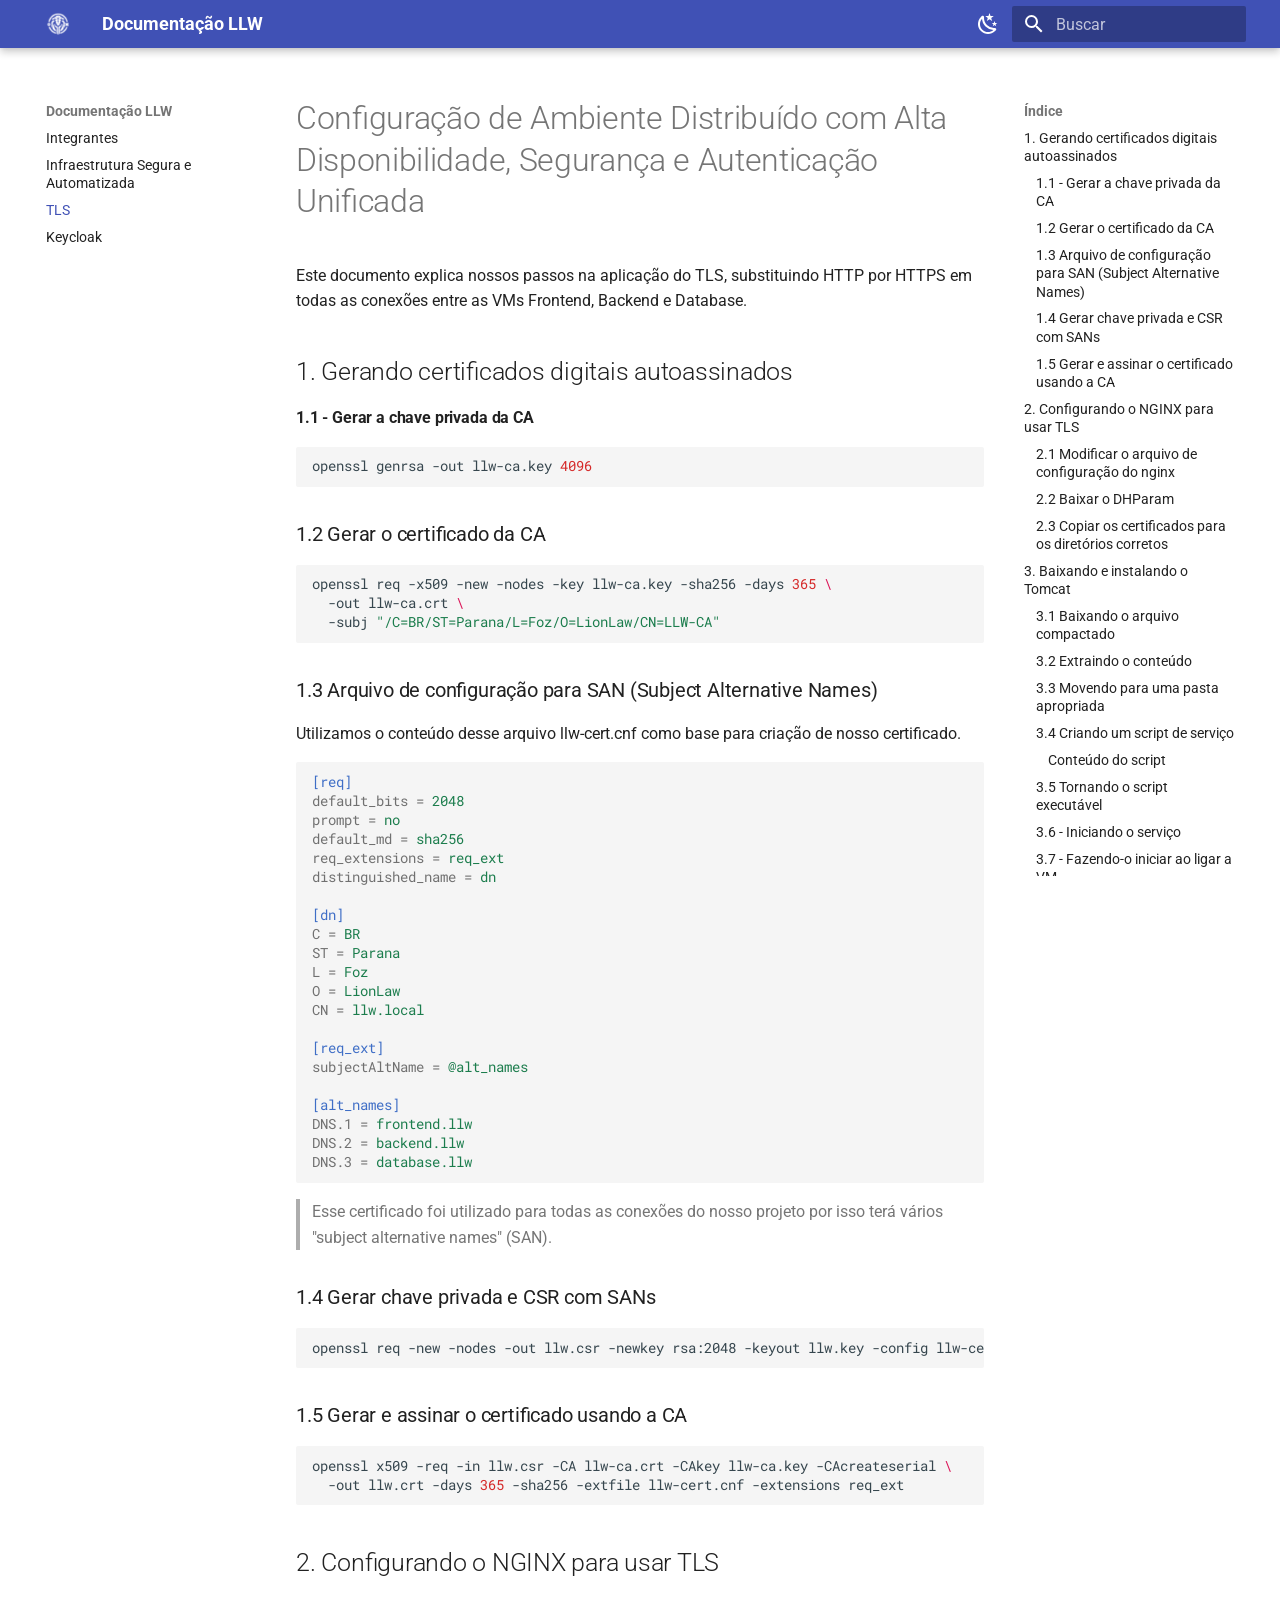
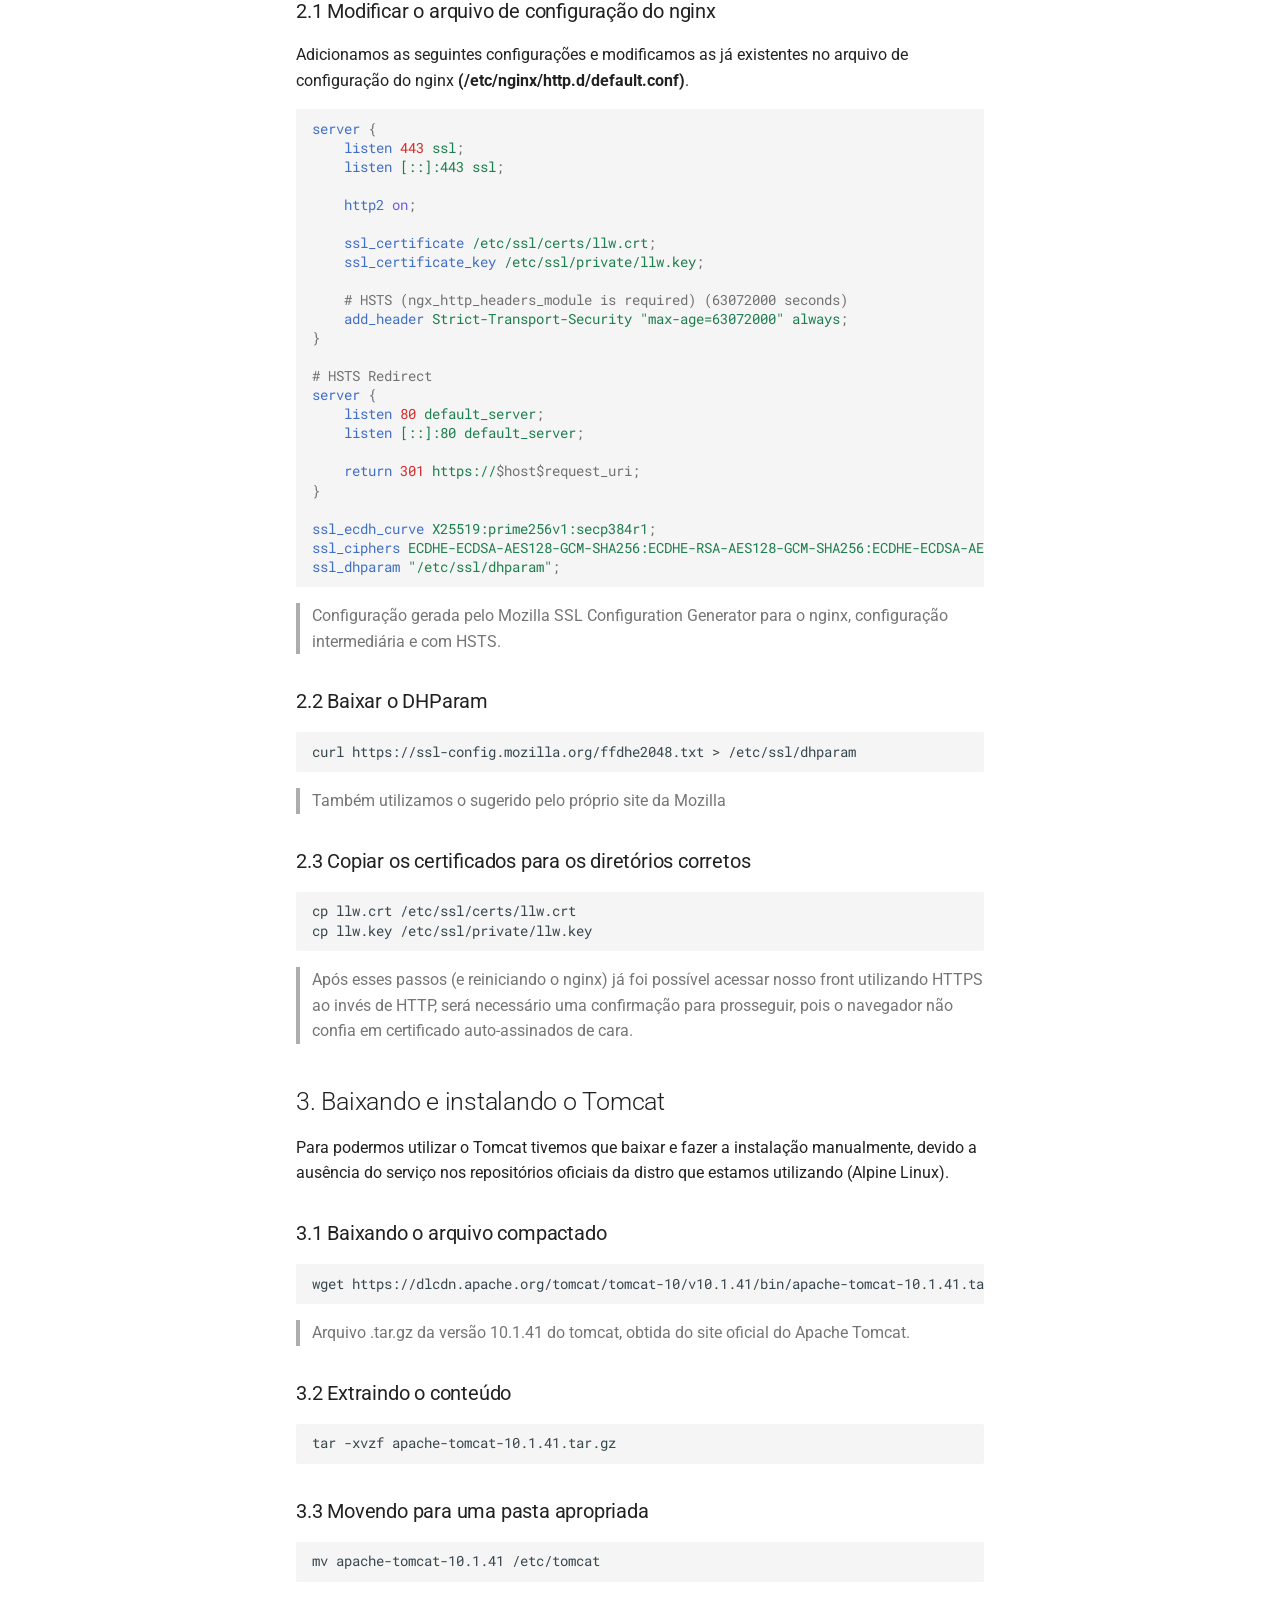
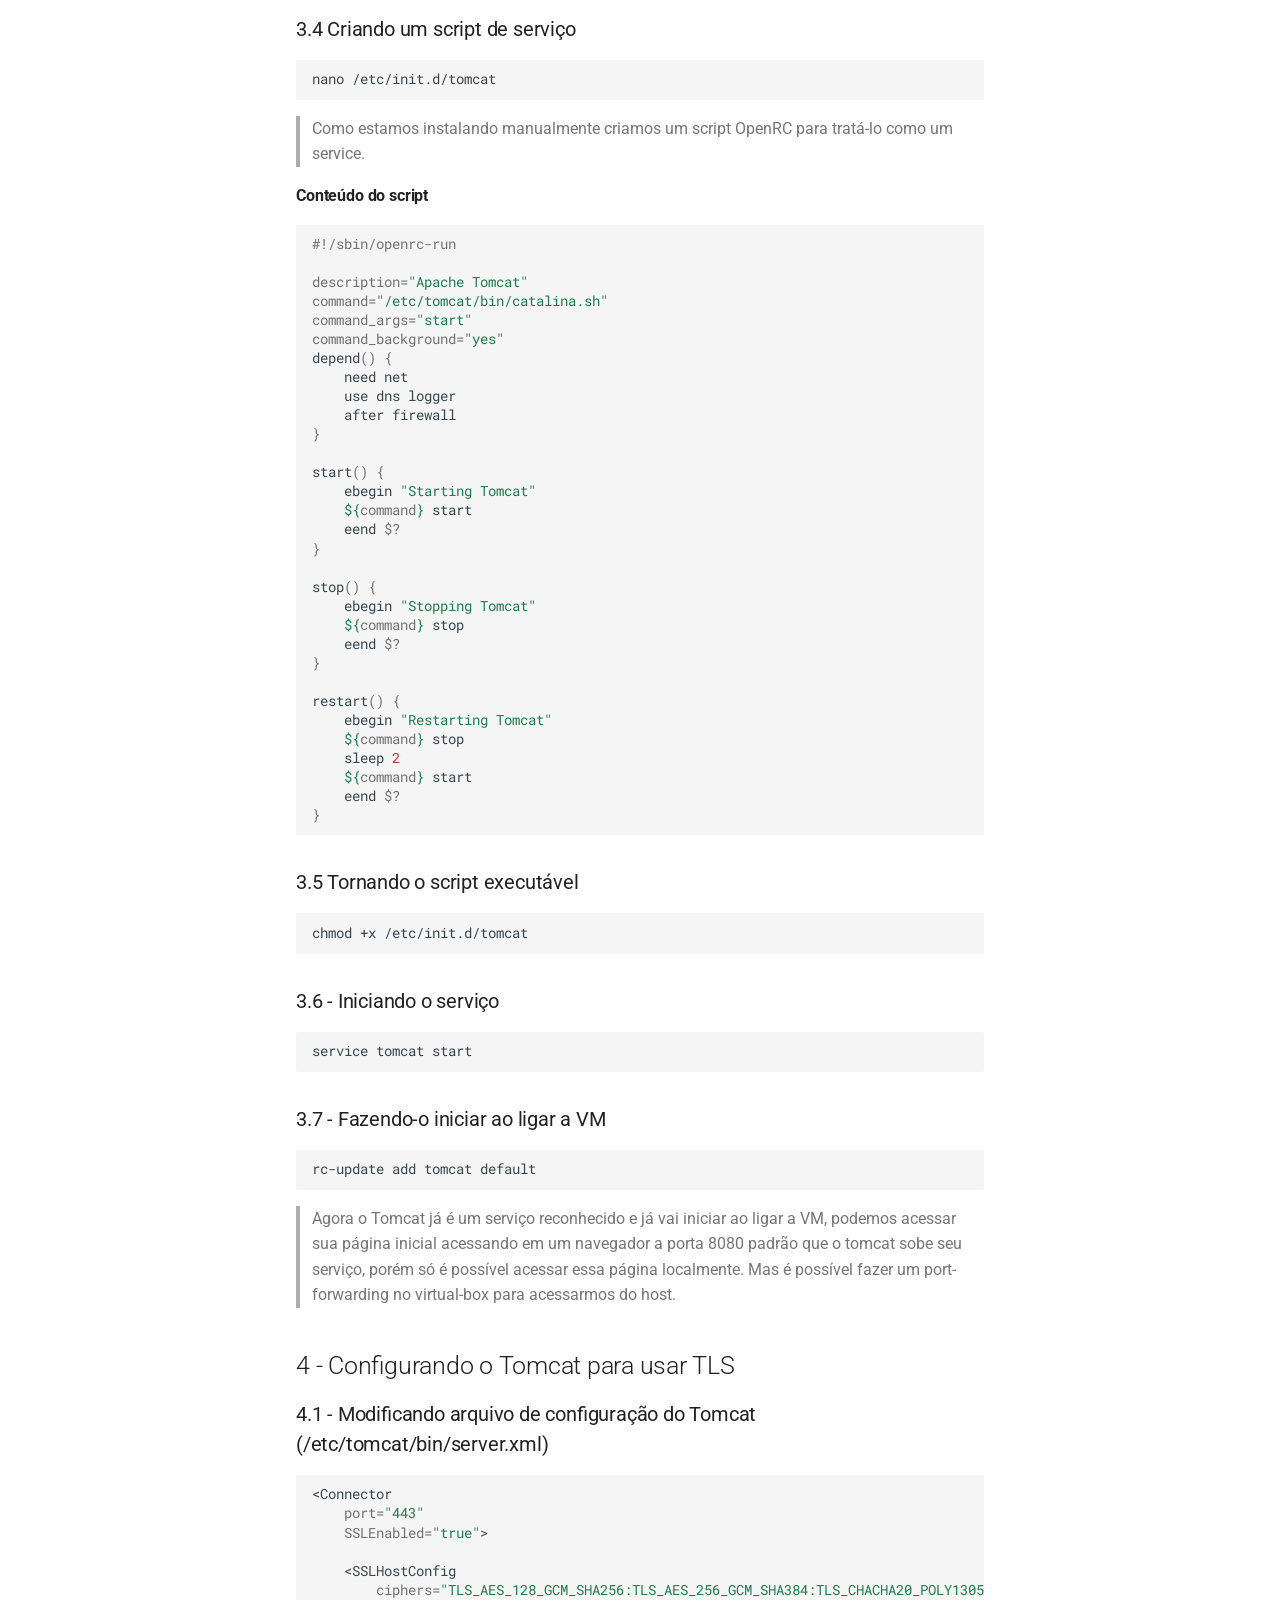
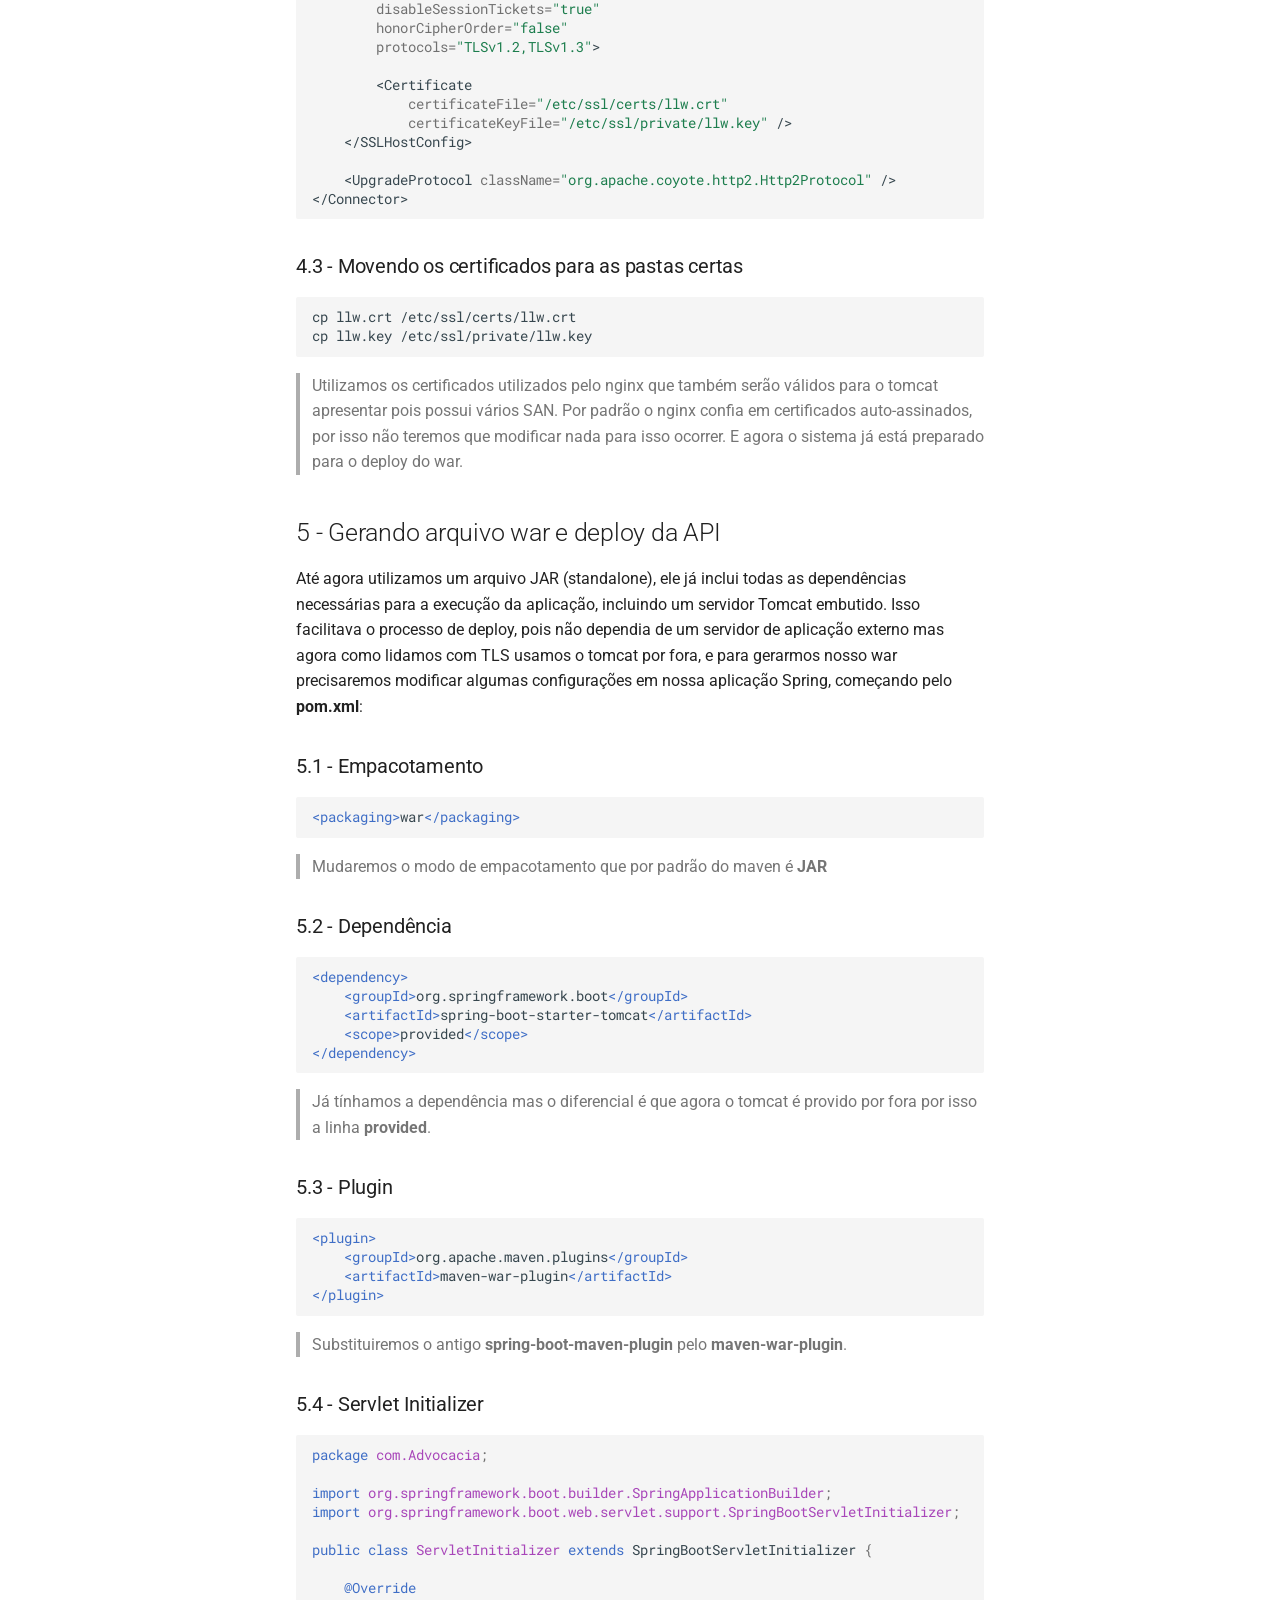
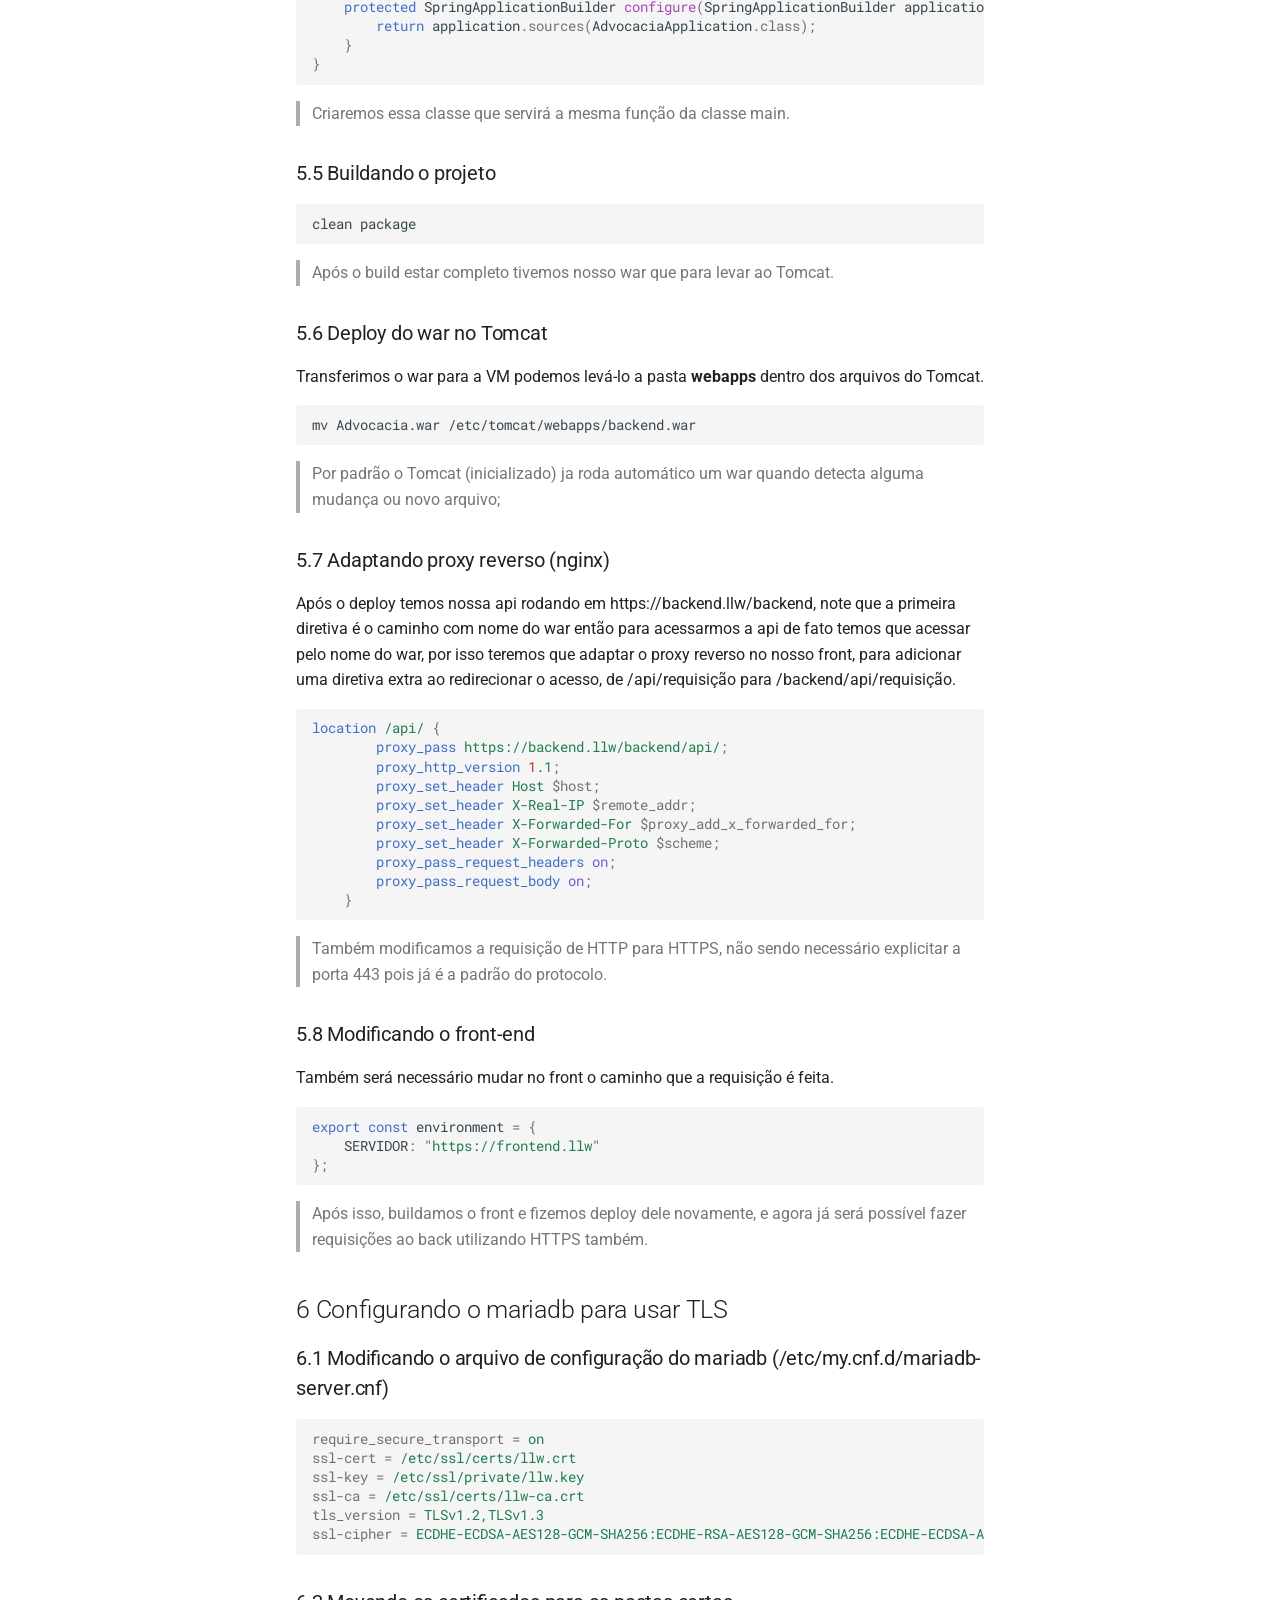
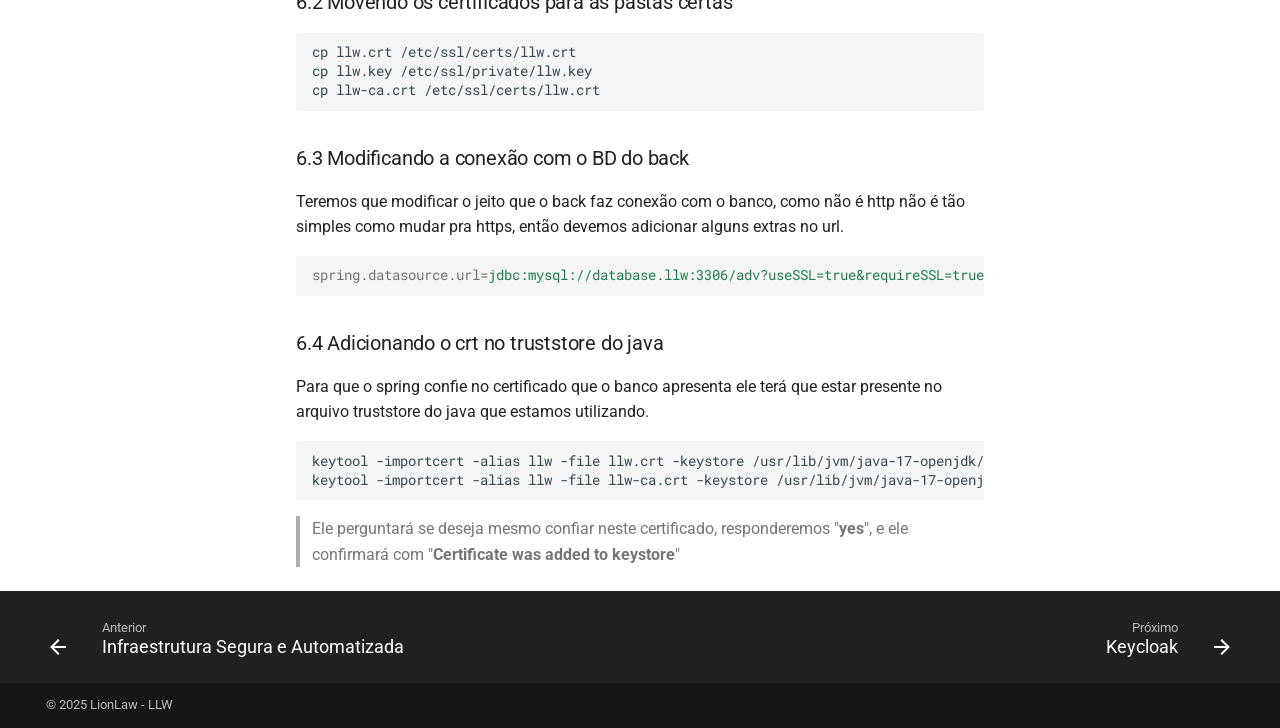
<file: index.html>
<!doctype html>
<html lang="pt" class="no-js">
  <head>
    
      <meta charset="utf-8">
      <meta name="viewport" content="width=device-width,initial-scale=1">
      
      
      
      
        <link rel="prev" href="mensal2/">
      
      
        <link rel="next" href="keycloak/">
      
      
      <link rel="icon" href="llw.ico">
      <meta name="generator" content="mkdocs-1.6.1, mkdocs-material-9.6.11">
    
    
      
        <title>Documentação LLW</title>
      
    
    
      <link rel="stylesheet" href="assets/stylesheets/main.4af4bdda.min.css">
      
        
        <link rel="stylesheet" href="assets/stylesheets/palette.06af60db.min.css">
      
      


    
    
      
    
    
      
        
        
        <link rel="preconnect" href="https://fonts.gstatic.com" crossorigin>
        <link rel="stylesheet" href="https://fonts.googleapis.com/css?family=Roboto:300,300i,400,400i,700,700i%7CRoboto+Mono:400,400i,700,700i&display=fallback">
        <style>:root{--md-text-font:"Roboto";--md-code-font:"Roboto Mono"}</style>
      
    
    
    <script>__md_scope=new URL(".",location),__md_hash=e=>[...e].reduce(((e,_)=>(e<<5)-e+_.charCodeAt(0)),0),__md_get=(e,_=localStorage,t=__md_scope)=>JSON.parse(_.getItem(t.pathname+"."+e)),__md_set=(e,_,t=localStorage,a=__md_scope)=>{try{t.setItem(a.pathname+"."+e,JSON.stringify(_))}catch(e){}}</script>
    
      

    
    
    
  </head>
  
  
    
    
      
    
    
    
    
    <body dir="ltr" data-md-color-scheme="slate" data-md-color-primary="indigo" data-md-color-accent="indigo">
  
    
    <input class="md-toggle" data-md-toggle="drawer" type="checkbox" id="__drawer" autocomplete="off">
    <input class="md-toggle" data-md-toggle="search" type="checkbox" id="__search" autocomplete="off">
    <label class="md-overlay" for="__drawer"></label>
    <div data-md-component="skip">
      
        
        <a href="#configuracao-de-ambiente-distribuido-com-alta-disponibilidade-seguranca-e-autenticacao-unificada" class="md-skip">
          Pular para conteúdo
        </a>
      
    </div>
    <div data-md-component="announce">
      
    </div>
    
    
      

  

<header class="md-header md-header--shadow" data-md-component="header">
  <nav class="md-header__inner md-grid" aria-label="Cabeçalho">
    <a href="." title="Documentação LLW" class="md-header__button md-logo" aria-label="Documentação LLW" data-md-component="logo">
      
  <img src="llw.ico" alt="logo">

    </a>
    <label class="md-header__button md-icon" for="__drawer">
      
      <svg xmlns="http://www.w3.org/2000/svg" viewBox="0 0 24 24"><path d="M3 6h18v2H3zm0 5h18v2H3zm0 5h18v2H3z"/></svg>
    </label>
    <div class="md-header__title" data-md-component="header-title">
      <div class="md-header__ellipsis">
        <div class="md-header__topic">
          <span class="md-ellipsis">
            Documentação LLW
          </span>
        </div>
        <div class="md-header__topic" data-md-component="header-topic">
          <span class="md-ellipsis">
            
              TLS
            
          </span>
        </div>
      </div>
    </div>
    
      
        <form class="md-header__option" data-md-component="palette">
  
    
    
    
    <input class="md-option" data-md-color-media="(prefers-color-scheme: dark)" data-md-color-scheme="slate" data-md-color-primary="indigo" data-md-color-accent="indigo"  aria-label="Modo claro"  type="radio" name="__palette" id="__palette_0">
    
      <label class="md-header__button md-icon" title="Modo claro" for="__palette_1" hidden>
        <svg xmlns="http://www.w3.org/2000/svg" viewBox="0 0 24 24"><path d="M12 7a5 5 0 0 1 5 5 5 5 0 0 1-5 5 5 5 0 0 1-5-5 5 5 0 0 1 5-5m0 2a3 3 0 0 0-3 3 3 3 0 0 0 3 3 3 3 0 0 0 3-3 3 3 0 0 0-3-3m0-7 2.39 3.42C13.65 5.15 12.84 5 12 5s-1.65.15-2.39.42zM3.34 7l4.16-.35A7.2 7.2 0 0 0 5.94 8.5c-.44.74-.69 1.5-.83 2.29zm.02 10 1.76-3.77a7.131 7.131 0 0 0 2.38 4.14zM20.65 7l-1.77 3.79a7.02 7.02 0 0 0-2.38-4.15zm-.01 10-4.14.36c.59-.51 1.12-1.14 1.54-1.86.42-.73.69-1.5.83-2.29zM12 22l-2.41-3.44c.74.27 1.55.44 2.41.44.82 0 1.63-.17 2.37-.44z"/></svg>
      </label>
    
  
    
    
    
    <input class="md-option" data-md-color-media="(prefers-color-scheme: light)" data-md-color-scheme="default" data-md-color-primary="indigo" data-md-color-accent="indigo"  aria-label="Modo escuro"  type="radio" name="__palette" id="__palette_1">
    
      <label class="md-header__button md-icon" title="Modo escuro" for="__palette_0" hidden>
        <svg xmlns="http://www.w3.org/2000/svg" viewBox="0 0 24 24"><path d="m17.75 4.09-2.53 1.94.91 3.06-2.63-1.81-2.63 1.81.91-3.06-2.53-1.94L12.44 4l1.06-3 1.06 3zm3.5 6.91-1.64 1.25.59 1.98-1.7-1.17-1.7 1.17.59-1.98L15.75 11l2.06-.05L18.5 9l.69 1.95zm-2.28 4.95c.83-.08 1.72 1.1 1.19 1.85-.32.45-.66.87-1.08 1.27C15.17 23 8.84 23 4.94 19.07c-3.91-3.9-3.91-10.24 0-14.14.4-.4.82-.76 1.27-1.08.75-.53 1.93.36 1.85 1.19-.27 2.86.69 5.83 2.89 8.02a9.96 9.96 0 0 0 8.02 2.89m-1.64 2.02a12.08 12.08 0 0 1-7.8-3.47c-2.17-2.19-3.33-5-3.49-7.82-2.81 3.14-2.7 7.96.31 10.98 3.02 3.01 7.84 3.12 10.98.31"/></svg>
      </label>
    
  
</form>
      
    
    
      <script>var palette=__md_get("__palette");if(palette&&palette.color){if("(prefers-color-scheme)"===palette.color.media){var media=matchMedia("(prefers-color-scheme: light)"),input=document.querySelector(media.matches?"[data-md-color-media='(prefers-color-scheme: light)']":"[data-md-color-media='(prefers-color-scheme: dark)']");palette.color.media=input.getAttribute("data-md-color-media"),palette.color.scheme=input.getAttribute("data-md-color-scheme"),palette.color.primary=input.getAttribute("data-md-color-primary"),palette.color.accent=input.getAttribute("data-md-color-accent")}for(var[key,value]of Object.entries(palette.color))document.body.setAttribute("data-md-color-"+key,value)}</script>
    
    
    
      
      
        <label class="md-header__button md-icon" for="__search">
          
          <svg xmlns="http://www.w3.org/2000/svg" viewBox="0 0 24 24"><path d="M9.5 3A6.5 6.5 0 0 1 16 9.5c0 1.61-.59 3.09-1.56 4.23l.27.27h.79l5 5-1.5 1.5-5-5v-.79l-.27-.27A6.52 6.52 0 0 1 9.5 16 6.5 6.5 0 0 1 3 9.5 6.5 6.5 0 0 1 9.5 3m0 2C7 5 5 7 5 9.5S7 14 9.5 14 14 12 14 9.5 12 5 9.5 5"/></svg>
        </label>
        <div class="md-search" data-md-component="search" role="dialog">
  <label class="md-search__overlay" for="__search"></label>
  <div class="md-search__inner" role="search">
    <form class="md-search__form" name="search">
      <input type="text" class="md-search__input" name="query" aria-label="Buscar" placeholder="Buscar" autocapitalize="off" autocorrect="off" autocomplete="off" spellcheck="false" data-md-component="search-query" required>
      <label class="md-search__icon md-icon" for="__search">
        
        <svg xmlns="http://www.w3.org/2000/svg" viewBox="0 0 24 24"><path d="M9.5 3A6.5 6.5 0 0 1 16 9.5c0 1.61-.59 3.09-1.56 4.23l.27.27h.79l5 5-1.5 1.5-5-5v-.79l-.27-.27A6.52 6.52 0 0 1 9.5 16 6.5 6.5 0 0 1 3 9.5 6.5 6.5 0 0 1 9.5 3m0 2C7 5 5 7 5 9.5S7 14 9.5 14 14 12 14 9.5 12 5 9.5 5"/></svg>
        
        <svg xmlns="http://www.w3.org/2000/svg" viewBox="0 0 24 24"><path d="M20 11v2H8l5.5 5.5-1.42 1.42L4.16 12l7.92-7.92L13.5 5.5 8 11z"/></svg>
      </label>
      <nav class="md-search__options" aria-label="Pesquisar">
        
          <a href="javascript:void(0)" class="md-search__icon md-icon" title="Compartilhar" aria-label="Compartilhar" data-clipboard data-clipboard-text="" data-md-component="search-share" tabindex="-1">
            
            <svg xmlns="http://www.w3.org/2000/svg" viewBox="0 0 24 24"><path d="M18 16.08c-.76 0-1.44.3-1.96.77L8.91 12.7c.05-.23.09-.46.09-.7s-.04-.47-.09-.7l7.05-4.11c.54.5 1.25.81 2.04.81a3 3 0 0 0 3-3 3 3 0 0 0-3-3 3 3 0 0 0-3 3c0 .24.04.47.09.7L8.04 9.81C7.5 9.31 6.79 9 6 9a3 3 0 0 0-3 3 3 3 0 0 0 3 3c.79 0 1.5-.31 2.04-.81l7.12 4.15c-.05.21-.08.43-.08.66 0 1.61 1.31 2.91 2.92 2.91s2.92-1.3 2.92-2.91A2.92 2.92 0 0 0 18 16.08"/></svg>
          </a>
        
        <button type="reset" class="md-search__icon md-icon" title="Limpar" aria-label="Limpar" tabindex="-1">
          
          <svg xmlns="http://www.w3.org/2000/svg" viewBox="0 0 24 24"><path d="M19 6.41 17.59 5 12 10.59 6.41 5 5 6.41 10.59 12 5 17.59 6.41 19 12 13.41 17.59 19 19 17.59 13.41 12z"/></svg>
        </button>
      </nav>
      
        <div class="md-search__suggest" data-md-component="search-suggest"></div>
      
    </form>
    <div class="md-search__output">
      <div class="md-search__scrollwrap" tabindex="0" data-md-scrollfix>
        <div class="md-search-result" data-md-component="search-result">
          <div class="md-search-result__meta">
            Inicializando busca
          </div>
          <ol class="md-search-result__list" role="presentation"></ol>
        </div>
      </div>
    </div>
  </div>
</div>
      
    
    
  </nav>
  
</header>
    
    <div class="md-container" data-md-component="container">
      
      
        
          
        
      
      <main class="md-main" data-md-component="main">
        <div class="md-main__inner md-grid">
          
            
              
              <div class="md-sidebar md-sidebar--primary" data-md-component="sidebar" data-md-type="navigation" >
                <div class="md-sidebar__scrollwrap">
                  <div class="md-sidebar__inner">
                    



<nav class="md-nav md-nav--primary" aria-label="Navegação" data-md-level="0">
  <label class="md-nav__title" for="__drawer">
    <a href="." title="Documentação LLW" class="md-nav__button md-logo" aria-label="Documentação LLW" data-md-component="logo">
      
  <img src="llw.ico" alt="logo">

    </a>
    Documentação LLW
  </label>
  
  <ul class="md-nav__list" data-md-scrollfix>
    
      
      
  
  
  
  
    <li class="md-nav__item">
      <a href="enunciado/" class="md-nav__link">
        
  
  
  <span class="md-ellipsis">
    Integrantes
    
  </span>
  

      </a>
    </li>
  

    
      
      
  
  
  
  
    <li class="md-nav__item">
      <a href="mensal2/" class="md-nav__link">
        
  
  
  <span class="md-ellipsis">
    Infraestrutura Segura e Automatizada
    
  </span>
  

      </a>
    </li>
  

    
      
      
  
  
    
  
  
  
    <li class="md-nav__item md-nav__item--active">
      
      <input class="md-nav__toggle md-toggle" type="checkbox" id="__toc">
      
      
        
      
      
        <label class="md-nav__link md-nav__link--active" for="__toc">
          
  
  
  <span class="md-ellipsis">
    TLS
    
  </span>
  

          <span class="md-nav__icon md-icon"></span>
        </label>
      
      <a href="." class="md-nav__link md-nav__link--active">
        
  
  
  <span class="md-ellipsis">
    TLS
    
  </span>
  

      </a>
      
        

<nav class="md-nav md-nav--secondary" aria-label="Índice">
  
  
  
    
  
  
    <label class="md-nav__title" for="__toc">
      <span class="md-nav__icon md-icon"></span>
      Índice
    </label>
    <ul class="md-nav__list" data-md-component="toc" data-md-scrollfix>
      
        <li class="md-nav__item">
  <a href="#1-gerando-certificados-digitais-autoassinados" class="md-nav__link">
    <span class="md-ellipsis">
      1. Gerando certificados digitais autoassinados
    </span>
  </a>
  
    <nav class="md-nav" aria-label="1. Gerando certificados digitais autoassinados">
      <ul class="md-nav__list">
        
          <li class="md-nav__item">
  <a href="#11-gerar-a-chave-privada-da-ca" class="md-nav__link">
    <span class="md-ellipsis">
      1.1 - Gerar a chave privada da CA
    </span>
  </a>
  
</li>
        
          <li class="md-nav__item">
  <a href="#12-gerar-o-certificado-da-ca" class="md-nav__link">
    <span class="md-ellipsis">
      1.2 Gerar o certificado da CA
    </span>
  </a>
  
</li>
        
          <li class="md-nav__item">
  <a href="#13-arquivo-de-configuracao-para-san-subject-alternative-names" class="md-nav__link">
    <span class="md-ellipsis">
      1.3 Arquivo de configuração para SAN (Subject Alternative Names)
    </span>
  </a>
  
</li>
        
          <li class="md-nav__item">
  <a href="#14-gerar-chave-privada-e-csr-com-sans" class="md-nav__link">
    <span class="md-ellipsis">
      1.4 Gerar chave privada e CSR com SANs
    </span>
  </a>
  
</li>
        
          <li class="md-nav__item">
  <a href="#15-gerar-e-assinar-o-certificado-usando-a-ca" class="md-nav__link">
    <span class="md-ellipsis">
      1.5 Gerar e assinar o certificado usando a CA
    </span>
  </a>
  
</li>
        
      </ul>
    </nav>
  
</li>
      
        <li class="md-nav__item">
  <a href="#2-configurando-o-nginx-para-usar-tls" class="md-nav__link">
    <span class="md-ellipsis">
      2. Configurando o NGINX para usar TLS
    </span>
  </a>
  
    <nav class="md-nav" aria-label="2. Configurando o NGINX para usar TLS">
      <ul class="md-nav__list">
        
          <li class="md-nav__item">
  <a href="#21-modificar-o-arquivo-de-configuracao-do-nginx" class="md-nav__link">
    <span class="md-ellipsis">
      2.1 Modificar o arquivo de configuração do nginx
    </span>
  </a>
  
</li>
        
          <li class="md-nav__item">
  <a href="#22-baixar-o-dhparam" class="md-nav__link">
    <span class="md-ellipsis">
      2.2 Baixar o DHParam
    </span>
  </a>
  
</li>
        
          <li class="md-nav__item">
  <a href="#23-copiar-os-certificados-para-os-diretorios-corretos" class="md-nav__link">
    <span class="md-ellipsis">
      2.3 Copiar os certificados para os diretórios corretos
    </span>
  </a>
  
</li>
        
      </ul>
    </nav>
  
</li>
      
        <li class="md-nav__item">
  <a href="#3-baixando-e-instalando-o-tomcat" class="md-nav__link">
    <span class="md-ellipsis">
      3. Baixando e instalando o Tomcat
    </span>
  </a>
  
    <nav class="md-nav" aria-label="3. Baixando e instalando o Tomcat">
      <ul class="md-nav__list">
        
          <li class="md-nav__item">
  <a href="#31-baixando-o-arquivo-compactado" class="md-nav__link">
    <span class="md-ellipsis">
      3.1 Baixando o arquivo compactado
    </span>
  </a>
  
</li>
        
          <li class="md-nav__item">
  <a href="#32-extraindo-o-conteudo" class="md-nav__link">
    <span class="md-ellipsis">
      3.2 Extraindo o conteúdo
    </span>
  </a>
  
</li>
        
          <li class="md-nav__item">
  <a href="#33-movendo-para-uma-pasta-apropriada" class="md-nav__link">
    <span class="md-ellipsis">
      3.3 Movendo para uma pasta apropriada
    </span>
  </a>
  
</li>
        
          <li class="md-nav__item">
  <a href="#34-criando-um-script-de-servico" class="md-nav__link">
    <span class="md-ellipsis">
      3.4 Criando um script de serviço
    </span>
  </a>
  
    <nav class="md-nav" aria-label="3.4 Criando um script de serviço">
      <ul class="md-nav__list">
        
          <li class="md-nav__item">
  <a href="#conteudo-do-script" class="md-nav__link">
    <span class="md-ellipsis">
      Conteúdo do script
    </span>
  </a>
  
</li>
        
      </ul>
    </nav>
  
</li>
        
          <li class="md-nav__item">
  <a href="#35-tornando-o-script-executavel" class="md-nav__link">
    <span class="md-ellipsis">
      3.5 Tornando o script executável
    </span>
  </a>
  
</li>
        
          <li class="md-nav__item">
  <a href="#36-iniciando-o-servico" class="md-nav__link">
    <span class="md-ellipsis">
      3.6 - Iniciando o serviço
    </span>
  </a>
  
</li>
        
          <li class="md-nav__item">
  <a href="#37-fazendo-o-iniciar-ao-ligar-a-vm" class="md-nav__link">
    <span class="md-ellipsis">
      3.7 - Fazendo-o iniciar ao ligar a VM
    </span>
  </a>
  
</li>
        
      </ul>
    </nav>
  
</li>
      
        <li class="md-nav__item">
  <a href="#4-configurando-o-tomcat-para-usar-tls" class="md-nav__link">
    <span class="md-ellipsis">
      4 - Configurando o Tomcat para usar TLS
    </span>
  </a>
  
    <nav class="md-nav" aria-label="4 - Configurando o Tomcat para usar TLS">
      <ul class="md-nav__list">
        
          <li class="md-nav__item">
  <a href="#41-modificando-arquivo-de-configuracao-do-tomcat-etctomcatbinserverxml" class="md-nav__link">
    <span class="md-ellipsis">
      4.1 - Modificando arquivo de configuração do Tomcat (/etc/tomcat/bin/server.xml)
    </span>
  </a>
  
</li>
        
          <li class="md-nav__item">
  <a href="#43-movendo-os-certificados-para-as-pastas-certas" class="md-nav__link">
    <span class="md-ellipsis">
      4.3 - Movendo os certificados para as pastas certas
    </span>
  </a>
  
</li>
        
      </ul>
    </nav>
  
</li>
      
        <li class="md-nav__item">
  <a href="#5-gerando-arquivo-war-e-deploy-da-api" class="md-nav__link">
    <span class="md-ellipsis">
      5 - Gerando arquivo war e deploy da API
    </span>
  </a>
  
    <nav class="md-nav" aria-label="5 - Gerando arquivo war e deploy da API">
      <ul class="md-nav__list">
        
          <li class="md-nav__item">
  <a href="#51-empacotamento" class="md-nav__link">
    <span class="md-ellipsis">
      5.1 - Empacotamento
    </span>
  </a>
  
</li>
        
          <li class="md-nav__item">
  <a href="#52-dependencia" class="md-nav__link">
    <span class="md-ellipsis">
      5.2 - Dependência
    </span>
  </a>
  
</li>
        
          <li class="md-nav__item">
  <a href="#53-plugin" class="md-nav__link">
    <span class="md-ellipsis">
      5.3 - Plugin
    </span>
  </a>
  
</li>
        
          <li class="md-nav__item">
  <a href="#54-servlet-initializer" class="md-nav__link">
    <span class="md-ellipsis">
      5.4 - Servlet Initializer
    </span>
  </a>
  
</li>
        
          <li class="md-nav__item">
  <a href="#55-buildando-o-projeto" class="md-nav__link">
    <span class="md-ellipsis">
      5.5 Buildando o projeto
    </span>
  </a>
  
</li>
        
          <li class="md-nav__item">
  <a href="#56-deploy-do-war-no-tomcat" class="md-nav__link">
    <span class="md-ellipsis">
      5.6 Deploy do war no Tomcat
    </span>
  </a>
  
</li>
        
          <li class="md-nav__item">
  <a href="#57-adaptando-proxy-reverso-nginx" class="md-nav__link">
    <span class="md-ellipsis">
      5.7 Adaptando proxy reverso (nginx)
    </span>
  </a>
  
</li>
        
          <li class="md-nav__item">
  <a href="#58-modificando-o-front-end" class="md-nav__link">
    <span class="md-ellipsis">
      5.8 Modificando o front-end
    </span>
  </a>
  
</li>
        
      </ul>
    </nav>
  
</li>
      
        <li class="md-nav__item">
  <a href="#6-configurando-o-mariadb-para-usar-tls" class="md-nav__link">
    <span class="md-ellipsis">
      6 Configurando o mariadb para usar TLS
    </span>
  </a>
  
    <nav class="md-nav" aria-label="6 Configurando o mariadb para usar TLS">
      <ul class="md-nav__list">
        
          <li class="md-nav__item">
  <a href="#61-modificando-o-arquivo-de-configuracao-do-mariadb-etcmycnfdmariadb-servercnf" class="md-nav__link">
    <span class="md-ellipsis">
      6.1 Modificando o arquivo de configuração do mariadb (/etc/my.cnf.d/mariadb-server.cnf)
    </span>
  </a>
  
</li>
        
          <li class="md-nav__item">
  <a href="#62-movendo-os-certificados-para-as-pastas-certas" class="md-nav__link">
    <span class="md-ellipsis">
      6.2 Movendo os certificados para as pastas certas
    </span>
  </a>
  
</li>
        
          <li class="md-nav__item">
  <a href="#63-modificando-a-conexao-com-o-bd-do-back" class="md-nav__link">
    <span class="md-ellipsis">
      6.3 Modificando a conexão com o BD do back
    </span>
  </a>
  
</li>
        
          <li class="md-nav__item">
  <a href="#64-adicionando-o-crt-no-truststore-do-java" class="md-nav__link">
    <span class="md-ellipsis">
      6.4 Adicionando o crt no truststore do java
    </span>
  </a>
  
</li>
        
      </ul>
    </nav>
  
</li>
      
    </ul>
  
</nav>
      
    </li>
  

    
      
      
  
  
  
  
    <li class="md-nav__item">
      <a href="keycloak/" class="md-nav__link">
        
  
  
  <span class="md-ellipsis">
    Keycloak
    
  </span>
  

      </a>
    </li>
  

    
  </ul>
</nav>
                  </div>
                </div>
              </div>
            
            
              
              <div class="md-sidebar md-sidebar--secondary" data-md-component="sidebar" data-md-type="toc" >
                <div class="md-sidebar__scrollwrap">
                  <div class="md-sidebar__inner">
                    

<nav class="md-nav md-nav--secondary" aria-label="Índice">
  
  
  
    
  
  
    <label class="md-nav__title" for="__toc">
      <span class="md-nav__icon md-icon"></span>
      Índice
    </label>
    <ul class="md-nav__list" data-md-component="toc" data-md-scrollfix>
      
        <li class="md-nav__item">
  <a href="#1-gerando-certificados-digitais-autoassinados" class="md-nav__link">
    <span class="md-ellipsis">
      1. Gerando certificados digitais autoassinados
    </span>
  </a>
  
    <nav class="md-nav" aria-label="1. Gerando certificados digitais autoassinados">
      <ul class="md-nav__list">
        
          <li class="md-nav__item">
  <a href="#11-gerar-a-chave-privada-da-ca" class="md-nav__link">
    <span class="md-ellipsis">
      1.1 - Gerar a chave privada da CA
    </span>
  </a>
  
</li>
        
          <li class="md-nav__item">
  <a href="#12-gerar-o-certificado-da-ca" class="md-nav__link">
    <span class="md-ellipsis">
      1.2 Gerar o certificado da CA
    </span>
  </a>
  
</li>
        
          <li class="md-nav__item">
  <a href="#13-arquivo-de-configuracao-para-san-subject-alternative-names" class="md-nav__link">
    <span class="md-ellipsis">
      1.3 Arquivo de configuração para SAN (Subject Alternative Names)
    </span>
  </a>
  
</li>
        
          <li class="md-nav__item">
  <a href="#14-gerar-chave-privada-e-csr-com-sans" class="md-nav__link">
    <span class="md-ellipsis">
      1.4 Gerar chave privada e CSR com SANs
    </span>
  </a>
  
</li>
        
          <li class="md-nav__item">
  <a href="#15-gerar-e-assinar-o-certificado-usando-a-ca" class="md-nav__link">
    <span class="md-ellipsis">
      1.5 Gerar e assinar o certificado usando a CA
    </span>
  </a>
  
</li>
        
      </ul>
    </nav>
  
</li>
      
        <li class="md-nav__item">
  <a href="#2-configurando-o-nginx-para-usar-tls" class="md-nav__link">
    <span class="md-ellipsis">
      2. Configurando o NGINX para usar TLS
    </span>
  </a>
  
    <nav class="md-nav" aria-label="2. Configurando o NGINX para usar TLS">
      <ul class="md-nav__list">
        
          <li class="md-nav__item">
  <a href="#21-modificar-o-arquivo-de-configuracao-do-nginx" class="md-nav__link">
    <span class="md-ellipsis">
      2.1 Modificar o arquivo de configuração do nginx
    </span>
  </a>
  
</li>
        
          <li class="md-nav__item">
  <a href="#22-baixar-o-dhparam" class="md-nav__link">
    <span class="md-ellipsis">
      2.2 Baixar o DHParam
    </span>
  </a>
  
</li>
        
          <li class="md-nav__item">
  <a href="#23-copiar-os-certificados-para-os-diretorios-corretos" class="md-nav__link">
    <span class="md-ellipsis">
      2.3 Copiar os certificados para os diretórios corretos
    </span>
  </a>
  
</li>
        
      </ul>
    </nav>
  
</li>
      
        <li class="md-nav__item">
  <a href="#3-baixando-e-instalando-o-tomcat" class="md-nav__link">
    <span class="md-ellipsis">
      3. Baixando e instalando o Tomcat
    </span>
  </a>
  
    <nav class="md-nav" aria-label="3. Baixando e instalando o Tomcat">
      <ul class="md-nav__list">
        
          <li class="md-nav__item">
  <a href="#31-baixando-o-arquivo-compactado" class="md-nav__link">
    <span class="md-ellipsis">
      3.1 Baixando o arquivo compactado
    </span>
  </a>
  
</li>
        
          <li class="md-nav__item">
  <a href="#32-extraindo-o-conteudo" class="md-nav__link">
    <span class="md-ellipsis">
      3.2 Extraindo o conteúdo
    </span>
  </a>
  
</li>
        
          <li class="md-nav__item">
  <a href="#33-movendo-para-uma-pasta-apropriada" class="md-nav__link">
    <span class="md-ellipsis">
      3.3 Movendo para uma pasta apropriada
    </span>
  </a>
  
</li>
        
          <li class="md-nav__item">
  <a href="#34-criando-um-script-de-servico" class="md-nav__link">
    <span class="md-ellipsis">
      3.4 Criando um script de serviço
    </span>
  </a>
  
    <nav class="md-nav" aria-label="3.4 Criando um script de serviço">
      <ul class="md-nav__list">
        
          <li class="md-nav__item">
  <a href="#conteudo-do-script" class="md-nav__link">
    <span class="md-ellipsis">
      Conteúdo do script
    </span>
  </a>
  
</li>
        
      </ul>
    </nav>
  
</li>
        
          <li class="md-nav__item">
  <a href="#35-tornando-o-script-executavel" class="md-nav__link">
    <span class="md-ellipsis">
      3.5 Tornando o script executável
    </span>
  </a>
  
</li>
        
          <li class="md-nav__item">
  <a href="#36-iniciando-o-servico" class="md-nav__link">
    <span class="md-ellipsis">
      3.6 - Iniciando o serviço
    </span>
  </a>
  
</li>
        
          <li class="md-nav__item">
  <a href="#37-fazendo-o-iniciar-ao-ligar-a-vm" class="md-nav__link">
    <span class="md-ellipsis">
      3.7 - Fazendo-o iniciar ao ligar a VM
    </span>
  </a>
  
</li>
        
      </ul>
    </nav>
  
</li>
      
        <li class="md-nav__item">
  <a href="#4-configurando-o-tomcat-para-usar-tls" class="md-nav__link">
    <span class="md-ellipsis">
      4 - Configurando o Tomcat para usar TLS
    </span>
  </a>
  
    <nav class="md-nav" aria-label="4 - Configurando o Tomcat para usar TLS">
      <ul class="md-nav__list">
        
          <li class="md-nav__item">
  <a href="#41-modificando-arquivo-de-configuracao-do-tomcat-etctomcatbinserverxml" class="md-nav__link">
    <span class="md-ellipsis">
      4.1 - Modificando arquivo de configuração do Tomcat (/etc/tomcat/bin/server.xml)
    </span>
  </a>
  
</li>
        
          <li class="md-nav__item">
  <a href="#43-movendo-os-certificados-para-as-pastas-certas" class="md-nav__link">
    <span class="md-ellipsis">
      4.3 - Movendo os certificados para as pastas certas
    </span>
  </a>
  
</li>
        
      </ul>
    </nav>
  
</li>
      
        <li class="md-nav__item">
  <a href="#5-gerando-arquivo-war-e-deploy-da-api" class="md-nav__link">
    <span class="md-ellipsis">
      5 - Gerando arquivo war e deploy da API
    </span>
  </a>
  
    <nav class="md-nav" aria-label="5 - Gerando arquivo war e deploy da API">
      <ul class="md-nav__list">
        
          <li class="md-nav__item">
  <a href="#51-empacotamento" class="md-nav__link">
    <span class="md-ellipsis">
      5.1 - Empacotamento
    </span>
  </a>
  
</li>
        
          <li class="md-nav__item">
  <a href="#52-dependencia" class="md-nav__link">
    <span class="md-ellipsis">
      5.2 - Dependência
    </span>
  </a>
  
</li>
        
          <li class="md-nav__item">
  <a href="#53-plugin" class="md-nav__link">
    <span class="md-ellipsis">
      5.3 - Plugin
    </span>
  </a>
  
</li>
        
          <li class="md-nav__item">
  <a href="#54-servlet-initializer" class="md-nav__link">
    <span class="md-ellipsis">
      5.4 - Servlet Initializer
    </span>
  </a>
  
</li>
        
          <li class="md-nav__item">
  <a href="#55-buildando-o-projeto" class="md-nav__link">
    <span class="md-ellipsis">
      5.5 Buildando o projeto
    </span>
  </a>
  
</li>
        
          <li class="md-nav__item">
  <a href="#56-deploy-do-war-no-tomcat" class="md-nav__link">
    <span class="md-ellipsis">
      5.6 Deploy do war no Tomcat
    </span>
  </a>
  
</li>
        
          <li class="md-nav__item">
  <a href="#57-adaptando-proxy-reverso-nginx" class="md-nav__link">
    <span class="md-ellipsis">
      5.7 Adaptando proxy reverso (nginx)
    </span>
  </a>
  
</li>
        
          <li class="md-nav__item">
  <a href="#58-modificando-o-front-end" class="md-nav__link">
    <span class="md-ellipsis">
      5.8 Modificando o front-end
    </span>
  </a>
  
</li>
        
      </ul>
    </nav>
  
</li>
      
        <li class="md-nav__item">
  <a href="#6-configurando-o-mariadb-para-usar-tls" class="md-nav__link">
    <span class="md-ellipsis">
      6 Configurando o mariadb para usar TLS
    </span>
  </a>
  
    <nav class="md-nav" aria-label="6 Configurando o mariadb para usar TLS">
      <ul class="md-nav__list">
        
          <li class="md-nav__item">
  <a href="#61-modificando-o-arquivo-de-configuracao-do-mariadb-etcmycnfdmariadb-servercnf" class="md-nav__link">
    <span class="md-ellipsis">
      6.1 Modificando o arquivo de configuração do mariadb (/etc/my.cnf.d/mariadb-server.cnf)
    </span>
  </a>
  
</li>
        
          <li class="md-nav__item">
  <a href="#62-movendo-os-certificados-para-as-pastas-certas" class="md-nav__link">
    <span class="md-ellipsis">
      6.2 Movendo os certificados para as pastas certas
    </span>
  </a>
  
</li>
        
          <li class="md-nav__item">
  <a href="#63-modificando-a-conexao-com-o-bd-do-back" class="md-nav__link">
    <span class="md-ellipsis">
      6.3 Modificando a conexão com o BD do back
    </span>
  </a>
  
</li>
        
          <li class="md-nav__item">
  <a href="#64-adicionando-o-crt-no-truststore-do-java" class="md-nav__link">
    <span class="md-ellipsis">
      6.4 Adicionando o crt no truststore do java
    </span>
  </a>
  
</li>
        
      </ul>
    </nav>
  
</li>
      
    </ul>
  
</nav>
                  </div>
                </div>
              </div>
            
          
          
            <div class="md-content" data-md-component="content">
              <article class="md-content__inner md-typeset">
                
                  



<h1 id="configuracao-de-ambiente-distribuido-com-alta-disponibilidade-seguranca-e-autenticacao-unificada">Configuração de Ambiente Distribuído com Alta Disponibilidade, Segurança e Autenticação Unificada<a class="headerlink" href="#configuracao-de-ambiente-distribuido-com-alta-disponibilidade-seguranca-e-autenticacao-unificada" title="Permanent link">&para;</a></h1>
<p>Este documento explica nossos passos na aplicação do TLS, substituindo HTTP por HTTPS em todas as conexões entre as VMs Frontend, Backend e Database.</p>
<h2 id="1-gerando-certificados-digitais-autoassinados">1. Gerando certificados digitais autoassinados<a class="headerlink" href="#1-gerando-certificados-digitais-autoassinados" title="Permanent link">&para;</a></h2>
<h4 id="11-gerar-a-chave-privada-da-ca">1.1 - Gerar a chave privada da CA<a class="headerlink" href="#11-gerar-a-chave-privada-da-ca" title="Permanent link">&para;</a></h4>
<div class="highlight"><pre><span></span><code>openssl<span class="w"> </span>genrsa<span class="w"> </span>-out<span class="w"> </span>llw-ca.key<span class="w"> </span><span class="m">4096</span>
</code></pre></div>
<h3 id="12-gerar-o-certificado-da-ca">1.2 Gerar o certificado da CA<a class="headerlink" href="#12-gerar-o-certificado-da-ca" title="Permanent link">&para;</a></h3>
<div class="highlight"><pre><span></span><code>openssl<span class="w"> </span>req<span class="w"> </span>-x509<span class="w"> </span>-new<span class="w"> </span>-nodes<span class="w"> </span>-key<span class="w"> </span>llw-ca.key<span class="w"> </span>-sha256<span class="w"> </span>-days<span class="w"> </span><span class="m">365</span><span class="w"> </span><span class="se">\</span>
<span class="w">  </span>-out<span class="w"> </span>llw-ca.crt<span class="w"> </span><span class="se">\</span>
<span class="w">  </span>-subj<span class="w"> </span><span class="s2">&quot;/C=BR/ST=Parana/L=Foz/O=LionLaw/CN=LLW-CA&quot;</span>
</code></pre></div>
<h3 id="13-arquivo-de-configuracao-para-san-subject-alternative-names">1.3 Arquivo de configuração para SAN (Subject Alternative Names)<a class="headerlink" href="#13-arquivo-de-configuracao-para-san-subject-alternative-names" title="Permanent link">&para;</a></h3>
<p>Utilizamos o conteúdo desse arquivo llw-cert.cnf como base para criação de nosso certificado.</p>
<div class="highlight"><pre><span></span><code><span class="k">[req]</span>
<span class="na">default_bits</span><span class="w"> </span><span class="o">=</span><span class="w"> </span><span class="s">2048</span>
<span class="na">prompt</span><span class="w"> </span><span class="o">=</span><span class="w"> </span><span class="s">no</span>
<span class="na">default_md</span><span class="w"> </span><span class="o">=</span><span class="w"> </span><span class="s">sha256</span>
<span class="na">req_extensions</span><span class="w"> </span><span class="o">=</span><span class="w"> </span><span class="s">req_ext</span>
<span class="na">distinguished_name</span><span class="w"> </span><span class="o">=</span><span class="w"> </span><span class="s">dn</span>

<span class="k">[dn]</span>
<span class="na">C</span><span class="w"> </span><span class="o">=</span><span class="w"> </span><span class="s">BR</span>
<span class="na">ST</span><span class="w"> </span><span class="o">=</span><span class="w"> </span><span class="s">Parana</span>
<span class="na">L</span><span class="w"> </span><span class="o">=</span><span class="w"> </span><span class="s">Foz</span>
<span class="na">O</span><span class="w"> </span><span class="o">=</span><span class="w"> </span><span class="s">LionLaw</span>
<span class="na">CN</span><span class="w"> </span><span class="o">=</span><span class="w"> </span><span class="s">llw.local</span>

<span class="k">[req_ext]</span>
<span class="na">subjectAltName</span><span class="w"> </span><span class="o">=</span><span class="w"> </span><span class="s">@alt_names</span>

<span class="k">[alt_names]</span>
<span class="na">DNS.1</span><span class="w"> </span><span class="o">=</span><span class="w"> </span><span class="s">frontend.llw</span>
<span class="na">DNS.2</span><span class="w"> </span><span class="o">=</span><span class="w"> </span><span class="s">backend.llw</span>
<span class="na">DNS.3</span><span class="w"> </span><span class="o">=</span><span class="w"> </span><span class="s">database.llw</span>
</code></pre></div>
<blockquote>
<p>Esse certificado foi utilizado para todas as conexões do nosso projeto por isso terá vários "subject alternative names" (SAN).</p>
</blockquote>
<h3 id="14-gerar-chave-privada-e-csr-com-sans">1.4 Gerar chave privada e CSR com SANs<a class="headerlink" href="#14-gerar-chave-privada-e-csr-com-sans" title="Permanent link">&para;</a></h3>
<div class="highlight"><pre><span></span><code>openssl<span class="w"> </span>req<span class="w"> </span>-new<span class="w"> </span>-nodes<span class="w"> </span>-out<span class="w"> </span>llw.csr<span class="w"> </span>-newkey<span class="w"> </span>rsa:2048<span class="w"> </span>-keyout<span class="w"> </span>llw.key<span class="w"> </span>-config<span class="w"> </span>llw-cert.cnf
</code></pre></div>
<h3 id="15-gerar-e-assinar-o-certificado-usando-a-ca">1.5 Gerar e assinar o certificado usando a CA<a class="headerlink" href="#15-gerar-e-assinar-o-certificado-usando-a-ca" title="Permanent link">&para;</a></h3>
<div class="highlight"><pre><span></span><code>openssl<span class="w"> </span>x509<span class="w"> </span>-req<span class="w"> </span>-in<span class="w"> </span>llw.csr<span class="w"> </span>-CA<span class="w"> </span>llw-ca.crt<span class="w"> </span>-CAkey<span class="w"> </span>llw-ca.key<span class="w"> </span>-CAcreateserial<span class="w"> </span><span class="se">\</span>
<span class="w">  </span>-out<span class="w"> </span>llw.crt<span class="w"> </span>-days<span class="w"> </span><span class="m">365</span><span class="w"> </span>-sha256<span class="w"> </span>-extfile<span class="w"> </span>llw-cert.cnf<span class="w"> </span>-extensions<span class="w"> </span>req_ext
</code></pre></div>
<h2 id="2-configurando-o-nginx-para-usar-tls">2. Configurando o NGINX para usar TLS<a class="headerlink" href="#2-configurando-o-nginx-para-usar-tls" title="Permanent link">&para;</a></h2>
<h3 id="21-modificar-o-arquivo-de-configuracao-do-nginx">2.1  Modificar o arquivo de configuração do nginx<a class="headerlink" href="#21-modificar-o-arquivo-de-configuracao-do-nginx" title="Permanent link">&para;</a></h3>
<p>Adicionamos as seguintes configurações e modificamos as já existentes no arquivo de configuração do nginx <strong>(/etc/nginx/http.d/default.conf)</strong>.</p>
<div class="highlight"><pre><span></span><code><span class="k">server</span><span class="w"> </span><span class="p">{</span>
<span class="w">    </span><span class="kn">listen</span><span class="w"> </span><span class="mi">443</span><span class="w"> </span><span class="s">ssl</span><span class="p">;</span>
<span class="w">    </span><span class="kn">listen</span><span class="w"> </span><span class="s">[::]:443</span><span class="w"> </span><span class="s">ssl</span><span class="p">;</span>

<span class="w">    </span><span class="kn">http2</span><span class="w"> </span><span class="no">on</span><span class="p">;</span>

<span class="w">    </span><span class="kn">ssl_certificate</span><span class="w"> </span><span class="s">/etc/ssl/certs/llw.crt</span><span class="p">;</span>
<span class="w">    </span><span class="kn">ssl_certificate_key</span><span class="w"> </span><span class="s">/etc/ssl/private/llw.key</span><span class="p">;</span>

<span class="w">    </span><span class="c1"># HSTS (ngx_http_headers_module is required) (63072000 seconds)</span>
<span class="w">    </span><span class="kn">add_header</span><span class="w"> </span><span class="s">Strict-Transport-Security</span><span class="w"> </span><span class="s">&quot;max-age=63072000&quot;</span><span class="w"> </span><span class="s">always</span><span class="p">;</span>
<span class="p">}</span>

<span class="c1"># HSTS Redirect</span>
<span class="k">server</span><span class="w"> </span><span class="p">{</span>
<span class="w">    </span><span class="kn">listen</span><span class="w"> </span><span class="mi">80</span><span class="w"> </span><span class="s">default_server</span><span class="p">;</span>
<span class="w">    </span><span class="kn">listen</span><span class="w"> </span><span class="s">[::]:80</span><span class="w"> </span><span class="s">default_server</span><span class="p">;</span>

<span class="w">    </span><span class="kn">return</span><span class="w"> </span><span class="mi">301</span><span class="w"> </span><span class="s">https://</span><span class="nv">$host$request_uri</span><span class="p">;</span>
<span class="p">}</span>

<span class="k">ssl_ecdh_curve</span><span class="w"> </span><span class="s">X25519:prime256v1:secp384r1</span><span class="p">;</span>
<span class="k">ssl_ciphers</span><span class="w"> </span><span class="s">ECDHE-ECDSA-AES128-GCM-SHA256:ECDHE-RSA-AES128-GCM-SHA256:ECDHE-ECDSA-AES256-GCM-SHA384:ECDHE-RSA-AES256-GCM-SHA384:ECDHE-ECDSA-CHACHA20-POLY1305:ECDHE-RSA-CHACHA20-POLY1305:DHE-RSA-AES128-GCM-SHA2ssl_session_cache</span><span class="w"> </span><span class="s">shared:MozSSL:10m</span><span class="p">;</span>
<span class="k">ssl_dhparam</span><span class="w"> </span><span class="s">&quot;/etc/ssl/dhparam&quot;</span><span class="p">;</span>
</code></pre></div>
<blockquote>
<p>Configuração gerada pelo Mozilla SSL Configuration Generator para o nginx, configuração intermediária e com HSTS.</p>
</blockquote>
<h3 id="22-baixar-o-dhparam">2.2 Baixar o DHParam<a class="headerlink" href="#22-baixar-o-dhparam" title="Permanent link">&para;</a></h3>
<div class="highlight"><pre><span></span><code>curl<span class="w"> </span>https://ssl-config.mozilla.org/ffdhe2048.txt<span class="w"> </span>&gt;<span class="w"> </span>/etc/ssl/dhparam
</code></pre></div>
<blockquote>
<p>Também utilizamos o sugerido pelo próprio site da Mozilla</p>
</blockquote>
<h3 id="23-copiar-os-certificados-para-os-diretorios-corretos">2.3 Copiar os certificados para os diretórios corretos<a class="headerlink" href="#23-copiar-os-certificados-para-os-diretorios-corretos" title="Permanent link">&para;</a></h3>
<div class="highlight"><pre><span></span><code>cp<span class="w"> </span>llw.crt<span class="w"> </span>/etc/ssl/certs/llw.crt
cp<span class="w"> </span>llw.key<span class="w"> </span>/etc/ssl/private/llw.key
</code></pre></div>
<blockquote>
<p>Após esses passos (e reiniciando o nginx) já foi possível acessar nosso front utilizando HTTPS ao invés de HTTP, será necessário uma confirmação para prosseguir, pois o navegador não confia em certificado auto-assinados de cara.</p>
</blockquote>
<h2 id="3-baixando-e-instalando-o-tomcat">3. Baixando e instalando o Tomcat<a class="headerlink" href="#3-baixando-e-instalando-o-tomcat" title="Permanent link">&para;</a></h2>
<p>Para podermos utilizar o Tomcat tivemos que baixar e fazer a instalação manualmente, devido a ausência do serviço nos repositórios oficiais da distro que estamos utilizando (Alpine Linux).</p>
<h3 id="31-baixando-o-arquivo-compactado">3.1 Baixando o arquivo compactado<a class="headerlink" href="#31-baixando-o-arquivo-compactado" title="Permanent link">&para;</a></h3>
<div class="highlight"><pre><span></span><code>wget<span class="w"> </span>https://dlcdn.apache.org/tomcat/tomcat-10/v10.1.41/bin/apache-tomcat-10.1.41.tar.gz
</code></pre></div>
<blockquote>
<p>Arquivo .tar.gz da versão 10.1.41 do tomcat, obtida do site oficial do Apache Tomcat.</p>
</blockquote>
<h3 id="32-extraindo-o-conteudo">3.2 Extraindo o conteúdo<a class="headerlink" href="#32-extraindo-o-conteudo" title="Permanent link">&para;</a></h3>
<div class="highlight"><pre><span></span><code>tar<span class="w"> </span>-xvzf<span class="w"> </span>apache-tomcat-10.1.41.tar.gz
</code></pre></div>
<h3 id="33-movendo-para-uma-pasta-apropriada">3.3 Movendo para uma pasta apropriada<a class="headerlink" href="#33-movendo-para-uma-pasta-apropriada" title="Permanent link">&para;</a></h3>
<div class="highlight"><pre><span></span><code>mv<span class="w"> </span>apache-tomcat-10.1.41<span class="w"> </span>/etc/tomcat
</code></pre></div>
<h3 id="34-criando-um-script-de-servico">3.4 Criando um script de serviço<a class="headerlink" href="#34-criando-um-script-de-servico" title="Permanent link">&para;</a></h3>
<div class="highlight"><pre><span></span><code>nano<span class="w"> </span>/etc/init.d/tomcat
</code></pre></div>
<blockquote>
<p>Como estamos instalando manualmente criamos um script OpenRC para tratá-lo como um service.</p>
</blockquote>
<h4 id="conteudo-do-script">Conteúdo do script<a class="headerlink" href="#conteudo-do-script" title="Permanent link">&para;</a></h4>
<div class="highlight"><pre><span></span><code><span class="ch">#!/sbin/openrc-run</span>

<span class="nv">description</span><span class="o">=</span><span class="s2">&quot;Apache Tomcat&quot;</span>
<span class="nv">command</span><span class="o">=</span><span class="s2">&quot;/etc/tomcat/bin/catalina.sh&quot;</span>
<span class="nv">command_args</span><span class="o">=</span><span class="s2">&quot;start&quot;</span>
<span class="nv">command_background</span><span class="o">=</span><span class="s2">&quot;yes&quot;</span>
depend<span class="o">()</span><span class="w"> </span><span class="o">{</span>
<span class="w">    </span>need<span class="w"> </span>net
<span class="w">    </span>use<span class="w"> </span>dns<span class="w"> </span>logger
<span class="w">    </span>after<span class="w"> </span>firewall
<span class="o">}</span>

start<span class="o">()</span><span class="w"> </span><span class="o">{</span>
<span class="w">    </span>ebegin<span class="w"> </span><span class="s2">&quot;Starting Tomcat&quot;</span>
<span class="w">    </span><span class="si">${</span><span class="nv">command</span><span class="si">}</span><span class="w"> </span>start
<span class="w">    </span>eend<span class="w"> </span><span class="nv">$?</span>
<span class="o">}</span>

stop<span class="o">()</span><span class="w"> </span><span class="o">{</span>
<span class="w">    </span>ebegin<span class="w"> </span><span class="s2">&quot;Stopping Tomcat&quot;</span>
<span class="w">    </span><span class="si">${</span><span class="nv">command</span><span class="si">}</span><span class="w"> </span>stop
<span class="w">    </span>eend<span class="w"> </span><span class="nv">$?</span>
<span class="o">}</span>

restart<span class="o">()</span><span class="w"> </span><span class="o">{</span>
<span class="w">    </span>ebegin<span class="w"> </span><span class="s2">&quot;Restarting Tomcat&quot;</span>
<span class="w">    </span><span class="si">${</span><span class="nv">command</span><span class="si">}</span><span class="w"> </span>stop
<span class="w">    </span>sleep<span class="w"> </span><span class="m">2</span>
<span class="w">    </span><span class="si">${</span><span class="nv">command</span><span class="si">}</span><span class="w"> </span>start
<span class="w">    </span>eend<span class="w"> </span><span class="nv">$?</span>
<span class="o">}</span>
</code></pre></div>
<h3 id="35-tornando-o-script-executavel">3.5 Tornando o script executável<a class="headerlink" href="#35-tornando-o-script-executavel" title="Permanent link">&para;</a></h3>
<div class="highlight"><pre><span></span><code>chmod<span class="w"> </span>+x<span class="w"> </span>/etc/init.d/tomcat
</code></pre></div>
<h3 id="36-iniciando-o-servico">3.6 - Iniciando o serviço<a class="headerlink" href="#36-iniciando-o-servico" title="Permanent link">&para;</a></h3>
<div class="highlight"><pre><span></span><code>service<span class="w"> </span>tomcat<span class="w"> </span>start
</code></pre></div>
<h3 id="37-fazendo-o-iniciar-ao-ligar-a-vm">3.7 - Fazendo-o iniciar ao ligar a VM<a class="headerlink" href="#37-fazendo-o-iniciar-ao-ligar-a-vm" title="Permanent link">&para;</a></h3>
<div class="highlight"><pre><span></span><code>rc-update<span class="w"> </span>add<span class="w"> </span>tomcat<span class="w"> </span>default
</code></pre></div>
<blockquote>
<p>Agora o Tomcat já é um serviço reconhecido e já vai iniciar ao ligar a VM, podemos acessar sua página inicial acessando em um navegador a porta 8080 padrão que o tomcat sobe seu serviço, porém só é possível acessar essa página localmente. Mas é possível fazer um port-forwarding no virtual-box para acessarmos do host.</p>
</blockquote>
<h2 id="4-configurando-o-tomcat-para-usar-tls">4 - Configurando o Tomcat para usar TLS<a class="headerlink" href="#4-configurando-o-tomcat-para-usar-tls" title="Permanent link">&para;</a></h2>
<h3 id="41-modificando-arquivo-de-configuracao-do-tomcat-etctomcatbinserverxml">4.1 - Modificando arquivo de configuração do Tomcat (/etc/tomcat/bin/server.xml)<a class="headerlink" href="#41-modificando-arquivo-de-configuracao-do-tomcat-etctomcatbinserverxml" title="Permanent link">&para;</a></h3>
<div class="highlight"><pre><span></span><code>&lt;Connector
<span class="w">    </span><span class="nv">port</span><span class="o">=</span><span class="s2">&quot;443&quot;</span>
<span class="w">    </span><span class="nv">SSLEnabled</span><span class="o">=</span><span class="s2">&quot;true&quot;</span>&gt;

<span class="w">    </span>&lt;SSLHostConfig
<span class="w">        </span><span class="nv">ciphers</span><span class="o">=</span><span class="s2">&quot;TLS_AES_128_GCM_SHA256:TLS_AES_256_GCM_SHA384:TLS_CHACHA20_POLY1305_SHA256:ECDHE-ECDSA-AES128-GCM-SHA256:ECDHE-RSA-AES128-GCM-SHA256:ECDHE-ECDSA-AES256-GCM-SHA384:ECDHE-RSA-AES256-GCM-SHA384:ECDHE-ECDSA-CHACHA20-POLY1305:ECDHE-RSA-CHACHA20-POLY1305:DHE-RSA-AES128-GCM-SHA256:DHE-RSA-AES256-GCM-SHA384:DHE-RSA-CHACHA20-POLY1305&quot;</span>
<span class="w">        </span><span class="nv">disableSessionTickets</span><span class="o">=</span><span class="s2">&quot;true&quot;</span>
<span class="w">        </span><span class="nv">honorCipherOrder</span><span class="o">=</span><span class="s2">&quot;false&quot;</span>
<span class="w">        </span><span class="nv">protocols</span><span class="o">=</span><span class="s2">&quot;TLSv1.2,TLSv1.3&quot;</span>&gt;

<span class="w">        </span>&lt;Certificate
<span class="w">            </span><span class="nv">certificateFile</span><span class="o">=</span><span class="s2">&quot;/etc/ssl/certs/llw.crt&quot;</span>
<span class="w">            </span><span class="nv">certificateKeyFile</span><span class="o">=</span><span class="s2">&quot;/etc/ssl/private/llw.key&quot;</span><span class="w"> </span>/&gt;
<span class="w">    </span>&lt;/SSLHostConfig&gt;

<span class="w">    </span>&lt;UpgradeProtocol<span class="w"> </span><span class="nv">className</span><span class="o">=</span><span class="s2">&quot;org.apache.coyote.http2.Http2Protocol&quot;</span><span class="w"> </span>/&gt;
&lt;/Connector&gt;
</code></pre></div>
<h3 id="43-movendo-os-certificados-para-as-pastas-certas">4.3 - Movendo os certificados para as pastas certas<a class="headerlink" href="#43-movendo-os-certificados-para-as-pastas-certas" title="Permanent link">&para;</a></h3>
<div class="highlight"><pre><span></span><code>cp<span class="w"> </span>llw.crt<span class="w"> </span>/etc/ssl/certs/llw.crt
cp<span class="w"> </span>llw.key<span class="w"> </span>/etc/ssl/private/llw.key
</code></pre></div>
<blockquote>
<p>Utilizamos os certificados utilizados pelo nginx que também serão válidos para o tomcat apresentar pois possui vários SAN. Por padrão o nginx confia em certificados auto-assinados, por isso não teremos que modificar nada para isso ocorrer. E agora o sistema já está preparado para o deploy do war.</p>
</blockquote>
<h2 id="5-gerando-arquivo-war-e-deploy-da-api">5 - Gerando arquivo war e deploy da API<a class="headerlink" href="#5-gerando-arquivo-war-e-deploy-da-api" title="Permanent link">&para;</a></h2>
<p>Até agora utilizamos um arquivo JAR (standalone), ele já inclui todas as dependências necessárias para a execução da aplicação, incluindo um servidor Tomcat embutido. Isso facilitava o processo de deploy, pois não dependia de um servidor de aplicação externo mas agora como lidamos com TLS usamos o tomcat por fora, e para gerarmos nosso war precisaremos modificar algumas configurações em nossa aplicação Spring, começando pelo <strong>pom.xml</strong>:</p>
<h3 id="51-empacotamento">5.1 - Empacotamento<a class="headerlink" href="#51-empacotamento" title="Permanent link">&para;</a></h3>
<div class="highlight"><pre><span></span><code><span class="nt">&lt;packaging&gt;</span>war<span class="nt">&lt;/packaging&gt;</span>
</code></pre></div>
<blockquote>
<p>Mudaremos o modo de empacotamento que por padrão do maven é <strong>JAR</strong></p>
</blockquote>
<h3 id="52-dependencia">5.2 - Dependência<a class="headerlink" href="#52-dependencia" title="Permanent link">&para;</a></h3>
<div class="highlight"><pre><span></span><code><span class="nt">&lt;dependency&gt;</span>
<span class="w">    </span><span class="nt">&lt;groupId&gt;</span>org.springframework.boot<span class="nt">&lt;/groupId&gt;</span>
<span class="w">    </span><span class="nt">&lt;artifactId&gt;</span>spring-boot-starter-tomcat<span class="nt">&lt;/artifactId&gt;</span>
<span class="w">    </span><span class="nt">&lt;scope&gt;</span>provided<span class="nt">&lt;/scope&gt;</span>
<span class="nt">&lt;/dependency&gt;</span>
</code></pre></div>
<blockquote>
<p>Já tínhamos a dependência mas o diferencial é que agora o tomcat é provido por fora por isso a linha <strong>provided</strong>.</p>
</blockquote>
<h3 id="53-plugin">5.3 - Plugin<a class="headerlink" href="#53-plugin" title="Permanent link">&para;</a></h3>
<div class="highlight"><pre><span></span><code><span class="nt">&lt;plugin&gt;</span>
<span class="w">    </span><span class="nt">&lt;groupId&gt;</span>org.apache.maven.plugins<span class="nt">&lt;/groupId&gt;</span>
<span class="w">    </span><span class="nt">&lt;artifactId&gt;</span>maven-war-plugin<span class="nt">&lt;/artifactId&gt;</span>
<span class="nt">&lt;/plugin&gt;</span>
</code></pre></div>
<blockquote>
<p>Substituiremos o antigo <strong>spring-boot-maven-plugin</strong> pelo <strong>maven-war-plugin</strong>.</p>
</blockquote>
<h3 id="54-servlet-initializer">5.4 - Servlet Initializer<a class="headerlink" href="#54-servlet-initializer" title="Permanent link">&para;</a></h3>
<div class="highlight"><pre><span></span><code><span class="kn">package</span><span class="w"> </span><span class="nn">com.Advocacia</span><span class="p">;</span>

<span class="kn">import</span><span class="w"> </span><span class="nn">org.springframework.boot.builder.SpringApplicationBuilder</span><span class="p">;</span>
<span class="kn">import</span><span class="w"> </span><span class="nn">org.springframework.boot.web.servlet.support.SpringBootServletInitializer</span><span class="p">;</span>

<span class="kd">public</span><span class="w"> </span><span class="kd">class</span> <span class="nc">ServletInitializer</span><span class="w"> </span><span class="kd">extends</span><span class="w"> </span><span class="n">SpringBootServletInitializer</span><span class="w"> </span><span class="p">{</span>

<span class="w">    </span><span class="nd">@Override</span>
<span class="w">    </span><span class="kd">protected</span><span class="w"> </span><span class="n">SpringApplicationBuilder</span><span class="w"> </span><span class="nf">configure</span><span class="p">(</span><span class="n">SpringApplicationBuilder</span><span class="w"> </span><span class="n">application</span><span class="p">)</span><span class="w"> </span><span class="p">{</span>
<span class="w">        </span><span class="k">return</span><span class="w"> </span><span class="n">application</span><span class="p">.</span><span class="na">sources</span><span class="p">(</span><span class="n">AdvocaciaApplication</span><span class="p">.</span><span class="na">class</span><span class="p">);</span>
<span class="w">    </span><span class="p">}</span>
<span class="p">}</span>
</code></pre></div>
<blockquote>
<p>Criaremos essa classe que servirá a mesma função da classe main.</p>
</blockquote>
<h3 id="55-buildando-o-projeto">5.5 Buildando o projeto<a class="headerlink" href="#55-buildando-o-projeto" title="Permanent link">&para;</a></h3>
<div class="highlight"><pre><span></span><code>clean<span class="w"> </span>package
</code></pre></div>
<blockquote>
<p>Após o build estar completo tivemos nosso war que para levar ao Tomcat.</p>
</blockquote>
<h3 id="56-deploy-do-war-no-tomcat">5.6 Deploy do war no Tomcat<a class="headerlink" href="#56-deploy-do-war-no-tomcat" title="Permanent link">&para;</a></h3>
<p>Transferimos o war para a VM podemos levá-lo a pasta <strong>webapps</strong> dentro dos arquivos do Tomcat.</p>
<div class="highlight"><pre><span></span><code>mv<span class="w"> </span>Advocacia.war<span class="w"> </span>/etc/tomcat/webapps/backend.war
</code></pre></div>
<blockquote>
<p>Por padrão o Tomcat (inicializado) ja roda automático um war quando detecta alguma mudança ou novo arquivo;</p>
</blockquote>
<h3 id="57-adaptando-proxy-reverso-nginx">5.7 Adaptando proxy reverso (nginx)<a class="headerlink" href="#57-adaptando-proxy-reverso-nginx" title="Permanent link">&para;</a></h3>
<p>Após o deploy temos nossa api rodando em https://backend.llw/backend, note que a primeira diretiva é o caminho com nome do war então para acessarmos a api de fato temos que acessar pelo nome do war, por isso teremos que adaptar o proxy reverso no nosso front, para adicionar uma diretiva extra ao redirecionar o acesso, de /api/requisição para /backend/api/requisição.</p>
<div class="highlight"><pre><span></span><code><span class="k">location</span><span class="w"> </span><span class="s">/api/</span><span class="w"> </span><span class="p">{</span>
<span class="w">        </span><span class="kn">proxy_pass</span><span class="w"> </span><span class="s">https://backend.llw/backend/api/</span><span class="p">;</span>
<span class="w">        </span><span class="kn">proxy_http_version</span><span class="w"> </span><span class="mi">1</span><span class="s">.1</span><span class="p">;</span>
<span class="w">        </span><span class="kn">proxy_set_header</span><span class="w"> </span><span class="s">Host</span><span class="w"> </span><span class="nv">$host</span><span class="p">;</span>
<span class="w">        </span><span class="kn">proxy_set_header</span><span class="w"> </span><span class="s">X-Real-IP</span><span class="w"> </span><span class="nv">$remote_addr</span><span class="p">;</span>
<span class="w">        </span><span class="kn">proxy_set_header</span><span class="w"> </span><span class="s">X-Forwarded-For</span><span class="w"> </span><span class="nv">$proxy_add_x_forwarded_for</span><span class="p">;</span>
<span class="w">        </span><span class="kn">proxy_set_header</span><span class="w"> </span><span class="s">X-Forwarded-Proto</span><span class="w"> </span><span class="nv">$scheme</span><span class="p">;</span>
<span class="w">        </span><span class="kn">proxy_pass_request_headers</span><span class="w"> </span><span class="no">on</span><span class="p">;</span>
<span class="w">        </span><span class="kn">proxy_pass_request_body</span><span class="w"> </span><span class="no">on</span><span class="p">;</span>
<span class="w">    </span><span class="p">}</span>
</code></pre></div>
<blockquote>
<p>Também modificamos a requisição de HTTP para HTTPS, não sendo necessário explicitar a porta 443 pois já é a padrão do protocolo.</p>
</blockquote>
<h3 id="58-modificando-o-front-end">5.8 Modificando o front-end<a class="headerlink" href="#58-modificando-o-front-end" title="Permanent link">&para;</a></h3>
<p>Também será necessário mudar no front o caminho que a requisição é feita.</p>
<div class="highlight"><pre><span></span><code><span class="k">export</span><span class="w"> </span><span class="kd">const</span><span class="w"> </span><span class="nx">environment</span><span class="w"> </span><span class="o">=</span><span class="w"> </span><span class="p">{</span>
<span class="w">    </span><span class="nx">SERVIDOR</span><span class="o">:</span><span class="w"> </span><span class="s2">&quot;https://frontend.llw&quot;</span>
<span class="p">};</span>
</code></pre></div>
<blockquote>
<p>Após isso, buildamos o front e fizemos deploy dele novamente, e agora já será possível fazer requisições ao back utilizando HTTPS também.</p>
</blockquote>
<h2 id="6-configurando-o-mariadb-para-usar-tls">6 Configurando o mariadb para usar TLS<a class="headerlink" href="#6-configurando-o-mariadb-para-usar-tls" title="Permanent link">&para;</a></h2>
<h3 id="61-modificando-o-arquivo-de-configuracao-do-mariadb-etcmycnfdmariadb-servercnf">6.1 Modificando o arquivo de configuração do mariadb (/etc/my.cnf.d/mariadb-server.cnf)<a class="headerlink" href="#61-modificando-o-arquivo-de-configuracao-do-mariadb-etcmycnfdmariadb-servercnf" title="Permanent link">&para;</a></h3>
<div class="highlight"><pre><span></span><code><span class="na">require_secure_transport</span><span class="w"> </span><span class="o">=</span><span class="w"> </span><span class="s">on</span>
<span class="na">ssl-cert</span><span class="w"> </span><span class="o">=</span><span class="w"> </span><span class="s">/etc/ssl/certs/llw.crt</span>
<span class="na">ssl-key</span><span class="w"> </span><span class="o">=</span><span class="w"> </span><span class="s">/etc/ssl/private/llw.key</span>
<span class="na">ssl-ca</span><span class="w"> </span><span class="o">=</span><span class="w"> </span><span class="s">/etc/ssl/certs/llw-ca.crt</span>
<span class="na">tls_version</span><span class="w"> </span><span class="o">=</span><span class="w"> </span><span class="s">TLSv1.2,TLSv1.3</span>
<span class="na">ssl-cipher</span><span class="w"> </span><span class="o">=</span><span class="w"> </span><span class="s">ECDHE-ECDSA-AES128-GCM-SHA256:ECDHE-RSA-AES128-GCM-SHA256:ECDHE-ECDSA-AES256-GCM-SHA384:ECDHE-RSA-AES256-GCM-SHA384:ECDHE-ECDSA-CHACHA20-POLY1305:ECDHE-RSA-CHACHA20-POLY1305:DHE-RSA-AES128-GCM-SHA256:DHE-RSA-AES256-GCM-SHA384:DHE-RSA-CHACHA20-POLY1305</span>
</code></pre></div>
<h3 id="62-movendo-os-certificados-para-as-pastas-certas">6.2 Movendo os certificados para as pastas certas<a class="headerlink" href="#62-movendo-os-certificados-para-as-pastas-certas" title="Permanent link">&para;</a></h3>
<div class="highlight"><pre><span></span><code>cp<span class="w"> </span>llw.crt<span class="w"> </span>/etc/ssl/certs/llw.crt
cp<span class="w"> </span>llw.key<span class="w"> </span>/etc/ssl/private/llw.key
cp<span class="w"> </span>llw-ca.crt<span class="w"> </span>/etc/ssl/certs/llw.crt
</code></pre></div>
<h3 id="63-modificando-a-conexao-com-o-bd-do-back">6.3 Modificando a conexão com o BD do back<a class="headerlink" href="#63-modificando-a-conexao-com-o-bd-do-back" title="Permanent link">&para;</a></h3>
<p>Teremos que modificar o jeito que o back faz conexão com o banco, como não é http não é tão simples como mudar pra https, então devemos adicionar alguns extras no url.</p>
<div class="highlight"><pre><span></span><code><span class="na">spring.datasource.url</span><span class="o">=</span><span class="s">jdbc:mysql://database.llw:3306/adv?useSSL=true&amp;requireSSL=true&amp;verifyServerCertificate=true</span>
</code></pre></div>
<h3 id="64-adicionando-o-crt-no-truststore-do-java">6.4 Adicionando o crt no truststore do java<a class="headerlink" href="#64-adicionando-o-crt-no-truststore-do-java" title="Permanent link">&para;</a></h3>
<p>Para que o spring confie no certificado que o banco apresenta ele terá que estar presente no arquivo truststore do java que estamos utilizando.</p>
<div class="highlight"><pre><span></span><code>keytool<span class="w"> </span>-importcert<span class="w"> </span>-alias<span class="w"> </span>llw<span class="w"> </span>-file<span class="w"> </span>llw.crt<span class="w"> </span>-keystore<span class="w"> </span>/usr/lib/jvm/java-17-openjdk/lib/security/cacerts<span class="w"> </span>-storepass<span class="w"> </span>changeit
keytool<span class="w"> </span>-importcert<span class="w"> </span>-alias<span class="w"> </span>llw<span class="w"> </span>-file<span class="w"> </span>llw-ca.crt<span class="w"> </span>-keystore<span class="w"> </span>/usr/lib/jvm/java-17-openjdk/lib/security/cacerts<span class="w"> </span>-storepass<span class="w"> </span>changeit
</code></pre></div>
<blockquote>
<p>Ele perguntará se deseja mesmo confiar neste certificado, responderemos "<strong>yes</strong>", e ele confirmará com "<strong>Certificate was added to keystore</strong>"</p>
</blockquote>












                
              </article>
            </div>
          
          
<script>var target=document.getElementById(location.hash.slice(1));target&&target.name&&(target.checked=target.name.startsWith("__tabbed_"))</script>
        </div>
        
      </main>
      
        <footer class="md-footer">
  
    
      
      <nav class="md-footer__inner md-grid" aria-label="Rodapé" >
        
          
          <a href="mensal2/" class="md-footer__link md-footer__link--prev" aria-label="Anterior: Infraestrutura Segura e Automatizada">
            <div class="md-footer__button md-icon">
              
              <svg xmlns="http://www.w3.org/2000/svg" viewBox="0 0 24 24"><path d="M20 11v2H8l5.5 5.5-1.42 1.42L4.16 12l7.92-7.92L13.5 5.5 8 11z"/></svg>
            </div>
            <div class="md-footer__title">
              <span class="md-footer__direction">
                Anterior
              </span>
              <div class="md-ellipsis">
                Infraestrutura Segura e Automatizada
              </div>
            </div>
          </a>
        
        
          
          <a href="keycloak/" class="md-footer__link md-footer__link--next" aria-label="Próximo: Keycloak">
            <div class="md-footer__title">
              <span class="md-footer__direction">
                Próximo
              </span>
              <div class="md-ellipsis">
                Keycloak
              </div>
            </div>
            <div class="md-footer__button md-icon">
              
              <svg xmlns="http://www.w3.org/2000/svg" viewBox="0 0 24 24"><path d="M4 11v2h12l-5.5 5.5 1.42 1.42L19.84 12l-7.92-7.92L10.5 5.5 16 11z"/></svg>
            </div>
          </a>
        
      </nav>
    
  
  <div class="md-footer-meta md-typeset">
    <div class="md-footer-meta__inner md-grid">
      <div class="md-copyright">
  
    <div class="md-copyright__highlight">
      © 2025 LionLaw - LLW
    </div>
  
  
</div>
      
    </div>
  </div>
</footer>
      
    </div>
    <div class="md-dialog" data-md-component="dialog">
      <div class="md-dialog__inner md-typeset"></div>
    </div>
    
    
    
      
      <script id="__config" type="application/json">{"base": ".", "features": ["search.suggest", "search.highlight", "search.share", "navigation.footer"], "search": "assets/javascripts/workers/search.f8cc74c7.min.js", "tags": null, "translations": {"clipboard.copied": "Copiado para \u00e1rea de transfer\u00eancia", "clipboard.copy": "Copiar para \u00e1rea de transfer\u00eancia", "search.result.more.one": "mais 1 nesta p\u00e1gina", "search.result.more.other": "# mais nesta p\u00e1gina", "search.result.none": "Nenhum documento encontrado", "search.result.one": "1 documento encontrado", "search.result.other": "# documentos encontrados", "search.result.placeholder": "Digite para iniciar a busca", "search.result.term.missing": "Ausente", "select.version": "Selecione a vers\u00e3o"}, "version": null}</script>
    
    
      <script src="assets/javascripts/bundle.c8b220af.min.js"></script>
      
    
  </body>
</html>
</file>
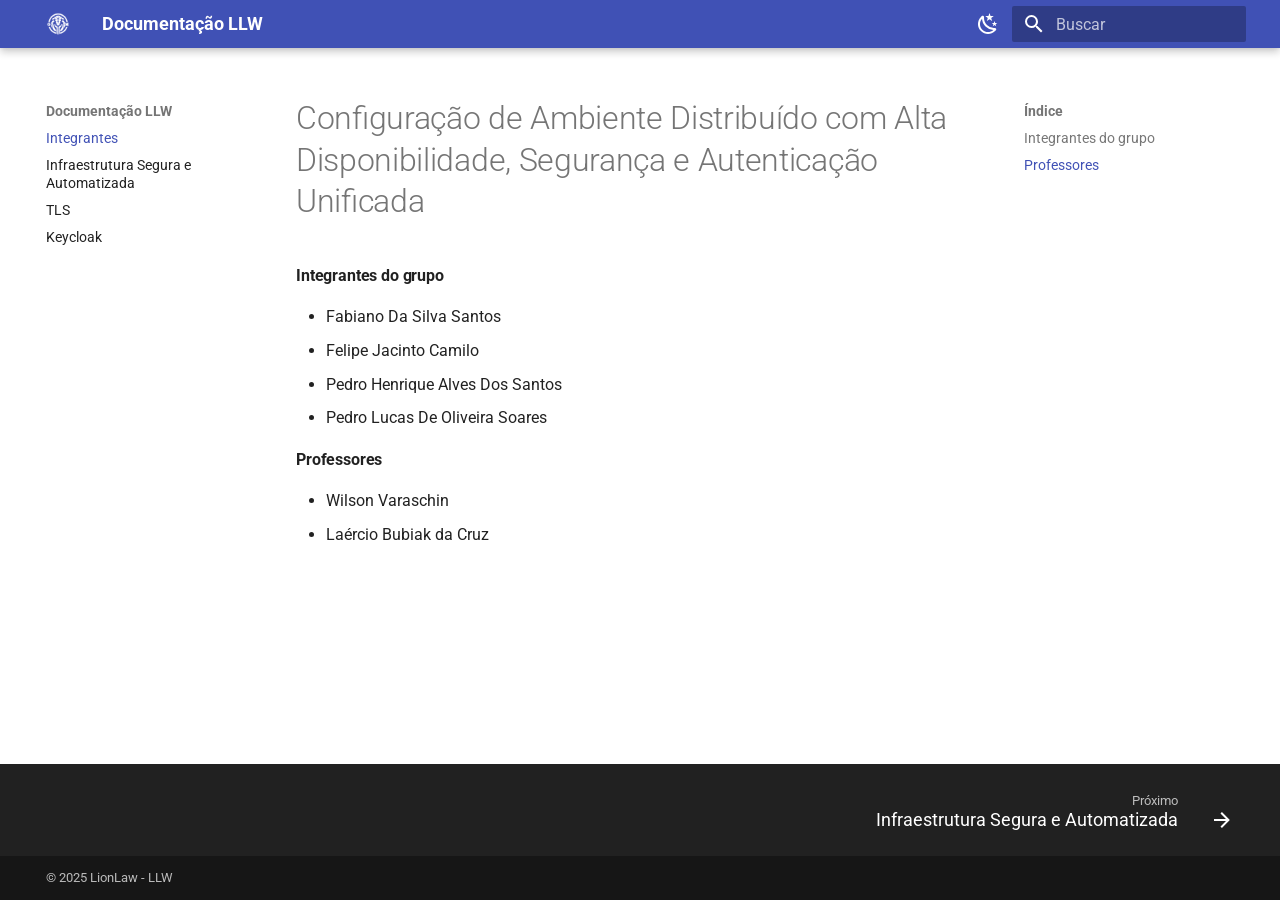
<file: enunciado/index.html>
<!doctype html>
<html lang="pt" class="no-js">
  <head>
    
      <meta charset="utf-8">
      <meta name="viewport" content="width=device-width,initial-scale=1">
      
      
      
      
      
        <link rel="next" href="../mensal2/">
      
      
      <link rel="icon" href="../llw.ico">
      <meta name="generator" content="mkdocs-1.6.1, mkdocs-material-9.6.11">
    
    
      
        <title>Integrantes - Documentação LLW</title>
      
    
    
      <link rel="stylesheet" href="../assets/stylesheets/main.4af4bdda.min.css">
      
        
        <link rel="stylesheet" href="../assets/stylesheets/palette.06af60db.min.css">
      
      


    
    
      
    
    
      
        
        
        <link rel="preconnect" href="https://fonts.gstatic.com" crossorigin>
        <link rel="stylesheet" href="https://fonts.googleapis.com/css?family=Roboto:300,300i,400,400i,700,700i%7CRoboto+Mono:400,400i,700,700i&display=fallback">
        <style>:root{--md-text-font:"Roboto";--md-code-font:"Roboto Mono"}</style>
      
    
    
    <script>__md_scope=new URL("..",location),__md_hash=e=>[...e].reduce(((e,_)=>(e<<5)-e+_.charCodeAt(0)),0),__md_get=(e,_=localStorage,t=__md_scope)=>JSON.parse(_.getItem(t.pathname+"."+e)),__md_set=(e,_,t=localStorage,a=__md_scope)=>{try{t.setItem(a.pathname+"."+e,JSON.stringify(_))}catch(e){}}</script>
    
      

    
    
    
  </head>
  
  
    
    
      
    
    
    
    
    <body dir="ltr" data-md-color-scheme="slate" data-md-color-primary="indigo" data-md-color-accent="indigo">
  
    
    <input class="md-toggle" data-md-toggle="drawer" type="checkbox" id="__drawer" autocomplete="off">
    <input class="md-toggle" data-md-toggle="search" type="checkbox" id="__search" autocomplete="off">
    <label class="md-overlay" for="__drawer"></label>
    <div data-md-component="skip">
      
        
        <a href="#configuracao-de-ambiente-distribuido-com-alta-disponibilidade-seguranca-e-autenticacao-unificada" class="md-skip">
          Pular para conteúdo
        </a>
      
    </div>
    <div data-md-component="announce">
      
    </div>
    
    
      

  

<header class="md-header md-header--shadow" data-md-component="header">
  <nav class="md-header__inner md-grid" aria-label="Cabeçalho">
    <a href=".." title="Documentação LLW" class="md-header__button md-logo" aria-label="Documentação LLW" data-md-component="logo">
      
  <img src="../llw.ico" alt="logo">

    </a>
    <label class="md-header__button md-icon" for="__drawer">
      
      <svg xmlns="http://www.w3.org/2000/svg" viewBox="0 0 24 24"><path d="M3 6h18v2H3zm0 5h18v2H3zm0 5h18v2H3z"/></svg>
    </label>
    <div class="md-header__title" data-md-component="header-title">
      <div class="md-header__ellipsis">
        <div class="md-header__topic">
          <span class="md-ellipsis">
            Documentação LLW
          </span>
        </div>
        <div class="md-header__topic" data-md-component="header-topic">
          <span class="md-ellipsis">
            
              Integrantes
            
          </span>
        </div>
      </div>
    </div>
    
      
        <form class="md-header__option" data-md-component="palette">
  
    
    
    
    <input class="md-option" data-md-color-media="(prefers-color-scheme: dark)" data-md-color-scheme="slate" data-md-color-primary="indigo" data-md-color-accent="indigo"  aria-label="Modo claro"  type="radio" name="__palette" id="__palette_0">
    
      <label class="md-header__button md-icon" title="Modo claro" for="__palette_1" hidden>
        <svg xmlns="http://www.w3.org/2000/svg" viewBox="0 0 24 24"><path d="M12 7a5 5 0 0 1 5 5 5 5 0 0 1-5 5 5 5 0 0 1-5-5 5 5 0 0 1 5-5m0 2a3 3 0 0 0-3 3 3 3 0 0 0 3 3 3 3 0 0 0 3-3 3 3 0 0 0-3-3m0-7 2.39 3.42C13.65 5.15 12.84 5 12 5s-1.65.15-2.39.42zM3.34 7l4.16-.35A7.2 7.2 0 0 0 5.94 8.5c-.44.74-.69 1.5-.83 2.29zm.02 10 1.76-3.77a7.131 7.131 0 0 0 2.38 4.14zM20.65 7l-1.77 3.79a7.02 7.02 0 0 0-2.38-4.15zm-.01 10-4.14.36c.59-.51 1.12-1.14 1.54-1.86.42-.73.69-1.5.83-2.29zM12 22l-2.41-3.44c.74.27 1.55.44 2.41.44.82 0 1.63-.17 2.37-.44z"/></svg>
      </label>
    
  
    
    
    
    <input class="md-option" data-md-color-media="(prefers-color-scheme: light)" data-md-color-scheme="default" data-md-color-primary="indigo" data-md-color-accent="indigo"  aria-label="Modo escuro"  type="radio" name="__palette" id="__palette_1">
    
      <label class="md-header__button md-icon" title="Modo escuro" for="__palette_0" hidden>
        <svg xmlns="http://www.w3.org/2000/svg" viewBox="0 0 24 24"><path d="m17.75 4.09-2.53 1.94.91 3.06-2.63-1.81-2.63 1.81.91-3.06-2.53-1.94L12.44 4l1.06-3 1.06 3zm3.5 6.91-1.64 1.25.59 1.98-1.7-1.17-1.7 1.17.59-1.98L15.75 11l2.06-.05L18.5 9l.69 1.95zm-2.28 4.95c.83-.08 1.72 1.1 1.19 1.85-.32.45-.66.87-1.08 1.27C15.17 23 8.84 23 4.94 19.07c-3.91-3.9-3.91-10.24 0-14.14.4-.4.82-.76 1.27-1.08.75-.53 1.93.36 1.85 1.19-.27 2.86.69 5.83 2.89 8.02a9.96 9.96 0 0 0 8.02 2.89m-1.64 2.02a12.08 12.08 0 0 1-7.8-3.47c-2.17-2.19-3.33-5-3.49-7.82-2.81 3.14-2.7 7.96.31 10.98 3.02 3.01 7.84 3.12 10.98.31"/></svg>
      </label>
    
  
</form>
      
    
    
      <script>var palette=__md_get("__palette");if(palette&&palette.color){if("(prefers-color-scheme)"===palette.color.media){var media=matchMedia("(prefers-color-scheme: light)"),input=document.querySelector(media.matches?"[data-md-color-media='(prefers-color-scheme: light)']":"[data-md-color-media='(prefers-color-scheme: dark)']");palette.color.media=input.getAttribute("data-md-color-media"),palette.color.scheme=input.getAttribute("data-md-color-scheme"),palette.color.primary=input.getAttribute("data-md-color-primary"),palette.color.accent=input.getAttribute("data-md-color-accent")}for(var[key,value]of Object.entries(palette.color))document.body.setAttribute("data-md-color-"+key,value)}</script>
    
    
    
      
      
        <label class="md-header__button md-icon" for="__search">
          
          <svg xmlns="http://www.w3.org/2000/svg" viewBox="0 0 24 24"><path d="M9.5 3A6.5 6.5 0 0 1 16 9.5c0 1.61-.59 3.09-1.56 4.23l.27.27h.79l5 5-1.5 1.5-5-5v-.79l-.27-.27A6.52 6.52 0 0 1 9.5 16 6.5 6.5 0 0 1 3 9.5 6.5 6.5 0 0 1 9.5 3m0 2C7 5 5 7 5 9.5S7 14 9.5 14 14 12 14 9.5 12 5 9.5 5"/></svg>
        </label>
        <div class="md-search" data-md-component="search" role="dialog">
  <label class="md-search__overlay" for="__search"></label>
  <div class="md-search__inner" role="search">
    <form class="md-search__form" name="search">
      <input type="text" class="md-search__input" name="query" aria-label="Buscar" placeholder="Buscar" autocapitalize="off" autocorrect="off" autocomplete="off" spellcheck="false" data-md-component="search-query" required>
      <label class="md-search__icon md-icon" for="__search">
        
        <svg xmlns="http://www.w3.org/2000/svg" viewBox="0 0 24 24"><path d="M9.5 3A6.5 6.5 0 0 1 16 9.5c0 1.61-.59 3.09-1.56 4.23l.27.27h.79l5 5-1.5 1.5-5-5v-.79l-.27-.27A6.52 6.52 0 0 1 9.5 16 6.5 6.5 0 0 1 3 9.5 6.5 6.5 0 0 1 9.5 3m0 2C7 5 5 7 5 9.5S7 14 9.5 14 14 12 14 9.5 12 5 9.5 5"/></svg>
        
        <svg xmlns="http://www.w3.org/2000/svg" viewBox="0 0 24 24"><path d="M20 11v2H8l5.5 5.5-1.42 1.42L4.16 12l7.92-7.92L13.5 5.5 8 11z"/></svg>
      </label>
      <nav class="md-search__options" aria-label="Pesquisar">
        
          <a href="javascript:void(0)" class="md-search__icon md-icon" title="Compartilhar" aria-label="Compartilhar" data-clipboard data-clipboard-text="" data-md-component="search-share" tabindex="-1">
            
            <svg xmlns="http://www.w3.org/2000/svg" viewBox="0 0 24 24"><path d="M18 16.08c-.76 0-1.44.3-1.96.77L8.91 12.7c.05-.23.09-.46.09-.7s-.04-.47-.09-.7l7.05-4.11c.54.5 1.25.81 2.04.81a3 3 0 0 0 3-3 3 3 0 0 0-3-3 3 3 0 0 0-3 3c0 .24.04.47.09.7L8.04 9.81C7.5 9.31 6.79 9 6 9a3 3 0 0 0-3 3 3 3 0 0 0 3 3c.79 0 1.5-.31 2.04-.81l7.12 4.15c-.05.21-.08.43-.08.66 0 1.61 1.31 2.91 2.92 2.91s2.92-1.3 2.92-2.91A2.92 2.92 0 0 0 18 16.08"/></svg>
          </a>
        
        <button type="reset" class="md-search__icon md-icon" title="Limpar" aria-label="Limpar" tabindex="-1">
          
          <svg xmlns="http://www.w3.org/2000/svg" viewBox="0 0 24 24"><path d="M19 6.41 17.59 5 12 10.59 6.41 5 5 6.41 10.59 12 5 17.59 6.41 19 12 13.41 17.59 19 19 17.59 13.41 12z"/></svg>
        </button>
      </nav>
      
        <div class="md-search__suggest" data-md-component="search-suggest"></div>
      
    </form>
    <div class="md-search__output">
      <div class="md-search__scrollwrap" tabindex="0" data-md-scrollfix>
        <div class="md-search-result" data-md-component="search-result">
          <div class="md-search-result__meta">
            Inicializando busca
          </div>
          <ol class="md-search-result__list" role="presentation"></ol>
        </div>
      </div>
    </div>
  </div>
</div>
      
    
    
  </nav>
  
</header>
    
    <div class="md-container" data-md-component="container">
      
      
        
          
        
      
      <main class="md-main" data-md-component="main">
        <div class="md-main__inner md-grid">
          
            
              
              <div class="md-sidebar md-sidebar--primary" data-md-component="sidebar" data-md-type="navigation" >
                <div class="md-sidebar__scrollwrap">
                  <div class="md-sidebar__inner">
                    



<nav class="md-nav md-nav--primary" aria-label="Navegação" data-md-level="0">
  <label class="md-nav__title" for="__drawer">
    <a href=".." title="Documentação LLW" class="md-nav__button md-logo" aria-label="Documentação LLW" data-md-component="logo">
      
  <img src="../llw.ico" alt="logo">

    </a>
    Documentação LLW
  </label>
  
  <ul class="md-nav__list" data-md-scrollfix>
    
      
      
  
  
    
  
  
  
    <li class="md-nav__item md-nav__item--active">
      
      <input class="md-nav__toggle md-toggle" type="checkbox" id="__toc">
      
      
        
      
      
        <label class="md-nav__link md-nav__link--active" for="__toc">
          
  
  
  <span class="md-ellipsis">
    Integrantes
    
  </span>
  

          <span class="md-nav__icon md-icon"></span>
        </label>
      
      <a href="./" class="md-nav__link md-nav__link--active">
        
  
  
  <span class="md-ellipsis">
    Integrantes
    
  </span>
  

      </a>
      
        

<nav class="md-nav md-nav--secondary" aria-label="Índice">
  
  
  
    
  
  
    <label class="md-nav__title" for="__toc">
      <span class="md-nav__icon md-icon"></span>
      Índice
    </label>
    <ul class="md-nav__list" data-md-component="toc" data-md-scrollfix>
      
        <li class="md-nav__item">
  <a href="#integrantes-do-grupo" class="md-nav__link">
    <span class="md-ellipsis">
      Integrantes do grupo
    </span>
  </a>
  
</li>
      
        <li class="md-nav__item">
  <a href="#professores" class="md-nav__link">
    <span class="md-ellipsis">
      Professores
    </span>
  </a>
  
</li>
      
    </ul>
  
</nav>
      
    </li>
  

    
      
      
  
  
  
  
    <li class="md-nav__item">
      <a href="../mensal2/" class="md-nav__link">
        
  
  
  <span class="md-ellipsis">
    Infraestrutura Segura e Automatizada
    
  </span>
  

      </a>
    </li>
  

    
      
      
  
  
  
  
    <li class="md-nav__item">
      <a href=".." class="md-nav__link">
        
  
  
  <span class="md-ellipsis">
    TLS
    
  </span>
  

      </a>
    </li>
  

    
      
      
  
  
  
  
    <li class="md-nav__item">
      <a href="../keycloak/" class="md-nav__link">
        
  
  
  <span class="md-ellipsis">
    Keycloak
    
  </span>
  

      </a>
    </li>
  

    
  </ul>
</nav>
                  </div>
                </div>
              </div>
            
            
              
              <div class="md-sidebar md-sidebar--secondary" data-md-component="sidebar" data-md-type="toc" >
                <div class="md-sidebar__scrollwrap">
                  <div class="md-sidebar__inner">
                    

<nav class="md-nav md-nav--secondary" aria-label="Índice">
  
  
  
    
  
  
    <label class="md-nav__title" for="__toc">
      <span class="md-nav__icon md-icon"></span>
      Índice
    </label>
    <ul class="md-nav__list" data-md-component="toc" data-md-scrollfix>
      
        <li class="md-nav__item">
  <a href="#integrantes-do-grupo" class="md-nav__link">
    <span class="md-ellipsis">
      Integrantes do grupo
    </span>
  </a>
  
</li>
      
        <li class="md-nav__item">
  <a href="#professores" class="md-nav__link">
    <span class="md-ellipsis">
      Professores
    </span>
  </a>
  
</li>
      
    </ul>
  
</nav>
                  </div>
                </div>
              </div>
            
          
          
            <div class="md-content" data-md-component="content">
              <article class="md-content__inner md-typeset">
                
                  



<h1 id="configuracao-de-ambiente-distribuido-com-alta-disponibilidade-seguranca-e-autenticacao-unificada">Configuração de Ambiente Distribuído com Alta Disponibilidade, Segurança e Autenticação Unificada<a class="headerlink" href="#configuracao-de-ambiente-distribuido-com-alta-disponibilidade-seguranca-e-autenticacao-unificada" title="Permanent link">&para;</a></h1>
<h4 id="integrantes-do-grupo">Integrantes do grupo<a class="headerlink" href="#integrantes-do-grupo" title="Permanent link">&para;</a></h4>
<ul>
<li>Fabiano Da Silva Santos  </li>
<li>Felipe Jacinto Camilo  </li>
<li>Pedro Henrique Alves Dos Santos  </li>
<li>Pedro Lucas De Oliveira Soares  </li>
</ul>
<h4 id="professores">Professores<a class="headerlink" href="#professores" title="Permanent link">&para;</a></h4>
<ul>
<li>Wilson Varaschin</li>
<li>Laércio Bubiak da Cruz</li>
</ul>












                
              </article>
            </div>
          
          
<script>var target=document.getElementById(location.hash.slice(1));target&&target.name&&(target.checked=target.name.startsWith("__tabbed_"))</script>
        </div>
        
      </main>
      
        <footer class="md-footer">
  
    
      
      <nav class="md-footer__inner md-grid" aria-label="Rodapé" >
        
        
          
          <a href="../mensal2/" class="md-footer__link md-footer__link--next" aria-label="Próximo: Infraestrutura Segura e Automatizada">
            <div class="md-footer__title">
              <span class="md-footer__direction">
                Próximo
              </span>
              <div class="md-ellipsis">
                Infraestrutura Segura e Automatizada
              </div>
            </div>
            <div class="md-footer__button md-icon">
              
              <svg xmlns="http://www.w3.org/2000/svg" viewBox="0 0 24 24"><path d="M4 11v2h12l-5.5 5.5 1.42 1.42L19.84 12l-7.92-7.92L10.5 5.5 16 11z"/></svg>
            </div>
          </a>
        
      </nav>
    
  
  <div class="md-footer-meta md-typeset">
    <div class="md-footer-meta__inner md-grid">
      <div class="md-copyright">
  
    <div class="md-copyright__highlight">
      © 2025 LionLaw - LLW
    </div>
  
  
</div>
      
    </div>
  </div>
</footer>
      
    </div>
    <div class="md-dialog" data-md-component="dialog">
      <div class="md-dialog__inner md-typeset"></div>
    </div>
    
    
    
      
      <script id="__config" type="application/json">{"base": "..", "features": ["search.suggest", "search.highlight", "search.share", "navigation.footer"], "search": "../assets/javascripts/workers/search.f8cc74c7.min.js", "tags": null, "translations": {"clipboard.copied": "Copiado para \u00e1rea de transfer\u00eancia", "clipboard.copy": "Copiar para \u00e1rea de transfer\u00eancia", "search.result.more.one": "mais 1 nesta p\u00e1gina", "search.result.more.other": "# mais nesta p\u00e1gina", "search.result.none": "Nenhum documento encontrado", "search.result.one": "1 documento encontrado", "search.result.other": "# documentos encontrados", "search.result.placeholder": "Digite para iniciar a busca", "search.result.term.missing": "Ausente", "select.version": "Selecione a vers\u00e3o"}, "version": null}</script>
    
    
      <script src="../assets/javascripts/bundle.c8b220af.min.js"></script>
      
    
  </body>
</html>
</file>
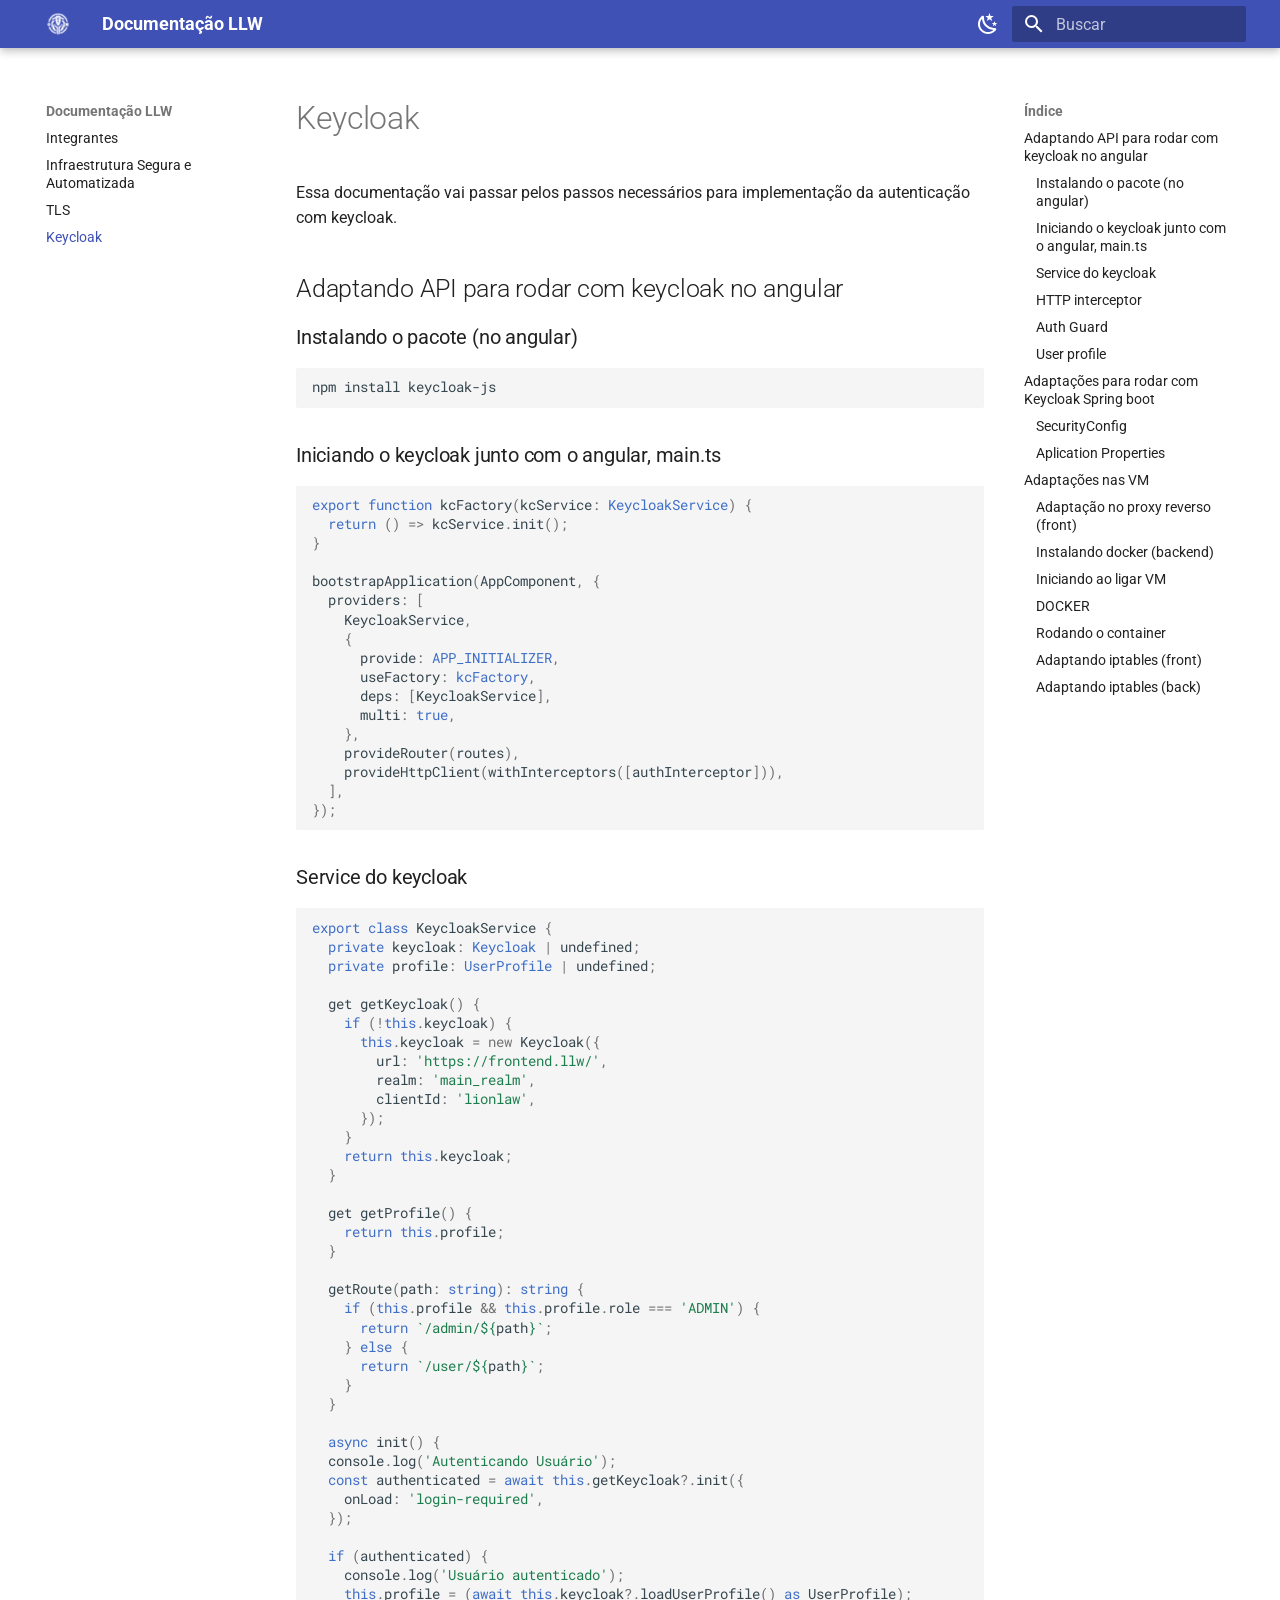
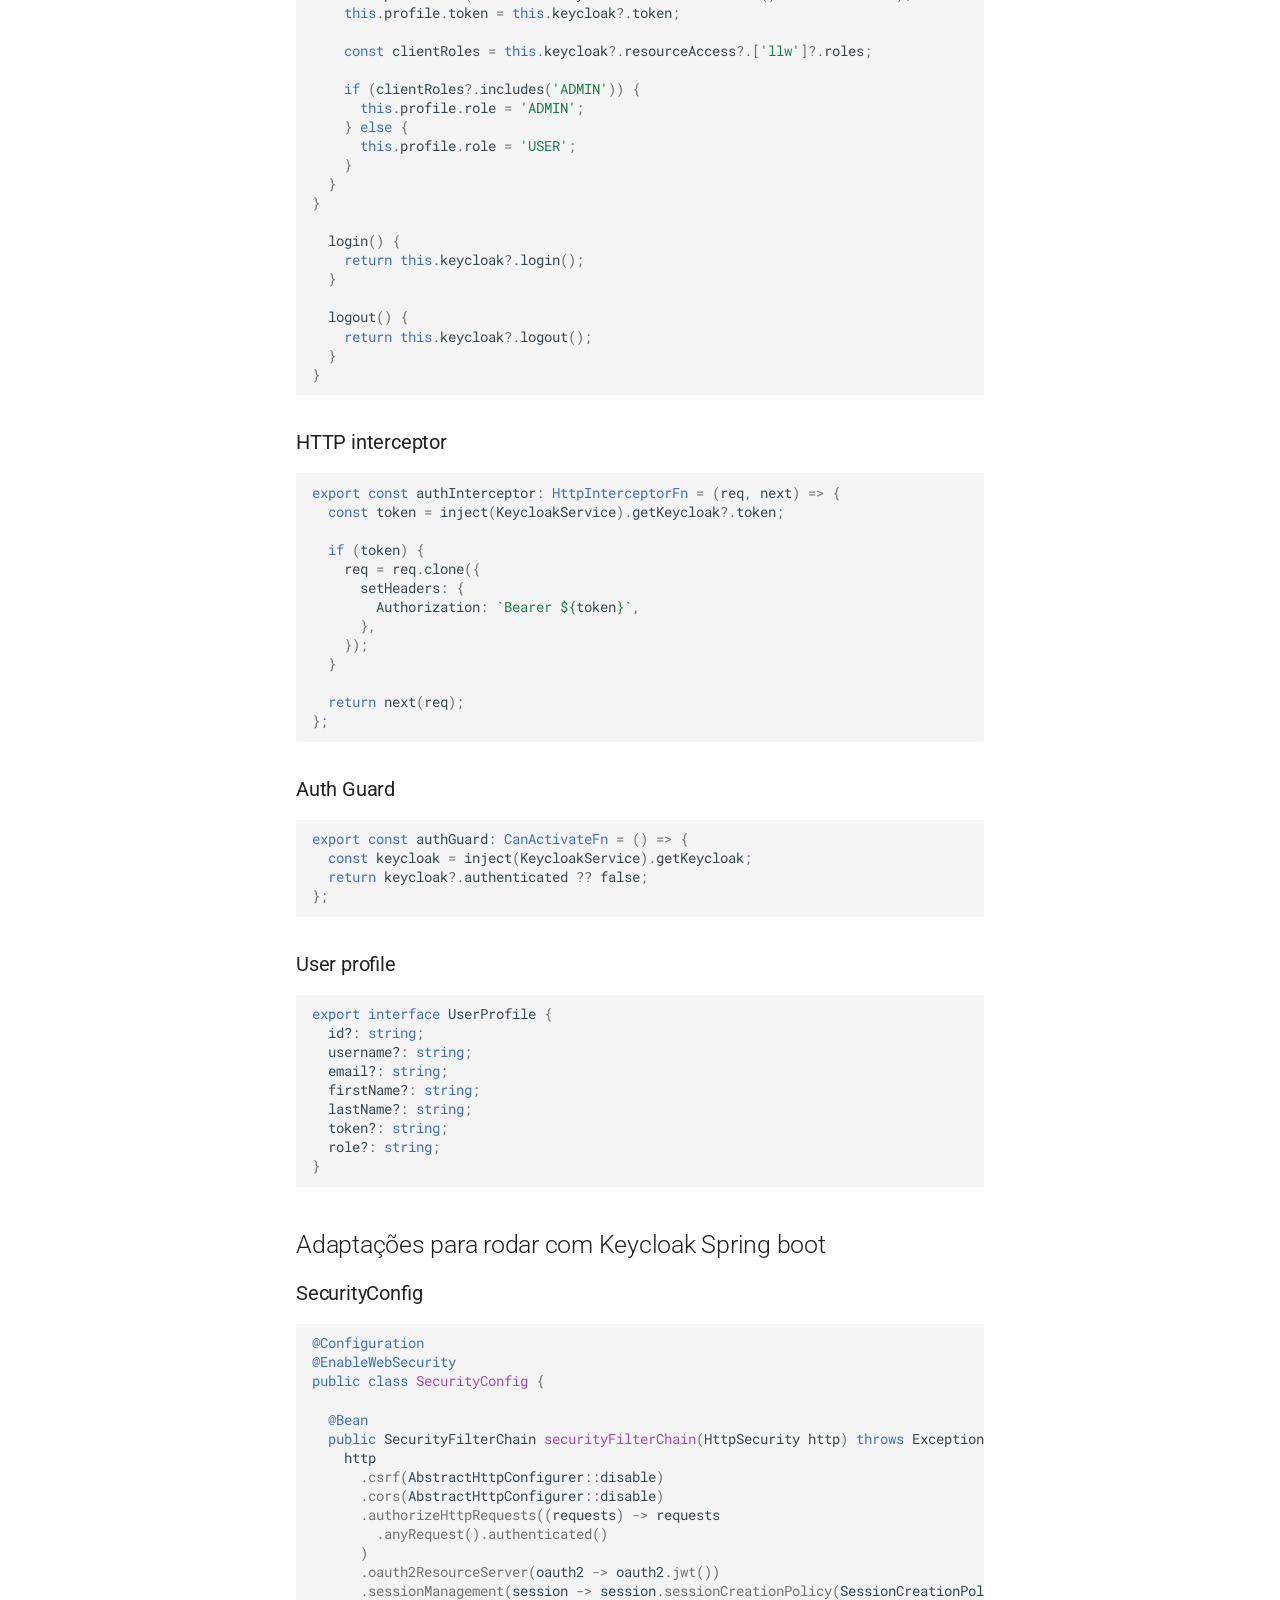
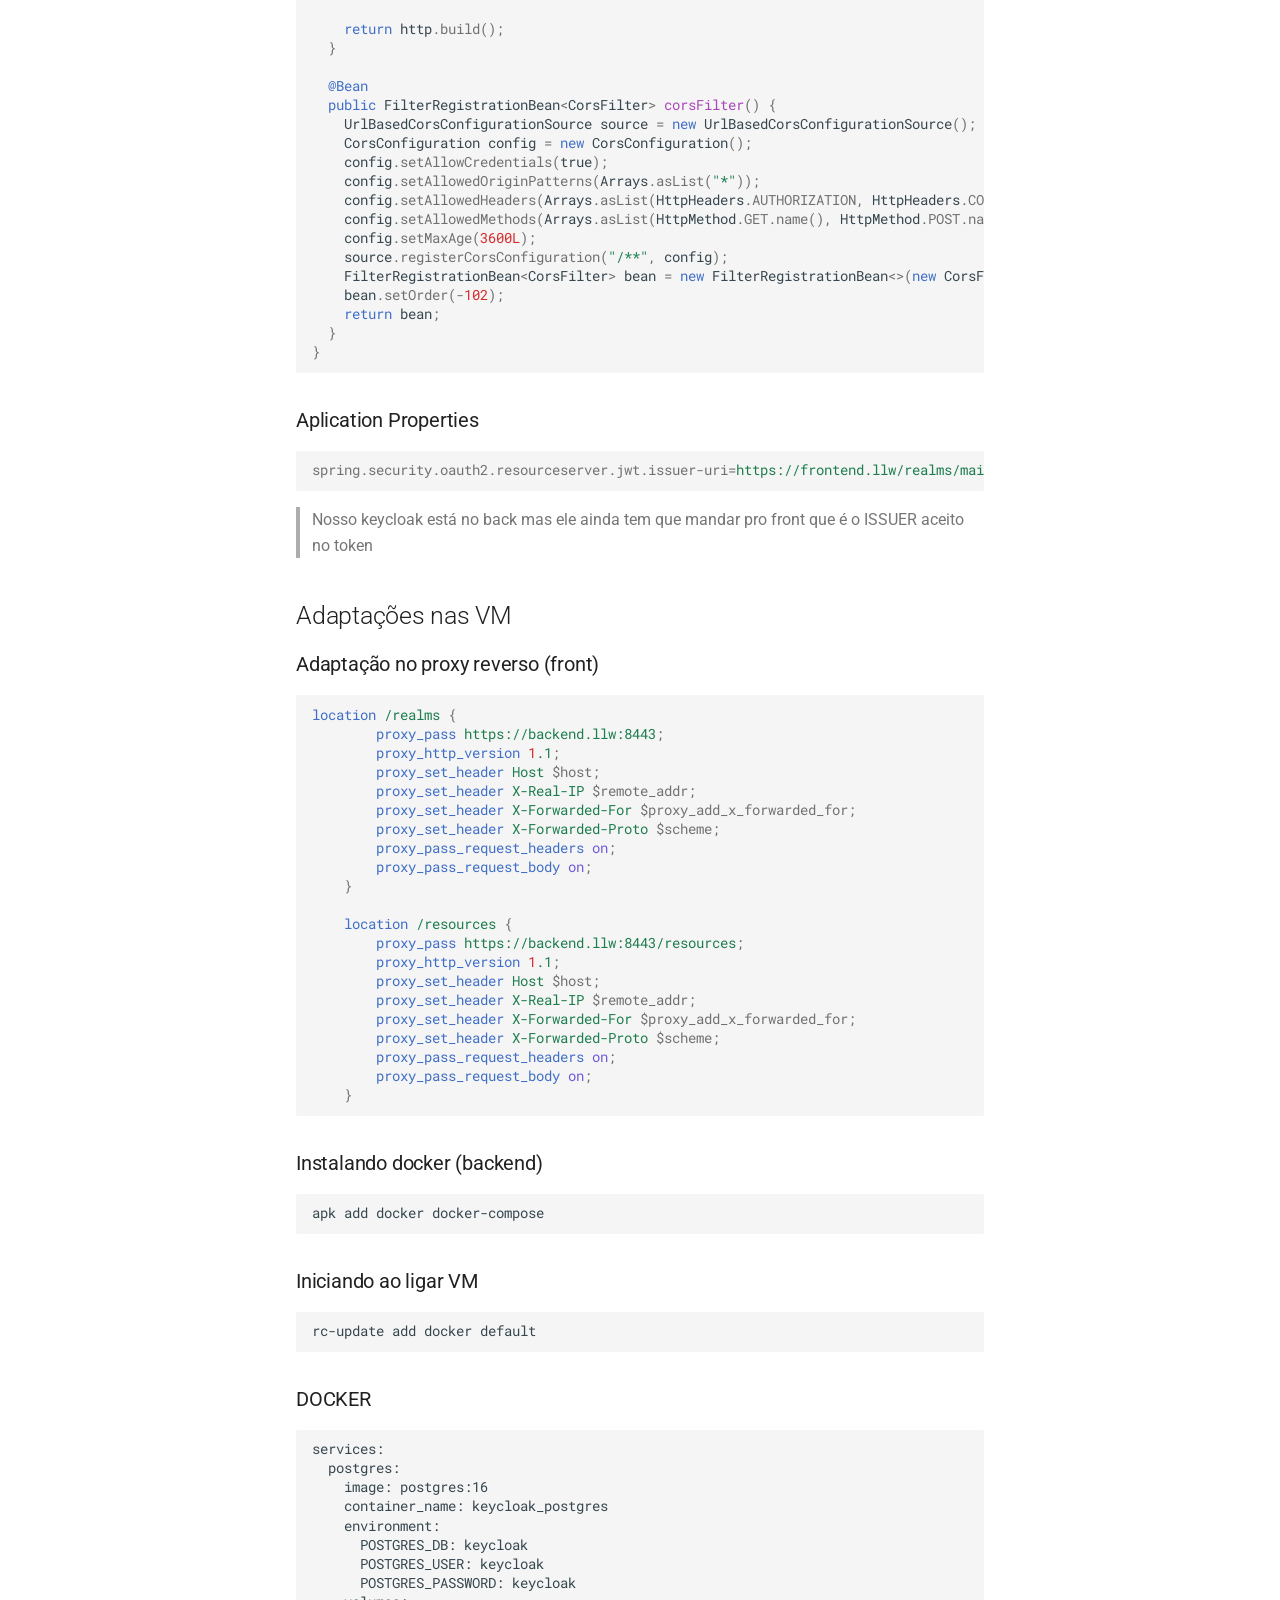
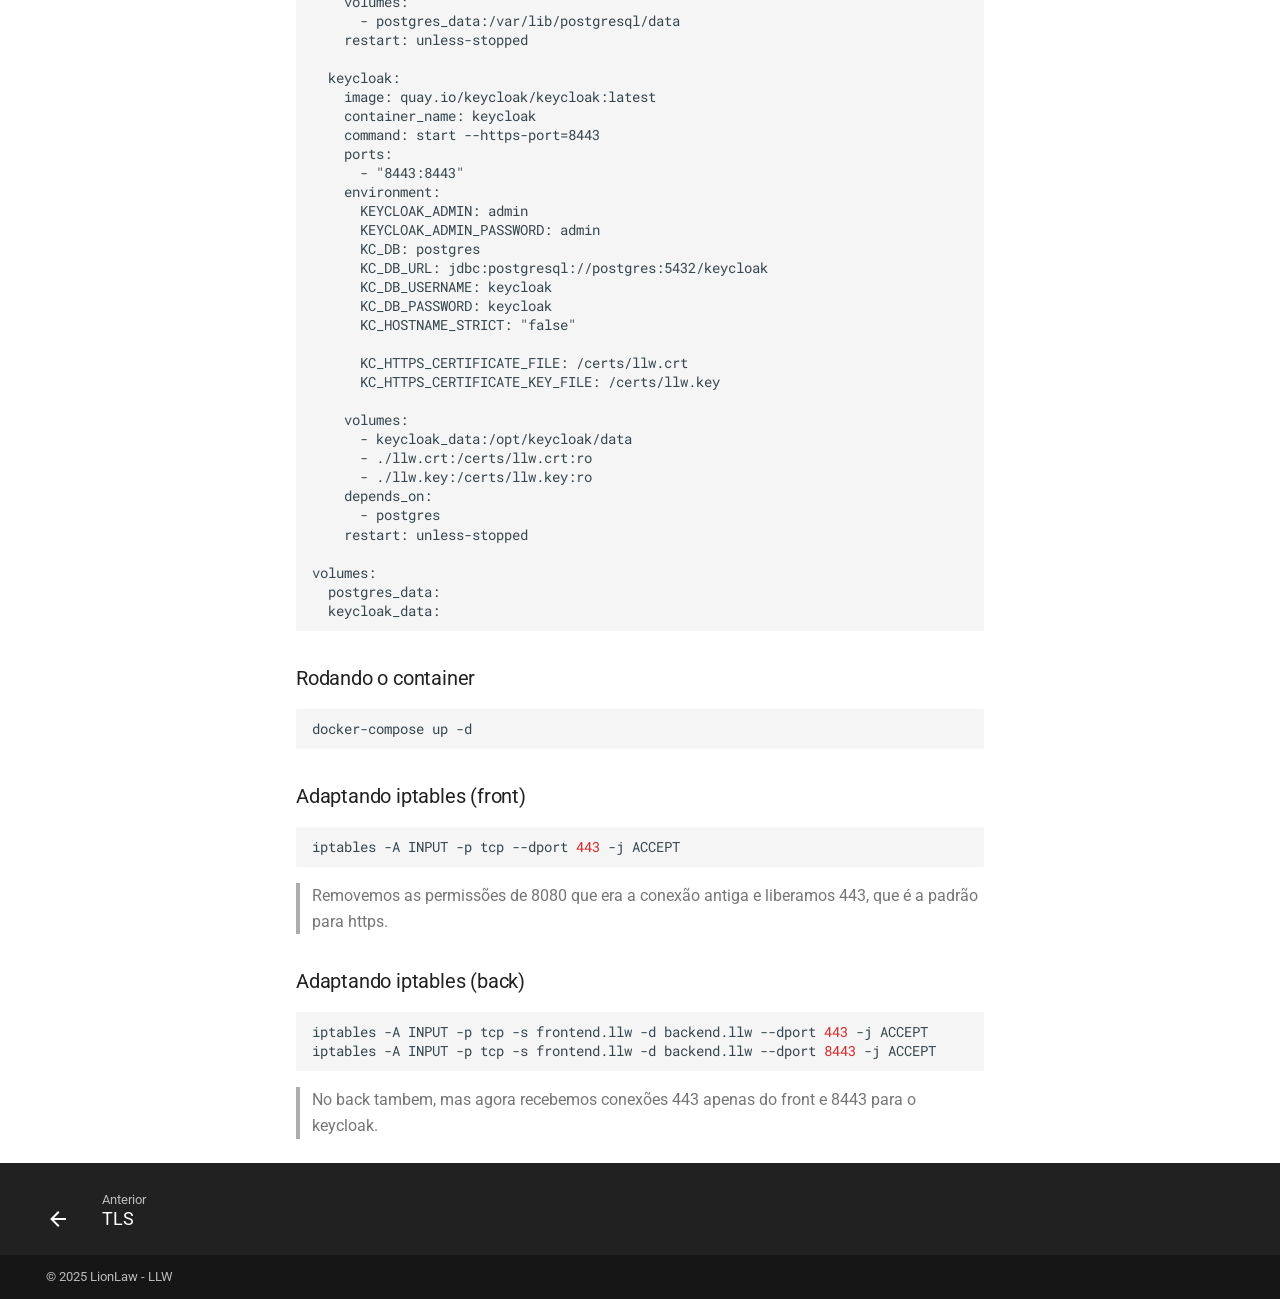
<file: keycloak/index.html>
<!doctype html>
<html lang="pt" class="no-js">
  <head>
    
      <meta charset="utf-8">
      <meta name="viewport" content="width=device-width,initial-scale=1">
      
      
      
      
        <link rel="prev" href="..">
      
      
      
      <link rel="icon" href="../llw.ico">
      <meta name="generator" content="mkdocs-1.6.1, mkdocs-material-9.6.11">
    
    
      
        <title>Keycloak - Documentação LLW</title>
      
    
    
      <link rel="stylesheet" href="../assets/stylesheets/main.4af4bdda.min.css">
      
        
        <link rel="stylesheet" href="../assets/stylesheets/palette.06af60db.min.css">
      
      


    
    
      
    
    
      
        
        
        <link rel="preconnect" href="https://fonts.gstatic.com" crossorigin>
        <link rel="stylesheet" href="https://fonts.googleapis.com/css?family=Roboto:300,300i,400,400i,700,700i%7CRoboto+Mono:400,400i,700,700i&display=fallback">
        <style>:root{--md-text-font:"Roboto";--md-code-font:"Roboto Mono"}</style>
      
    
    
    <script>__md_scope=new URL("..",location),__md_hash=e=>[...e].reduce(((e,_)=>(e<<5)-e+_.charCodeAt(0)),0),__md_get=(e,_=localStorage,t=__md_scope)=>JSON.parse(_.getItem(t.pathname+"."+e)),__md_set=(e,_,t=localStorage,a=__md_scope)=>{try{t.setItem(a.pathname+"."+e,JSON.stringify(_))}catch(e){}}</script>
    
      

    
    
    
  </head>
  
  
    
    
      
    
    
    
    
    <body dir="ltr" data-md-color-scheme="slate" data-md-color-primary="indigo" data-md-color-accent="indigo">
  
    
    <input class="md-toggle" data-md-toggle="drawer" type="checkbox" id="__drawer" autocomplete="off">
    <input class="md-toggle" data-md-toggle="search" type="checkbox" id="__search" autocomplete="off">
    <label class="md-overlay" for="__drawer"></label>
    <div data-md-component="skip">
      
        
        <a href="#adaptando-api-para-rodar-com-keycloak-no-angular" class="md-skip">
          Pular para conteúdo
        </a>
      
    </div>
    <div data-md-component="announce">
      
    </div>
    
    
      

  

<header class="md-header md-header--shadow" data-md-component="header">
  <nav class="md-header__inner md-grid" aria-label="Cabeçalho">
    <a href=".." title="Documentação LLW" class="md-header__button md-logo" aria-label="Documentação LLW" data-md-component="logo">
      
  <img src="../llw.ico" alt="logo">

    </a>
    <label class="md-header__button md-icon" for="__drawer">
      
      <svg xmlns="http://www.w3.org/2000/svg" viewBox="0 0 24 24"><path d="M3 6h18v2H3zm0 5h18v2H3zm0 5h18v2H3z"/></svg>
    </label>
    <div class="md-header__title" data-md-component="header-title">
      <div class="md-header__ellipsis">
        <div class="md-header__topic">
          <span class="md-ellipsis">
            Documentação LLW
          </span>
        </div>
        <div class="md-header__topic" data-md-component="header-topic">
          <span class="md-ellipsis">
            
              Keycloak
            
          </span>
        </div>
      </div>
    </div>
    
      
        <form class="md-header__option" data-md-component="palette">
  
    
    
    
    <input class="md-option" data-md-color-media="(prefers-color-scheme: dark)" data-md-color-scheme="slate" data-md-color-primary="indigo" data-md-color-accent="indigo"  aria-label="Modo claro"  type="radio" name="__palette" id="__palette_0">
    
      <label class="md-header__button md-icon" title="Modo claro" for="__palette_1" hidden>
        <svg xmlns="http://www.w3.org/2000/svg" viewBox="0 0 24 24"><path d="M12 7a5 5 0 0 1 5 5 5 5 0 0 1-5 5 5 5 0 0 1-5-5 5 5 0 0 1 5-5m0 2a3 3 0 0 0-3 3 3 3 0 0 0 3 3 3 3 0 0 0 3-3 3 3 0 0 0-3-3m0-7 2.39 3.42C13.65 5.15 12.84 5 12 5s-1.65.15-2.39.42zM3.34 7l4.16-.35A7.2 7.2 0 0 0 5.94 8.5c-.44.74-.69 1.5-.83 2.29zm.02 10 1.76-3.77a7.131 7.131 0 0 0 2.38 4.14zM20.65 7l-1.77 3.79a7.02 7.02 0 0 0-2.38-4.15zm-.01 10-4.14.36c.59-.51 1.12-1.14 1.54-1.86.42-.73.69-1.5.83-2.29zM12 22l-2.41-3.44c.74.27 1.55.44 2.41.44.82 0 1.63-.17 2.37-.44z"/></svg>
      </label>
    
  
    
    
    
    <input class="md-option" data-md-color-media="(prefers-color-scheme: light)" data-md-color-scheme="default" data-md-color-primary="indigo" data-md-color-accent="indigo"  aria-label="Modo escuro"  type="radio" name="__palette" id="__palette_1">
    
      <label class="md-header__button md-icon" title="Modo escuro" for="__palette_0" hidden>
        <svg xmlns="http://www.w3.org/2000/svg" viewBox="0 0 24 24"><path d="m17.75 4.09-2.53 1.94.91 3.06-2.63-1.81-2.63 1.81.91-3.06-2.53-1.94L12.44 4l1.06-3 1.06 3zm3.5 6.91-1.64 1.25.59 1.98-1.7-1.17-1.7 1.17.59-1.98L15.75 11l2.06-.05L18.5 9l.69 1.95zm-2.28 4.95c.83-.08 1.72 1.1 1.19 1.85-.32.45-.66.87-1.08 1.27C15.17 23 8.84 23 4.94 19.07c-3.91-3.9-3.91-10.24 0-14.14.4-.4.82-.76 1.27-1.08.75-.53 1.93.36 1.85 1.19-.27 2.86.69 5.83 2.89 8.02a9.96 9.96 0 0 0 8.02 2.89m-1.64 2.02a12.08 12.08 0 0 1-7.8-3.47c-2.17-2.19-3.33-5-3.49-7.82-2.81 3.14-2.7 7.96.31 10.98 3.02 3.01 7.84 3.12 10.98.31"/></svg>
      </label>
    
  
</form>
      
    
    
      <script>var palette=__md_get("__palette");if(palette&&palette.color){if("(prefers-color-scheme)"===palette.color.media){var media=matchMedia("(prefers-color-scheme: light)"),input=document.querySelector(media.matches?"[data-md-color-media='(prefers-color-scheme: light)']":"[data-md-color-media='(prefers-color-scheme: dark)']");palette.color.media=input.getAttribute("data-md-color-media"),palette.color.scheme=input.getAttribute("data-md-color-scheme"),palette.color.primary=input.getAttribute("data-md-color-primary"),palette.color.accent=input.getAttribute("data-md-color-accent")}for(var[key,value]of Object.entries(palette.color))document.body.setAttribute("data-md-color-"+key,value)}</script>
    
    
    
      
      
        <label class="md-header__button md-icon" for="__search">
          
          <svg xmlns="http://www.w3.org/2000/svg" viewBox="0 0 24 24"><path d="M9.5 3A6.5 6.5 0 0 1 16 9.5c0 1.61-.59 3.09-1.56 4.23l.27.27h.79l5 5-1.5 1.5-5-5v-.79l-.27-.27A6.52 6.52 0 0 1 9.5 16 6.5 6.5 0 0 1 3 9.5 6.5 6.5 0 0 1 9.5 3m0 2C7 5 5 7 5 9.5S7 14 9.5 14 14 12 14 9.5 12 5 9.5 5"/></svg>
        </label>
        <div class="md-search" data-md-component="search" role="dialog">
  <label class="md-search__overlay" for="__search"></label>
  <div class="md-search__inner" role="search">
    <form class="md-search__form" name="search">
      <input type="text" class="md-search__input" name="query" aria-label="Buscar" placeholder="Buscar" autocapitalize="off" autocorrect="off" autocomplete="off" spellcheck="false" data-md-component="search-query" required>
      <label class="md-search__icon md-icon" for="__search">
        
        <svg xmlns="http://www.w3.org/2000/svg" viewBox="0 0 24 24"><path d="M9.5 3A6.5 6.5 0 0 1 16 9.5c0 1.61-.59 3.09-1.56 4.23l.27.27h.79l5 5-1.5 1.5-5-5v-.79l-.27-.27A6.52 6.52 0 0 1 9.5 16 6.5 6.5 0 0 1 3 9.5 6.5 6.5 0 0 1 9.5 3m0 2C7 5 5 7 5 9.5S7 14 9.5 14 14 12 14 9.5 12 5 9.5 5"/></svg>
        
        <svg xmlns="http://www.w3.org/2000/svg" viewBox="0 0 24 24"><path d="M20 11v2H8l5.5 5.5-1.42 1.42L4.16 12l7.92-7.92L13.5 5.5 8 11z"/></svg>
      </label>
      <nav class="md-search__options" aria-label="Pesquisar">
        
          <a href="javascript:void(0)" class="md-search__icon md-icon" title="Compartilhar" aria-label="Compartilhar" data-clipboard data-clipboard-text="" data-md-component="search-share" tabindex="-1">
            
            <svg xmlns="http://www.w3.org/2000/svg" viewBox="0 0 24 24"><path d="M18 16.08c-.76 0-1.44.3-1.96.77L8.91 12.7c.05-.23.09-.46.09-.7s-.04-.47-.09-.7l7.05-4.11c.54.5 1.25.81 2.04.81a3 3 0 0 0 3-3 3 3 0 0 0-3-3 3 3 0 0 0-3 3c0 .24.04.47.09.7L8.04 9.81C7.5 9.31 6.79 9 6 9a3 3 0 0 0-3 3 3 3 0 0 0 3 3c.79 0 1.5-.31 2.04-.81l7.12 4.15c-.05.21-.08.43-.08.66 0 1.61 1.31 2.91 2.92 2.91s2.92-1.3 2.92-2.91A2.92 2.92 0 0 0 18 16.08"/></svg>
          </a>
        
        <button type="reset" class="md-search__icon md-icon" title="Limpar" aria-label="Limpar" tabindex="-1">
          
          <svg xmlns="http://www.w3.org/2000/svg" viewBox="0 0 24 24"><path d="M19 6.41 17.59 5 12 10.59 6.41 5 5 6.41 10.59 12 5 17.59 6.41 19 12 13.41 17.59 19 19 17.59 13.41 12z"/></svg>
        </button>
      </nav>
      
        <div class="md-search__suggest" data-md-component="search-suggest"></div>
      
    </form>
    <div class="md-search__output">
      <div class="md-search__scrollwrap" tabindex="0" data-md-scrollfix>
        <div class="md-search-result" data-md-component="search-result">
          <div class="md-search-result__meta">
            Inicializando busca
          </div>
          <ol class="md-search-result__list" role="presentation"></ol>
        </div>
      </div>
    </div>
  </div>
</div>
      
    
    
  </nav>
  
</header>
    
    <div class="md-container" data-md-component="container">
      
      
        
          
        
      
      <main class="md-main" data-md-component="main">
        <div class="md-main__inner md-grid">
          
            
              
              <div class="md-sidebar md-sidebar--primary" data-md-component="sidebar" data-md-type="navigation" >
                <div class="md-sidebar__scrollwrap">
                  <div class="md-sidebar__inner">
                    



<nav class="md-nav md-nav--primary" aria-label="Navegação" data-md-level="0">
  <label class="md-nav__title" for="__drawer">
    <a href=".." title="Documentação LLW" class="md-nav__button md-logo" aria-label="Documentação LLW" data-md-component="logo">
      
  <img src="../llw.ico" alt="logo">

    </a>
    Documentação LLW
  </label>
  
  <ul class="md-nav__list" data-md-scrollfix>
    
      
      
  
  
  
  
    <li class="md-nav__item">
      <a href="../enunciado/" class="md-nav__link">
        
  
  
  <span class="md-ellipsis">
    Integrantes
    
  </span>
  

      </a>
    </li>
  

    
      
      
  
  
  
  
    <li class="md-nav__item">
      <a href="../mensal2/" class="md-nav__link">
        
  
  
  <span class="md-ellipsis">
    Infraestrutura Segura e Automatizada
    
  </span>
  

      </a>
    </li>
  

    
      
      
  
  
  
  
    <li class="md-nav__item">
      <a href=".." class="md-nav__link">
        
  
  
  <span class="md-ellipsis">
    TLS
    
  </span>
  

      </a>
    </li>
  

    
      
      
  
  
    
  
  
  
    <li class="md-nav__item md-nav__item--active">
      
      <input class="md-nav__toggle md-toggle" type="checkbox" id="__toc">
      
      
      
        <label class="md-nav__link md-nav__link--active" for="__toc">
          
  
  
  <span class="md-ellipsis">
    Keycloak
    
  </span>
  

          <span class="md-nav__icon md-icon"></span>
        </label>
      
      <a href="./" class="md-nav__link md-nav__link--active">
        
  
  
  <span class="md-ellipsis">
    Keycloak
    
  </span>
  

      </a>
      
        

<nav class="md-nav md-nav--secondary" aria-label="Índice">
  
  
  
  
    <label class="md-nav__title" for="__toc">
      <span class="md-nav__icon md-icon"></span>
      Índice
    </label>
    <ul class="md-nav__list" data-md-component="toc" data-md-scrollfix>
      
        <li class="md-nav__item">
  <a href="#adaptando-api-para-rodar-com-keycloak-no-angular" class="md-nav__link">
    <span class="md-ellipsis">
      Adaptando API para rodar com keycloak no angular
    </span>
  </a>
  
    <nav class="md-nav" aria-label="Adaptando API para rodar com keycloak no angular">
      <ul class="md-nav__list">
        
          <li class="md-nav__item">
  <a href="#instalando-o-pacote-no-angular" class="md-nav__link">
    <span class="md-ellipsis">
      Instalando o pacote (no angular)
    </span>
  </a>
  
</li>
        
          <li class="md-nav__item">
  <a href="#iniciando-o-keycloak-junto-com-o-angular-maints" class="md-nav__link">
    <span class="md-ellipsis">
      Iniciando o keycloak junto com o angular, main.ts
    </span>
  </a>
  
</li>
        
          <li class="md-nav__item">
  <a href="#service-do-keycloak" class="md-nav__link">
    <span class="md-ellipsis">
      Service do keycloak
    </span>
  </a>
  
</li>
        
          <li class="md-nav__item">
  <a href="#http-interceptor" class="md-nav__link">
    <span class="md-ellipsis">
      HTTP interceptor
    </span>
  </a>
  
</li>
        
          <li class="md-nav__item">
  <a href="#auth-guard" class="md-nav__link">
    <span class="md-ellipsis">
      Auth Guard
    </span>
  </a>
  
</li>
        
          <li class="md-nav__item">
  <a href="#user-profile" class="md-nav__link">
    <span class="md-ellipsis">
      User profile
    </span>
  </a>
  
</li>
        
      </ul>
    </nav>
  
</li>
      
        <li class="md-nav__item">
  <a href="#adaptacoes-para-rodar-com-keycloak-spring-boot" class="md-nav__link">
    <span class="md-ellipsis">
      Adaptações para rodar com Keycloak Spring boot
    </span>
  </a>
  
    <nav class="md-nav" aria-label="Adaptações para rodar com Keycloak Spring boot">
      <ul class="md-nav__list">
        
          <li class="md-nav__item">
  <a href="#securityconfig" class="md-nav__link">
    <span class="md-ellipsis">
      SecurityConfig
    </span>
  </a>
  
</li>
        
          <li class="md-nav__item">
  <a href="#aplication-properties" class="md-nav__link">
    <span class="md-ellipsis">
      Aplication Properties
    </span>
  </a>
  
</li>
        
      </ul>
    </nav>
  
</li>
      
        <li class="md-nav__item">
  <a href="#adaptacoes-nas-vm" class="md-nav__link">
    <span class="md-ellipsis">
      Adaptações nas VM
    </span>
  </a>
  
    <nav class="md-nav" aria-label="Adaptações nas VM">
      <ul class="md-nav__list">
        
          <li class="md-nav__item">
  <a href="#adaptacao-no-proxy-reverso-front" class="md-nav__link">
    <span class="md-ellipsis">
      Adaptação no proxy reverso (front)
    </span>
  </a>
  
</li>
        
          <li class="md-nav__item">
  <a href="#instalando-docker-backend" class="md-nav__link">
    <span class="md-ellipsis">
      Instalando docker (backend)
    </span>
  </a>
  
</li>
        
          <li class="md-nav__item">
  <a href="#iniciando-ao-ligar-vm" class="md-nav__link">
    <span class="md-ellipsis">
      Iniciando ao ligar VM
    </span>
  </a>
  
</li>
        
          <li class="md-nav__item">
  <a href="#docker" class="md-nav__link">
    <span class="md-ellipsis">
      DOCKER
    </span>
  </a>
  
</li>
        
          <li class="md-nav__item">
  <a href="#rodando-o-container" class="md-nav__link">
    <span class="md-ellipsis">
      Rodando o container
    </span>
  </a>
  
</li>
        
          <li class="md-nav__item">
  <a href="#adaptando-iptables-front" class="md-nav__link">
    <span class="md-ellipsis">
      Adaptando iptables (front)
    </span>
  </a>
  
</li>
        
          <li class="md-nav__item">
  <a href="#adaptando-iptables-back" class="md-nav__link">
    <span class="md-ellipsis">
      Adaptando iptables (back)
    </span>
  </a>
  
</li>
        
      </ul>
    </nav>
  
</li>
      
    </ul>
  
</nav>
      
    </li>
  

    
  </ul>
</nav>
                  </div>
                </div>
              </div>
            
            
              
              <div class="md-sidebar md-sidebar--secondary" data-md-component="sidebar" data-md-type="toc" >
                <div class="md-sidebar__scrollwrap">
                  <div class="md-sidebar__inner">
                    

<nav class="md-nav md-nav--secondary" aria-label="Índice">
  
  
  
  
    <label class="md-nav__title" for="__toc">
      <span class="md-nav__icon md-icon"></span>
      Índice
    </label>
    <ul class="md-nav__list" data-md-component="toc" data-md-scrollfix>
      
        <li class="md-nav__item">
  <a href="#adaptando-api-para-rodar-com-keycloak-no-angular" class="md-nav__link">
    <span class="md-ellipsis">
      Adaptando API para rodar com keycloak no angular
    </span>
  </a>
  
    <nav class="md-nav" aria-label="Adaptando API para rodar com keycloak no angular">
      <ul class="md-nav__list">
        
          <li class="md-nav__item">
  <a href="#instalando-o-pacote-no-angular" class="md-nav__link">
    <span class="md-ellipsis">
      Instalando o pacote (no angular)
    </span>
  </a>
  
</li>
        
          <li class="md-nav__item">
  <a href="#iniciando-o-keycloak-junto-com-o-angular-maints" class="md-nav__link">
    <span class="md-ellipsis">
      Iniciando o keycloak junto com o angular, main.ts
    </span>
  </a>
  
</li>
        
          <li class="md-nav__item">
  <a href="#service-do-keycloak" class="md-nav__link">
    <span class="md-ellipsis">
      Service do keycloak
    </span>
  </a>
  
</li>
        
          <li class="md-nav__item">
  <a href="#http-interceptor" class="md-nav__link">
    <span class="md-ellipsis">
      HTTP interceptor
    </span>
  </a>
  
</li>
        
          <li class="md-nav__item">
  <a href="#auth-guard" class="md-nav__link">
    <span class="md-ellipsis">
      Auth Guard
    </span>
  </a>
  
</li>
        
          <li class="md-nav__item">
  <a href="#user-profile" class="md-nav__link">
    <span class="md-ellipsis">
      User profile
    </span>
  </a>
  
</li>
        
      </ul>
    </nav>
  
</li>
      
        <li class="md-nav__item">
  <a href="#adaptacoes-para-rodar-com-keycloak-spring-boot" class="md-nav__link">
    <span class="md-ellipsis">
      Adaptações para rodar com Keycloak Spring boot
    </span>
  </a>
  
    <nav class="md-nav" aria-label="Adaptações para rodar com Keycloak Spring boot">
      <ul class="md-nav__list">
        
          <li class="md-nav__item">
  <a href="#securityconfig" class="md-nav__link">
    <span class="md-ellipsis">
      SecurityConfig
    </span>
  </a>
  
</li>
        
          <li class="md-nav__item">
  <a href="#aplication-properties" class="md-nav__link">
    <span class="md-ellipsis">
      Aplication Properties
    </span>
  </a>
  
</li>
        
      </ul>
    </nav>
  
</li>
      
        <li class="md-nav__item">
  <a href="#adaptacoes-nas-vm" class="md-nav__link">
    <span class="md-ellipsis">
      Adaptações nas VM
    </span>
  </a>
  
    <nav class="md-nav" aria-label="Adaptações nas VM">
      <ul class="md-nav__list">
        
          <li class="md-nav__item">
  <a href="#adaptacao-no-proxy-reverso-front" class="md-nav__link">
    <span class="md-ellipsis">
      Adaptação no proxy reverso (front)
    </span>
  </a>
  
</li>
        
          <li class="md-nav__item">
  <a href="#instalando-docker-backend" class="md-nav__link">
    <span class="md-ellipsis">
      Instalando docker (backend)
    </span>
  </a>
  
</li>
        
          <li class="md-nav__item">
  <a href="#iniciando-ao-ligar-vm" class="md-nav__link">
    <span class="md-ellipsis">
      Iniciando ao ligar VM
    </span>
  </a>
  
</li>
        
          <li class="md-nav__item">
  <a href="#docker" class="md-nav__link">
    <span class="md-ellipsis">
      DOCKER
    </span>
  </a>
  
</li>
        
          <li class="md-nav__item">
  <a href="#rodando-o-container" class="md-nav__link">
    <span class="md-ellipsis">
      Rodando o container
    </span>
  </a>
  
</li>
        
          <li class="md-nav__item">
  <a href="#adaptando-iptables-front" class="md-nav__link">
    <span class="md-ellipsis">
      Adaptando iptables (front)
    </span>
  </a>
  
</li>
        
          <li class="md-nav__item">
  <a href="#adaptando-iptables-back" class="md-nav__link">
    <span class="md-ellipsis">
      Adaptando iptables (back)
    </span>
  </a>
  
</li>
        
      </ul>
    </nav>
  
</li>
      
    </ul>
  
</nav>
                  </div>
                </div>
              </div>
            
          
          
            <div class="md-content" data-md-component="content">
              <article class="md-content__inner md-typeset">
                
                  



  <h1>Keycloak</h1>

<p>Essa documentação vai passar pelos passos necessários para implementação da autenticação com keycloak.</p>
<h2 id="adaptando-api-para-rodar-com-keycloak-no-angular">Adaptando API para rodar com keycloak no angular<a class="headerlink" href="#adaptando-api-para-rodar-com-keycloak-no-angular" title="Permanent link">&para;</a></h2>
<h3 id="instalando-o-pacote-no-angular">Instalando o pacote (no angular)<a class="headerlink" href="#instalando-o-pacote-no-angular" title="Permanent link">&para;</a></h3>
<div class="highlight"><pre><span></span><code>npm<span class="w"> </span>install<span class="w"> </span>keycloak-js
</code></pre></div>
<h3 id="iniciando-o-keycloak-junto-com-o-angular-maints">Iniciando o keycloak junto com o angular, main.ts<a class="headerlink" href="#iniciando-o-keycloak-junto-com-o-angular-maints" title="Permanent link">&para;</a></h3>
<div class="highlight"><pre><span></span><code><span class="k">export</span><span class="w"> </span><span class="kd">function</span><span class="w"> </span><span class="nx">kcFactory</span><span class="p">(</span><span class="nx">kcService</span><span class="o">:</span><span class="w"> </span><span class="kt">KeycloakService</span><span class="p">)</span><span class="w"> </span><span class="p">{</span>
<span class="w">  </span><span class="k">return</span><span class="w"> </span><span class="p">()</span><span class="w"> </span><span class="p">=&gt;</span><span class="w"> </span><span class="nx">kcService</span><span class="p">.</span><span class="nx">init</span><span class="p">();</span>
<span class="p">}</span>

<span class="nx">bootstrapApplication</span><span class="p">(</span><span class="nx">AppComponent</span><span class="p">,</span><span class="w"> </span><span class="p">{</span>
<span class="w">  </span><span class="nx">providers</span><span class="o">:</span><span class="w"> </span><span class="p">[</span>
<span class="w">    </span><span class="nx">KeycloakService</span><span class="p">,</span>
<span class="w">    </span><span class="p">{</span>
<span class="w">      </span><span class="nx">provide</span><span class="o">:</span><span class="w"> </span><span class="kt">APP_INITIALIZER</span><span class="p">,</span>
<span class="w">      </span><span class="nx">useFactory</span><span class="o">:</span><span class="w"> </span><span class="kt">kcFactory</span><span class="p">,</span>
<span class="w">      </span><span class="nx">deps</span><span class="o">:</span><span class="w"> </span><span class="p">[</span><span class="nx">KeycloakService</span><span class="p">],</span>
<span class="w">      </span><span class="nx">multi</span><span class="o">:</span><span class="w"> </span><span class="kt">true</span><span class="p">,</span>
<span class="w">    </span><span class="p">},</span>
<span class="w">    </span><span class="nx">provideRouter</span><span class="p">(</span><span class="nx">routes</span><span class="p">),</span>
<span class="w">    </span><span class="nx">provideHttpClient</span><span class="p">(</span><span class="nx">withInterceptors</span><span class="p">([</span><span class="nx">authInterceptor</span><span class="p">])),</span>
<span class="w">  </span><span class="p">],</span>
<span class="p">});</span>
</code></pre></div>
<h3 id="service-do-keycloak">Service do keycloak<a class="headerlink" href="#service-do-keycloak" title="Permanent link">&para;</a></h3>
<div class="highlight"><pre><span></span><code><span class="k">export</span><span class="w"> </span><span class="kd">class</span><span class="w"> </span><span class="nx">KeycloakService</span><span class="w"> </span><span class="p">{</span>
<span class="w">  </span><span class="k">private</span><span class="w"> </span><span class="nx">keycloak</span><span class="o">:</span><span class="w"> </span><span class="kt">Keycloak</span><span class="w"> </span><span class="o">|</span><span class="w"> </span><span class="kc">undefined</span><span class="p">;</span>
<span class="w">  </span><span class="k">private</span><span class="w"> </span><span class="nx">profile</span><span class="o">:</span><span class="w"> </span><span class="kt">UserProfile</span><span class="w"> </span><span class="o">|</span><span class="w"> </span><span class="kc">undefined</span><span class="p">;</span>

<span class="w">  </span><span class="nx">get</span><span class="w"> </span><span class="nx">getKeycloak</span><span class="p">()</span><span class="w"> </span><span class="p">{</span>
<span class="w">    </span><span class="k">if</span><span class="w"> </span><span class="p">(</span><span class="o">!</span><span class="k">this</span><span class="p">.</span><span class="nx">keycloak</span><span class="p">)</span><span class="w"> </span><span class="p">{</span>
<span class="w">      </span><span class="k">this</span><span class="p">.</span><span class="nx">keycloak</span><span class="w"> </span><span class="o">=</span><span class="w"> </span><span class="ow">new</span><span class="w"> </span><span class="nx">Keycloak</span><span class="p">({</span>
<span class="w">        </span><span class="nx">url</span><span class="o">:</span><span class="w"> </span><span class="s1">&#39;https://frontend.llw/&#39;</span><span class="p">,</span>
<span class="w">        </span><span class="nx">realm</span><span class="o">:</span><span class="w"> </span><span class="s1">&#39;main_realm&#39;</span><span class="p">,</span>
<span class="w">        </span><span class="nx">clientId</span><span class="o">:</span><span class="w"> </span><span class="s1">&#39;lionlaw&#39;</span><span class="p">,</span>
<span class="w">      </span><span class="p">});</span>
<span class="w">    </span><span class="p">}</span>
<span class="w">    </span><span class="k">return</span><span class="w"> </span><span class="k">this</span><span class="p">.</span><span class="nx">keycloak</span><span class="p">;</span>
<span class="w">  </span><span class="p">}</span>

<span class="w">  </span><span class="nx">get</span><span class="w"> </span><span class="nx">getProfile</span><span class="p">()</span><span class="w"> </span><span class="p">{</span>
<span class="w">    </span><span class="k">return</span><span class="w"> </span><span class="k">this</span><span class="p">.</span><span class="nx">profile</span><span class="p">;</span>
<span class="w">  </span><span class="p">}</span>

<span class="w">  </span><span class="nx">getRoute</span><span class="p">(</span><span class="nx">path</span><span class="o">:</span><span class="w"> </span><span class="kt">string</span><span class="p">)</span><span class="o">:</span><span class="w"> </span><span class="kt">string</span><span class="w"> </span><span class="p">{</span>
<span class="w">    </span><span class="k">if</span><span class="w"> </span><span class="p">(</span><span class="k">this</span><span class="p">.</span><span class="nx">profile</span><span class="w"> </span><span class="o">&amp;&amp;</span><span class="w"> </span><span class="k">this</span><span class="p">.</span><span class="nx">profile</span><span class="p">.</span><span class="nx">role</span><span class="w"> </span><span class="o">===</span><span class="w"> </span><span class="s1">&#39;ADMIN&#39;</span><span class="p">)</span><span class="w"> </span><span class="p">{</span>
<span class="w">      </span><span class="k">return</span><span class="w"> </span><span class="sb">`/admin/</span><span class="si">${</span><span class="nx">path</span><span class="si">}</span><span class="sb">`</span><span class="p">;</span>
<span class="w">    </span><span class="p">}</span><span class="w"> </span><span class="k">else</span><span class="w"> </span><span class="p">{</span>
<span class="w">      </span><span class="k">return</span><span class="w"> </span><span class="sb">`/user/</span><span class="si">${</span><span class="nx">path</span><span class="si">}</span><span class="sb">`</span><span class="p">;</span>
<span class="w">    </span><span class="p">}</span>
<span class="w">  </span><span class="p">}</span>

<span class="w">  </span><span class="k">async</span><span class="w"> </span><span class="nx">init</span><span class="p">()</span><span class="w"> </span><span class="p">{</span>
<span class="w">  </span><span class="nx">console</span><span class="p">.</span><span class="nx">log</span><span class="p">(</span><span class="s1">&#39;Autenticando Usuário&#39;</span><span class="p">);</span>
<span class="w">  </span><span class="kd">const</span><span class="w"> </span><span class="nx">authenticated</span><span class="w"> </span><span class="o">=</span><span class="w"> </span><span class="k">await</span><span class="w"> </span><span class="k">this</span><span class="p">.</span><span class="nx">getKeycloak</span><span class="o">?</span><span class="p">.</span><span class="nx">init</span><span class="p">({</span>
<span class="w">    </span><span class="nx">onLoad</span><span class="o">:</span><span class="w"> </span><span class="s1">&#39;login-required&#39;</span><span class="p">,</span>
<span class="w">  </span><span class="p">});</span>

<span class="w">  </span><span class="k">if</span><span class="w"> </span><span class="p">(</span><span class="nx">authenticated</span><span class="p">)</span><span class="w"> </span><span class="p">{</span>
<span class="w">    </span><span class="nx">console</span><span class="p">.</span><span class="nx">log</span><span class="p">(</span><span class="s1">&#39;Usuário autenticado&#39;</span><span class="p">);</span>
<span class="w">    </span><span class="k">this</span><span class="p">.</span><span class="nx">profile</span><span class="w"> </span><span class="o">=</span><span class="w"> </span><span class="p">(</span><span class="k">await</span><span class="w"> </span><span class="k">this</span><span class="p">.</span><span class="nx">keycloak</span><span class="o">?</span><span class="p">.</span><span class="nx">loadUserProfile</span><span class="p">()</span><span class="w"> </span><span class="kr">as</span><span class="w"> </span><span class="nx">UserProfile</span><span class="p">);</span>
<span class="w">    </span><span class="k">this</span><span class="p">.</span><span class="nx">profile</span><span class="p">.</span><span class="nx">token</span><span class="w"> </span><span class="o">=</span><span class="w"> </span><span class="k">this</span><span class="p">.</span><span class="nx">keycloak</span><span class="o">?</span><span class="p">.</span><span class="nx">token</span><span class="p">;</span>

<span class="w">    </span><span class="kd">const</span><span class="w"> </span><span class="nx">clientRoles</span><span class="w"> </span><span class="o">=</span><span class="w"> </span><span class="k">this</span><span class="p">.</span><span class="nx">keycloak</span><span class="o">?</span><span class="p">.</span><span class="nx">resourceAccess</span><span class="o">?</span><span class="p">.[</span><span class="s1">&#39;llw&#39;</span><span class="p">]</span><span class="o">?</span><span class="p">.</span><span class="nx">roles</span><span class="p">;</span>

<span class="w">    </span><span class="k">if</span><span class="w"> </span><span class="p">(</span><span class="nx">clientRoles</span><span class="o">?</span><span class="p">.</span><span class="nx">includes</span><span class="p">(</span><span class="s1">&#39;ADMIN&#39;</span><span class="p">))</span><span class="w"> </span><span class="p">{</span>
<span class="w">      </span><span class="k">this</span><span class="p">.</span><span class="nx">profile</span><span class="p">.</span><span class="nx">role</span><span class="w"> </span><span class="o">=</span><span class="w"> </span><span class="s1">&#39;ADMIN&#39;</span><span class="p">;</span>
<span class="w">    </span><span class="p">}</span><span class="w"> </span><span class="k">else</span><span class="w"> </span><span class="p">{</span>
<span class="w">      </span><span class="k">this</span><span class="p">.</span><span class="nx">profile</span><span class="p">.</span><span class="nx">role</span><span class="w"> </span><span class="o">=</span><span class="w"> </span><span class="s1">&#39;USER&#39;</span><span class="p">;</span>
<span class="w">    </span><span class="p">}</span>
<span class="w">  </span><span class="p">}</span>
<span class="p">}</span>

<span class="w">  </span><span class="nx">login</span><span class="p">()</span><span class="w"> </span><span class="p">{</span>
<span class="w">    </span><span class="k">return</span><span class="w"> </span><span class="k">this</span><span class="p">.</span><span class="nx">keycloak</span><span class="o">?</span><span class="p">.</span><span class="nx">login</span><span class="p">();</span>
<span class="w">  </span><span class="p">}</span>

<span class="w">  </span><span class="nx">logout</span><span class="p">()</span><span class="w"> </span><span class="p">{</span>
<span class="w">    </span><span class="k">return</span><span class="w"> </span><span class="k">this</span><span class="p">.</span><span class="nx">keycloak</span><span class="o">?</span><span class="p">.</span><span class="nx">logout</span><span class="p">();</span>
<span class="w">  </span><span class="p">}</span>
<span class="p">}</span>
</code></pre></div>
<h3 id="http-interceptor">HTTP interceptor<a class="headerlink" href="#http-interceptor" title="Permanent link">&para;</a></h3>
<div class="highlight"><pre><span></span><code><span class="k">export</span><span class="w"> </span><span class="kd">const</span><span class="w"> </span><span class="nx">authInterceptor</span><span class="o">:</span><span class="w"> </span><span class="kt">HttpInterceptorFn</span><span class="w"> </span><span class="o">=</span><span class="w"> </span><span class="p">(</span><span class="nx">req</span><span class="p">,</span><span class="w"> </span><span class="nx">next</span><span class="p">)</span><span class="w"> </span><span class="p">=&gt;</span><span class="w"> </span><span class="p">{</span>
<span class="w">  </span><span class="kd">const</span><span class="w"> </span><span class="nx">token</span><span class="w"> </span><span class="o">=</span><span class="w"> </span><span class="nx">inject</span><span class="p">(</span><span class="nx">KeycloakService</span><span class="p">).</span><span class="nx">getKeycloak</span><span class="o">?</span><span class="p">.</span><span class="nx">token</span><span class="p">;</span>

<span class="w">  </span><span class="k">if</span><span class="w"> </span><span class="p">(</span><span class="nx">token</span><span class="p">)</span><span class="w"> </span><span class="p">{</span>
<span class="w">    </span><span class="nx">req</span><span class="w"> </span><span class="o">=</span><span class="w"> </span><span class="nx">req</span><span class="p">.</span><span class="nx">clone</span><span class="p">({</span>
<span class="w">      </span><span class="nx">setHeaders</span><span class="o">:</span><span class="w"> </span><span class="p">{</span>
<span class="w">        </span><span class="nx">Authorization</span><span class="o">:</span><span class="w"> </span><span class="sb">`Bearer </span><span class="si">${</span><span class="nx">token</span><span class="si">}</span><span class="sb">`</span><span class="p">,</span>
<span class="w">      </span><span class="p">},</span>
<span class="w">    </span><span class="p">});</span>
<span class="w">  </span><span class="p">}</span>

<span class="w">  </span><span class="k">return</span><span class="w"> </span><span class="nx">next</span><span class="p">(</span><span class="nx">req</span><span class="p">);</span>
<span class="p">};</span>
</code></pre></div>
<h3 id="auth-guard">Auth Guard<a class="headerlink" href="#auth-guard" title="Permanent link">&para;</a></h3>
<div class="highlight"><pre><span></span><code><span class="k">export</span><span class="w"> </span><span class="kd">const</span><span class="w"> </span><span class="nx">authGuard</span><span class="o">:</span><span class="w"> </span><span class="kt">CanActivateFn</span><span class="w"> </span><span class="o">=</span><span class="w"> </span><span class="p">()</span><span class="w"> </span><span class="p">=&gt;</span><span class="w"> </span><span class="p">{</span>
<span class="w">  </span><span class="kd">const</span><span class="w"> </span><span class="nx">keycloak</span><span class="w"> </span><span class="o">=</span><span class="w"> </span><span class="nx">inject</span><span class="p">(</span><span class="nx">KeycloakService</span><span class="p">).</span><span class="nx">getKeycloak</span><span class="p">;</span>
<span class="w">  </span><span class="k">return</span><span class="w"> </span><span class="nx">keycloak</span><span class="o">?</span><span class="p">.</span><span class="nx">authenticated</span><span class="w"> </span><span class="o">??</span><span class="w"> </span><span class="kc">false</span><span class="p">;</span>
<span class="p">};</span>
</code></pre></div>
<h3 id="user-profile">User profile<a class="headerlink" href="#user-profile" title="Permanent link">&para;</a></h3>
<div class="highlight"><pre><span></span><code><span class="k">export</span><span class="w"> </span><span class="kd">interface</span><span class="w"> </span><span class="nx">UserProfile</span><span class="w"> </span><span class="p">{</span>
<span class="w">  </span><span class="nx">id?</span><span class="o">:</span><span class="w"> </span><span class="kt">string</span><span class="p">;</span>
<span class="w">  </span><span class="nx">username?</span><span class="o">:</span><span class="w"> </span><span class="kt">string</span><span class="p">;</span>
<span class="w">  </span><span class="nx">email?</span><span class="o">:</span><span class="w"> </span><span class="kt">string</span><span class="p">;</span>
<span class="w">  </span><span class="nx">firstName?</span><span class="o">:</span><span class="w"> </span><span class="kt">string</span><span class="p">;</span>
<span class="w">  </span><span class="nx">lastName?</span><span class="o">:</span><span class="w"> </span><span class="kt">string</span><span class="p">;</span>
<span class="w">  </span><span class="nx">token?</span><span class="o">:</span><span class="w"> </span><span class="kt">string</span><span class="p">;</span>
<span class="w">  </span><span class="nx">role?</span><span class="o">:</span><span class="w"> </span><span class="kt">string</span><span class="p">;</span>
<span class="p">}</span>
</code></pre></div>
<h2 id="adaptacoes-para-rodar-com-keycloak-spring-boot">Adaptações para rodar com Keycloak Spring boot<a class="headerlink" href="#adaptacoes-para-rodar-com-keycloak-spring-boot" title="Permanent link">&para;</a></h2>
<h3 id="securityconfig">SecurityConfig<a class="headerlink" href="#securityconfig" title="Permanent link">&para;</a></h3>
<div class="highlight"><pre><span></span><code><span class="nd">@Configuration</span>
<span class="nd">@EnableWebSecurity</span>
<span class="kd">public</span><span class="w"> </span><span class="kd">class</span> <span class="nc">SecurityConfig</span><span class="w"> </span><span class="p">{</span>

<span class="w">  </span><span class="nd">@Bean</span>
<span class="w">  </span><span class="kd">public</span><span class="w"> </span><span class="n">SecurityFilterChain</span><span class="w"> </span><span class="nf">securityFilterChain</span><span class="p">(</span><span class="n">HttpSecurity</span><span class="w"> </span><span class="n">http</span><span class="p">)</span><span class="w"> </span><span class="kd">throws</span><span class="w"> </span><span class="n">Exception</span><span class="w"> </span><span class="p">{</span>
<span class="w">    </span><span class="n">http</span>
<span class="w">      </span><span class="p">.</span><span class="na">csrf</span><span class="p">(</span><span class="n">AbstractHttpConfigurer</span><span class="p">::</span><span class="n">disable</span><span class="p">)</span>
<span class="w">      </span><span class="p">.</span><span class="na">cors</span><span class="p">(</span><span class="n">AbstractHttpConfigurer</span><span class="p">::</span><span class="n">disable</span><span class="p">)</span>
<span class="w">      </span><span class="p">.</span><span class="na">authorizeHttpRequests</span><span class="p">((</span><span class="n">requests</span><span class="p">)</span><span class="w"> </span><span class="o">-&gt;</span><span class="w"> </span><span class="n">requests</span>
<span class="w">        </span><span class="p">.</span><span class="na">anyRequest</span><span class="p">().</span><span class="na">authenticated</span><span class="p">()</span>
<span class="w">      </span><span class="p">)</span>
<span class="w">      </span><span class="p">.</span><span class="na">oauth2ResourceServer</span><span class="p">(</span><span class="n">oauth2</span><span class="w"> </span><span class="o">-&gt;</span><span class="w"> </span><span class="n">oauth2</span><span class="p">.</span><span class="na">jwt</span><span class="p">())</span>
<span class="w">      </span><span class="p">.</span><span class="na">sessionManagement</span><span class="p">(</span><span class="n">session</span><span class="w"> </span><span class="o">-&gt;</span><span class="w"> </span><span class="n">session</span><span class="p">.</span><span class="na">sessionCreationPolicy</span><span class="p">(</span><span class="n">SessionCreationPolicy</span><span class="p">.</span><span class="na">STATELESS</span><span class="p">));</span>

<span class="w">    </span><span class="k">return</span><span class="w"> </span><span class="n">http</span><span class="p">.</span><span class="na">build</span><span class="p">();</span>
<span class="w">  </span><span class="p">}</span>

<span class="w">  </span><span class="nd">@Bean</span>
<span class="w">  </span><span class="kd">public</span><span class="w"> </span><span class="n">FilterRegistrationBean</span><span class="o">&lt;</span><span class="n">CorsFilter</span><span class="o">&gt;</span><span class="w"> </span><span class="nf">corsFilter</span><span class="p">()</span><span class="w"> </span><span class="p">{</span>
<span class="w">    </span><span class="n">UrlBasedCorsConfigurationSource</span><span class="w"> </span><span class="n">source</span><span class="w"> </span><span class="o">=</span><span class="w"> </span><span class="k">new</span><span class="w"> </span><span class="n">UrlBasedCorsConfigurationSource</span><span class="p">();</span>
<span class="w">    </span><span class="n">CorsConfiguration</span><span class="w"> </span><span class="n">config</span><span class="w"> </span><span class="o">=</span><span class="w"> </span><span class="k">new</span><span class="w"> </span><span class="n">CorsConfiguration</span><span class="p">();</span>
<span class="w">    </span><span class="n">config</span><span class="p">.</span><span class="na">setAllowCredentials</span><span class="p">(</span><span class="kc">true</span><span class="p">);</span>
<span class="w">    </span><span class="n">config</span><span class="p">.</span><span class="na">setAllowedOriginPatterns</span><span class="p">(</span><span class="n">Arrays</span><span class="p">.</span><span class="na">asList</span><span class="p">(</span><span class="s">&quot;*&quot;</span><span class="p">));</span>
<span class="w">    </span><span class="n">config</span><span class="p">.</span><span class="na">setAllowedHeaders</span><span class="p">(</span><span class="n">Arrays</span><span class="p">.</span><span class="na">asList</span><span class="p">(</span><span class="n">HttpHeaders</span><span class="p">.</span><span class="na">AUTHORIZATION</span><span class="p">,</span><span class="w"> </span><span class="n">HttpHeaders</span><span class="p">.</span><span class="na">CONTENT_TYPE</span><span class="p">,</span><span class="w"> </span><span class="n">HttpHeaders</span><span class="p">.</span><span class="na">ACCEPT</span><span class="p">));</span>
<span class="w">    </span><span class="n">config</span><span class="p">.</span><span class="na">setAllowedMethods</span><span class="p">(</span><span class="n">Arrays</span><span class="p">.</span><span class="na">asList</span><span class="p">(</span><span class="n">HttpMethod</span><span class="p">.</span><span class="na">GET</span><span class="p">.</span><span class="na">name</span><span class="p">(),</span><span class="w"> </span><span class="n">HttpMethod</span><span class="p">.</span><span class="na">POST</span><span class="p">.</span><span class="na">name</span><span class="p">(),</span><span class="w"> </span><span class="n">HttpMethod</span><span class="p">.</span><span class="na">PUT</span><span class="p">.</span><span class="na">name</span><span class="p">(),</span><span class="w"> </span><span class="n">HttpMethod</span><span class="p">.</span><span class="na">DELETE</span><span class="p">.</span><span class="na">name</span><span class="p">()));</span>
<span class="w">    </span><span class="n">config</span><span class="p">.</span><span class="na">setMaxAge</span><span class="p">(</span><span class="mi">3600L</span><span class="p">);</span>
<span class="w">    </span><span class="n">source</span><span class="p">.</span><span class="na">registerCorsConfiguration</span><span class="p">(</span><span class="s">&quot;/**&quot;</span><span class="p">,</span><span class="w"> </span><span class="n">config</span><span class="p">);</span>
<span class="w">    </span><span class="n">FilterRegistrationBean</span><span class="o">&lt;</span><span class="n">CorsFilter</span><span class="o">&gt;</span><span class="w"> </span><span class="n">bean</span><span class="w"> </span><span class="o">=</span><span class="w"> </span><span class="k">new</span><span class="w"> </span><span class="n">FilterRegistrationBean</span><span class="o">&lt;&gt;</span><span class="p">(</span><span class="k">new</span><span class="w"> </span><span class="n">CorsFilter</span><span class="p">(</span><span class="n">source</span><span class="p">));</span>
<span class="w">    </span><span class="n">bean</span><span class="p">.</span><span class="na">setOrder</span><span class="p">(</span><span class="o">-</span><span class="mi">102</span><span class="p">);</span>
<span class="w">    </span><span class="k">return</span><span class="w"> </span><span class="n">bean</span><span class="p">;</span>
<span class="w">  </span><span class="p">}</span>
<span class="p">}</span>
</code></pre></div>
<h3 id="aplication-properties">Aplication Properties<a class="headerlink" href="#aplication-properties" title="Permanent link">&para;</a></h3>
<div class="highlight"><pre><span></span><code><span class="na">spring.security.oauth2.resourceserver.jwt.issuer-uri</span><span class="o">=</span><span class="s">https://frontend.llw/realms/main_realm</span>
</code></pre></div>
<blockquote>
<p>Nosso keycloak está no back mas ele ainda tem que mandar pro front que é o ISSUER aceito no token</p>
</blockquote>
<h2 id="adaptacoes-nas-vm">Adaptações nas VM<a class="headerlink" href="#adaptacoes-nas-vm" title="Permanent link">&para;</a></h2>
<h3 id="adaptacao-no-proxy-reverso-front">Adaptação no proxy reverso (front)<a class="headerlink" href="#adaptacao-no-proxy-reverso-front" title="Permanent link">&para;</a></h3>
<div class="highlight"><pre><span></span><code><span class="k">location</span><span class="w"> </span><span class="s">/realms</span><span class="w"> </span><span class="p">{</span>
<span class="w">        </span><span class="kn">proxy_pass</span><span class="w"> </span><span class="s">https://backend.llw:8443</span><span class="p">;</span>
<span class="w">        </span><span class="kn">proxy_http_version</span><span class="w"> </span><span class="mi">1</span><span class="s">.1</span><span class="p">;</span>
<span class="w">        </span><span class="kn">proxy_set_header</span><span class="w"> </span><span class="s">Host</span><span class="w"> </span><span class="nv">$host</span><span class="p">;</span>
<span class="w">        </span><span class="kn">proxy_set_header</span><span class="w"> </span><span class="s">X-Real-IP</span><span class="w"> </span><span class="nv">$remote_addr</span><span class="p">;</span>
<span class="w">        </span><span class="kn">proxy_set_header</span><span class="w"> </span><span class="s">X-Forwarded-For</span><span class="w"> </span><span class="nv">$proxy_add_x_forwarded_for</span><span class="p">;</span>
<span class="w">        </span><span class="kn">proxy_set_header</span><span class="w"> </span><span class="s">X-Forwarded-Proto</span><span class="w"> </span><span class="nv">$scheme</span><span class="p">;</span>
<span class="w">        </span><span class="kn">proxy_pass_request_headers</span><span class="w"> </span><span class="no">on</span><span class="p">;</span>
<span class="w">        </span><span class="kn">proxy_pass_request_body</span><span class="w"> </span><span class="no">on</span><span class="p">;</span>
<span class="w">    </span><span class="p">}</span>

<span class="w">    </span><span class="k">location</span><span class="w"> </span><span class="s">/resources</span><span class="w"> </span><span class="p">{</span>
<span class="w">        </span><span class="kn">proxy_pass</span><span class="w"> </span><span class="s">https://backend.llw:8443/resources</span><span class="p">;</span>
<span class="w">        </span><span class="kn">proxy_http_version</span><span class="w"> </span><span class="mi">1</span><span class="s">.1</span><span class="p">;</span>
<span class="w">        </span><span class="kn">proxy_set_header</span><span class="w"> </span><span class="s">Host</span><span class="w"> </span><span class="nv">$host</span><span class="p">;</span>
<span class="w">        </span><span class="kn">proxy_set_header</span><span class="w"> </span><span class="s">X-Real-IP</span><span class="w"> </span><span class="nv">$remote_addr</span><span class="p">;</span>
<span class="w">        </span><span class="kn">proxy_set_header</span><span class="w"> </span><span class="s">X-Forwarded-For</span><span class="w"> </span><span class="nv">$proxy_add_x_forwarded_for</span><span class="p">;</span>
<span class="w">        </span><span class="kn">proxy_set_header</span><span class="w"> </span><span class="s">X-Forwarded-Proto</span><span class="w"> </span><span class="nv">$scheme</span><span class="p">;</span>
<span class="w">        </span><span class="kn">proxy_pass_request_headers</span><span class="w"> </span><span class="no">on</span><span class="p">;</span>
<span class="w">        </span><span class="kn">proxy_pass_request_body</span><span class="w"> </span><span class="no">on</span><span class="p">;</span>
<span class="w">    </span><span class="p">}</span>
</code></pre></div>
<h3 id="instalando-docker-backend">Instalando docker (backend)<a class="headerlink" href="#instalando-docker-backend" title="Permanent link">&para;</a></h3>
<div class="highlight"><pre><span></span><code>apk<span class="w"> </span>add<span class="w"> </span>docker<span class="w"> </span>docker-compose
</code></pre></div>
<h3 id="iniciando-ao-ligar-vm">Iniciando ao ligar VM<a class="headerlink" href="#iniciando-ao-ligar-vm" title="Permanent link">&para;</a></h3>
<div class="highlight"><pre><span></span><code>rc-update<span class="w"> </span>add<span class="w"> </span>docker<span class="w"> </span>default
</code></pre></div>
<h3 id="docker">DOCKER<a class="headerlink" href="#docker" title="Permanent link">&para;</a></h3>
<div class="highlight"><pre><span></span><code>services:
  postgres:
    image: postgres:16
    container_name: keycloak_postgres
    environment:
      POSTGRES_DB: keycloak
      POSTGRES_USER: keycloak
      POSTGRES_PASSWORD: keycloak
    volumes:
      - postgres_data:/var/lib/postgresql/data
    restart: unless-stopped

  keycloak:
    image: quay.io/keycloak/keycloak:latest
    container_name: keycloak
    command: start --https-port=8443
    ports:
      - &quot;8443:8443&quot;
    environment:
      KEYCLOAK_ADMIN: admin
      KEYCLOAK_ADMIN_PASSWORD: admin
      KC_DB: postgres
      KC_DB_URL: jdbc:postgresql://postgres:5432/keycloak
      KC_DB_USERNAME: keycloak
      KC_DB_PASSWORD: keycloak
      KC_HOSTNAME_STRICT: &quot;false&quot;

      KC_HTTPS_CERTIFICATE_FILE: /certs/llw.crt
      KC_HTTPS_CERTIFICATE_KEY_FILE: /certs/llw.key

    volumes:
      - keycloak_data:/opt/keycloak/data
      - ./llw.crt:/certs/llw.crt:ro
      - ./llw.key:/certs/llw.key:ro
    depends_on:
      - postgres
    restart: unless-stopped

volumes:
  postgres_data:
  keycloak_data:
</code></pre></div>
<h3 id="rodando-o-container">Rodando o container<a class="headerlink" href="#rodando-o-container" title="Permanent link">&para;</a></h3>
<div class="highlight"><pre><span></span><code>docker-compose<span class="w"> </span>up<span class="w"> </span>-d
</code></pre></div>
<h3 id="adaptando-iptables-front">Adaptando iptables (front)<a class="headerlink" href="#adaptando-iptables-front" title="Permanent link">&para;</a></h3>
<div class="highlight"><pre><span></span><code>iptables<span class="w"> </span>-A<span class="w"> </span>INPUT<span class="w"> </span>-p<span class="w"> </span>tcp<span class="w"> </span>--dport<span class="w"> </span><span class="m">443</span><span class="w"> </span>-j<span class="w"> </span>ACCEPT
</code></pre></div>
<blockquote>
<p>Removemos as permissões de 8080 que era a conexão antiga e liberamos 443, que é a padrão para https.</p>
</blockquote>
<h3 id="adaptando-iptables-back">Adaptando iptables (back)<a class="headerlink" href="#adaptando-iptables-back" title="Permanent link">&para;</a></h3>
<div class="highlight"><pre><span></span><code>iptables<span class="w"> </span>-A<span class="w"> </span>INPUT<span class="w"> </span>-p<span class="w"> </span>tcp<span class="w"> </span>-s<span class="w"> </span>frontend.llw<span class="w"> </span>-d<span class="w"> </span>backend.llw<span class="w"> </span>--dport<span class="w"> </span><span class="m">443</span><span class="w"> </span>-j<span class="w"> </span>ACCEPT
iptables<span class="w"> </span>-A<span class="w"> </span>INPUT<span class="w"> </span>-p<span class="w"> </span>tcp<span class="w"> </span>-s<span class="w"> </span>frontend.llw<span class="w"> </span>-d<span class="w"> </span>backend.llw<span class="w"> </span>--dport<span class="w"> </span><span class="m">8443</span><span class="w"> </span>-j<span class="w"> </span>ACCEPT
</code></pre></div>
<blockquote>
<p>No back tambem, mas agora recebemos conexões 443 apenas do front e 8443 para o keycloak.</p>
</blockquote>












                
              </article>
            </div>
          
          
<script>var target=document.getElementById(location.hash.slice(1));target&&target.name&&(target.checked=target.name.startsWith("__tabbed_"))</script>
        </div>
        
      </main>
      
        <footer class="md-footer">
  
    
      
      <nav class="md-footer__inner md-grid" aria-label="Rodapé" >
        
          
          <a href=".." class="md-footer__link md-footer__link--prev" aria-label="Anterior: TLS">
            <div class="md-footer__button md-icon">
              
              <svg xmlns="http://www.w3.org/2000/svg" viewBox="0 0 24 24"><path d="M20 11v2H8l5.5 5.5-1.42 1.42L4.16 12l7.92-7.92L13.5 5.5 8 11z"/></svg>
            </div>
            <div class="md-footer__title">
              <span class="md-footer__direction">
                Anterior
              </span>
              <div class="md-ellipsis">
                TLS
              </div>
            </div>
          </a>
        
        
      </nav>
    
  
  <div class="md-footer-meta md-typeset">
    <div class="md-footer-meta__inner md-grid">
      <div class="md-copyright">
  
    <div class="md-copyright__highlight">
      © 2025 LionLaw - LLW
    </div>
  
  
</div>
      
    </div>
  </div>
</footer>
      
    </div>
    <div class="md-dialog" data-md-component="dialog">
      <div class="md-dialog__inner md-typeset"></div>
    </div>
    
    
    
      
      <script id="__config" type="application/json">{"base": "..", "features": ["search.suggest", "search.highlight", "search.share", "navigation.footer"], "search": "../assets/javascripts/workers/search.f8cc74c7.min.js", "tags": null, "translations": {"clipboard.copied": "Copiado para \u00e1rea de transfer\u00eancia", "clipboard.copy": "Copiar para \u00e1rea de transfer\u00eancia", "search.result.more.one": "mais 1 nesta p\u00e1gina", "search.result.more.other": "# mais nesta p\u00e1gina", "search.result.none": "Nenhum documento encontrado", "search.result.one": "1 documento encontrado", "search.result.other": "# documentos encontrados", "search.result.placeholder": "Digite para iniciar a busca", "search.result.term.missing": "Ausente", "select.version": "Selecione a vers\u00e3o"}, "version": null}</script>
    
    
      <script src="../assets/javascripts/bundle.c8b220af.min.js"></script>
      
    
  </body>
</html>
</file>
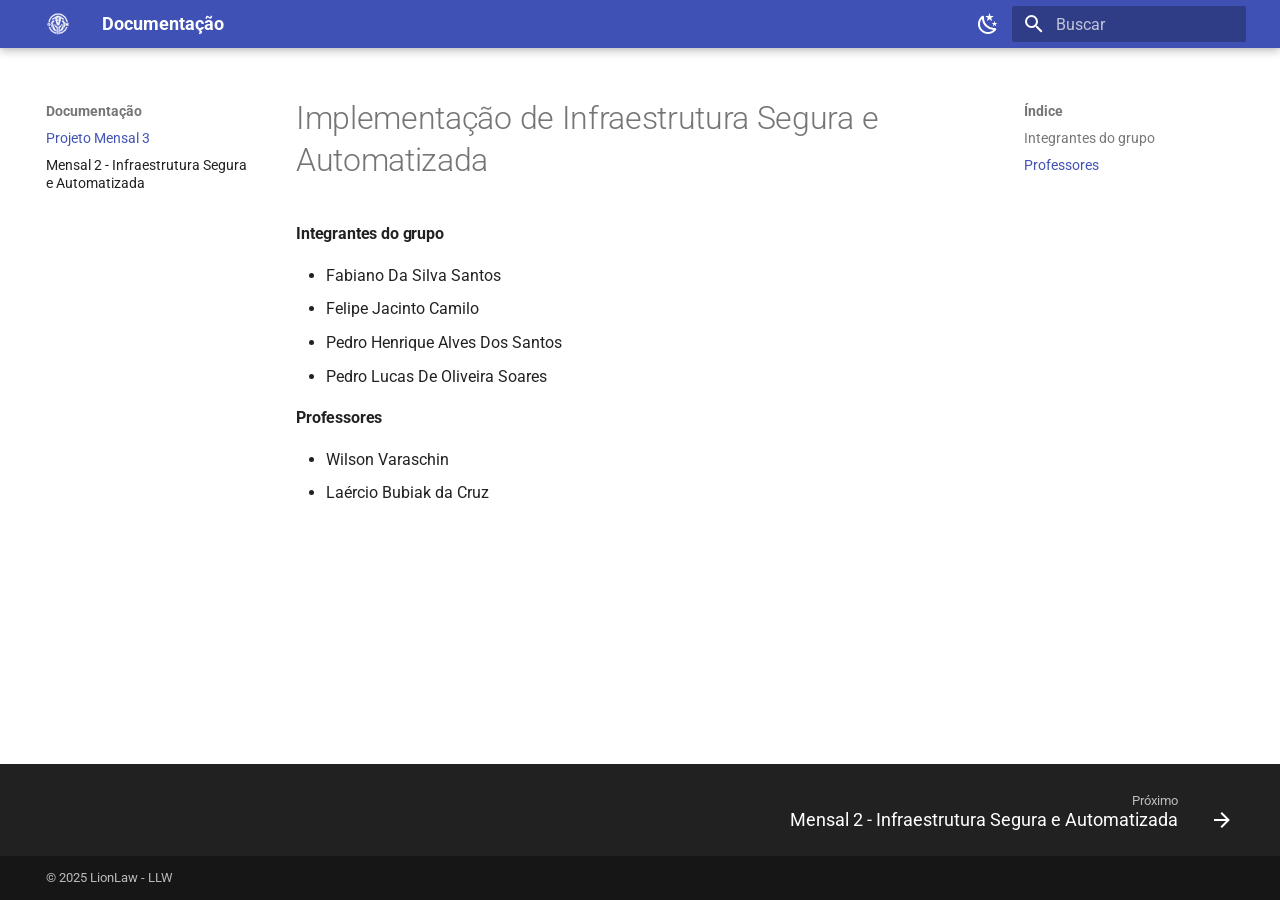
<file: mensal/index.html>
<!doctype html>
<html lang="pt" class="no-js">
  <head>
    
      <meta charset="utf-8">
      <meta name="viewport" content="width=device-width,initial-scale=1">
      
      
      
      
      
        <link rel="next" href="../mensal2/">
      
      
      <link rel="icon" href="../llw.ico">
      <meta name="generator" content="mkdocs-1.6.1, mkdocs-material-9.6.11">
    
    
      
        <title>Projeto Mensal 3 - Documentação</title>
      
    
    
      <link rel="stylesheet" href="../assets/stylesheets/main.4af4bdda.min.css">
      
        
        <link rel="stylesheet" href="../assets/stylesheets/palette.06af60db.min.css">
      
      


    
    
      
    
    
      
        
        
        <link rel="preconnect" href="https://fonts.gstatic.com" crossorigin>
        <link rel="stylesheet" href="https://fonts.googleapis.com/css?family=Roboto:300,300i,400,400i,700,700i%7CRoboto+Mono:400,400i,700,700i&display=fallback">
        <style>:root{--md-text-font:"Roboto";--md-code-font:"Roboto Mono"}</style>
      
    
    
    <script>__md_scope=new URL("..",location),__md_hash=e=>[...e].reduce(((e,_)=>(e<<5)-e+_.charCodeAt(0)),0),__md_get=(e,_=localStorage,t=__md_scope)=>JSON.parse(_.getItem(t.pathname+"."+e)),__md_set=(e,_,t=localStorage,a=__md_scope)=>{try{t.setItem(a.pathname+"."+e,JSON.stringify(_))}catch(e){}}</script>
    
      

    
    
    
  </head>
  
  
    
    
      
    
    
    
    
    <body dir="ltr" data-md-color-scheme="slate" data-md-color-primary="indigo" data-md-color-accent="indigo">
  
    
    <input class="md-toggle" data-md-toggle="drawer" type="checkbox" id="__drawer" autocomplete="off">
    <input class="md-toggle" data-md-toggle="search" type="checkbox" id="__search" autocomplete="off">
    <label class="md-overlay" for="__drawer"></label>
    <div data-md-component="skip">
      
        
        <a href="#implementacao-de-infraestrutura-segura-e-automatizada" class="md-skip">
          Pular para conteúdo
        </a>
      
    </div>
    <div data-md-component="announce">
      
    </div>
    
    
      

  

<header class="md-header md-header--shadow" data-md-component="header">
  <nav class="md-header__inner md-grid" aria-label="Cabeçalho">
    <a href=".." title="Documentação" class="md-header__button md-logo" aria-label="Documentação" data-md-component="logo">
      
  <img src="../llw.ico" alt="logo">

    </a>
    <label class="md-header__button md-icon" for="__drawer">
      
      <svg xmlns="http://www.w3.org/2000/svg" viewBox="0 0 24 24"><path d="M3 6h18v2H3zm0 5h18v2H3zm0 5h18v2H3z"/></svg>
    </label>
    <div class="md-header__title" data-md-component="header-title">
      <div class="md-header__ellipsis">
        <div class="md-header__topic">
          <span class="md-ellipsis">
            Documentação
          </span>
        </div>
        <div class="md-header__topic" data-md-component="header-topic">
          <span class="md-ellipsis">
            
              Projeto Mensal 3
            
          </span>
        </div>
      </div>
    </div>
    
      
        <form class="md-header__option" data-md-component="palette">
  
    
    
    
    <input class="md-option" data-md-color-media="(prefers-color-scheme: dark)" data-md-color-scheme="slate" data-md-color-primary="indigo" data-md-color-accent="indigo"  aria-label="Modo claro"  type="radio" name="__palette" id="__palette_0">
    
      <label class="md-header__button md-icon" title="Modo claro" for="__palette_1" hidden>
        <svg xmlns="http://www.w3.org/2000/svg" viewBox="0 0 24 24"><path d="M12 7a5 5 0 0 1 5 5 5 5 0 0 1-5 5 5 5 0 0 1-5-5 5 5 0 0 1 5-5m0 2a3 3 0 0 0-3 3 3 3 0 0 0 3 3 3 3 0 0 0 3-3 3 3 0 0 0-3-3m0-7 2.39 3.42C13.65 5.15 12.84 5 12 5s-1.65.15-2.39.42zM3.34 7l4.16-.35A7.2 7.2 0 0 0 5.94 8.5c-.44.74-.69 1.5-.83 2.29zm.02 10 1.76-3.77a7.131 7.131 0 0 0 2.38 4.14zM20.65 7l-1.77 3.79a7.02 7.02 0 0 0-2.38-4.15zm-.01 10-4.14.36c.59-.51 1.12-1.14 1.54-1.86.42-.73.69-1.5.83-2.29zM12 22l-2.41-3.44c.74.27 1.55.44 2.41.44.82 0 1.63-.17 2.37-.44z"/></svg>
      </label>
    
  
    
    
    
    <input class="md-option" data-md-color-media="(prefers-color-scheme: light)" data-md-color-scheme="default" data-md-color-primary="indigo" data-md-color-accent="indigo"  aria-label="Modo escuro"  type="radio" name="__palette" id="__palette_1">
    
      <label class="md-header__button md-icon" title="Modo escuro" for="__palette_0" hidden>
        <svg xmlns="http://www.w3.org/2000/svg" viewBox="0 0 24 24"><path d="m17.75 4.09-2.53 1.94.91 3.06-2.63-1.81-2.63 1.81.91-3.06-2.53-1.94L12.44 4l1.06-3 1.06 3zm3.5 6.91-1.64 1.25.59 1.98-1.7-1.17-1.7 1.17.59-1.98L15.75 11l2.06-.05L18.5 9l.69 1.95zm-2.28 4.95c.83-.08 1.72 1.1 1.19 1.85-.32.45-.66.87-1.08 1.27C15.17 23 8.84 23 4.94 19.07c-3.91-3.9-3.91-10.24 0-14.14.4-.4.82-.76 1.27-1.08.75-.53 1.93.36 1.85 1.19-.27 2.86.69 5.83 2.89 8.02a9.96 9.96 0 0 0 8.02 2.89m-1.64 2.02a12.08 12.08 0 0 1-7.8-3.47c-2.17-2.19-3.33-5-3.49-7.82-2.81 3.14-2.7 7.96.31 10.98 3.02 3.01 7.84 3.12 10.98.31"/></svg>
      </label>
    
  
</form>
      
    
    
      <script>var palette=__md_get("__palette");if(palette&&palette.color){if("(prefers-color-scheme)"===palette.color.media){var media=matchMedia("(prefers-color-scheme: light)"),input=document.querySelector(media.matches?"[data-md-color-media='(prefers-color-scheme: light)']":"[data-md-color-media='(prefers-color-scheme: dark)']");palette.color.media=input.getAttribute("data-md-color-media"),palette.color.scheme=input.getAttribute("data-md-color-scheme"),palette.color.primary=input.getAttribute("data-md-color-primary"),palette.color.accent=input.getAttribute("data-md-color-accent")}for(var[key,value]of Object.entries(palette.color))document.body.setAttribute("data-md-color-"+key,value)}</script>
    
    
    
      
      
        <label class="md-header__button md-icon" for="__search">
          
          <svg xmlns="http://www.w3.org/2000/svg" viewBox="0 0 24 24"><path d="M9.5 3A6.5 6.5 0 0 1 16 9.5c0 1.61-.59 3.09-1.56 4.23l.27.27h.79l5 5-1.5 1.5-5-5v-.79l-.27-.27A6.52 6.52 0 0 1 9.5 16 6.5 6.5 0 0 1 3 9.5 6.5 6.5 0 0 1 9.5 3m0 2C7 5 5 7 5 9.5S7 14 9.5 14 14 12 14 9.5 12 5 9.5 5"/></svg>
        </label>
        <div class="md-search" data-md-component="search" role="dialog">
  <label class="md-search__overlay" for="__search"></label>
  <div class="md-search__inner" role="search">
    <form class="md-search__form" name="search">
      <input type="text" class="md-search__input" name="query" aria-label="Buscar" placeholder="Buscar" autocapitalize="off" autocorrect="off" autocomplete="off" spellcheck="false" data-md-component="search-query" required>
      <label class="md-search__icon md-icon" for="__search">
        
        <svg xmlns="http://www.w3.org/2000/svg" viewBox="0 0 24 24"><path d="M9.5 3A6.5 6.5 0 0 1 16 9.5c0 1.61-.59 3.09-1.56 4.23l.27.27h.79l5 5-1.5 1.5-5-5v-.79l-.27-.27A6.52 6.52 0 0 1 9.5 16 6.5 6.5 0 0 1 3 9.5 6.5 6.5 0 0 1 9.5 3m0 2C7 5 5 7 5 9.5S7 14 9.5 14 14 12 14 9.5 12 5 9.5 5"/></svg>
        
        <svg xmlns="http://www.w3.org/2000/svg" viewBox="0 0 24 24"><path d="M20 11v2H8l5.5 5.5-1.42 1.42L4.16 12l7.92-7.92L13.5 5.5 8 11z"/></svg>
      </label>
      <nav class="md-search__options" aria-label="Pesquisar">
        
          <a href="javascript:void(0)" class="md-search__icon md-icon" title="Compartilhar" aria-label="Compartilhar" data-clipboard data-clipboard-text="" data-md-component="search-share" tabindex="-1">
            
            <svg xmlns="http://www.w3.org/2000/svg" viewBox="0 0 24 24"><path d="M18 16.08c-.76 0-1.44.3-1.96.77L8.91 12.7c.05-.23.09-.46.09-.7s-.04-.47-.09-.7l7.05-4.11c.54.5 1.25.81 2.04.81a3 3 0 0 0 3-3 3 3 0 0 0-3-3 3 3 0 0 0-3 3c0 .24.04.47.09.7L8.04 9.81C7.5 9.31 6.79 9 6 9a3 3 0 0 0-3 3 3 3 0 0 0 3 3c.79 0 1.5-.31 2.04-.81l7.12 4.15c-.05.21-.08.43-.08.66 0 1.61 1.31 2.91 2.92 2.91s2.92-1.3 2.92-2.91A2.92 2.92 0 0 0 18 16.08"/></svg>
          </a>
        
        <button type="reset" class="md-search__icon md-icon" title="Limpar" aria-label="Limpar" tabindex="-1">
          
          <svg xmlns="http://www.w3.org/2000/svg" viewBox="0 0 24 24"><path d="M19 6.41 17.59 5 12 10.59 6.41 5 5 6.41 10.59 12 5 17.59 6.41 19 12 13.41 17.59 19 19 17.59 13.41 12z"/></svg>
        </button>
      </nav>
      
        <div class="md-search__suggest" data-md-component="search-suggest"></div>
      
    </form>
    <div class="md-search__output">
      <div class="md-search__scrollwrap" tabindex="0" data-md-scrollfix>
        <div class="md-search-result" data-md-component="search-result">
          <div class="md-search-result__meta">
            Inicializando busca
          </div>
          <ol class="md-search-result__list" role="presentation"></ol>
        </div>
      </div>
    </div>
  </div>
</div>
      
    
    
  </nav>
  
</header>
    
    <div class="md-container" data-md-component="container">
      
      
        
          
        
      
      <main class="md-main" data-md-component="main">
        <div class="md-main__inner md-grid">
          
            
              
              <div class="md-sidebar md-sidebar--primary" data-md-component="sidebar" data-md-type="navigation" >
                <div class="md-sidebar__scrollwrap">
                  <div class="md-sidebar__inner">
                    



<nav class="md-nav md-nav--primary" aria-label="Navegação" data-md-level="0">
  <label class="md-nav__title" for="__drawer">
    <a href=".." title="Documentação" class="md-nav__button md-logo" aria-label="Documentação" data-md-component="logo">
      
  <img src="../llw.ico" alt="logo">

    </a>
    Documentação
  </label>
  
  <ul class="md-nav__list" data-md-scrollfix>
    
      
      
  
  
    
  
  
  
    <li class="md-nav__item md-nav__item--active">
      
      <input class="md-nav__toggle md-toggle" type="checkbox" id="__toc">
      
      
        
      
      
        <label class="md-nav__link md-nav__link--active" for="__toc">
          
  
  
  <span class="md-ellipsis">
    Projeto Mensal 3
    
  </span>
  

          <span class="md-nav__icon md-icon"></span>
        </label>
      
      <a href="./" class="md-nav__link md-nav__link--active">
        
  
  
  <span class="md-ellipsis">
    Projeto Mensal 3
    
  </span>
  

      </a>
      
        

<nav class="md-nav md-nav--secondary" aria-label="Índice">
  
  
  
    
  
  
    <label class="md-nav__title" for="__toc">
      <span class="md-nav__icon md-icon"></span>
      Índice
    </label>
    <ul class="md-nav__list" data-md-component="toc" data-md-scrollfix>
      
        <li class="md-nav__item">
  <a href="#integrantes-do-grupo" class="md-nav__link">
    <span class="md-ellipsis">
      Integrantes do grupo
    </span>
  </a>
  
</li>
      
        <li class="md-nav__item">
  <a href="#professores" class="md-nav__link">
    <span class="md-ellipsis">
      Professores
    </span>
  </a>
  
</li>
      
    </ul>
  
</nav>
      
    </li>
  

    
      
      
  
  
  
  
    <li class="md-nav__item">
      <a href="../mensal2/" class="md-nav__link">
        
  
  
  <span class="md-ellipsis">
    Mensal 2 - Infraestrutura Segura e Automatizada
    
  </span>
  

      </a>
    </li>
  

    
  </ul>
</nav>
                  </div>
                </div>
              </div>
            
            
              
              <div class="md-sidebar md-sidebar--secondary" data-md-component="sidebar" data-md-type="toc" >
                <div class="md-sidebar__scrollwrap">
                  <div class="md-sidebar__inner">
                    

<nav class="md-nav md-nav--secondary" aria-label="Índice">
  
  
  
    
  
  
    <label class="md-nav__title" for="__toc">
      <span class="md-nav__icon md-icon"></span>
      Índice
    </label>
    <ul class="md-nav__list" data-md-component="toc" data-md-scrollfix>
      
        <li class="md-nav__item">
  <a href="#integrantes-do-grupo" class="md-nav__link">
    <span class="md-ellipsis">
      Integrantes do grupo
    </span>
  </a>
  
</li>
      
        <li class="md-nav__item">
  <a href="#professores" class="md-nav__link">
    <span class="md-ellipsis">
      Professores
    </span>
  </a>
  
</li>
      
    </ul>
  
</nav>
                  </div>
                </div>
              </div>
            
          
          
            <div class="md-content" data-md-component="content">
              <article class="md-content__inner md-typeset">
                
                  



<h1 id="implementacao-de-infraestrutura-segura-e-automatizada">Implementação de Infraestrutura Segura e Automatizada<a class="headerlink" href="#implementacao-de-infraestrutura-segura-e-automatizada" title="Permanent link">&para;</a></h1>
<h4 id="integrantes-do-grupo">Integrantes do grupo<a class="headerlink" href="#integrantes-do-grupo" title="Permanent link">&para;</a></h4>
<ul>
<li>Fabiano Da Silva Santos  </li>
<li>Felipe Jacinto Camilo  </li>
<li>Pedro Henrique Alves Dos Santos  </li>
<li>Pedro Lucas De Oliveira Soares  </li>
</ul>
<h4 id="professores">Professores<a class="headerlink" href="#professores" title="Permanent link">&para;</a></h4>
<ul>
<li>Wilson Varaschin</li>
<li>Laércio Bubiak da Cruz</li>
</ul>












                
              </article>
            </div>
          
          
<script>var target=document.getElementById(location.hash.slice(1));target&&target.name&&(target.checked=target.name.startsWith("__tabbed_"))</script>
        </div>
        
      </main>
      
        <footer class="md-footer">
  
    
      
      <nav class="md-footer__inner md-grid" aria-label="Rodapé" >
        
        
          
          <a href="../mensal2/" class="md-footer__link md-footer__link--next" aria-label="Próximo: Mensal 2 - Infraestrutura Segura e Automatizada">
            <div class="md-footer__title">
              <span class="md-footer__direction">
                Próximo
              </span>
              <div class="md-ellipsis">
                Mensal 2 - Infraestrutura Segura e Automatizada
              </div>
            </div>
            <div class="md-footer__button md-icon">
              
              <svg xmlns="http://www.w3.org/2000/svg" viewBox="0 0 24 24"><path d="M4 11v2h12l-5.5 5.5 1.42 1.42L19.84 12l-7.92-7.92L10.5 5.5 16 11z"/></svg>
            </div>
          </a>
        
      </nav>
    
  
  <div class="md-footer-meta md-typeset">
    <div class="md-footer-meta__inner md-grid">
      <div class="md-copyright">
  
    <div class="md-copyright__highlight">
      © 2025 LionLaw - LLW
    </div>
  
  
</div>
      
    </div>
  </div>
</footer>
      
    </div>
    <div class="md-dialog" data-md-component="dialog">
      <div class="md-dialog__inner md-typeset"></div>
    </div>
    
    
    
      
      <script id="__config" type="application/json">{"base": "..", "features": ["search.suggest", "search.highlight", "search.share", "navigation.footer"], "search": "../assets/javascripts/workers/search.f8cc74c7.min.js", "tags": null, "translations": {"clipboard.copied": "Copiado para \u00e1rea de transfer\u00eancia", "clipboard.copy": "Copiar para \u00e1rea de transfer\u00eancia", "search.result.more.one": "mais 1 nesta p\u00e1gina", "search.result.more.other": "# mais nesta p\u00e1gina", "search.result.none": "Nenhum documento encontrado", "search.result.one": "1 documento encontrado", "search.result.other": "# documentos encontrados", "search.result.placeholder": "Digite para iniciar a busca", "search.result.term.missing": "Ausente", "select.version": "Selecione a vers\u00e3o"}, "version": null}</script>
    
    
      <script src="../assets/javascripts/bundle.c8b220af.min.js"></script>
      
    
  </body>
</html>
</file>
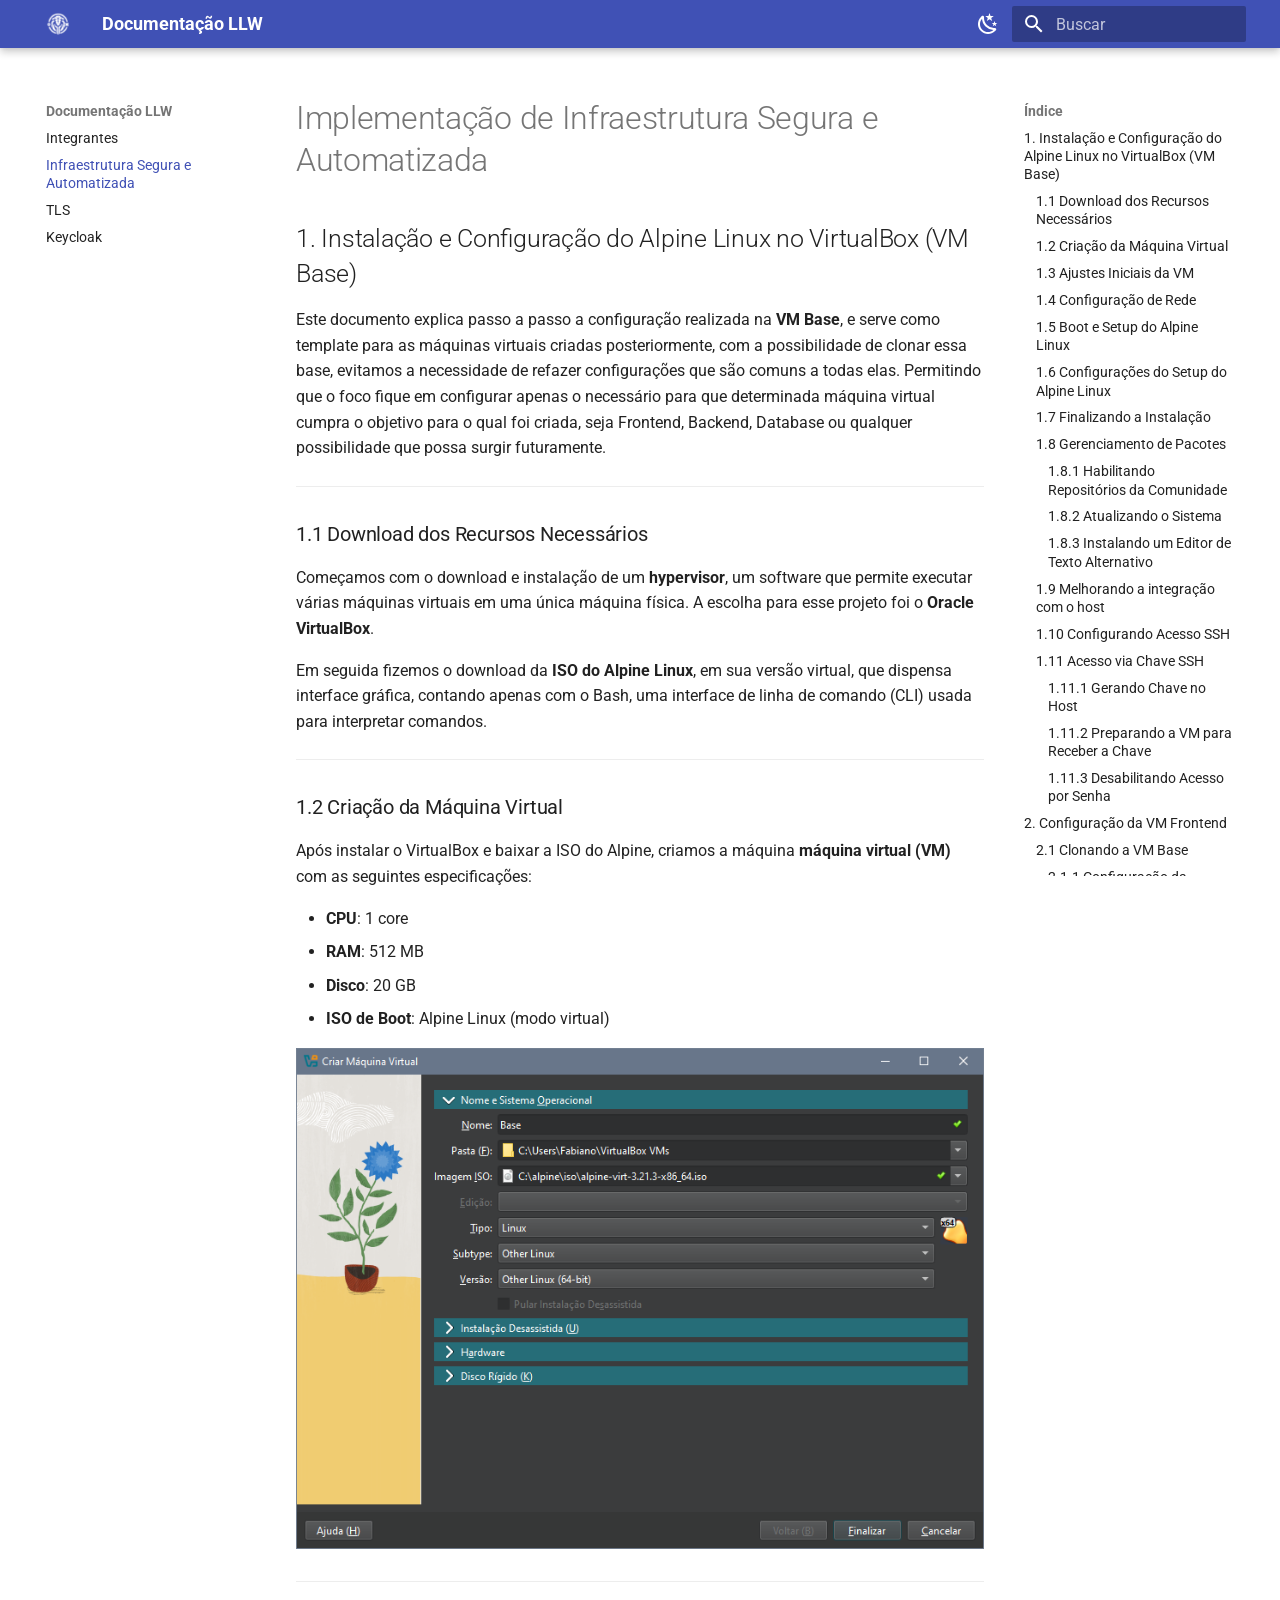
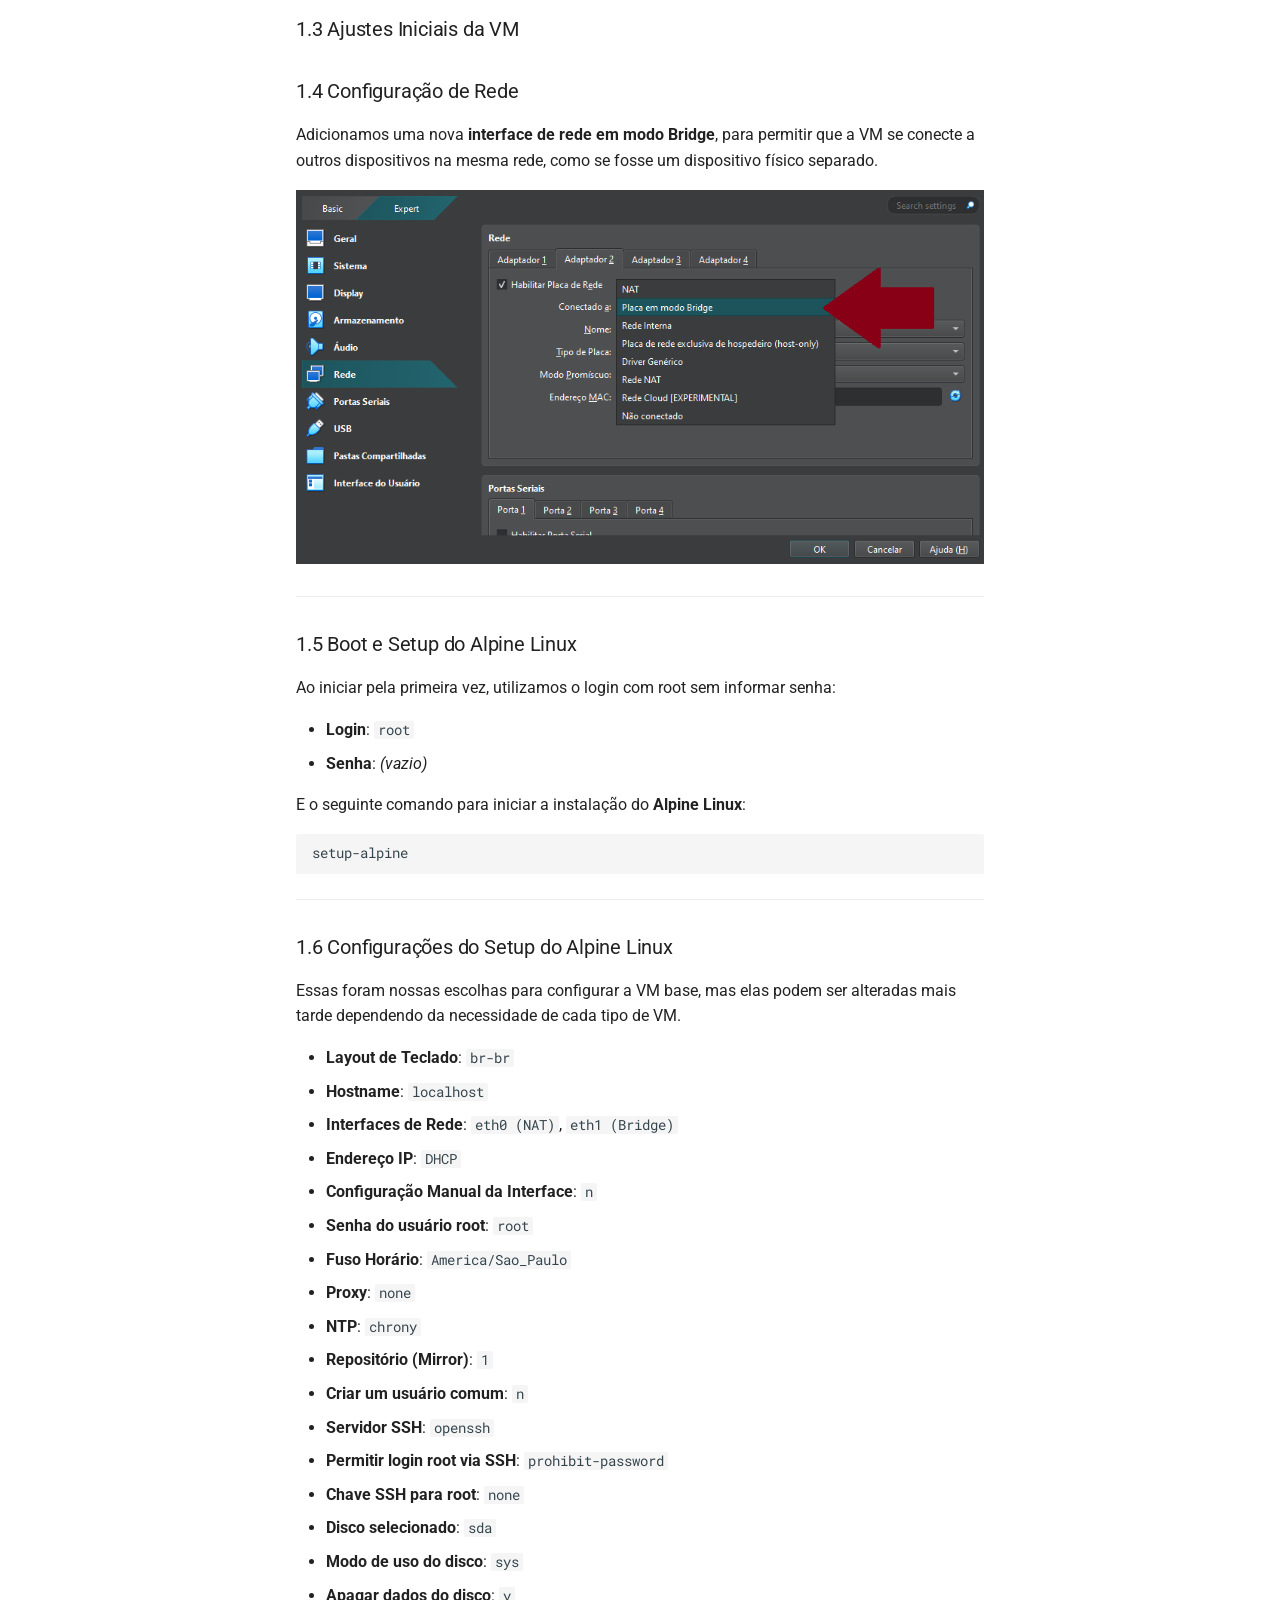
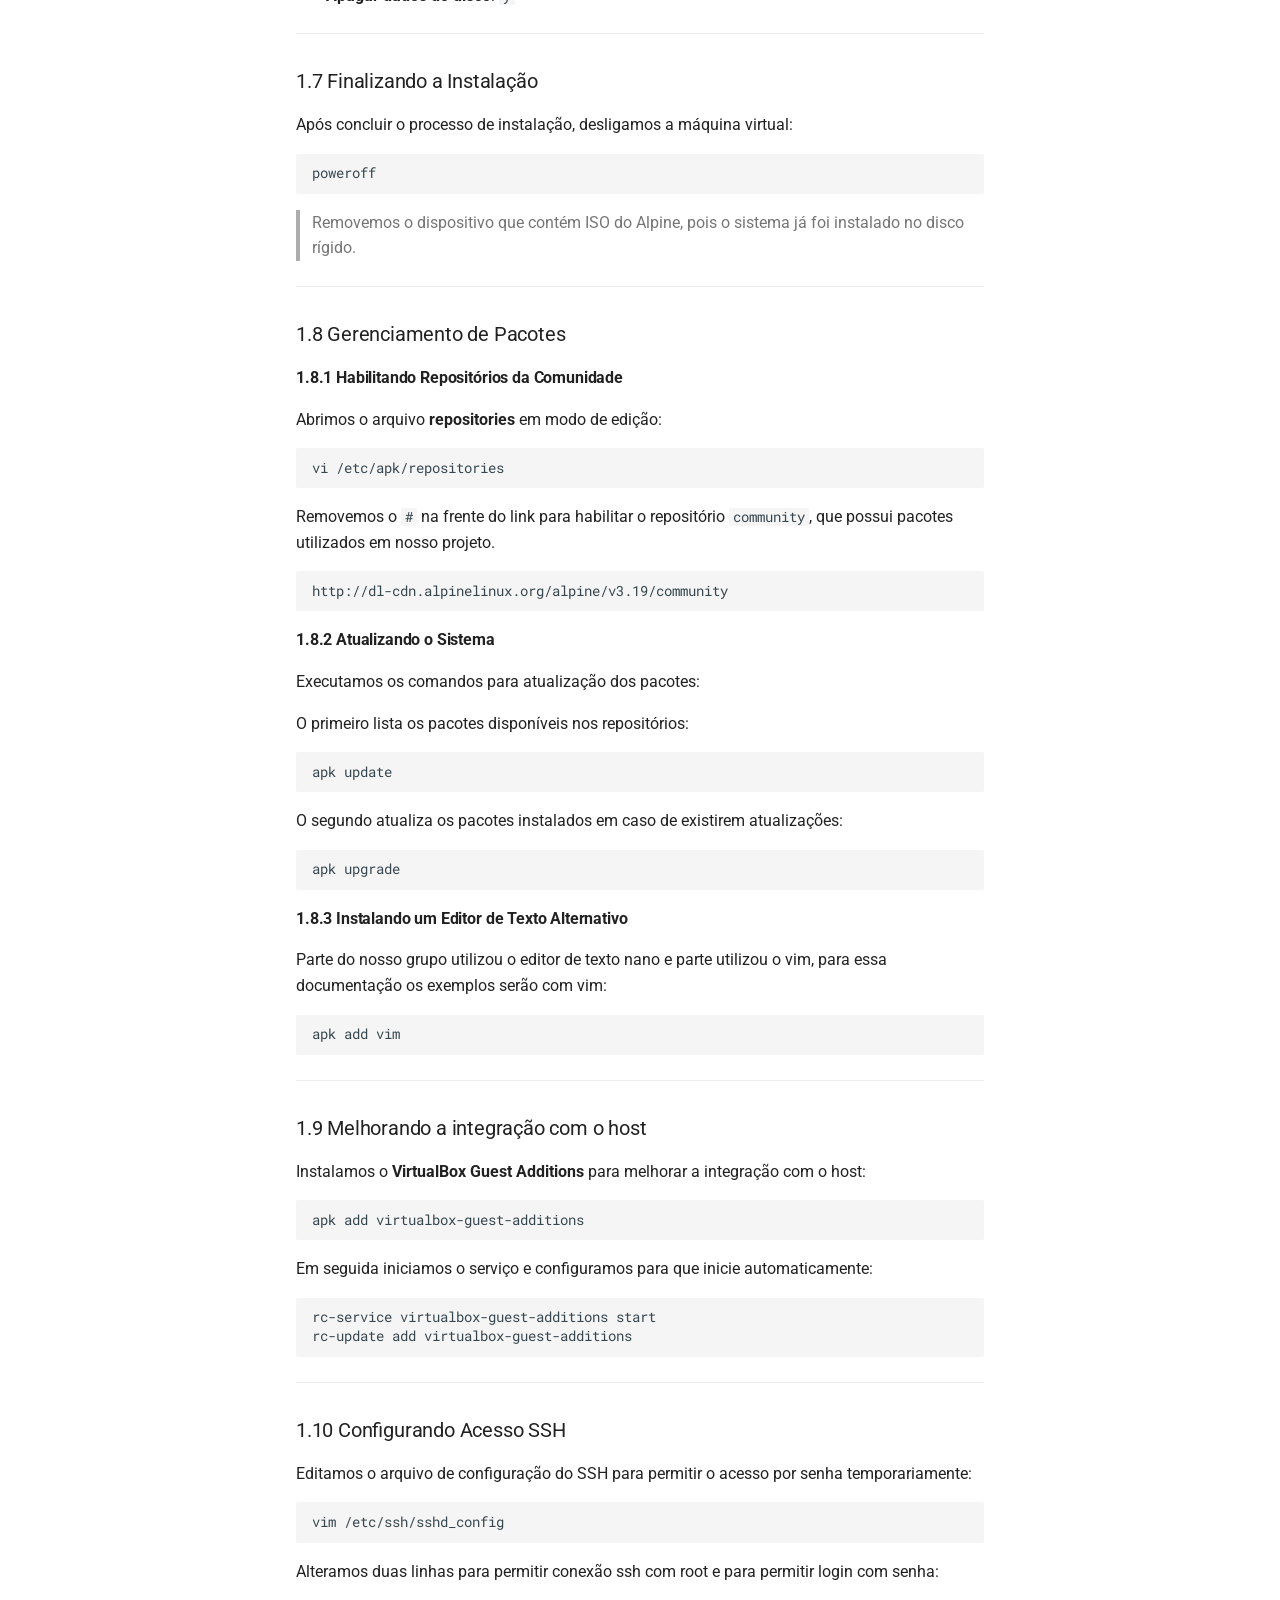
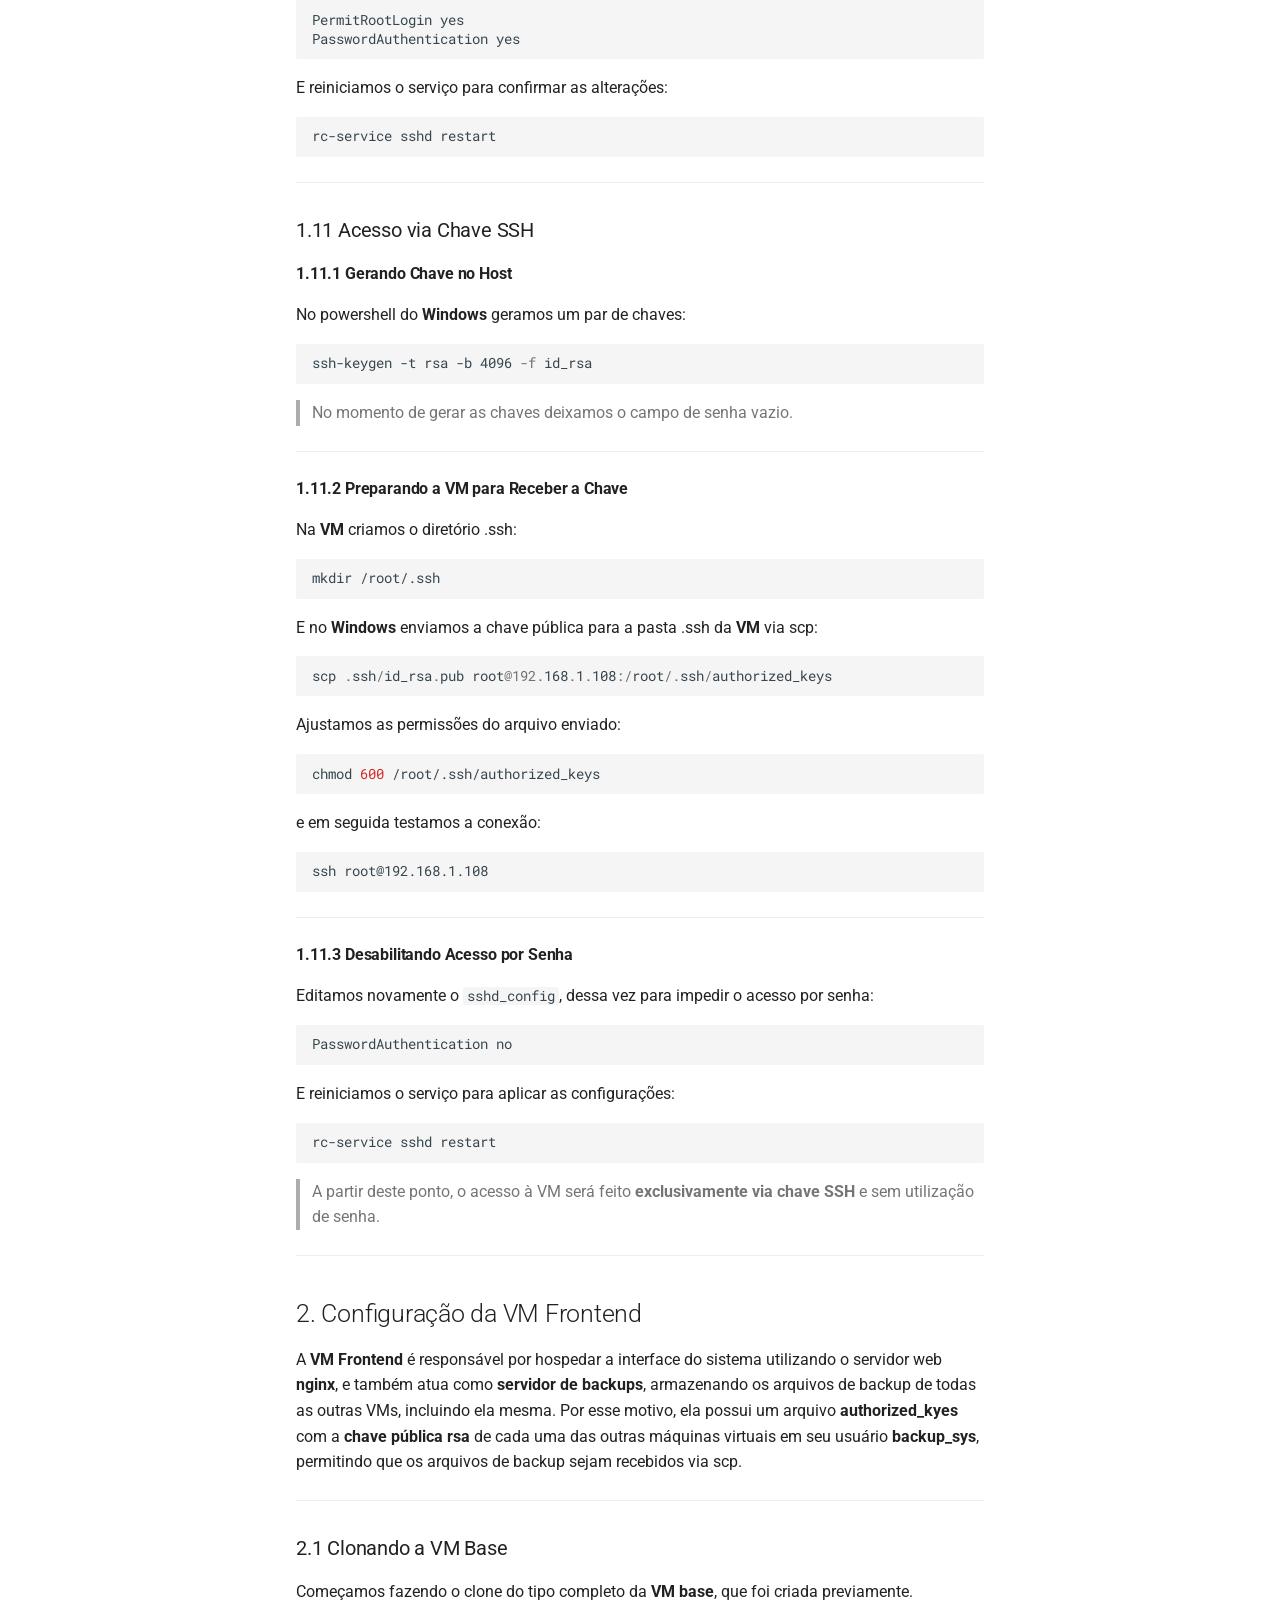
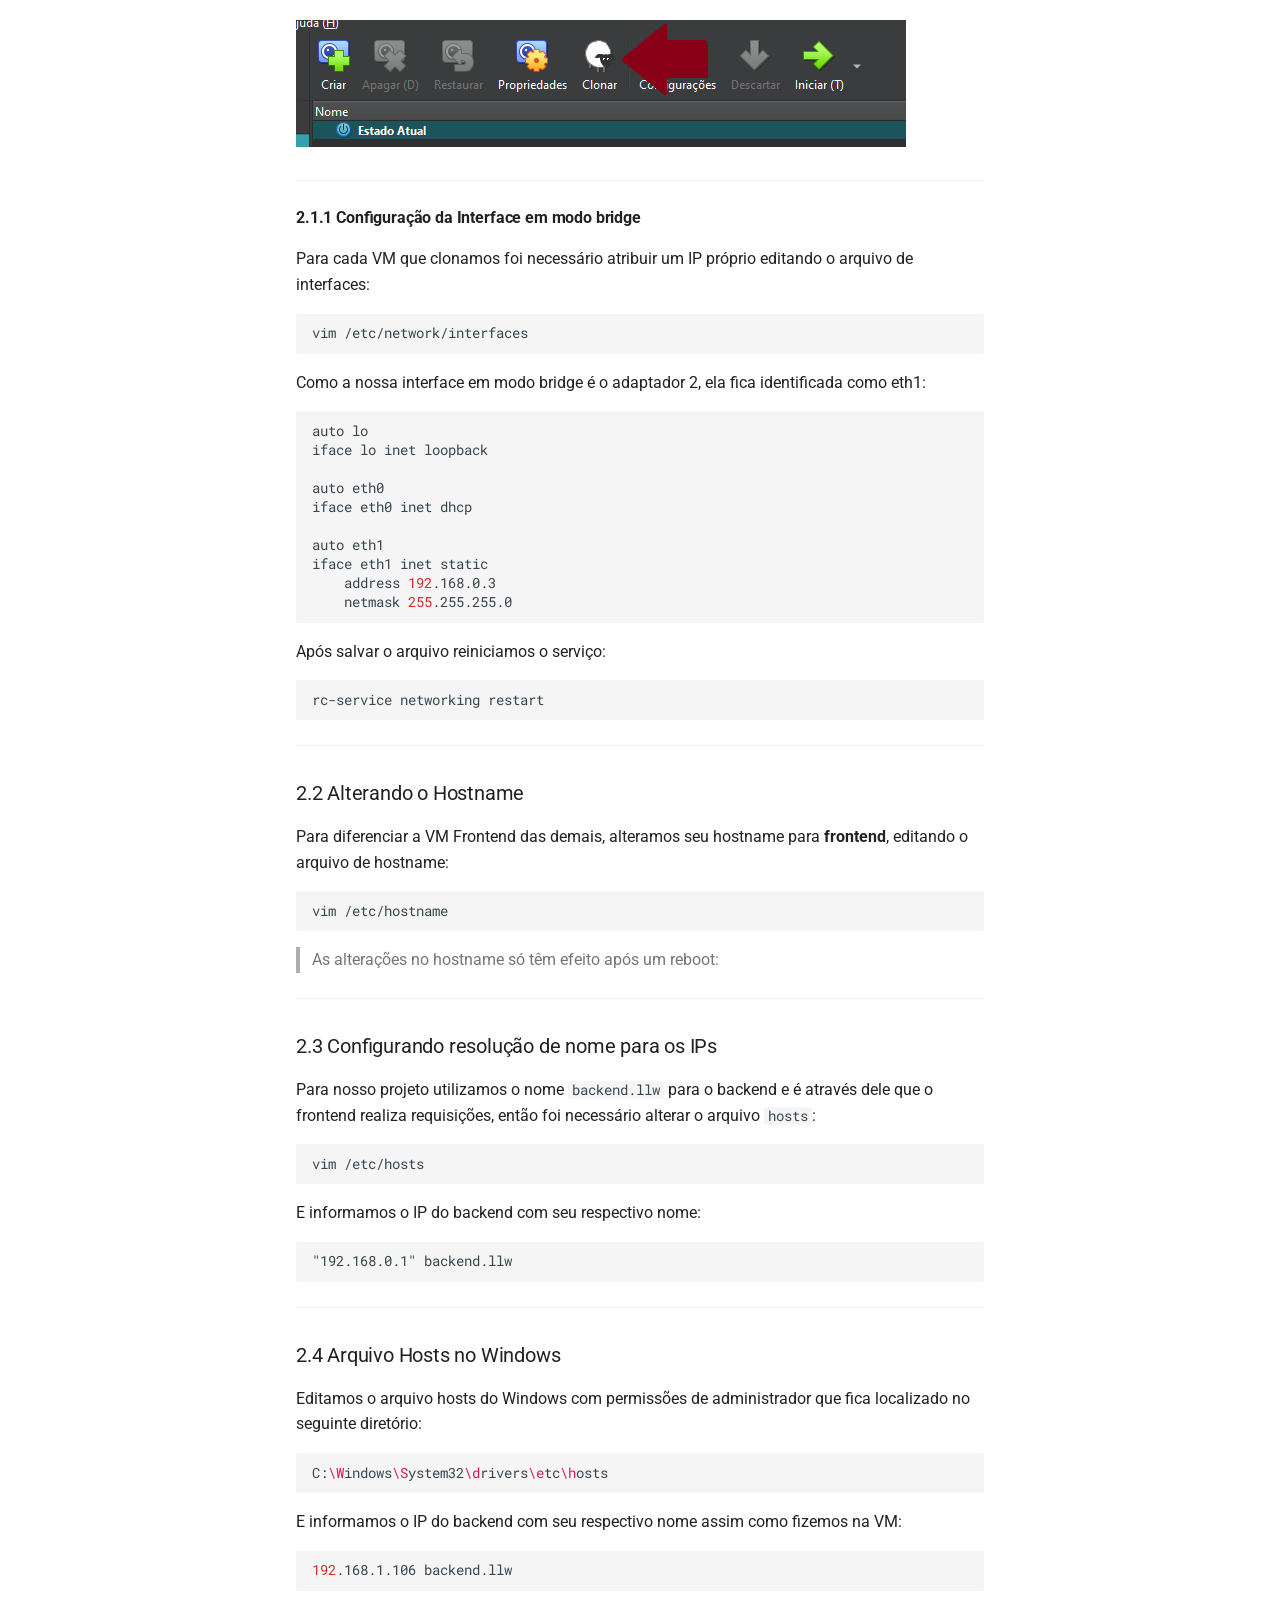
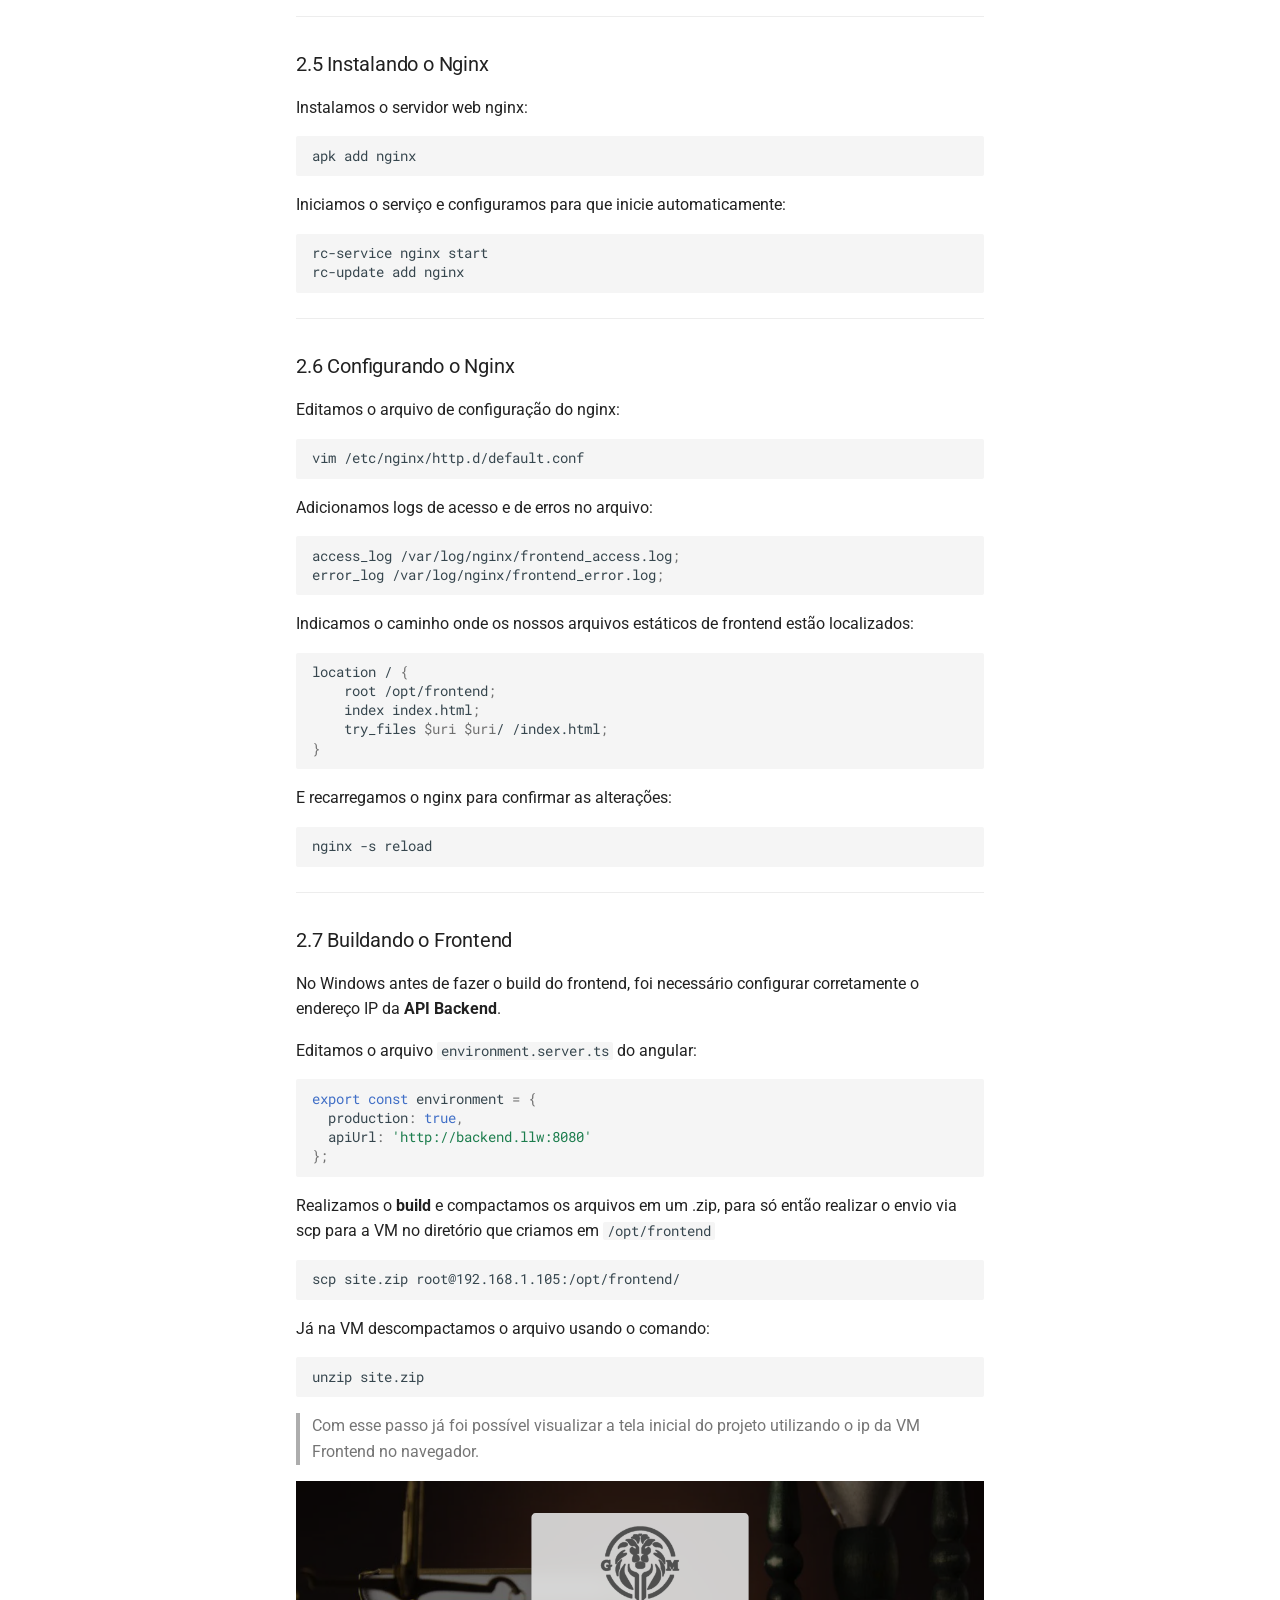
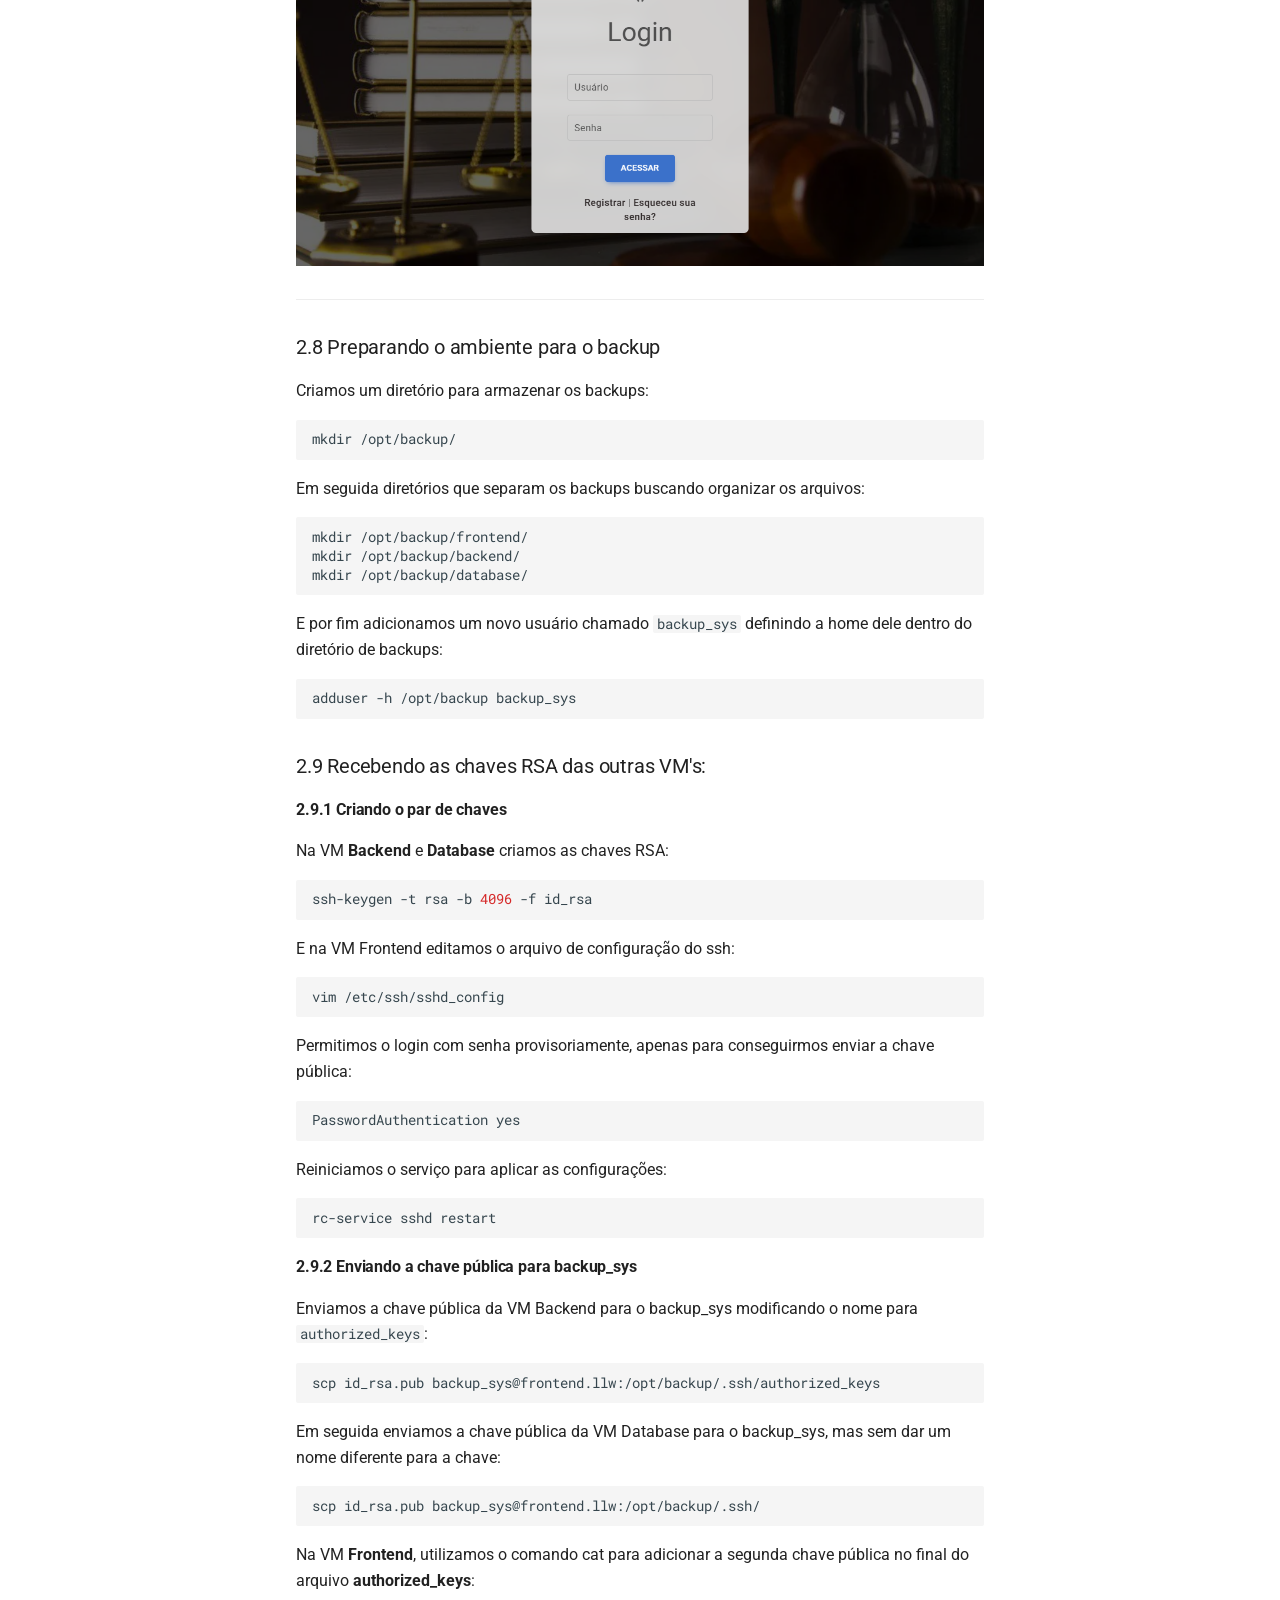
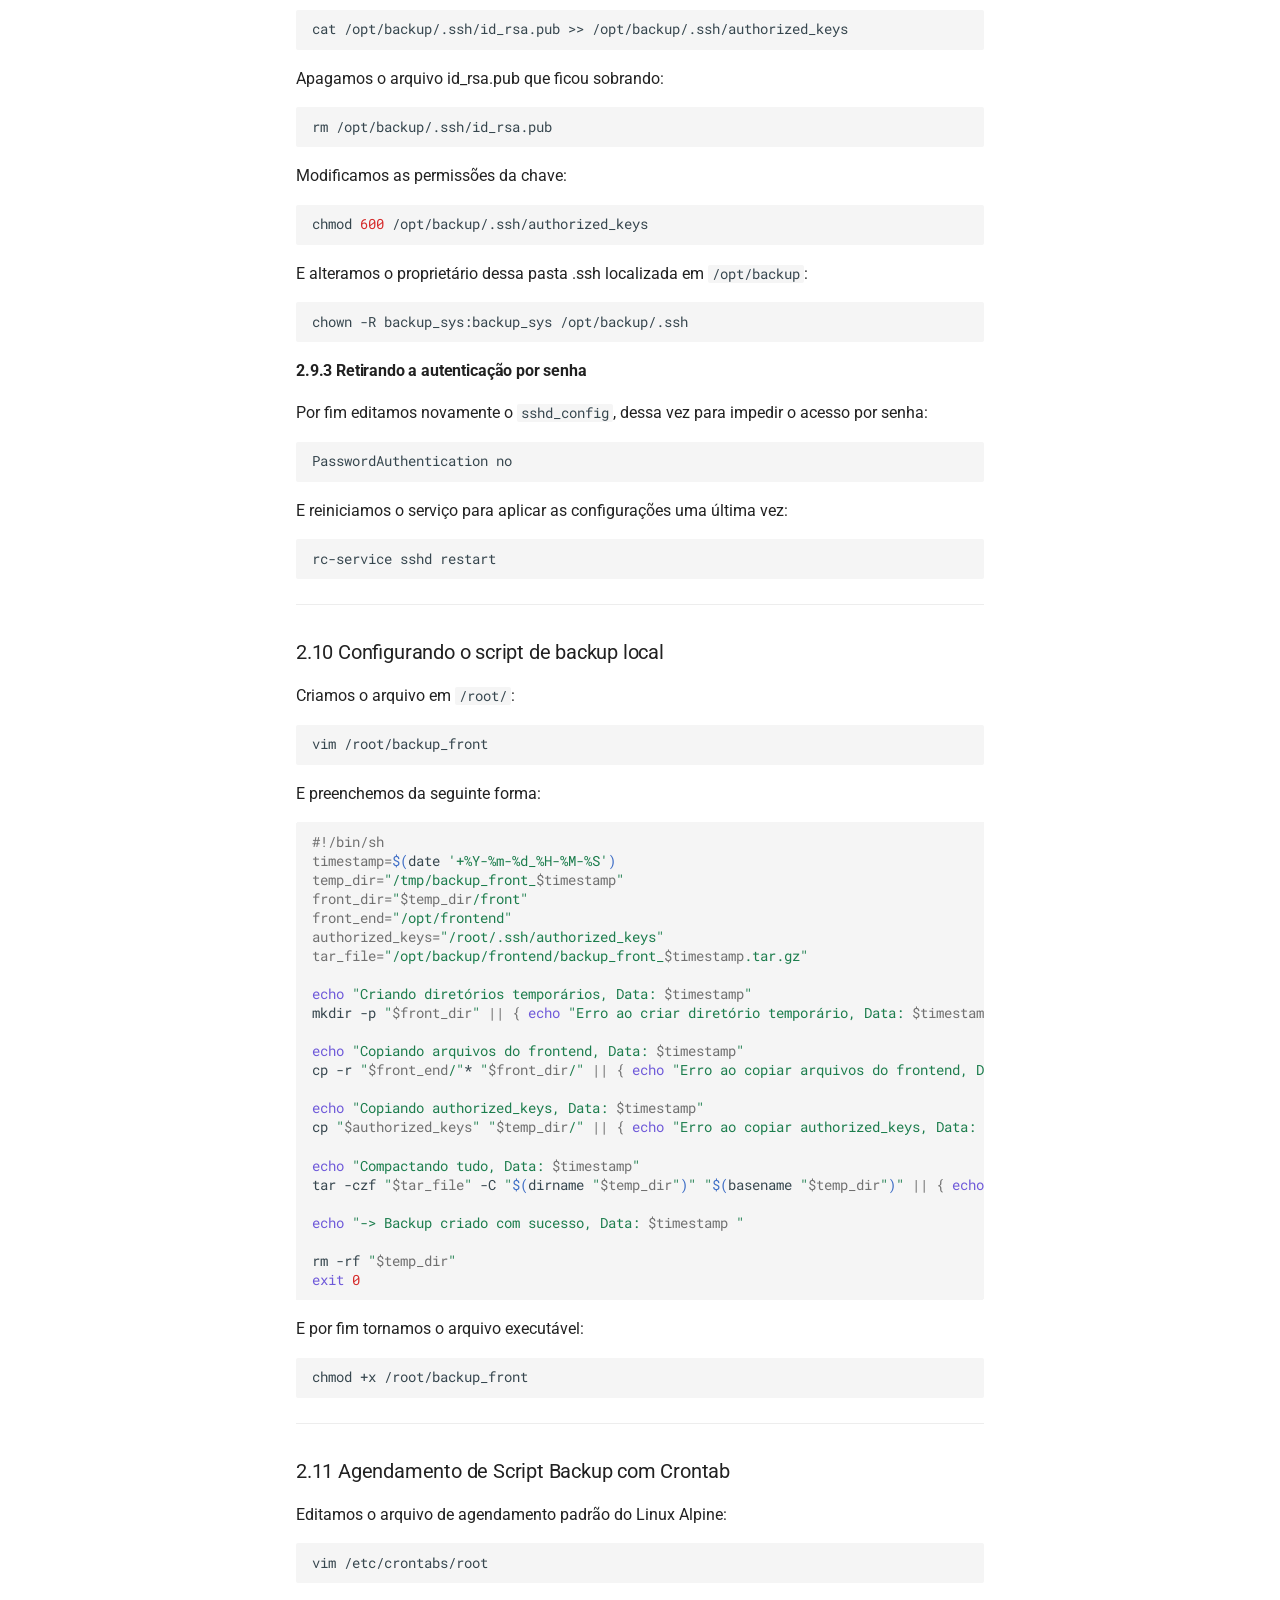
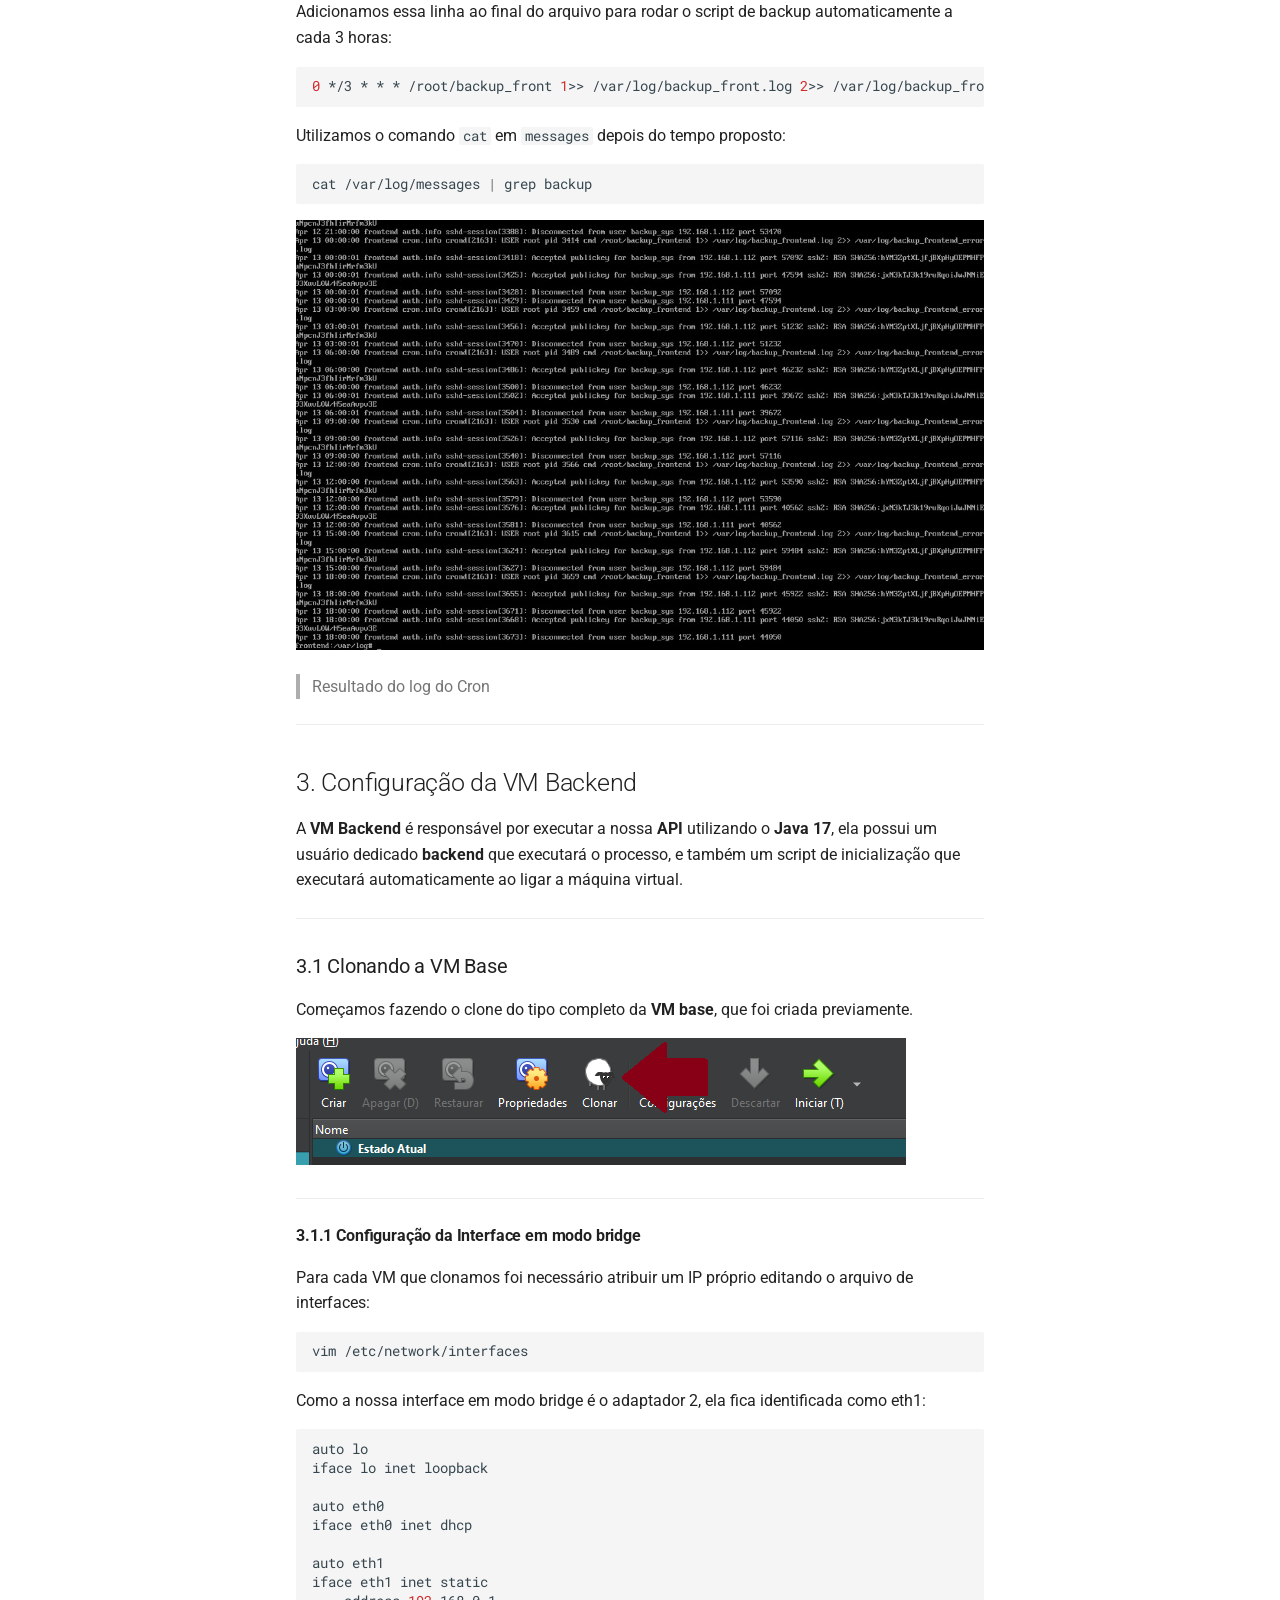
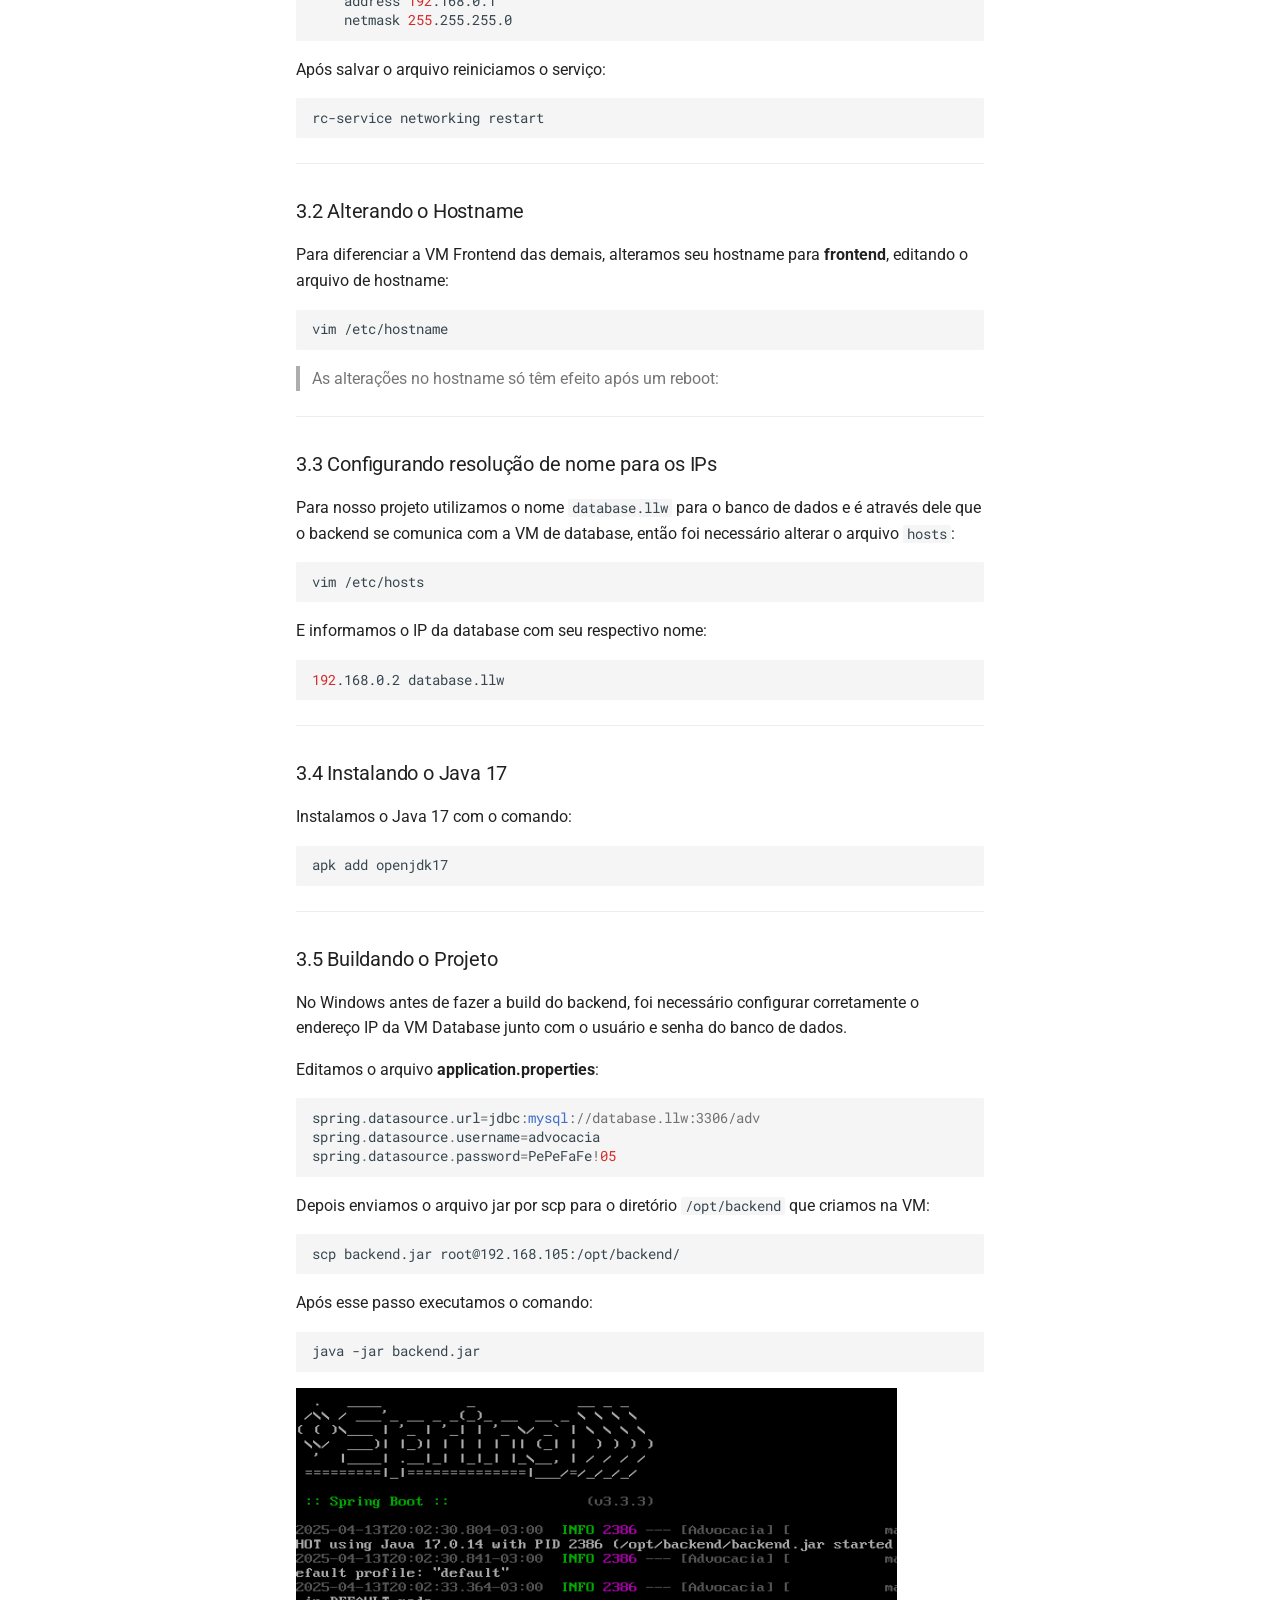
<file: mensal2/index.html>
<!doctype html>
<html lang="pt" class="no-js">
  <head>
    
      <meta charset="utf-8">
      <meta name="viewport" content="width=device-width,initial-scale=1">
      
      
      
      
        <link rel="prev" href="../enunciado/">
      
      
        <link rel="next" href="..">
      
      
      <link rel="icon" href="../llw.ico">
      <meta name="generator" content="mkdocs-1.6.1, mkdocs-material-9.6.11">
    
    
      
        <title>Infraestrutura Segura e Automatizada - Documentação LLW</title>
      
    
    
      <link rel="stylesheet" href="../assets/stylesheets/main.4af4bdda.min.css">
      
        
        <link rel="stylesheet" href="../assets/stylesheets/palette.06af60db.min.css">
      
      


    
    
      
    
    
      
        
        
        <link rel="preconnect" href="https://fonts.gstatic.com" crossorigin>
        <link rel="stylesheet" href="https://fonts.googleapis.com/css?family=Roboto:300,300i,400,400i,700,700i%7CRoboto+Mono:400,400i,700,700i&display=fallback">
        <style>:root{--md-text-font:"Roboto";--md-code-font:"Roboto Mono"}</style>
      
    
    
    <script>__md_scope=new URL("..",location),__md_hash=e=>[...e].reduce(((e,_)=>(e<<5)-e+_.charCodeAt(0)),0),__md_get=(e,_=localStorage,t=__md_scope)=>JSON.parse(_.getItem(t.pathname+"."+e)),__md_set=(e,_,t=localStorage,a=__md_scope)=>{try{t.setItem(a.pathname+"."+e,JSON.stringify(_))}catch(e){}}</script>
    
      

    
    
    
  </head>
  
  
    
    
      
    
    
    
    
    <body dir="ltr" data-md-color-scheme="slate" data-md-color-primary="indigo" data-md-color-accent="indigo">
  
    
    <input class="md-toggle" data-md-toggle="drawer" type="checkbox" id="__drawer" autocomplete="off">
    <input class="md-toggle" data-md-toggle="search" type="checkbox" id="__search" autocomplete="off">
    <label class="md-overlay" for="__drawer"></label>
    <div data-md-component="skip">
      
        
        <a href="#implementacao-de-infraestrutura-segura-e-automatizada" class="md-skip">
          Pular para conteúdo
        </a>
      
    </div>
    <div data-md-component="announce">
      
    </div>
    
    
      

  

<header class="md-header md-header--shadow" data-md-component="header">
  <nav class="md-header__inner md-grid" aria-label="Cabeçalho">
    <a href=".." title="Documentação LLW" class="md-header__button md-logo" aria-label="Documentação LLW" data-md-component="logo">
      
  <img src="../llw.ico" alt="logo">

    </a>
    <label class="md-header__button md-icon" for="__drawer">
      
      <svg xmlns="http://www.w3.org/2000/svg" viewBox="0 0 24 24"><path d="M3 6h18v2H3zm0 5h18v2H3zm0 5h18v2H3z"/></svg>
    </label>
    <div class="md-header__title" data-md-component="header-title">
      <div class="md-header__ellipsis">
        <div class="md-header__topic">
          <span class="md-ellipsis">
            Documentação LLW
          </span>
        </div>
        <div class="md-header__topic" data-md-component="header-topic">
          <span class="md-ellipsis">
            
              Infraestrutura Segura e Automatizada
            
          </span>
        </div>
      </div>
    </div>
    
      
        <form class="md-header__option" data-md-component="palette">
  
    
    
    
    <input class="md-option" data-md-color-media="(prefers-color-scheme: dark)" data-md-color-scheme="slate" data-md-color-primary="indigo" data-md-color-accent="indigo"  aria-label="Modo claro"  type="radio" name="__palette" id="__palette_0">
    
      <label class="md-header__button md-icon" title="Modo claro" for="__palette_1" hidden>
        <svg xmlns="http://www.w3.org/2000/svg" viewBox="0 0 24 24"><path d="M12 7a5 5 0 0 1 5 5 5 5 0 0 1-5 5 5 5 0 0 1-5-5 5 5 0 0 1 5-5m0 2a3 3 0 0 0-3 3 3 3 0 0 0 3 3 3 3 0 0 0 3-3 3 3 0 0 0-3-3m0-7 2.39 3.42C13.65 5.15 12.84 5 12 5s-1.65.15-2.39.42zM3.34 7l4.16-.35A7.2 7.2 0 0 0 5.94 8.5c-.44.74-.69 1.5-.83 2.29zm.02 10 1.76-3.77a7.131 7.131 0 0 0 2.38 4.14zM20.65 7l-1.77 3.79a7.02 7.02 0 0 0-2.38-4.15zm-.01 10-4.14.36c.59-.51 1.12-1.14 1.54-1.86.42-.73.69-1.5.83-2.29zM12 22l-2.41-3.44c.74.27 1.55.44 2.41.44.82 0 1.63-.17 2.37-.44z"/></svg>
      </label>
    
  
    
    
    
    <input class="md-option" data-md-color-media="(prefers-color-scheme: light)" data-md-color-scheme="default" data-md-color-primary="indigo" data-md-color-accent="indigo"  aria-label="Modo escuro"  type="radio" name="__palette" id="__palette_1">
    
      <label class="md-header__button md-icon" title="Modo escuro" for="__palette_0" hidden>
        <svg xmlns="http://www.w3.org/2000/svg" viewBox="0 0 24 24"><path d="m17.75 4.09-2.53 1.94.91 3.06-2.63-1.81-2.63 1.81.91-3.06-2.53-1.94L12.44 4l1.06-3 1.06 3zm3.5 6.91-1.64 1.25.59 1.98-1.7-1.17-1.7 1.17.59-1.98L15.75 11l2.06-.05L18.5 9l.69 1.95zm-2.28 4.95c.83-.08 1.72 1.1 1.19 1.85-.32.45-.66.87-1.08 1.27C15.17 23 8.84 23 4.94 19.07c-3.91-3.9-3.91-10.24 0-14.14.4-.4.82-.76 1.27-1.08.75-.53 1.93.36 1.85 1.19-.27 2.86.69 5.83 2.89 8.02a9.96 9.96 0 0 0 8.02 2.89m-1.64 2.02a12.08 12.08 0 0 1-7.8-3.47c-2.17-2.19-3.33-5-3.49-7.82-2.81 3.14-2.7 7.96.31 10.98 3.02 3.01 7.84 3.12 10.98.31"/></svg>
      </label>
    
  
</form>
      
    
    
      <script>var palette=__md_get("__palette");if(palette&&palette.color){if("(prefers-color-scheme)"===palette.color.media){var media=matchMedia("(prefers-color-scheme: light)"),input=document.querySelector(media.matches?"[data-md-color-media='(prefers-color-scheme: light)']":"[data-md-color-media='(prefers-color-scheme: dark)']");palette.color.media=input.getAttribute("data-md-color-media"),palette.color.scheme=input.getAttribute("data-md-color-scheme"),palette.color.primary=input.getAttribute("data-md-color-primary"),palette.color.accent=input.getAttribute("data-md-color-accent")}for(var[key,value]of Object.entries(palette.color))document.body.setAttribute("data-md-color-"+key,value)}</script>
    
    
    
      
      
        <label class="md-header__button md-icon" for="__search">
          
          <svg xmlns="http://www.w3.org/2000/svg" viewBox="0 0 24 24"><path d="M9.5 3A6.5 6.5 0 0 1 16 9.5c0 1.61-.59 3.09-1.56 4.23l.27.27h.79l5 5-1.5 1.5-5-5v-.79l-.27-.27A6.52 6.52 0 0 1 9.5 16 6.5 6.5 0 0 1 3 9.5 6.5 6.5 0 0 1 9.5 3m0 2C7 5 5 7 5 9.5S7 14 9.5 14 14 12 14 9.5 12 5 9.5 5"/></svg>
        </label>
        <div class="md-search" data-md-component="search" role="dialog">
  <label class="md-search__overlay" for="__search"></label>
  <div class="md-search__inner" role="search">
    <form class="md-search__form" name="search">
      <input type="text" class="md-search__input" name="query" aria-label="Buscar" placeholder="Buscar" autocapitalize="off" autocorrect="off" autocomplete="off" spellcheck="false" data-md-component="search-query" required>
      <label class="md-search__icon md-icon" for="__search">
        
        <svg xmlns="http://www.w3.org/2000/svg" viewBox="0 0 24 24"><path d="M9.5 3A6.5 6.5 0 0 1 16 9.5c0 1.61-.59 3.09-1.56 4.23l.27.27h.79l5 5-1.5 1.5-5-5v-.79l-.27-.27A6.52 6.52 0 0 1 9.5 16 6.5 6.5 0 0 1 3 9.5 6.5 6.5 0 0 1 9.5 3m0 2C7 5 5 7 5 9.5S7 14 9.5 14 14 12 14 9.5 12 5 9.5 5"/></svg>
        
        <svg xmlns="http://www.w3.org/2000/svg" viewBox="0 0 24 24"><path d="M20 11v2H8l5.5 5.5-1.42 1.42L4.16 12l7.92-7.92L13.5 5.5 8 11z"/></svg>
      </label>
      <nav class="md-search__options" aria-label="Pesquisar">
        
          <a href="javascript:void(0)" class="md-search__icon md-icon" title="Compartilhar" aria-label="Compartilhar" data-clipboard data-clipboard-text="" data-md-component="search-share" tabindex="-1">
            
            <svg xmlns="http://www.w3.org/2000/svg" viewBox="0 0 24 24"><path d="M18 16.08c-.76 0-1.44.3-1.96.77L8.91 12.7c.05-.23.09-.46.09-.7s-.04-.47-.09-.7l7.05-4.11c.54.5 1.25.81 2.04.81a3 3 0 0 0 3-3 3 3 0 0 0-3-3 3 3 0 0 0-3 3c0 .24.04.47.09.7L8.04 9.81C7.5 9.31 6.79 9 6 9a3 3 0 0 0-3 3 3 3 0 0 0 3 3c.79 0 1.5-.31 2.04-.81l7.12 4.15c-.05.21-.08.43-.08.66 0 1.61 1.31 2.91 2.92 2.91s2.92-1.3 2.92-2.91A2.92 2.92 0 0 0 18 16.08"/></svg>
          </a>
        
        <button type="reset" class="md-search__icon md-icon" title="Limpar" aria-label="Limpar" tabindex="-1">
          
          <svg xmlns="http://www.w3.org/2000/svg" viewBox="0 0 24 24"><path d="M19 6.41 17.59 5 12 10.59 6.41 5 5 6.41 10.59 12 5 17.59 6.41 19 12 13.41 17.59 19 19 17.59 13.41 12z"/></svg>
        </button>
      </nav>
      
        <div class="md-search__suggest" data-md-component="search-suggest"></div>
      
    </form>
    <div class="md-search__output">
      <div class="md-search__scrollwrap" tabindex="0" data-md-scrollfix>
        <div class="md-search-result" data-md-component="search-result">
          <div class="md-search-result__meta">
            Inicializando busca
          </div>
          <ol class="md-search-result__list" role="presentation"></ol>
        </div>
      </div>
    </div>
  </div>
</div>
      
    
    
  </nav>
  
</header>
    
    <div class="md-container" data-md-component="container">
      
      
        
          
        
      
      <main class="md-main" data-md-component="main">
        <div class="md-main__inner md-grid">
          
            
              
              <div class="md-sidebar md-sidebar--primary" data-md-component="sidebar" data-md-type="navigation" >
                <div class="md-sidebar__scrollwrap">
                  <div class="md-sidebar__inner">
                    



<nav class="md-nav md-nav--primary" aria-label="Navegação" data-md-level="0">
  <label class="md-nav__title" for="__drawer">
    <a href=".." title="Documentação LLW" class="md-nav__button md-logo" aria-label="Documentação LLW" data-md-component="logo">
      
  <img src="../llw.ico" alt="logo">

    </a>
    Documentação LLW
  </label>
  
  <ul class="md-nav__list" data-md-scrollfix>
    
      
      
  
  
  
  
    <li class="md-nav__item">
      <a href="../enunciado/" class="md-nav__link">
        
  
  
  <span class="md-ellipsis">
    Integrantes
    
  </span>
  

      </a>
    </li>
  

    
      
      
  
  
    
  
  
  
    <li class="md-nav__item md-nav__item--active">
      
      <input class="md-nav__toggle md-toggle" type="checkbox" id="__toc">
      
      
        
      
      
        <label class="md-nav__link md-nav__link--active" for="__toc">
          
  
  
  <span class="md-ellipsis">
    Infraestrutura Segura e Automatizada
    
  </span>
  

          <span class="md-nav__icon md-icon"></span>
        </label>
      
      <a href="./" class="md-nav__link md-nav__link--active">
        
  
  
  <span class="md-ellipsis">
    Infraestrutura Segura e Automatizada
    
  </span>
  

      </a>
      
        

<nav class="md-nav md-nav--secondary" aria-label="Índice">
  
  
  
    
  
  
    <label class="md-nav__title" for="__toc">
      <span class="md-nav__icon md-icon"></span>
      Índice
    </label>
    <ul class="md-nav__list" data-md-component="toc" data-md-scrollfix>
      
        <li class="md-nav__item">
  <a href="#1-instalacao-e-configuracao-do-alpine-linux-no-virtualbox-vm-base" class="md-nav__link">
    <span class="md-ellipsis">
      1. Instalação e Configuração do Alpine Linux no VirtualBox (VM Base)
    </span>
  </a>
  
    <nav class="md-nav" aria-label="1. Instalação e Configuração do Alpine Linux no VirtualBox (VM Base)">
      <ul class="md-nav__list">
        
          <li class="md-nav__item">
  <a href="#11-download-dos-recursos-necessarios" class="md-nav__link">
    <span class="md-ellipsis">
      1.1 Download dos Recursos Necessários
    </span>
  </a>
  
</li>
        
          <li class="md-nav__item">
  <a href="#12-criacao-da-maquina-virtual" class="md-nav__link">
    <span class="md-ellipsis">
      1.2 Criação da Máquina Virtual
    </span>
  </a>
  
</li>
        
          <li class="md-nav__item">
  <a href="#13-ajustes-iniciais-da-vm" class="md-nav__link">
    <span class="md-ellipsis">
      1.3 Ajustes Iniciais da VM
    </span>
  </a>
  
</li>
        
          <li class="md-nav__item">
  <a href="#14-configuracao-de-rede" class="md-nav__link">
    <span class="md-ellipsis">
      1.4 Configuração de Rede
    </span>
  </a>
  
</li>
        
          <li class="md-nav__item">
  <a href="#15-boot-e-setup-do-alpine-linux" class="md-nav__link">
    <span class="md-ellipsis">
      1.5 Boot e Setup do Alpine Linux
    </span>
  </a>
  
</li>
        
          <li class="md-nav__item">
  <a href="#16-configuracoes-do-setup-do-alpine-linux" class="md-nav__link">
    <span class="md-ellipsis">
      1.6 Configurações do Setup do Alpine Linux
    </span>
  </a>
  
</li>
        
          <li class="md-nav__item">
  <a href="#17-finalizando-a-instalacao" class="md-nav__link">
    <span class="md-ellipsis">
      1.7 Finalizando a Instalação
    </span>
  </a>
  
</li>
        
          <li class="md-nav__item">
  <a href="#18-gerenciamento-de-pacotes" class="md-nav__link">
    <span class="md-ellipsis">
      1.8 Gerenciamento de Pacotes
    </span>
  </a>
  
    <nav class="md-nav" aria-label="1.8 Gerenciamento de Pacotes">
      <ul class="md-nav__list">
        
          <li class="md-nav__item">
  <a href="#181-habilitando-repositorios-da-comunidade" class="md-nav__link">
    <span class="md-ellipsis">
      1.8.1 Habilitando Repositórios da Comunidade
    </span>
  </a>
  
</li>
        
          <li class="md-nav__item">
  <a href="#182-atualizando-o-sistema" class="md-nav__link">
    <span class="md-ellipsis">
      1.8.2 Atualizando o Sistema
    </span>
  </a>
  
</li>
        
          <li class="md-nav__item">
  <a href="#183-instalando-um-editor-de-texto-alternativo" class="md-nav__link">
    <span class="md-ellipsis">
      1.8.3 Instalando um Editor de Texto Alternativo
    </span>
  </a>
  
</li>
        
      </ul>
    </nav>
  
</li>
        
          <li class="md-nav__item">
  <a href="#19-melhorando-a-integracao-com-o-host" class="md-nav__link">
    <span class="md-ellipsis">
      1.9 Melhorando a integração com o host
    </span>
  </a>
  
</li>
        
          <li class="md-nav__item">
  <a href="#110-configurando-acesso-ssh" class="md-nav__link">
    <span class="md-ellipsis">
      1.10 Configurando Acesso SSH
    </span>
  </a>
  
</li>
        
          <li class="md-nav__item">
  <a href="#111-acesso-via-chave-ssh" class="md-nav__link">
    <span class="md-ellipsis">
      1.11 Acesso via Chave SSH
    </span>
  </a>
  
    <nav class="md-nav" aria-label="1.11 Acesso via Chave SSH">
      <ul class="md-nav__list">
        
          <li class="md-nav__item">
  <a href="#1111-gerando-chave-no-host" class="md-nav__link">
    <span class="md-ellipsis">
      1.11.1 Gerando Chave no Host
    </span>
  </a>
  
</li>
        
          <li class="md-nav__item">
  <a href="#1112-preparando-a-vm-para-receber-a-chave" class="md-nav__link">
    <span class="md-ellipsis">
      1.11.2 Preparando a VM para Receber a Chave
    </span>
  </a>
  
</li>
        
          <li class="md-nav__item">
  <a href="#1113-desabilitando-acesso-por-senha" class="md-nav__link">
    <span class="md-ellipsis">
      1.11.3 Desabilitando Acesso por Senha
    </span>
  </a>
  
</li>
        
      </ul>
    </nav>
  
</li>
        
      </ul>
    </nav>
  
</li>
      
        <li class="md-nav__item">
  <a href="#2-configuracao-da-vm-frontend" class="md-nav__link">
    <span class="md-ellipsis">
      2. Configuração da VM Frontend
    </span>
  </a>
  
    <nav class="md-nav" aria-label="2. Configuração da VM Frontend">
      <ul class="md-nav__list">
        
          <li class="md-nav__item">
  <a href="#21-clonando-a-vm-base" class="md-nav__link">
    <span class="md-ellipsis">
      2.1 Clonando a VM Base
    </span>
  </a>
  
    <nav class="md-nav" aria-label="2.1 Clonando a VM Base">
      <ul class="md-nav__list">
        
          <li class="md-nav__item">
  <a href="#211-configuracao-da-interface-em-modo-bridge" class="md-nav__link">
    <span class="md-ellipsis">
      2.1.1 Configuração da Interface em modo bridge
    </span>
  </a>
  
</li>
        
      </ul>
    </nav>
  
</li>
        
          <li class="md-nav__item">
  <a href="#22-alterando-o-hostname" class="md-nav__link">
    <span class="md-ellipsis">
      2.2 Alterando o Hostname
    </span>
  </a>
  
</li>
        
          <li class="md-nav__item">
  <a href="#23-configurando-resolucao-de-nome-para-os-ips" class="md-nav__link">
    <span class="md-ellipsis">
      2.3 Configurando resolução de nome para os IPs
    </span>
  </a>
  
</li>
        
          <li class="md-nav__item">
  <a href="#24-arquivo-hosts-no-windows" class="md-nav__link">
    <span class="md-ellipsis">
      2.4 Arquivo Hosts no Windows
    </span>
  </a>
  
</li>
        
          <li class="md-nav__item">
  <a href="#25-instalando-o-nginx" class="md-nav__link">
    <span class="md-ellipsis">
      2.5 Instalando o Nginx
    </span>
  </a>
  
</li>
        
          <li class="md-nav__item">
  <a href="#26-configurando-o-nginx" class="md-nav__link">
    <span class="md-ellipsis">
      2.6 Configurando o Nginx
    </span>
  </a>
  
</li>
        
          <li class="md-nav__item">
  <a href="#27-buildando-o-frontend" class="md-nav__link">
    <span class="md-ellipsis">
      2.7 Buildando o Frontend
    </span>
  </a>
  
</li>
        
          <li class="md-nav__item">
  <a href="#28-preparando-o-ambiente-para-o-backup" class="md-nav__link">
    <span class="md-ellipsis">
      2.8 Preparando o ambiente para o backup
    </span>
  </a>
  
</li>
        
          <li class="md-nav__item">
  <a href="#29-recebendo-as-chaves-rsa-das-outras-vms" class="md-nav__link">
    <span class="md-ellipsis">
      2.9 Recebendo as chaves RSA das outras VM's:
    </span>
  </a>
  
    <nav class="md-nav" aria-label="2.9 Recebendo as chaves RSA das outras VM&#39;s:">
      <ul class="md-nav__list">
        
          <li class="md-nav__item">
  <a href="#291-criando-o-par-de-chaves" class="md-nav__link">
    <span class="md-ellipsis">
      2.9.1 Criando o par de chaves
    </span>
  </a>
  
</li>
        
          <li class="md-nav__item">
  <a href="#292-enviando-a-chave-publica-para-backup_sys" class="md-nav__link">
    <span class="md-ellipsis">
      2.9.2 Enviando a chave pública para backup_sys
    </span>
  </a>
  
</li>
        
          <li class="md-nav__item">
  <a href="#293-retirando-a-autenticacao-por-senha" class="md-nav__link">
    <span class="md-ellipsis">
      2.9.3 Retirando a autenticação por senha
    </span>
  </a>
  
</li>
        
      </ul>
    </nav>
  
</li>
        
          <li class="md-nav__item">
  <a href="#210-configurando-o-script-de-backup-local" class="md-nav__link">
    <span class="md-ellipsis">
      2.10 Configurando o script de backup local
    </span>
  </a>
  
</li>
        
          <li class="md-nav__item">
  <a href="#211-agendamento-de-script-backup-com-crontab" class="md-nav__link">
    <span class="md-ellipsis">
      2.11 Agendamento de Script Backup com Crontab
    </span>
  </a>
  
</li>
        
      </ul>
    </nav>
  
</li>
      
        <li class="md-nav__item">
  <a href="#3-configuracao-da-vm-backend" class="md-nav__link">
    <span class="md-ellipsis">
      3. Configuração da VM Backend
    </span>
  </a>
  
    <nav class="md-nav" aria-label="3. Configuração da VM Backend">
      <ul class="md-nav__list">
        
          <li class="md-nav__item">
  <a href="#31-clonando-a-vm-base" class="md-nav__link">
    <span class="md-ellipsis">
      3.1 Clonando a VM Base
    </span>
  </a>
  
    <nav class="md-nav" aria-label="3.1 Clonando a VM Base">
      <ul class="md-nav__list">
        
          <li class="md-nav__item">
  <a href="#311-configuracao-da-interface-em-modo-bridge" class="md-nav__link">
    <span class="md-ellipsis">
      3.1.1 Configuração da Interface em modo bridge
    </span>
  </a>
  
</li>
        
      </ul>
    </nav>
  
</li>
        
          <li class="md-nav__item">
  <a href="#32-alterando-o-hostname" class="md-nav__link">
    <span class="md-ellipsis">
      3.2 Alterando o Hostname
    </span>
  </a>
  
</li>
        
          <li class="md-nav__item">
  <a href="#33-configurando-resolucao-de-nome-para-os-ips" class="md-nav__link">
    <span class="md-ellipsis">
      3.3 Configurando resolução de nome para os IPs
    </span>
  </a>
  
</li>
        
          <li class="md-nav__item">
  <a href="#34-instalando-o-java-17" class="md-nav__link">
    <span class="md-ellipsis">
      3.4 Instalando o Java 17
    </span>
  </a>
  
</li>
        
          <li class="md-nav__item">
  <a href="#35-buildando-o-projeto" class="md-nav__link">
    <span class="md-ellipsis">
      3.5 Buildando o Projeto
    </span>
  </a>
  
</li>
        
          <li class="md-nav__item">
  <a href="#36-criando-o-script-para-rodar-a-api-automaticamente" class="md-nav__link">
    <span class="md-ellipsis">
      3.6 Criando o script para rodar a API automaticamente
    </span>
  </a>
  
</li>
        
          <li class="md-nav__item">
  <a href="#37-configurando-o-script-de-backup" class="md-nav__link">
    <span class="md-ellipsis">
      3.7 Configurando o script de backup
    </span>
  </a>
  
    <nav class="md-nav" aria-label="3.7 Configurando o script de backup">
      <ul class="md-nav__list">
        
          <li class="md-nav__item">
  <a href="#371-resolvendo-o-nome-do-ip-de-backup" class="md-nav__link">
    <span class="md-ellipsis">
      3.7.1 Resolvendo o nome do IP de backup
    </span>
  </a>
  
</li>
        
      </ul>
    </nav>
  
</li>
        
          <li class="md-nav__item">
  <a href="#38-agendamento-de-script-backup-com-crontab" class="md-nav__link">
    <span class="md-ellipsis">
      3.8 Agendamento de Script Backup com Crontab
    </span>
  </a>
  
</li>
        
      </ul>
    </nav>
  
</li>
      
        <li class="md-nav__item">
  <a href="#4-configuracao-da-vm-database" class="md-nav__link">
    <span class="md-ellipsis">
      4. Configuração da VM Database
    </span>
  </a>
  
    <nav class="md-nav" aria-label="4. Configuração da VM Database">
      <ul class="md-nav__list">
        
          <li class="md-nav__item">
  <a href="#41-clonando-a-vm-base" class="md-nav__link">
    <span class="md-ellipsis">
      4.1 Clonando a VM Base
    </span>
  </a>
  
    <nav class="md-nav" aria-label="4.1 Clonando a VM Base">
      <ul class="md-nav__list">
        
          <li class="md-nav__item">
  <a href="#411-configuracao-da-interface-em-modo-bridge" class="md-nav__link">
    <span class="md-ellipsis">
      4.1.1 Configuração da Interface em modo bridge
    </span>
  </a>
  
</li>
        
      </ul>
    </nav>
  
</li>
        
          <li class="md-nav__item">
  <a href="#42-alterando-o-hostname" class="md-nav__link">
    <span class="md-ellipsis">
      4.2 Alterando o Hostname
    </span>
  </a>
  
</li>
        
          <li class="md-nav__item">
  <a href="#43-configurando-resolucao-de-nome-para-os-ips" class="md-nav__link">
    <span class="md-ellipsis">
      4.3 Configurando resolução de nome para os IPs
    </span>
  </a>
  
</li>
        
          <li class="md-nav__item">
  <a href="#44-instalando-mariadb" class="md-nav__link">
    <span class="md-ellipsis">
      4.4 Instalando MariaDB
    </span>
  </a>
  
</li>
        
          <li class="md-nav__item">
  <a href="#44-configurando-o-ambiente-do-banco-de-dados" class="md-nav__link">
    <span class="md-ellipsis">
      4.4 Configurando o ambiente do Banco de Dados
    </span>
  </a>
  
</li>
        
          <li class="md-nav__item">
  <a href="#45-configurando-o-script-de-backup" class="md-nav__link">
    <span class="md-ellipsis">
      4.5 Configurando o script de backup
    </span>
  </a>
  
    <nav class="md-nav" aria-label="4.5 Configurando o script de backup">
      <ul class="md-nav__list">
        
          <li class="md-nav__item">
  <a href="#46-resolvendo-o-nome-do-ip-de-backup" class="md-nav__link">
    <span class="md-ellipsis">
      4.6 Resolvendo o nome do IP de backup
    </span>
  </a>
  
</li>
        
      </ul>
    </nav>
  
</li>
        
          <li class="md-nav__item">
  <a href="#47-agendamento-de-script-backup-com-crontab" class="md-nav__link">
    <span class="md-ellipsis">
      4.7 Agendamento de Script Backup com Crontab
    </span>
  </a>
  
</li>
        
      </ul>
    </nav>
  
</li>
      
        <li class="md-nav__item">
  <a href="#5-seguranca-extra" class="md-nav__link">
    <span class="md-ellipsis">
      5. Segurança Extra
    </span>
  </a>
  
    <nav class="md-nav" aria-label="5. Segurança Extra">
      <ul class="md-nav__list">
        
          <li class="md-nav__item">
  <a href="#51-rede-interna" class="md-nav__link">
    <span class="md-ellipsis">
      5.1 Rede Interna
    </span>
  </a>
  
    <nav class="md-nav" aria-label="5.1 Rede Interna">
      <ul class="md-nav__list">
        
          <li class="md-nav__item">
  <a href="#511-configuracao-de-rede-nas-vms" class="md-nav__link">
    <span class="md-ellipsis">
      5.1.1 Configuração de Rede nas VMs
    </span>
  </a>
  
</li>
        
          <li class="md-nav__item">
  <a href="#512-configuracao-dos-ips" class="md-nav__link">
    <span class="md-ellipsis">
      5.1.2 Configuração dos IPs
    </span>
  </a>
  
</li>
        
          <li class="md-nav__item">
  <a href="#523-configuracao-do-nginx" class="md-nav__link">
    <span class="md-ellipsis">
      5.2.3 Configuração do nginx
    </span>
  </a>
  
</li>
        
      </ul>
    </nav>
  
</li>
        
          <li class="md-nav__item">
  <a href="#52-firewall" class="md-nav__link">
    <span class="md-ellipsis">
      5.2 Firewall
    </span>
  </a>
  
    <nav class="md-nav" aria-label="5.2 Firewall">
      <ul class="md-nav__list">
        
          <li class="md-nav__item">
  <a href="#521-excessoes-vm-database" class="md-nav__link">
    <span class="md-ellipsis">
      5.2.1 Excessões VM Database
    </span>
  </a>
  
</li>
        
          <li class="md-nav__item">
  <a href="#522-excessoes-vm-backend" class="md-nav__link">
    <span class="md-ellipsis">
      5.2.2 Excessões VM Backend
    </span>
  </a>
  
</li>
        
          <li class="md-nav__item">
  <a href="#523-excessoes-vm-frontend" class="md-nav__link">
    <span class="md-ellipsis">
      5.2.3 Excessões VM Frontend
    </span>
  </a>
  
</li>
        
      </ul>
    </nav>
  
</li>
        
          <li class="md-nav__item">
  <a href="#53-permissoes-do-mariadb" class="md-nav__link">
    <span class="md-ellipsis">
      5.3 Permissões do MariaDB
    </span>
  </a>
  
</li>
        
      </ul>
    </nav>
  
</li>
      
    </ul>
  
</nav>
      
    </li>
  

    
      
      
  
  
  
  
    <li class="md-nav__item">
      <a href=".." class="md-nav__link">
        
  
  
  <span class="md-ellipsis">
    TLS
    
  </span>
  

      </a>
    </li>
  

    
      
      
  
  
  
  
    <li class="md-nav__item">
      <a href="../keycloak/" class="md-nav__link">
        
  
  
  <span class="md-ellipsis">
    Keycloak
    
  </span>
  

      </a>
    </li>
  

    
  </ul>
</nav>
                  </div>
                </div>
              </div>
            
            
              
              <div class="md-sidebar md-sidebar--secondary" data-md-component="sidebar" data-md-type="toc" >
                <div class="md-sidebar__scrollwrap">
                  <div class="md-sidebar__inner">
                    

<nav class="md-nav md-nav--secondary" aria-label="Índice">
  
  
  
    
  
  
    <label class="md-nav__title" for="__toc">
      <span class="md-nav__icon md-icon"></span>
      Índice
    </label>
    <ul class="md-nav__list" data-md-component="toc" data-md-scrollfix>
      
        <li class="md-nav__item">
  <a href="#1-instalacao-e-configuracao-do-alpine-linux-no-virtualbox-vm-base" class="md-nav__link">
    <span class="md-ellipsis">
      1. Instalação e Configuração do Alpine Linux no VirtualBox (VM Base)
    </span>
  </a>
  
    <nav class="md-nav" aria-label="1. Instalação e Configuração do Alpine Linux no VirtualBox (VM Base)">
      <ul class="md-nav__list">
        
          <li class="md-nav__item">
  <a href="#11-download-dos-recursos-necessarios" class="md-nav__link">
    <span class="md-ellipsis">
      1.1 Download dos Recursos Necessários
    </span>
  </a>
  
</li>
        
          <li class="md-nav__item">
  <a href="#12-criacao-da-maquina-virtual" class="md-nav__link">
    <span class="md-ellipsis">
      1.2 Criação da Máquina Virtual
    </span>
  </a>
  
</li>
        
          <li class="md-nav__item">
  <a href="#13-ajustes-iniciais-da-vm" class="md-nav__link">
    <span class="md-ellipsis">
      1.3 Ajustes Iniciais da VM
    </span>
  </a>
  
</li>
        
          <li class="md-nav__item">
  <a href="#14-configuracao-de-rede" class="md-nav__link">
    <span class="md-ellipsis">
      1.4 Configuração de Rede
    </span>
  </a>
  
</li>
        
          <li class="md-nav__item">
  <a href="#15-boot-e-setup-do-alpine-linux" class="md-nav__link">
    <span class="md-ellipsis">
      1.5 Boot e Setup do Alpine Linux
    </span>
  </a>
  
</li>
        
          <li class="md-nav__item">
  <a href="#16-configuracoes-do-setup-do-alpine-linux" class="md-nav__link">
    <span class="md-ellipsis">
      1.6 Configurações do Setup do Alpine Linux
    </span>
  </a>
  
</li>
        
          <li class="md-nav__item">
  <a href="#17-finalizando-a-instalacao" class="md-nav__link">
    <span class="md-ellipsis">
      1.7 Finalizando a Instalação
    </span>
  </a>
  
</li>
        
          <li class="md-nav__item">
  <a href="#18-gerenciamento-de-pacotes" class="md-nav__link">
    <span class="md-ellipsis">
      1.8 Gerenciamento de Pacotes
    </span>
  </a>
  
    <nav class="md-nav" aria-label="1.8 Gerenciamento de Pacotes">
      <ul class="md-nav__list">
        
          <li class="md-nav__item">
  <a href="#181-habilitando-repositorios-da-comunidade" class="md-nav__link">
    <span class="md-ellipsis">
      1.8.1 Habilitando Repositórios da Comunidade
    </span>
  </a>
  
</li>
        
          <li class="md-nav__item">
  <a href="#182-atualizando-o-sistema" class="md-nav__link">
    <span class="md-ellipsis">
      1.8.2 Atualizando o Sistema
    </span>
  </a>
  
</li>
        
          <li class="md-nav__item">
  <a href="#183-instalando-um-editor-de-texto-alternativo" class="md-nav__link">
    <span class="md-ellipsis">
      1.8.3 Instalando um Editor de Texto Alternativo
    </span>
  </a>
  
</li>
        
      </ul>
    </nav>
  
</li>
        
          <li class="md-nav__item">
  <a href="#19-melhorando-a-integracao-com-o-host" class="md-nav__link">
    <span class="md-ellipsis">
      1.9 Melhorando a integração com o host
    </span>
  </a>
  
</li>
        
          <li class="md-nav__item">
  <a href="#110-configurando-acesso-ssh" class="md-nav__link">
    <span class="md-ellipsis">
      1.10 Configurando Acesso SSH
    </span>
  </a>
  
</li>
        
          <li class="md-nav__item">
  <a href="#111-acesso-via-chave-ssh" class="md-nav__link">
    <span class="md-ellipsis">
      1.11 Acesso via Chave SSH
    </span>
  </a>
  
    <nav class="md-nav" aria-label="1.11 Acesso via Chave SSH">
      <ul class="md-nav__list">
        
          <li class="md-nav__item">
  <a href="#1111-gerando-chave-no-host" class="md-nav__link">
    <span class="md-ellipsis">
      1.11.1 Gerando Chave no Host
    </span>
  </a>
  
</li>
        
          <li class="md-nav__item">
  <a href="#1112-preparando-a-vm-para-receber-a-chave" class="md-nav__link">
    <span class="md-ellipsis">
      1.11.2 Preparando a VM para Receber a Chave
    </span>
  </a>
  
</li>
        
          <li class="md-nav__item">
  <a href="#1113-desabilitando-acesso-por-senha" class="md-nav__link">
    <span class="md-ellipsis">
      1.11.3 Desabilitando Acesso por Senha
    </span>
  </a>
  
</li>
        
      </ul>
    </nav>
  
</li>
        
      </ul>
    </nav>
  
</li>
      
        <li class="md-nav__item">
  <a href="#2-configuracao-da-vm-frontend" class="md-nav__link">
    <span class="md-ellipsis">
      2. Configuração da VM Frontend
    </span>
  </a>
  
    <nav class="md-nav" aria-label="2. Configuração da VM Frontend">
      <ul class="md-nav__list">
        
          <li class="md-nav__item">
  <a href="#21-clonando-a-vm-base" class="md-nav__link">
    <span class="md-ellipsis">
      2.1 Clonando a VM Base
    </span>
  </a>
  
    <nav class="md-nav" aria-label="2.1 Clonando a VM Base">
      <ul class="md-nav__list">
        
          <li class="md-nav__item">
  <a href="#211-configuracao-da-interface-em-modo-bridge" class="md-nav__link">
    <span class="md-ellipsis">
      2.1.1 Configuração da Interface em modo bridge
    </span>
  </a>
  
</li>
        
      </ul>
    </nav>
  
</li>
        
          <li class="md-nav__item">
  <a href="#22-alterando-o-hostname" class="md-nav__link">
    <span class="md-ellipsis">
      2.2 Alterando o Hostname
    </span>
  </a>
  
</li>
        
          <li class="md-nav__item">
  <a href="#23-configurando-resolucao-de-nome-para-os-ips" class="md-nav__link">
    <span class="md-ellipsis">
      2.3 Configurando resolução de nome para os IPs
    </span>
  </a>
  
</li>
        
          <li class="md-nav__item">
  <a href="#24-arquivo-hosts-no-windows" class="md-nav__link">
    <span class="md-ellipsis">
      2.4 Arquivo Hosts no Windows
    </span>
  </a>
  
</li>
        
          <li class="md-nav__item">
  <a href="#25-instalando-o-nginx" class="md-nav__link">
    <span class="md-ellipsis">
      2.5 Instalando o Nginx
    </span>
  </a>
  
</li>
        
          <li class="md-nav__item">
  <a href="#26-configurando-o-nginx" class="md-nav__link">
    <span class="md-ellipsis">
      2.6 Configurando o Nginx
    </span>
  </a>
  
</li>
        
          <li class="md-nav__item">
  <a href="#27-buildando-o-frontend" class="md-nav__link">
    <span class="md-ellipsis">
      2.7 Buildando o Frontend
    </span>
  </a>
  
</li>
        
          <li class="md-nav__item">
  <a href="#28-preparando-o-ambiente-para-o-backup" class="md-nav__link">
    <span class="md-ellipsis">
      2.8 Preparando o ambiente para o backup
    </span>
  </a>
  
</li>
        
          <li class="md-nav__item">
  <a href="#29-recebendo-as-chaves-rsa-das-outras-vms" class="md-nav__link">
    <span class="md-ellipsis">
      2.9 Recebendo as chaves RSA das outras VM's:
    </span>
  </a>
  
    <nav class="md-nav" aria-label="2.9 Recebendo as chaves RSA das outras VM&#39;s:">
      <ul class="md-nav__list">
        
          <li class="md-nav__item">
  <a href="#291-criando-o-par-de-chaves" class="md-nav__link">
    <span class="md-ellipsis">
      2.9.1 Criando o par de chaves
    </span>
  </a>
  
</li>
        
          <li class="md-nav__item">
  <a href="#292-enviando-a-chave-publica-para-backup_sys" class="md-nav__link">
    <span class="md-ellipsis">
      2.9.2 Enviando a chave pública para backup_sys
    </span>
  </a>
  
</li>
        
          <li class="md-nav__item">
  <a href="#293-retirando-a-autenticacao-por-senha" class="md-nav__link">
    <span class="md-ellipsis">
      2.9.3 Retirando a autenticação por senha
    </span>
  </a>
  
</li>
        
      </ul>
    </nav>
  
</li>
        
          <li class="md-nav__item">
  <a href="#210-configurando-o-script-de-backup-local" class="md-nav__link">
    <span class="md-ellipsis">
      2.10 Configurando o script de backup local
    </span>
  </a>
  
</li>
        
          <li class="md-nav__item">
  <a href="#211-agendamento-de-script-backup-com-crontab" class="md-nav__link">
    <span class="md-ellipsis">
      2.11 Agendamento de Script Backup com Crontab
    </span>
  </a>
  
</li>
        
      </ul>
    </nav>
  
</li>
      
        <li class="md-nav__item">
  <a href="#3-configuracao-da-vm-backend" class="md-nav__link">
    <span class="md-ellipsis">
      3. Configuração da VM Backend
    </span>
  </a>
  
    <nav class="md-nav" aria-label="3. Configuração da VM Backend">
      <ul class="md-nav__list">
        
          <li class="md-nav__item">
  <a href="#31-clonando-a-vm-base" class="md-nav__link">
    <span class="md-ellipsis">
      3.1 Clonando a VM Base
    </span>
  </a>
  
    <nav class="md-nav" aria-label="3.1 Clonando a VM Base">
      <ul class="md-nav__list">
        
          <li class="md-nav__item">
  <a href="#311-configuracao-da-interface-em-modo-bridge" class="md-nav__link">
    <span class="md-ellipsis">
      3.1.1 Configuração da Interface em modo bridge
    </span>
  </a>
  
</li>
        
      </ul>
    </nav>
  
</li>
        
          <li class="md-nav__item">
  <a href="#32-alterando-o-hostname" class="md-nav__link">
    <span class="md-ellipsis">
      3.2 Alterando o Hostname
    </span>
  </a>
  
</li>
        
          <li class="md-nav__item">
  <a href="#33-configurando-resolucao-de-nome-para-os-ips" class="md-nav__link">
    <span class="md-ellipsis">
      3.3 Configurando resolução de nome para os IPs
    </span>
  </a>
  
</li>
        
          <li class="md-nav__item">
  <a href="#34-instalando-o-java-17" class="md-nav__link">
    <span class="md-ellipsis">
      3.4 Instalando o Java 17
    </span>
  </a>
  
</li>
        
          <li class="md-nav__item">
  <a href="#35-buildando-o-projeto" class="md-nav__link">
    <span class="md-ellipsis">
      3.5 Buildando o Projeto
    </span>
  </a>
  
</li>
        
          <li class="md-nav__item">
  <a href="#36-criando-o-script-para-rodar-a-api-automaticamente" class="md-nav__link">
    <span class="md-ellipsis">
      3.6 Criando o script para rodar a API automaticamente
    </span>
  </a>
  
</li>
        
          <li class="md-nav__item">
  <a href="#37-configurando-o-script-de-backup" class="md-nav__link">
    <span class="md-ellipsis">
      3.7 Configurando o script de backup
    </span>
  </a>
  
    <nav class="md-nav" aria-label="3.7 Configurando o script de backup">
      <ul class="md-nav__list">
        
          <li class="md-nav__item">
  <a href="#371-resolvendo-o-nome-do-ip-de-backup" class="md-nav__link">
    <span class="md-ellipsis">
      3.7.1 Resolvendo o nome do IP de backup
    </span>
  </a>
  
</li>
        
      </ul>
    </nav>
  
</li>
        
          <li class="md-nav__item">
  <a href="#38-agendamento-de-script-backup-com-crontab" class="md-nav__link">
    <span class="md-ellipsis">
      3.8 Agendamento de Script Backup com Crontab
    </span>
  </a>
  
</li>
        
      </ul>
    </nav>
  
</li>
      
        <li class="md-nav__item">
  <a href="#4-configuracao-da-vm-database" class="md-nav__link">
    <span class="md-ellipsis">
      4. Configuração da VM Database
    </span>
  </a>
  
    <nav class="md-nav" aria-label="4. Configuração da VM Database">
      <ul class="md-nav__list">
        
          <li class="md-nav__item">
  <a href="#41-clonando-a-vm-base" class="md-nav__link">
    <span class="md-ellipsis">
      4.1 Clonando a VM Base
    </span>
  </a>
  
    <nav class="md-nav" aria-label="4.1 Clonando a VM Base">
      <ul class="md-nav__list">
        
          <li class="md-nav__item">
  <a href="#411-configuracao-da-interface-em-modo-bridge" class="md-nav__link">
    <span class="md-ellipsis">
      4.1.1 Configuração da Interface em modo bridge
    </span>
  </a>
  
</li>
        
      </ul>
    </nav>
  
</li>
        
          <li class="md-nav__item">
  <a href="#42-alterando-o-hostname" class="md-nav__link">
    <span class="md-ellipsis">
      4.2 Alterando o Hostname
    </span>
  </a>
  
</li>
        
          <li class="md-nav__item">
  <a href="#43-configurando-resolucao-de-nome-para-os-ips" class="md-nav__link">
    <span class="md-ellipsis">
      4.3 Configurando resolução de nome para os IPs
    </span>
  </a>
  
</li>
        
          <li class="md-nav__item">
  <a href="#44-instalando-mariadb" class="md-nav__link">
    <span class="md-ellipsis">
      4.4 Instalando MariaDB
    </span>
  </a>
  
</li>
        
          <li class="md-nav__item">
  <a href="#44-configurando-o-ambiente-do-banco-de-dados" class="md-nav__link">
    <span class="md-ellipsis">
      4.4 Configurando o ambiente do Banco de Dados
    </span>
  </a>
  
</li>
        
          <li class="md-nav__item">
  <a href="#45-configurando-o-script-de-backup" class="md-nav__link">
    <span class="md-ellipsis">
      4.5 Configurando o script de backup
    </span>
  </a>
  
    <nav class="md-nav" aria-label="4.5 Configurando o script de backup">
      <ul class="md-nav__list">
        
          <li class="md-nav__item">
  <a href="#46-resolvendo-o-nome-do-ip-de-backup" class="md-nav__link">
    <span class="md-ellipsis">
      4.6 Resolvendo o nome do IP de backup
    </span>
  </a>
  
</li>
        
      </ul>
    </nav>
  
</li>
        
          <li class="md-nav__item">
  <a href="#47-agendamento-de-script-backup-com-crontab" class="md-nav__link">
    <span class="md-ellipsis">
      4.7 Agendamento de Script Backup com Crontab
    </span>
  </a>
  
</li>
        
      </ul>
    </nav>
  
</li>
      
        <li class="md-nav__item">
  <a href="#5-seguranca-extra" class="md-nav__link">
    <span class="md-ellipsis">
      5. Segurança Extra
    </span>
  </a>
  
    <nav class="md-nav" aria-label="5. Segurança Extra">
      <ul class="md-nav__list">
        
          <li class="md-nav__item">
  <a href="#51-rede-interna" class="md-nav__link">
    <span class="md-ellipsis">
      5.1 Rede Interna
    </span>
  </a>
  
    <nav class="md-nav" aria-label="5.1 Rede Interna">
      <ul class="md-nav__list">
        
          <li class="md-nav__item">
  <a href="#511-configuracao-de-rede-nas-vms" class="md-nav__link">
    <span class="md-ellipsis">
      5.1.1 Configuração de Rede nas VMs
    </span>
  </a>
  
</li>
        
          <li class="md-nav__item">
  <a href="#512-configuracao-dos-ips" class="md-nav__link">
    <span class="md-ellipsis">
      5.1.2 Configuração dos IPs
    </span>
  </a>
  
</li>
        
          <li class="md-nav__item">
  <a href="#523-configuracao-do-nginx" class="md-nav__link">
    <span class="md-ellipsis">
      5.2.3 Configuração do nginx
    </span>
  </a>
  
</li>
        
      </ul>
    </nav>
  
</li>
        
          <li class="md-nav__item">
  <a href="#52-firewall" class="md-nav__link">
    <span class="md-ellipsis">
      5.2 Firewall
    </span>
  </a>
  
    <nav class="md-nav" aria-label="5.2 Firewall">
      <ul class="md-nav__list">
        
          <li class="md-nav__item">
  <a href="#521-excessoes-vm-database" class="md-nav__link">
    <span class="md-ellipsis">
      5.2.1 Excessões VM Database
    </span>
  </a>
  
</li>
        
          <li class="md-nav__item">
  <a href="#522-excessoes-vm-backend" class="md-nav__link">
    <span class="md-ellipsis">
      5.2.2 Excessões VM Backend
    </span>
  </a>
  
</li>
        
          <li class="md-nav__item">
  <a href="#523-excessoes-vm-frontend" class="md-nav__link">
    <span class="md-ellipsis">
      5.2.3 Excessões VM Frontend
    </span>
  </a>
  
</li>
        
      </ul>
    </nav>
  
</li>
        
          <li class="md-nav__item">
  <a href="#53-permissoes-do-mariadb" class="md-nav__link">
    <span class="md-ellipsis">
      5.3 Permissões do MariaDB
    </span>
  </a>
  
</li>
        
      </ul>
    </nav>
  
</li>
      
    </ul>
  
</nav>
                  </div>
                </div>
              </div>
            
          
          
            <div class="md-content" data-md-component="content">
              <article class="md-content__inner md-typeset">
                
                  



<h1 id="implementacao-de-infraestrutura-segura-e-automatizada">Implementação de Infraestrutura Segura e Automatizada<a class="headerlink" href="#implementacao-de-infraestrutura-segura-e-automatizada" title="Permanent link">&para;</a></h1>
<h2 id="1-instalacao-e-configuracao-do-alpine-linux-no-virtualbox-vm-base">1. Instalação e Configuração do Alpine Linux no VirtualBox (VM Base)<a class="headerlink" href="#1-instalacao-e-configuracao-do-alpine-linux-no-virtualbox-vm-base" title="Permanent link">&para;</a></h2>
<p>Este documento explica passo a passo a configuração realizada na <strong>VM Base</strong>, e serve como template para as máquinas virtuais criadas posteriormente, com a possibilidade de clonar essa base, evitamos a necessidade de refazer configurações que são comuns a todas elas. Permitindo que o foco fique em configurar apenas o necessário para que determinada máquina virtual cumpra o objetivo para o qual foi criada, seja Frontend, Backend, Database ou qualquer possibilidade que possa surgir futuramente. </p>
<hr />
<h3 id="11-download-dos-recursos-necessarios">1.1 Download dos Recursos Necessários<a class="headerlink" href="#11-download-dos-recursos-necessarios" title="Permanent link">&para;</a></h3>
<p>Começamos com o download e instalação de um <strong>hypervisor</strong>, um software que permite executar várias máquinas virtuais em uma única máquina física. A escolha para esse projeto foi o <strong>Oracle VirtualBox</strong>.</p>
<p>Em seguida  fizemos o download da  <strong>ISO do Alpine Linux</strong>, em sua versão virtual, que dispensa interface gráfica, contando apenas com o Bash, uma interface de linha de comando (CLI) usada para interpretar comandos.</p>
<hr />
<h3 id="12-criacao-da-maquina-virtual">1.2 Criação da Máquina Virtual<a class="headerlink" href="#12-criacao-da-maquina-virtual" title="Permanent link">&para;</a></h3>
<p>Após instalar o VirtualBox e baixar a ISO do Alpine, criamos a máquina <strong>máquina virtual (VM)</strong> com as seguintes especificações:</p>
<ul>
<li><strong>CPU</strong>: 1 core  </li>
<li><strong>RAM</strong>: 512 MB  </li>
<li><strong>Disco</strong>: 20 GB  </li>
<li><strong>ISO de Boot</strong>: Alpine Linux (modo virtual)</li>
</ul>
<p><img alt="criar" src="../images/criar.png" /></p>
<hr />
<h3 id="13-ajustes-iniciais-da-vm">1.3 Ajustes Iniciais da VM<a class="headerlink" href="#13-ajustes-iniciais-da-vm" title="Permanent link">&para;</a></h3>
<h3 id="14-configuracao-de-rede">1.4 Configuração de Rede<a class="headerlink" href="#14-configuracao-de-rede" title="Permanent link">&para;</a></h3>
<p>Adicionamos uma nova <strong>interface de rede em modo Bridge</strong>, para permitir que a VM se conecte a outros dispositivos na mesma rede, como se fosse um dispositivo físico separado.</p>
<p><img alt="eth1" src="../images/eth1.png" /></p>
<hr />
<h3 id="15-boot-e-setup-do-alpine-linux">1.5 Boot e Setup do Alpine Linux<a class="headerlink" href="#15-boot-e-setup-do-alpine-linux" title="Permanent link">&para;</a></h3>
<p>Ao iniciar pela primeira vez, utilizamos o login com root sem informar senha:</p>
<ul>
<li><strong>Login</strong>: <code>root</code>  </li>
<li><strong>Senha</strong>: <em>(vazio)</em></li>
</ul>
<p>E o seguinte comando para iniciar a instalação do <strong>Alpine Linux</strong>:</p>
<div class="highlight"><pre><span></span><code>setup-alpine
</code></pre></div>
<hr />
<h3 id="16-configuracoes-do-setup-do-alpine-linux">1.6 Configurações do Setup do Alpine Linux<a class="headerlink" href="#16-configuracoes-do-setup-do-alpine-linux" title="Permanent link">&para;</a></h3>
<p>Essas foram nossas escolhas para configurar a VM base, mas elas podem ser alteradas mais tarde dependendo da necessidade de cada tipo de VM.</p>
<ul>
<li><strong>Layout de Teclado</strong>: <code>br-br</code>  </li>
<li><strong>Hostname</strong>: <code>localhost</code>  </li>
<li><strong>Interfaces de Rede</strong>: <code>eth0 (NAT)</code>, <code>eth1 (Bridge)</code>  </li>
<li><strong>Endereço IP</strong>: <code>DHCP</code>  </li>
<li><strong>Configuração Manual da Interface</strong>: <code>n</code>  </li>
<li><strong>Senha do usuário root</strong>: <code>root</code>  </li>
<li><strong>Fuso Horário</strong>: <code>America/Sao_Paulo</code>  </li>
<li><strong>Proxy</strong>: <code>none</code>  </li>
<li><strong>NTP</strong>: <code>chrony</code>  </li>
<li><strong>Repositório (Mirror)</strong>: <code>1</code>  </li>
<li><strong>Criar um usuário comum</strong>: <code>n</code>  </li>
<li><strong>Servidor SSH</strong>: <code>openssh</code>  </li>
<li><strong>Permitir login root via SSH</strong>: <code>prohibit-password</code>  </li>
<li><strong>Chave SSH para root</strong>: <code>none</code>  </li>
<li><strong>Disco selecionado</strong>: <code>sda</code>  </li>
<li><strong>Modo de uso do disco</strong>: <code>sys</code>  </li>
<li><strong>Apagar dados do disco</strong>: <code>y</code></li>
</ul>
<hr />
<h3 id="17-finalizando-a-instalacao">1.7 Finalizando a Instalação<a class="headerlink" href="#17-finalizando-a-instalacao" title="Permanent link">&para;</a></h3>
<p>Após concluir o processo de instalação, desligamos a máquina virtual:</p>
<div class="highlight"><pre><span></span><code>poweroff
</code></pre></div>
<blockquote>
<p>Removemos o dispositivo que contém ISO do Alpine, pois o sistema já foi instalado no disco rígido.</p>
</blockquote>
<hr />
<h3 id="18-gerenciamento-de-pacotes">1.8 Gerenciamento de Pacotes<a class="headerlink" href="#18-gerenciamento-de-pacotes" title="Permanent link">&para;</a></h3>
<h4 id="181-habilitando-repositorios-da-comunidade">1.8.1 Habilitando Repositórios da Comunidade<a class="headerlink" href="#181-habilitando-repositorios-da-comunidade" title="Permanent link">&para;</a></h4>
<p>Abrimos o arquivo <strong>repositories</strong> em modo de edição:</p>
<div class="highlight"><pre><span></span><code>vi<span class="w"> </span>/etc/apk/repositories
</code></pre></div>
<p>Removemos o <code>#</code> na frente do link para habilitar o repositório <code>community</code>, que possui pacotes utilizados em nosso projeto.</p>
<div class="highlight"><pre><span></span><code>http://dl-cdn.alpinelinux.org/alpine/v3.19/community
</code></pre></div>
<h4 id="182-atualizando-o-sistema">1.8.2 Atualizando o Sistema<a class="headerlink" href="#182-atualizando-o-sistema" title="Permanent link">&para;</a></h4>
<p>Executamos os comandos para atualização dos pacotes: </p>
<p>O primeiro lista os pacotes disponíveis nos repositórios:</p>
<div class="highlight"><pre><span></span><code>apk<span class="w"> </span>update
</code></pre></div>
<p>O segundo atualiza os pacotes instalados em caso de existirem atualizações:</p>
<div class="highlight"><pre><span></span><code>apk<span class="w"> </span>upgrade
</code></pre></div>
<h4 id="183-instalando-um-editor-de-texto-alternativo">1.8.3 Instalando um Editor de Texto Alternativo<a class="headerlink" href="#183-instalando-um-editor-de-texto-alternativo" title="Permanent link">&para;</a></h4>
<p>Parte do nosso grupo utilizou o editor de texto nano e parte utilizou o vim, para essa documentação os exemplos serão com vim: </p>
<div class="highlight"><pre><span></span><code>apk<span class="w"> </span>add<span class="w"> </span>vim
</code></pre></div>
<hr />
<h3 id="19-melhorando-a-integracao-com-o-host">1.9 Melhorando a integração com o host<a class="headerlink" href="#19-melhorando-a-integracao-com-o-host" title="Permanent link">&para;</a></h3>
<p>Instalamos o  <strong>VirtualBox Guest Additions</strong> para melhorar a integração com o host:</p>
<div class="highlight"><pre><span></span><code>apk<span class="w"> </span>add<span class="w"> </span>virtualbox-guest-additions
</code></pre></div>
<p>Em seguida iniciamos o serviço e configuramos para que inicie automaticamente:</p>
<div class="highlight"><pre><span></span><code>rc-service<span class="w"> </span>virtualbox-guest-additions<span class="w"> </span>start
rc-update<span class="w"> </span>add<span class="w"> </span>virtualbox-guest-additions
</code></pre></div>
<hr />
<h3 id="110-configurando-acesso-ssh">1.10 Configurando Acesso SSH<a class="headerlink" href="#110-configurando-acesso-ssh" title="Permanent link">&para;</a></h3>
<p>Editamos o arquivo de configuração do SSH para permitir o acesso por senha temporariamente:</p>
<div class="highlight"><pre><span></span><code>vim<span class="w"> </span>/etc/ssh/sshd_config
</code></pre></div>
<p>Alteramos duas linhas para permitir conexão ssh com root e para permitir login com senha:</p>
<div class="highlight"><pre><span></span><code>PermitRootLogin<span class="w"> </span>yes
PasswordAuthentication<span class="w"> </span>yes
</code></pre></div>
<p>E reiniciamos o serviço para confirmar as alterações:</p>
<div class="highlight"><pre><span></span><code>rc-service<span class="w"> </span>sshd<span class="w"> </span>restart
</code></pre></div>
<hr />
<h3 id="111-acesso-via-chave-ssh">1.11 Acesso via Chave SSH<a class="headerlink" href="#111-acesso-via-chave-ssh" title="Permanent link">&para;</a></h3>
<h4 id="1111-gerando-chave-no-host">1.11.1 Gerando Chave no Host<a class="headerlink" href="#1111-gerando-chave-no-host" title="Permanent link">&para;</a></h4>
<p>No powershell do <strong>Windows</strong> geramos um par de chaves:</p>
<div class="highlight"><pre><span></span><code><span class="n">ssh-keygen</span> <span class="n">-t</span> <span class="n">rsa</span> <span class="n">-b</span> <span class="n">4096</span> <span class="o">-f</span> <span class="n">id_rsa</span>
</code></pre></div>
<blockquote>
<p>No momento de gerar as chaves deixamos o campo de senha vazio.</p>
</blockquote>
<hr />
<h4 id="1112-preparando-a-vm-para-receber-a-chave">1.11.2 Preparando a VM para Receber a Chave<a class="headerlink" href="#1112-preparando-a-vm-para-receber-a-chave" title="Permanent link">&para;</a></h4>
<p>Na <strong>VM</strong> criamos o diretório .ssh:</p>
<div class="highlight"><pre><span></span><code>mkdir<span class="w"> </span>/root/.ssh
</code></pre></div>
<p>E no <strong>Windows</strong> enviamos a chave pública para a pasta .ssh da <strong>VM</strong> via scp:</p>
<div class="highlight"><pre><span></span><code><span class="n">scp</span> <span class="p">.</span><span class="n">ssh</span><span class="p">/</span><span class="n">id_rsa</span><span class="p">.</span><span class="n">pub</span> <span class="n">root</span><span class="nv">@192</span><span class="p">.</span><span class="n">168</span><span class="p">.</span><span class="n">1</span><span class="p">.</span><span class="n">108</span><span class="p">:/</span><span class="n">root</span><span class="p">/.</span><span class="n">ssh</span><span class="p">/</span><span class="n">authorized_keys</span>
</code></pre></div>
<p>Ajustamos as permissões do arquivo enviado:</p>
<div class="highlight"><pre><span></span><code>chmod<span class="w"> </span><span class="m">600</span><span class="w"> </span>/root/.ssh/authorized_keys
</code></pre></div>
<p>e em seguida testamos a conexão:</p>
<div class="highlight"><pre><span></span><code>ssh<span class="w"> </span>root@192.168.1.108
</code></pre></div>
<hr />
<h4 id="1113-desabilitando-acesso-por-senha">1.11.3 Desabilitando Acesso por Senha<a class="headerlink" href="#1113-desabilitando-acesso-por-senha" title="Permanent link">&para;</a></h4>
<p>Editamos novamente o <code>sshd_config</code>, dessa vez para impedir o acesso por senha:</p>
<div class="highlight"><pre><span></span><code>PasswordAuthentication<span class="w"> </span>no
</code></pre></div>
<p>E reiniciamos o serviço para aplicar as configurações:</p>
<div class="highlight"><pre><span></span><code>rc-service<span class="w"> </span>sshd<span class="w"> </span>restart
</code></pre></div>
<blockquote>
<p>A partir deste ponto, o acesso à VM será feito <strong>exclusivamente via chave SSH</strong> e sem utilização de senha.</p>
</blockquote>
<hr />
<h2 id="2-configuracao-da-vm-frontend">2. Configuração da VM Frontend<a class="headerlink" href="#2-configuracao-da-vm-frontend" title="Permanent link">&para;</a></h2>
<p>A <strong>VM Frontend</strong> é responsável por hospedar a interface do sistema utilizando o servidor web <strong>nginx</strong>, e também atua como <strong>servidor de backups</strong>, armazenando os arquivos de backup de todas as outras VMs, incluindo ela mesma. Por esse motivo, ela possui um arquivo <strong>authorized_kyes</strong> com a <strong>chave pública rsa</strong> de cada uma das outras máquinas virtuais em seu usuário <strong>backup_sys</strong>, permitindo que os arquivos de backup sejam recebidos via scp.</p>
<hr />
<h3 id="21-clonando-a-vm-base">2.1 Clonando a VM Base<a class="headerlink" href="#21-clonando-a-vm-base" title="Permanent link">&para;</a></h3>
<p>Começamos fazendo o clone do tipo completo da <strong>VM base</strong>, que foi criada previamente.  </p>
<p><img alt="Clonar VM" src="../images/clonar.png" /></p>
<hr />
<h4 id="211-configuracao-da-interface-em-modo-bridge">2.1.1 Configuração da Interface em modo bridge<a class="headerlink" href="#211-configuracao-da-interface-em-modo-bridge" title="Permanent link">&para;</a></h4>
<p>Para cada VM que clonamos foi necessário atribuir um IP próprio editando o arquivo de interfaces:</p>
<div class="highlight"><pre><span></span><code>vim<span class="w"> </span>/etc/network/interfaces
</code></pre></div>
<p>Como a nossa interface em modo bridge é o adaptador 2, ela fica identificada como eth1:</p>
<div class="highlight"><pre><span></span><code>auto<span class="w"> </span>lo
iface<span class="w"> </span>lo<span class="w"> </span>inet<span class="w"> </span>loopback

auto<span class="w"> </span>eth0
iface<span class="w"> </span>eth0<span class="w"> </span>inet<span class="w"> </span>dhcp

auto<span class="w"> </span>eth1
iface<span class="w"> </span>eth1<span class="w"> </span>inet<span class="w"> </span>static
<span class="w">    </span>address<span class="w"> </span><span class="m">192</span>.168.0.3
<span class="w">    </span>netmask<span class="w"> </span><span class="m">255</span>.255.255.0
</code></pre></div>
<p>Após salvar o arquivo reiniciamos o serviço:</p>
<div class="highlight"><pre><span></span><code>rc-service<span class="w"> </span>networking<span class="w"> </span>restart
</code></pre></div>
<hr />
<h3 id="22-alterando-o-hostname">2.2 Alterando o Hostname<a class="headerlink" href="#22-alterando-o-hostname" title="Permanent link">&para;</a></h3>
<p>Para diferenciar a VM Frontend das demais, alteramos seu hostname para <strong>frontend</strong>, editando o arquivo de hostname:</p>
<div class="highlight"><pre><span></span><code>vim<span class="w"> </span>/etc/hostname
</code></pre></div>
<blockquote>
<p>As alterações no hostname só têm efeito após um reboot:</p>
</blockquote>
<hr />
<h3 id="23-configurando-resolucao-de-nome-para-os-ips">2.3 Configurando resolução de nome para  os IPs<a class="headerlink" href="#23-configurando-resolucao-de-nome-para-os-ips" title="Permanent link">&para;</a></h3>
<p>Para nosso projeto utilizamos o nome <code>backend.llw</code> para o backend e é através dele que o frontend realiza requisições, então foi necessário alterar o arquivo <code>hosts</code>:</p>
<div class="highlight"><pre><span></span><code>vim<span class="w"> </span>/etc/hosts
</code></pre></div>
<p>E informamos o IP do backend com seu respectivo nome:</p>
<div class="highlight"><pre><span></span><code>&quot;192.168.0.1&quot; backend.llw
</code></pre></div>
<hr />
<h3 id="24-arquivo-hosts-no-windows">2.4 Arquivo Hosts no Windows<a class="headerlink" href="#24-arquivo-hosts-no-windows" title="Permanent link">&para;</a></h3>
<p>Editamos o arquivo hosts do Windows com permissões de administrador que fica localizado no seguinte diretório:</p>
<div class="highlight"><pre><span></span><code>C:<span class="se">\W</span>indows<span class="se">\S</span>ystem32<span class="se">\d</span>rivers<span class="se">\e</span>tc<span class="se">\h</span>osts
</code></pre></div>
<p>E informamos o IP do backend com seu respectivo nome assim como fizemos na VM:</p>
<div class="highlight"><pre><span></span><code><span class="m">192</span>.168.1.106<span class="w"> </span>backend.llw
</code></pre></div>
<hr />
<h3 id="25-instalando-o-nginx">2.5 Instalando o Nginx<a class="headerlink" href="#25-instalando-o-nginx" title="Permanent link">&para;</a></h3>
<p>Instalamos o servidor web nginx:</p>
<div class="highlight"><pre><span></span><code>apk<span class="w"> </span>add<span class="w"> </span>nginx
</code></pre></div>
<p>Iniciamos o serviço e configuramos para que inicie automaticamente:</p>
<div class="highlight"><pre><span></span><code>rc-service<span class="w"> </span>nginx<span class="w"> </span>start
rc-update<span class="w"> </span>add<span class="w"> </span>nginx
</code></pre></div>
<hr />
<h3 id="26-configurando-o-nginx">2.6 Configurando o Nginx<a class="headerlink" href="#26-configurando-o-nginx" title="Permanent link">&para;</a></h3>
<p>Editamos o arquivo de configuração do nginx:</p>
<div class="highlight"><pre><span></span><code>vim<span class="w"> </span>/etc/nginx/http.d/default.conf
</code></pre></div>
<p>Adicionamos logs de acesso e de erros no arquivo:</p>
<div class="highlight"><pre><span></span><code>access_log<span class="w"> </span>/var/log/nginx/frontend_access.log<span class="p">;</span>
error_log<span class="w"> </span>/var/log/nginx/frontend_error.log<span class="p">;</span>
</code></pre></div>
<p>Indicamos o caminho onde os nossos arquivos estáticos de frontend estão localizados:</p>
<div class="highlight"><pre><span></span><code>location<span class="w"> </span>/<span class="w"> </span><span class="o">{</span>
<span class="w">    </span>root<span class="w"> </span>/opt/frontend<span class="p">;</span>
<span class="w">    </span>index<span class="w"> </span>index.html<span class="p">;</span>
<span class="w">    </span>try_files<span class="w"> </span><span class="nv">$uri</span><span class="w"> </span><span class="nv">$uri</span>/<span class="w"> </span>/index.html<span class="p">;</span>
<span class="o">}</span>
</code></pre></div>
<p>E recarregamos o nginx para confirmar as alterações:</p>
<div class="highlight"><pre><span></span><code>nginx<span class="w"> </span>-s<span class="w"> </span>reload
</code></pre></div>
<hr />
<h3 id="27-buildando-o-frontend">2.7 Buildando o Frontend<a class="headerlink" href="#27-buildando-o-frontend" title="Permanent link">&para;</a></h3>
<p>No Windows antes de fazer o build do frontend, foi necessário configurar corretamente o endereço IP da <strong>API Backend</strong>. </p>
<p>Editamos o arquivo <code>environment.server.ts</code> do angular:</p>
<div class="highlight"><pre><span></span><code><span class="k">export</span><span class="w"> </span><span class="kd">const</span><span class="w"> </span><span class="nx">environment</span><span class="w"> </span><span class="o">=</span><span class="w"> </span><span class="p">{</span>
<span class="w">  </span><span class="nx">production</span><span class="o">:</span><span class="w"> </span><span class="kt">true</span><span class="p">,</span>
<span class="w">  </span><span class="nx">apiUrl</span><span class="o">:</span><span class="w"> </span><span class="s1">&#39;http://backend.llw:8080&#39;</span>
<span class="p">};</span>
</code></pre></div>
<p>Realizamos o <strong>build</strong> e compactamos os arquivos em um .zip, para só então realizar o envio via scp para a VM no diretório que criamos em <code>/opt/frontend</code></p>
<div class="highlight"><pre><span></span><code>scp<span class="w"> </span>site.zip<span class="w"> </span>root@192.168.1.105:/opt/frontend/
</code></pre></div>
<p>Já na VM descompactamos o arquivo usando o comando:</p>
<div class="highlight"><pre><span></span><code>unzip<span class="w"> </span>site.zip
</code></pre></div>
<blockquote>
<p>Com esse passo já foi possível visualizar a tela inicial do projeto utilizando o ip da VM Frontend no navegador.</p>
</blockquote>
<p><img alt="LLW" src="../images/paginainicial.png" /></p>
<hr />
<h3 id="28-preparando-o-ambiente-para-o-backup">2.8 Preparando o ambiente para o backup<a class="headerlink" href="#28-preparando-o-ambiente-para-o-backup" title="Permanent link">&para;</a></h3>
<p>Criamos um diretório para armazenar os backups:</p>
<div class="highlight"><pre><span></span><code>mkdir<span class="w"> </span>/opt/backup/
</code></pre></div>
<p>Em seguida diretórios que separam os backups buscando organizar os arquivos:</p>
<div class="highlight"><pre><span></span><code>mkdir<span class="w"> </span>/opt/backup/frontend/
mkdir<span class="w"> </span>/opt/backup/backend/
mkdir<span class="w"> </span>/opt/backup/database/
</code></pre></div>
<p>E por fim adicionamos um novo usuário chamado <code>backup_sys</code> definindo a home dele dentro do diretório de backups:</p>
<div class="highlight"><pre><span></span><code>adduser<span class="w"> </span>-h<span class="w"> </span>/opt/backup<span class="w"> </span>backup_sys
</code></pre></div>
<h3 id="29-recebendo-as-chaves-rsa-das-outras-vms">2.9 Recebendo as chaves RSA das outras VM's:<a class="headerlink" href="#29-recebendo-as-chaves-rsa-das-outras-vms" title="Permanent link">&para;</a></h3>
<h4 id="291-criando-o-par-de-chaves">2.9.1 Criando o par de chaves<a class="headerlink" href="#291-criando-o-par-de-chaves" title="Permanent link">&para;</a></h4>
<p>Na VM <strong>Backend</strong> e <strong>Database</strong> criamos as chaves RSA:</p>
<div class="highlight"><pre><span></span><code>ssh-keygen<span class="w"> </span>-t<span class="w"> </span>rsa<span class="w"> </span>-b<span class="w"> </span><span class="m">4096</span><span class="w"> </span>-f<span class="w"> </span>id_rsa
</code></pre></div>
<p>E na VM Frontend editamos o arquivo de configuração do ssh: </p>
<div class="highlight"><pre><span></span><code>vim<span class="w"> </span>/etc/ssh/sshd_config
</code></pre></div>
<p>Permitimos o login com senha provisoriamente, apenas para conseguirmos enviar a chave pública:</p>
<div class="highlight"><pre><span></span><code>PasswordAuthentication<span class="w"> </span>yes
</code></pre></div>
<p>Reiniciamos o serviço para aplicar as configurações:</p>
<div class="highlight"><pre><span></span><code>rc-service<span class="w"> </span>sshd<span class="w"> </span>restart
</code></pre></div>
<h4 id="292-enviando-a-chave-publica-para-backup_sys">2.9.2 Enviando a chave pública para backup_sys<a class="headerlink" href="#292-enviando-a-chave-publica-para-backup_sys" title="Permanent link">&para;</a></h4>
<p>Enviamos a chave pública da VM Backend para o backup_sys modificando o nome para <code>authorized_keys</code>:</p>
<div class="highlight"><pre><span></span><code>scp<span class="w"> </span>id_rsa.pub<span class="w"> </span>backup_sys@frontend.llw:/opt/backup/.ssh/authorized_keys
</code></pre></div>
<p>Em seguida enviamos a chave pública da VM Database para o backup_sys, mas sem dar um nome diferente para a chave:</p>
<div class="highlight"><pre><span></span><code>scp<span class="w"> </span>id_rsa.pub<span class="w"> </span>backup_sys@frontend.llw:/opt/backup/.ssh/
</code></pre></div>
<p>Na VM <strong>Frontend</strong>, utilizamos o comando cat para adicionar a segunda chave pública no final do arquivo <strong>authorized_keys</strong>:</p>
<div class="highlight"><pre><span></span><code>cat<span class="w"> </span>/opt/backup/.ssh/id_rsa.pub<span class="w"> </span>&gt;&gt;<span class="w"> </span>/opt/backup/.ssh/authorized_keys
</code></pre></div>
<p>Apagamos o arquivo id_rsa.pub que ficou sobrando:</p>
<div class="highlight"><pre><span></span><code>rm<span class="w"> </span>/opt/backup/.ssh/id_rsa.pub
</code></pre></div>
<p>Modificamos as permissões da chave:</p>
<div class="highlight"><pre><span></span><code>chmod<span class="w"> </span><span class="m">600</span><span class="w"> </span>/opt/backup/.ssh/authorized_keys
</code></pre></div>
<p>E alteramos o proprietário dessa pasta .ssh localizada em <code>/opt/backup</code>:</p>
<div class="highlight"><pre><span></span><code>chown<span class="w"> </span>-R<span class="w"> </span>backup_sys:backup_sys<span class="w"> </span>/opt/backup/.ssh
</code></pre></div>
<h4 id="293-retirando-a-autenticacao-por-senha">2.9.3 Retirando a autenticação por senha<a class="headerlink" href="#293-retirando-a-autenticacao-por-senha" title="Permanent link">&para;</a></h4>
<p>Por fim editamos novamente o <code>sshd_config</code>, dessa vez para impedir o acesso por senha:</p>
<div class="highlight"><pre><span></span><code>PasswordAuthentication<span class="w"> </span>no
</code></pre></div>
<p>E reiniciamos o serviço para aplicar as configurações uma última vez:</p>
<div class="highlight"><pre><span></span><code>rc-service<span class="w"> </span>sshd<span class="w"> </span>restart
</code></pre></div>
<hr />
<h3 id="210-configurando-o-script-de-backup-local">2.10 Configurando o script de backup local<a class="headerlink" href="#210-configurando-o-script-de-backup-local" title="Permanent link">&para;</a></h3>
<p>Criamos o arquivo em <code>/root/</code>:</p>
<div class="highlight"><pre><span></span><code>vim<span class="w"> </span>/root/backup_front
</code></pre></div>
<p>E preenchemos da seguinte forma: </p>
<div class="highlight"><pre><span></span><code><span class="ch">#!/bin/sh</span>
<span class="nv">timestamp</span><span class="o">=</span><span class="k">$(</span>date<span class="w"> </span><span class="s1">&#39;+%Y-%m-%d_%H-%M-%S&#39;</span><span class="k">)</span>
<span class="nv">temp_dir</span><span class="o">=</span><span class="s2">&quot;/tmp/backup_front_</span><span class="nv">$timestamp</span><span class="s2">&quot;</span>
<span class="nv">front_dir</span><span class="o">=</span><span class="s2">&quot;</span><span class="nv">$temp_dir</span><span class="s2">/front&quot;</span>
<span class="nv">front_end</span><span class="o">=</span><span class="s2">&quot;/opt/frontend&quot;</span>
<span class="nv">authorized_keys</span><span class="o">=</span><span class="s2">&quot;/root/.ssh/authorized_keys&quot;</span>
<span class="nv">tar_file</span><span class="o">=</span><span class="s2">&quot;/opt/backup/frontend/backup_front_</span><span class="nv">$timestamp</span><span class="s2">.tar.gz&quot;</span>

<span class="nb">echo</span><span class="w"> </span><span class="s2">&quot;Criando diretórios temporários, Data: </span><span class="nv">$timestamp</span><span class="s2">&quot;</span>
mkdir<span class="w"> </span>-p<span class="w"> </span><span class="s2">&quot;</span><span class="nv">$front_dir</span><span class="s2">&quot;</span><span class="w"> </span><span class="o">||</span><span class="w"> </span><span class="o">{</span><span class="w"> </span><span class="nb">echo</span><span class="w"> </span><span class="s2">&quot;Erro ao criar diretório temporário, Data: </span><span class="nv">$timestamp</span><span class="s2">&quot;</span><span class="p">;</span><span class="w"> </span><span class="nb">exit</span><span class="w"> </span><span class="m">1</span><span class="p">;</span><span class="w"> </span><span class="o">}</span>

<span class="nb">echo</span><span class="w"> </span><span class="s2">&quot;Copiando arquivos do frontend, Data: </span><span class="nv">$timestamp</span><span class="s2">&quot;</span>
cp<span class="w"> </span>-r<span class="w"> </span><span class="s2">&quot;</span><span class="nv">$front_end</span><span class="s2">/&quot;</span>*<span class="w"> </span><span class="s2">&quot;</span><span class="nv">$front_dir</span><span class="s2">/&quot;</span><span class="w"> </span><span class="o">||</span><span class="w"> </span><span class="o">{</span><span class="w"> </span><span class="nb">echo</span><span class="w"> </span><span class="s2">&quot;Erro ao copiar arquivos do frontend, Data: </span><span class="nv">$timestamp</span><span class="s2">&quot;</span><span class="p">;</span><span class="w"> </span>rm<span class="w"> </span>-rf<span class="w"> </span><span class="s2">&quot;</span><span class="nv">$temp_dir</span><span class="s2">&quot;</span><span class="p">;</span><span class="w"> </span><span class="nb">exit</span><span class="w"> </span><span class="m">1</span><span class="p">;</span><span class="w"> </span><span class="o">}</span>

<span class="nb">echo</span><span class="w"> </span><span class="s2">&quot;Copiando authorized_keys, Data: </span><span class="nv">$timestamp</span><span class="s2">&quot;</span>
cp<span class="w"> </span><span class="s2">&quot;</span><span class="nv">$authorized_keys</span><span class="s2">&quot;</span><span class="w"> </span><span class="s2">&quot;</span><span class="nv">$temp_dir</span><span class="s2">/&quot;</span><span class="w"> </span><span class="o">||</span><span class="w"> </span><span class="o">{</span><span class="w"> </span><span class="nb">echo</span><span class="w"> </span><span class="s2">&quot;Erro ao copiar authorized_keys, Data: </span><span class="nv">$timestamp</span><span class="s2">&quot;</span><span class="p">;</span><span class="w"> </span>rm<span class="w"> </span>-rf<span class="w"> </span><span class="s2">&quot;</span><span class="nv">$temp_dir</span><span class="s2">&quot;</span><span class="p">;</span><span class="w"> </span><span class="nb">exit</span><span class="w"> </span><span class="m">1</span><span class="p">;</span><span class="w"> </span><span class="o">}</span>

<span class="nb">echo</span><span class="w"> </span><span class="s2">&quot;Compactando tudo, Data: </span><span class="nv">$timestamp</span><span class="s2">&quot;</span>
tar<span class="w"> </span>-czf<span class="w"> </span><span class="s2">&quot;</span><span class="nv">$tar_file</span><span class="s2">&quot;</span><span class="w"> </span>-C<span class="w"> </span><span class="s2">&quot;</span><span class="k">$(</span>dirname<span class="w"> </span><span class="s2">&quot;</span><span class="nv">$temp_dir</span><span class="s2">&quot;</span><span class="k">)</span><span class="s2">&quot;</span><span class="w"> </span><span class="s2">&quot;</span><span class="k">$(</span>basename<span class="w"> </span><span class="s2">&quot;</span><span class="nv">$temp_dir</span><span class="s2">&quot;</span><span class="k">)</span><span class="s2">&quot;</span><span class="w"> </span><span class="o">||</span><span class="w"> </span><span class="o">{</span><span class="w"> </span><span class="nb">echo</span><span class="w"> </span><span class="s2">&quot;Erro ao compactar, Data: </span><span class="nv">$timestamp</span><span class="s2">&quot;</span><span class="p">;</span><span class="w"> </span>rm<span class="w"> </span>-rf<span class="w"> </span><span class="s2">&quot;</span><span class="nv">$temp_dir</span><span class="s2">&quot;</span><span class="p">;</span><span class="w"> </span><span class="nb">exit</span><span class="w"> </span><span class="m">1</span><span class="p">;</span><span class="w"> </span><span class="o">}</span>

<span class="nb">echo</span><span class="w"> </span><span class="s2">&quot;-&gt; Backup criado com sucesso, Data: </span><span class="nv">$timestamp</span><span class="s2"> &quot;</span>

rm<span class="w"> </span>-rf<span class="w"> </span><span class="s2">&quot;</span><span class="nv">$temp_dir</span><span class="s2">&quot;</span>
<span class="nb">exit</span><span class="w"> </span><span class="m">0</span>
</code></pre></div>
<p>E por fim tornamos o arquivo executável:</p>
<div class="highlight"><pre><span></span><code>chmod<span class="w"> </span>+x<span class="w"> </span>/root/backup_front
</code></pre></div>
<hr />
<h3 id="211-agendamento-de-script-backup-com-crontab">2.11 Agendamento de Script Backup com Crontab<a class="headerlink" href="#211-agendamento-de-script-backup-com-crontab" title="Permanent link">&para;</a></h3>
<p>Editamos o arquivo de agendamento padrão do Linux Alpine:</p>
<div class="highlight"><pre><span></span><code>vim<span class="w"> </span>/etc/crontabs/root
</code></pre></div>
<p>Adicionamos essa linha ao final do arquivo para rodar o script de backup automaticamente a cada 3 horas:</p>
<div class="highlight"><pre><span></span><code><span class="m">0</span><span class="w"> </span>*/3<span class="w"> </span>*<span class="w"> </span>*<span class="w"> </span>*<span class="w"> </span>/root/backup_front<span class="w"> </span><span class="m">1</span>&gt;&gt;<span class="w"> </span>/var/log/backup_front.log<span class="w"> </span><span class="m">2</span>&gt;&gt;<span class="w"> </span>/var/log/backup_front_error.log
</code></pre></div>
<p>Utilizamos o comando <code>cat</code> em <code>messages</code> depois do tempo proposto: </p>
<div class="highlight"><pre><span></span><code>cat<span class="w"> </span>/var/log/messages<span class="w"> </span><span class="p">|</span><span class="w"> </span>grep<span class="w"> </span>backup<span class="w"> </span>
</code></pre></div>
<p><img alt="backupfrontend" src="../images/backupfrontend.png" /></p>
<blockquote>
<p>Resultado do log do Cron</p>
</blockquote>
<hr />
<h2 id="3-configuracao-da-vm-backend">3. Configuração da VM Backend<a class="headerlink" href="#3-configuracao-da-vm-backend" title="Permanent link">&para;</a></h2>
<p>A <strong>VM Backend</strong> é responsável por executar a nossa <strong>API</strong> utilizando o <strong>Java 17</strong>, ela possui um usuário dedicado <strong>backend</strong> que executará o processo, e também um script de inicialização que executará automaticamente ao ligar a máquina virtual.</p>
<hr />
<h3 id="31-clonando-a-vm-base">3.1 Clonando a VM Base<a class="headerlink" href="#31-clonando-a-vm-base" title="Permanent link">&para;</a></h3>
<p>Começamos fazendo o clone do tipo completo da <strong>VM base</strong>, que foi criada previamente.  </p>
<p><img alt="Clonar VM" src="../images/clonar.png" /></p>
<hr />
<h4 id="311-configuracao-da-interface-em-modo-bridge">3.1.1 Configuração da Interface em modo bridge<a class="headerlink" href="#311-configuracao-da-interface-em-modo-bridge" title="Permanent link">&para;</a></h4>
<p>Para cada VM que clonamos foi necessário atribuir um IP próprio editando o arquivo de interfaces:</p>
<div class="highlight"><pre><span></span><code>vim<span class="w"> </span>/etc/network/interfaces
</code></pre></div>
<p>Como a nossa interface em modo bridge é o adaptador 2, ela fica identificada como eth1:</p>
<div class="highlight"><pre><span></span><code>auto<span class="w"> </span>lo
iface<span class="w"> </span>lo<span class="w"> </span>inet<span class="w"> </span>loopback

auto<span class="w"> </span>eth0
iface<span class="w"> </span>eth0<span class="w"> </span>inet<span class="w"> </span>dhcp

auto<span class="w"> </span>eth1
iface<span class="w"> </span>eth1<span class="w"> </span>inet<span class="w"> </span>static
<span class="w">    </span>address<span class="w"> </span><span class="m">192</span>.168.0.1
<span class="w">    </span>netmask<span class="w"> </span><span class="m">255</span>.255.255.0
</code></pre></div>
<p>Após salvar o arquivo reiniciamos o serviço:</p>
<div class="highlight"><pre><span></span><code>rc-service<span class="w"> </span>networking<span class="w"> </span>restart
</code></pre></div>
<hr />
<h3 id="32-alterando-o-hostname">3.2 Alterando o Hostname<a class="headerlink" href="#32-alterando-o-hostname" title="Permanent link">&para;</a></h3>
<p>Para diferenciar a VM Frontend das demais, alteramos seu hostname para <strong>frontend</strong>, editando o arquivo de hostname:</p>
<div class="highlight"><pre><span></span><code>vim<span class="w"> </span>/etc/hostname
</code></pre></div>
<blockquote>
<p>As alterações no hostname só têm efeito após um reboot:</p>
</blockquote>
<hr />
<h3 id="33-configurando-resolucao-de-nome-para-os-ips">3.3 Configurando resolução de nome para  os IPs<a class="headerlink" href="#33-configurando-resolucao-de-nome-para-os-ips" title="Permanent link">&para;</a></h3>
<p>Para nosso projeto utilizamos o nome <code>database.llw</code> para o banco de dados e é através dele que o backend se comunica com a VM de database, então foi necessário alterar o arquivo <code>hosts</code>:</p>
<div class="highlight"><pre><span></span><code>vim<span class="w"> </span>/etc/hosts
</code></pre></div>
<p>E informamos o IP da database com seu respectivo nome:</p>
<div class="highlight"><pre><span></span><code><span class="m">192</span>.168.0.2<span class="w"> </span>database.llw
</code></pre></div>
<hr />
<h3 id="34-instalando-o-java-17">3.4 Instalando o Java 17<a class="headerlink" href="#34-instalando-o-java-17" title="Permanent link">&para;</a></h3>
<p>Instalamos o Java 17 com o comando:</p>
<div class="highlight"><pre><span></span><code>apk<span class="w"> </span>add<span class="w"> </span>openjdk17
</code></pre></div>
<hr />
<h3 id="35-buildando-o-projeto">3.5 Buildando o Projeto<a class="headerlink" href="#35-buildando-o-projeto" title="Permanent link">&para;</a></h3>
<p>No Windows antes de fazer a build do backend, foi necessário configurar corretamente o endereço IP da VM Database junto com o usuário e senha do banco de dados.</p>
<p>Editamos o arquivo <strong>application.properties</strong>:</p>
<div class="highlight"><pre><span></span><code><span class="nx">spring</span><span class="p">.</span><span class="nx">datasource</span><span class="p">.</span><span class="nx">url</span><span class="o">=</span><span class="nx">jdbc</span><span class="o">:</span><span class="kt">mysql</span><span class="o">:</span><span class="c1">//database.llw:3306/adv</span>
<span class="nx">spring</span><span class="p">.</span><span class="nx">datasource</span><span class="p">.</span><span class="nx">username</span><span class="o">=</span><span class="nx">advocacia</span>
<span class="nx">spring</span><span class="p">.</span><span class="nx">datasource</span><span class="p">.</span><span class="nx">password</span><span class="o">=</span><span class="nx">PePeFaFe</span><span class="o">!</span><span class="mo">05</span>
</code></pre></div>
<p>Depois enviamos o arquivo jar por scp para o diretório <code>/opt/backend</code> que criamos na VM:</p>
<div class="highlight"><pre><span></span><code>scp<span class="w"> </span>backend.jar<span class="w"> </span>root@192.168.105:/opt/backend/
</code></pre></div>
<p>Após esse passo executamos o comando:</p>
<div class="highlight"><pre><span></span><code>java<span class="w"> </span>-jar<span class="w"> </span>backend.jar
</code></pre></div>
<p><img alt="spring" src="../images/spring.png" /></p>
<p><img alt="backend" src="../images/backend.png" /></p>
<blockquote>
<p>Como tudo foi configurado corretamente, a aplicação iniciou.</p>
</blockquote>
<hr />
<h3 id="36-criando-o-script-para-rodar-a-api-automaticamente">3.6 Criando o script para rodar a API automaticamente<a class="headerlink" href="#36-criando-o-script-para-rodar-a-api-automaticamente" title="Permanent link">&para;</a></h3>
<p>Adicionamos um novo usuário chamado <code>backend</code> que é o responsável por rodar a aplicação e definimos a home dele em <code>/opt/backend</code>:</p>
<div class="highlight"><pre><span></span><code>adduser<span class="w"> </span>-h<span class="w"> </span>/opt/backend<span class="w"> </span>backend
</code></pre></div>
<p>Em seguida dentro do diretório <code>/etc/init.d /</code> abrimos um novo arquivo em branco chamado backend:</p>
<div class="highlight"><pre><span></span><code>vim<span class="w">  </span>/etc/init.d/backend
</code></pre></div>
<p>Preenchemos ele com o seguinte script:</p>
<div class="highlight"><pre><span></span><code><span class="ch">#!/sbin/openrc-run</span>
<span class="nv">description</span><span class="o">=</span><span class="s2">&quot;Lionlaw&quot;</span>
<span class="nv">java</span><span class="o">=</span><span class="s2">&quot;/usr/bin/java&quot;</span>
<span class="nv">arquivo</span><span class="o">=</span><span class="s2">&quot;/opt/backend/backend.jar&quot;</span>
<span class="nv">pidfile</span><span class="o">=</span><span class="s2">&quot;/opt/backend/lionlaw.pid&quot;</span>
<span class="nv">output_log</span><span class="o">=</span><span class="s2">&quot;/opt/backend/backend.out&quot;</span>
<span class="nv">usuario</span><span class="o">=</span><span class="s2">&quot;backend&quot;</span>

depend<span class="o">()</span><span class="w"> </span><span class="o">{</span>
<span class="w">    </span>need<span class="w"> </span>net
<span class="w">    </span>after<span class="w"> </span><span class="nb">local</span>
<span class="o">}</span>
start_pre<span class="o">()</span><span class="w"> </span><span class="o">{</span>
<span class="w">    </span><span class="nb">echo</span><span class="w"> </span><span class="s2">&quot;Iniciando Spring...&quot;</span>
<span class="o">}</span>
start<span class="o">()</span><span class="w"> </span><span class="o">{</span>
<span class="w">    </span><span class="nb">cd</span><span class="w"> </span>/opt/backend<span class="w"> </span><span class="o">||</span><span class="w"> </span><span class="nb">exit</span><span class="w"> </span><span class="m">1</span>
<span class="w">    </span>su<span class="w"> </span>-s<span class="w"> </span>/bin/sh<span class="w"> </span>-c<span class="w"> </span><span class="s2">&quot;nohup </span><span class="nv">$java</span><span class="s2"> -jar </span><span class="nv">$arquivo</span><span class="s2"> &gt; </span><span class="nv">$output_log</span><span class="s2"> 2&gt;&amp;1 &amp; echo \$! &gt; </span><span class="nv">$pidfile</span><span class="s2">&quot;</span><span class="w"> </span><span class="nv">$usuario</span>
<span class="w">    </span><span class="nb">echo</span><span class="w"> </span><span class="s2">&quot;Aguardando LionLaw Iniciar...&quot;</span>
<span class="w">    </span><span class="k">for</span><span class="w"> </span>i<span class="w"> </span><span class="k">in</span><span class="w"> </span><span class="k">$(</span>seq<span class="w"> </span><span class="m">1</span><span class="w"> </span><span class="m">60</span><span class="k">)</span><span class="p">;</span><span class="w"> </span><span class="k">do</span>
<span class="w">        </span><span class="k">if</span><span class="w"> </span>netstat<span class="w"> </span>-tlnp<span class="w"> </span><span class="m">2</span>&gt;/dev/null<span class="w"> </span><span class="p">|</span><span class="w"> </span>grep<span class="w"> </span>-q<span class="w"> </span><span class="s2">&quot;:8080 &quot;</span><span class="p">;</span><span class="w"> </span><span class="k">then</span>
<span class="w">            </span><span class="nb">echo</span><span class="w"> </span><span class="s2">&quot;Backend LionLaw iniciado!&quot;</span>
<span class="w">            </span><span class="k">return</span><span class="w"> </span><span class="m">0</span>
<span class="w">        </span><span class="k">fi</span>
<span class="w">        </span>sleep<span class="w"> </span><span class="m">1</span>
<span class="w">    </span><span class="k">done</span>
<span class="w">    </span><span class="nb">echo</span><span class="w"> </span><span class="s2">&quot;Falha ao iniciar LionLaw.&quot;</span>
<span class="w">    </span><span class="k">return</span><span class="w"> </span><span class="m">1</span>
<span class="o">}</span>
stop<span class="o">()</span><span class="w"> </span><span class="o">{</span>
<span class="w">    </span><span class="nb">echo</span><span class="w"> </span><span class="s2">&quot;Parando serviço...&quot;</span>
<span class="w">    </span><span class="k">if</span><span class="w"> </span><span class="o">[</span><span class="w"> </span>-f<span class="w"> </span><span class="s2">&quot;</span><span class="nv">$pidfile</span><span class="s2">&quot;</span><span class="w"> </span><span class="o">]</span><span class="p">;</span><span class="w"> </span><span class="k">then</span>
<span class="w">        </span><span class="nb">kill</span><span class="w"> </span>-9<span class="w"> </span><span class="s2">&quot;</span><span class="k">$(</span>cat<span class="w"> </span><span class="nv">$pidfile</span><span class="k">)</span><span class="s2">&quot;</span><span class="w"> </span><span class="o">&amp;&amp;</span><span class="w"> </span>rm<span class="w"> </span>-f<span class="w"> </span><span class="s2">&quot;</span><span class="nv">$pidfile</span><span class="s2">&quot;</span>
<span class="w">        </span><span class="nb">echo</span><span class="w"> </span><span class="s2">&quot;LionLaw parado.&quot;</span>
<span class="w">    </span><span class="k">else</span>
<span class="w">        </span><span class="nb">echo</span><span class="w"> </span><span class="s2">&quot;Nenhum serviço rodando na porta 8080.&quot;</span>
<span class="w">    </span><span class="k">fi</span>
<span class="o">}</span>
</code></pre></div>
<p>Tornamos o arquivo executável:</p>
<div class="highlight"><pre><span></span><code>chmod<span class="w"> </span>+x<span class="w"> </span>/etc/init.d/backend
</code></pre></div>
<p>Iniciamos a aplicação e configuramos para que inicie automaticamente:</p>
<div class="highlight"><pre><span></span><code>service<span class="w"> </span>backend<span class="w"> </span>start
rc-update<span class="w"> </span>add<span class="w"> </span>backend<span class="w"> </span>
</code></pre></div>
<p>Com essa configuração a aplicação executa automaticamente ao ligar a máquina virtual
<img alt="backendscript" src="../images/backendscript.png" /></p>
<hr />
<h3 id="37-configurando-o-script-de-backup">3.7 Configurando o script de backup<a class="headerlink" href="#37-configurando-o-script-de-backup" title="Permanent link">&para;</a></h3>
<p>Criamos o arquivo em <code>/root/</code>:</p>
<div class="highlight"><pre><span></span><code>vim<span class="w"> </span>/root/backup_backend
</code></pre></div>
<p>E preenchemos da seguinte forma: </p>
<div class="highlight"><pre><span></span><code><span class="ch">#!/bin/ash</span>
<span class="nv">timestamp</span><span class="o">=</span><span class="k">$(</span>date<span class="w"> </span><span class="s1">&#39;+%Y-%m-%d_%H-%M-%S&#39;</span><span class="k">)</span>
<span class="nv">temp_dir</span><span class="o">=</span><span class="s2">&quot;/tmp/backup_backend_</span><span class="nv">$timestamp</span><span class="s2">&quot;</span>
<span class="nv">init_script</span><span class="o">=</span><span class="s2">&quot;/etc/init.d/backend&quot;</span>
<span class="nv">authorized_keys</span><span class="o">=</span><span class="s2">&quot;/root/.ssh/authorized_keys&quot;</span>
<span class="nv">tar_file</span><span class="o">=</span><span class="s2">&quot;/tmp/backup_backend_</span><span class="nv">$timestamp</span><span class="s2">.tar.gz&quot;</span>

<span class="nv">remote_user</span><span class="o">=</span><span class="s2">&quot;backup_sys&quot;</span>
<span class="nv">remote_host</span><span class="o">=</span><span class="s2">&quot;frontend.llw&quot;</span>
<span class="nv">remote_path</span><span class="o">=</span><span class="s2">&quot;/opt/backup/backend&quot;</span>

<span class="nb">echo</span><span class="w"> </span><span class="s2">&quot;Criando diretórios temporários, Data: </span><span class="nv">$timestamp</span><span class="s2">&quot;</span>
mkdir<span class="w"> </span>-p<span class="w"> </span><span class="s2">&quot;</span><span class="nv">$temp_dir</span><span class="s2">&quot;</span><span class="w"> </span><span class="o">||</span><span class="w"> </span><span class="o">{</span><span class="w"> </span><span class="nb">echo</span><span class="w"> </span><span class="s2">&quot;Erro ao criar diretório temporário, Data: </span><span class="nv">$timestamp</span><span class="s2">&quot;</span><span class="p">;</span><span class="w"> </span><span class="nb">exit</span><span class="w"> </span><span class="m">1</span><span class="p">;</span><span class="w"> </span><span class="o">}</span>

<span class="nb">echo</span><span class="w"> </span><span class="s2">&quot;Copiando script de inicialização, Data: </span><span class="nv">$timestamp</span><span class="s2">&quot;</span>
cp<span class="w"> </span><span class="s2">&quot;</span><span class="nv">$init_script</span><span class="s2">&quot;</span><span class="w"> </span><span class="s2">&quot;</span><span class="nv">$temp_dir</span><span class="s2">/&quot;</span><span class="w"> </span><span class="o">||</span><span class="w"> </span><span class="o">{</span><span class="w"> </span><span class="nb">echo</span><span class="w"> </span><span class="s2">&quot;Erro ao copiar o script backend, Data: </span><span class="nv">$timestamp</span><span class="s2">&quot;</span><span class="p">;</span><span class="w"> </span>rm<span class="w"> </span>-rf<span class="w"> </span><span class="s2">&quot;</span><span class="nv">$temp_dir</span><span class="s2">&quot;</span><span class="p">;</span><span class="w"> </span><span class="nb">exit</span><span class="w"> </span><span class="m">1</span><span class="p">;</span><span class="w"> </span><span class="o">}</span>

<span class="nb">echo</span><span class="w"> </span><span class="s2">&quot;Copiando authorized_keys, Data: </span><span class="nv">$timestamp</span><span class="s2">&quot;</span>
cp<span class="w"> </span><span class="s2">&quot;</span><span class="nv">$authorized_keys</span><span class="s2">&quot;</span><span class="w"> </span><span class="s2">&quot;</span><span class="nv">$temp_dir</span><span class="s2">/&quot;</span><span class="w"> </span><span class="o">||</span><span class="w"> </span><span class="o">{</span><span class="w"> </span><span class="nb">echo</span><span class="w"> </span><span class="s2">&quot;Erro ao copiar authorized_keys, Data: </span><span class="nv">$timestamp</span><span class="s2">&quot;</span><span class="p">;</span><span class="w"> </span>rm<span class="w"> </span>-rf<span class="w"> </span><span class="s2">&quot;</span><span class="nv">$temp_dir</span><span class="s2">&quot;</span><span class="p">;</span><span class="w"> </span><span class="nb">exit</span><span class="w"> </span><span class="m">1</span><span class="p">;</span><span class="w"> </span><span class="o">}</span>

<span class="nb">echo</span><span class="w"> </span><span class="s2">&quot;Compactando arquivos, Data: </span><span class="nv">$timestamp</span><span class="s2">&quot;</span>
tar<span class="w"> </span>-czf<span class="w"> </span><span class="s2">&quot;</span><span class="nv">$tar_file</span><span class="s2">&quot;</span><span class="w"> </span>-C<span class="w"> </span><span class="s2">&quot;</span><span class="k">$(</span>dirname<span class="w"> </span><span class="s2">&quot;</span><span class="nv">$temp_dir</span><span class="s2">&quot;</span><span class="k">)</span><span class="s2">&quot;</span><span class="w"> </span><span class="s2">&quot;</span><span class="k">$(</span>basename<span class="w"> </span><span class="s2">&quot;</span><span class="nv">$temp_dir</span><span class="s2">&quot;</span><span class="k">)</span><span class="s2">&quot;</span><span class="w"> </span><span class="o">||</span><span class="w"> </span><span class="o">{</span><span class="w"> </span><span class="nb">echo</span><span class="w"> </span><span class="s2">&quot;Erro ao compactar, Data: </span><span class="nv">$timestamp</span><span class="s2">&quot;</span><span class="p">;</span><span class="w"> </span>rm<span class="w"> </span>-rf<span class="w"> </span><span class="s2">&quot;</span><span class="nv">$temp_dir</span><span class="s2">&quot;</span><span class="p">;</span><span class="w"> </span><span class="nb">exit</span><span class="w"> </span><span class="m">1</span><span class="p">;</span><span class="w"> </span><span class="o">}</span>

<span class="nb">echo</span><span class="w"> </span><span class="s2">&quot;Enviando backup para </span><span class="nv">$remote_host</span><span class="s2">:</span><span class="nv">$remote_path</span><span class="s2">, Data: </span><span class="nv">$timestamp</span><span class="s2">&quot;</span>
scp<span class="w"> </span><span class="s2">&quot;</span><span class="nv">$tar_file</span><span class="s2">&quot;</span><span class="w"> </span><span class="s2">&quot;</span><span class="nv">$remote_user</span><span class="s2">@</span><span class="nv">$remote_host</span><span class="s2">:</span><span class="nv">$remote_path</span><span class="s2">/&quot;</span><span class="w"> </span><span class="o">||</span><span class="w"> </span><span class="o">{</span><span class="w"> </span><span class="nb">echo</span><span class="w"> </span><span class="s2">&quot;Erro ao enviar o backup via SCP, Data: </span><span class="nv">$timestamp</span><span class="s2">&quot;</span><span class="p">;</span><span class="w"> </span>rm<span class="w"> </span>-rf<span class="w"> </span><span class="s2">&quot;</span><span class="nv">$temp_dir</span><span class="s2">&quot;</span><span class="w"> </span><span class="s2">&quot;</span><span class="nv">$tar_file</span><span class="s2">&quot;</span><span class="p">;</span><span class="w"> </span><span class="nb">exit</span><span class="w"> </span><span class="m">1</span><span class="p">;</span><span class="w"> </span><span class="o">}</span>

<span class="nb">echo</span><span class="w"> </span><span class="s2">&quot;-&gt; Backup enviado com sucesso, Data: </span><span class="nv">$timestamp</span><span class="s2">&quot;</span>

rm<span class="w"> </span>-rf<span class="w"> </span><span class="s2">&quot;</span><span class="nv">$temp_dir</span><span class="s2">&quot;</span><span class="w"> </span><span class="s2">&quot;</span><span class="nv">$tar_file</span><span class="s2">&quot;</span>
<span class="nb">exit</span><span class="w"> </span><span class="m">0</span>
</code></pre></div>
<h4 id="371-resolvendo-o-nome-do-ip-de-backup">3.7.1 Resolvendo o nome do IP de backup<a class="headerlink" href="#371-resolvendo-o-nome-do-ip-de-backup" title="Permanent link">&para;</a></h4>
<p>Escolhemos o nome <code>frontend.llw</code>para a <strong>VM Frontend</strong> e para o script funcionar corretamente foi necessário resolver o nome do IP de destino editamos o arquivo <code>hosts</code>:</p>
<div class="highlight"><pre><span></span><code>vim<span class="w"> </span>/etc/hosts
</code></pre></div>
<p>E informamos o IP do frontend com seu respectivo nome:</p>
<div class="highlight"><pre><span></span><code><span class="s2">&quot;192.168.0.3&quot;</span><span class="w"> </span>frontend.llw
</code></pre></div>
<hr />
<h3 id="38-agendamento-de-script-backup-com-crontab">3.8 Agendamento de Script Backup com Crontab<a class="headerlink" href="#38-agendamento-de-script-backup-com-crontab" title="Permanent link">&para;</a></h3>
<p>Editamos o arquivo de agendamento padrão do Linux Alpine:</p>
<div class="highlight"><pre><span></span><code>vim<span class="w"> </span>/etc/crontabs/root
</code></pre></div>
<p>Adicionamos essa linha ao final do arquivo para rodar o script de backup automaticamente a cada 3 horas:</p>
<div class="highlight"><pre><span></span><code><span class="m">0</span><span class="w"> </span>*/3<span class="w"> </span>*<span class="w"> </span>*<span class="w"> </span>*<span class="w"> </span>/root/backup_backend<span class="w"> </span><span class="m">1</span>&gt;&gt;<span class="w"> </span>/var/log/backup_backend.log<span class="w"> </span><span class="m">2</span>&gt;&gt;<span class="w"> </span>/var/log/backup_backend_error.log
</code></pre></div>
<p>Utilizamos o comando <code>cat</code> em <code>messages</code> depois do tempo proposto: </p>
<div class="highlight"><pre><span></span><code>cat<span class="w"> </span>/var/log/messages<span class="w"> </span><span class="p">|</span><span class="w"> </span>grep<span class="w"> </span>backup<span class="w"> </span>
</code></pre></div>
<p><img alt="backupbackend" src="../images/backupbackend.png" /></p>
<blockquote>
<p>Resultado do log do Cron</p>
</blockquote>
<hr />
<h2 id="4-configuracao-da-vm-database">4. Configuração da VM Database<a class="headerlink" href="#4-configuracao-da-vm-database" title="Permanent link">&para;</a></h2>
<p>A  <strong>VM Database</strong> é responsável por armazenar o banco de dados que será utilizado pela API e o SGBD escolhido para o projeto é o <strong>MariaDB</strong> em conjunto com o <strong>mysql-client</strong>.</p>
<hr />
<h3 id="41-clonando-a-vm-base">4.1 Clonando a VM Base<a class="headerlink" href="#41-clonando-a-vm-base" title="Permanent link">&para;</a></h3>
<p>Começamos fazendo o clone do tipo completo da <strong>VM base</strong>, que foi criada previamente.  </p>
<p><img alt="Clonar VM" src="../images/clonar.png" /></p>
<hr />
<h4 id="411-configuracao-da-interface-em-modo-bridge">4.1.1 Configuração da Interface em modo bridge<a class="headerlink" href="#411-configuracao-da-interface-em-modo-bridge" title="Permanent link">&para;</a></h4>
<p>Para cada VM que clonamos foi necessário atribuir um IP próprio editando o arquivo de interfaces:</p>
<div class="highlight"><pre><span></span><code>vim<span class="w"> </span>/etc/network/interfaces
</code></pre></div>
<p>Como a nossa interface em modo bridge é o adaptador 2, ela fica identificada como eth1:</p>
<div class="highlight"><pre><span></span><code>auto<span class="w"> </span>lo
iface<span class="w"> </span>lo<span class="w"> </span>inet<span class="w"> </span>loopback

auto<span class="w"> </span>eth0
iface<span class="w"> </span>eth0<span class="w"> </span>inet<span class="w"> </span>dhcp

auto<span class="w"> </span>eth1
iface<span class="w"> </span>eth1<span class="w"> </span>inet<span class="w"> </span>static
<span class="w">    </span>address<span class="w"> </span><span class="m">192</span>.168.0.2
<span class="w">    </span>netmask<span class="w"> </span><span class="m">255</span>.255.255.0
</code></pre></div>
<p>Após salvar o arquivo reiniciamos o serviço:</p>
<div class="highlight"><pre><span></span><code>rc-service<span class="w"> </span>networking<span class="w"> </span>restart
</code></pre></div>
<hr />
<h3 id="42-alterando-o-hostname">4.2 Alterando o Hostname<a class="headerlink" href="#42-alterando-o-hostname" title="Permanent link">&para;</a></h3>
<p>Para diferenciar a VM Database das demais, alteramos seu hostname para <strong>database</strong>, editando o arquivo de hostname:</p>
<div class="highlight"><pre><span></span><code>vim<span class="w"> </span>/etc/hostname
</code></pre></div>
<blockquote>
<p>As alterações no hostname só têm efeito após um reboot:</p>
</blockquote>
<hr />
<h3 id="43-configurando-resolucao-de-nome-para-os-ips">4.3 Configurando resolução de nome para  os IPs<a class="headerlink" href="#43-configurando-resolucao-de-nome-para-os-ips" title="Permanent link">&para;</a></h3>
<p>Para nosso projeto utilizamos o nome <code>backend.llw</code> para o backend e é através dele que a VM Database vai saber quem está conectado a ela, por isso editamos o arquivo <code>hosts</code>:</p>
<div class="highlight"><pre><span></span><code>vim<span class="w"> </span>/etc/hosts
</code></pre></div>
<p>E informamos o IP do backend com seu respectivo nome:</p>
<div class="highlight"><pre><span></span><code><span class="m">192</span>.168.0.1<span class="w"> </span>backend.llw
</code></pre></div>
<hr />
<h3 id="44-instalando-mariadb">4.4 Instalando MariaDB<a class="headerlink" href="#44-instalando-mariadb" title="Permanent link">&para;</a></h3>
<p>Instalamos o <strong>MariaDB</strong> em conjunto com o <strong>mysql-client</strong>:</p>
<div class="highlight"><pre><span></span><code>apk<span class="w"> </span>add<span class="w"> </span>mariadb<span class="w"> </span>mysql-client
</code></pre></div>
<blockquote>
<p>MariaDB é nosso <strong>SGBD</strong>, mas utilizamos o mysql-client para acessar a base de dados para manutenção e configuração de usuários e permissões.</p>
</blockquote>
<p>Rodamos o script de setup do MariaDB:</p>
<div class="highlight"><pre><span></span><code>/etc/init.d/mariadb<span class="w"> </span>setup
</code></pre></div>
<p>E editamos o arquivo de configuração:</p>
<div class="highlight"><pre><span></span><code>vim<span class="w"> </span>/etc/my.cnf.d/mariadb-server.cnf
</code></pre></div>
<p>Modificamos o arquivo de configurações do mysql:</p>
<div class="highlight"><pre><span></span><code><span class="o">[</span>mysqld<span class="o">]</span>
<span class="c1">#skip-networking</span>

bind-address<span class="o">=</span>database.llw
<span class="nv">port</span><span class="o">=</span><span class="m">3306</span>
</code></pre></div>
<p>Iniciamos o serviço e configuramos para que inicie automaticamente:</p>
<div class="highlight"><pre><span></span><code>rc-service<span class="w"> </span>mariadb<span class="w"> </span>start
rc-update<span class="w"> </span>add<span class="w"> </span>mariadb
</code></pre></div>
<blockquote>
<p>Com esse passo o MariaDB vai rodar sempre que ligarmos VM, e vai receber conexões de todas as interfaces de rede pela porta 3306 que tiverem permissão.</p>
</blockquote>
<hr />
<h3 id="44-configurando-o-ambiente-do-banco-de-dados">4.4 Configurando o ambiente do Banco de Dados<a class="headerlink" href="#44-configurando-o-ambiente-do-banco-de-dados" title="Permanent link">&para;</a></h3>
<p>Entramos no mysql-client utilizando o usuário root, sem senha no primeiro acesso:</p>
<div class="highlight"><pre><span></span><code>mysql<span class="w"> </span>-u<span class="w"> </span>root
</code></pre></div>
<p>Escolhemos uma senha forte para o root:</p>
<div class="highlight"><pre><span></span><code><span class="k">ALTER</span><span class="w"> </span><span class="k">USER</span><span class="w"> </span><span class="s1">&#39;root&#39;</span><span class="o">@</span><span class="s1">&#39;localhost&#39;</span><span class="w"> </span><span class="n">IDENTIFIED</span><span class="w"> </span><span class="k">BY</span><span class="w"> </span><span class="s1">&#39;SenhaForte&#39;</span><span class="p">;</span>
</code></pre></div>
<blockquote>
<p>Nossa senha do root não será informada na documentação.</p>
</blockquote>
<p>Criamos a base de dados utilizada por nossa API:</p>
<div class="highlight"><pre><span></span><code><span class="k">create</span><span class="w"> </span><span class="k">database</span><span class="w"> </span><span class="n">adv</span><span class="p">;</span>
</code></pre></div>
<p>Em seguida criamos o user mysql que será utilizado pela API para acessar a database:</p>
<div class="highlight"><pre><span></span><code><span class="k">CREATE</span><span class="w"> </span><span class="k">USER</span><span class="w"> </span><span class="s1">&#39;llw&#39;</span><span class="o">@</span><span class="s1">&#39;backend.llw&#39;</span><span class="w"> </span><span class="n">IDENTIFIED</span><span class="w"> </span><span class="k">BY</span><span class="w"> </span><span class="s1">&#39;PePeFaFe!05&#39;</span><span class="p">;</span>
<span class="k">GRANT</span><span class="w"> </span><span class="k">SELECT</span><span class="p">,</span><span class="k">INSERT</span><span class="p">,</span><span class="k">UPDATE</span><span class="p">,</span><span class="k">DELETE</span><span class="w"> </span><span class="k">ON</span><span class="w"> </span><span class="n">adv</span><span class="p">.</span><span class="o">*</span><span class="w"> </span><span class="k">TO</span><span class="w"> </span><span class="s1">&#39;llw&#39;</span><span class="o">@</span><span class="s1">&#39;backend.llw&#39;</span><span class="p">;</span>
</code></pre></div>
<blockquote>
<p>Na primeira execução foi dada a permissão de CREATE, porém após a criação das tabelas removemos a permissão com REVOKE. </p>
</blockquote>
<hr />
<h3 id="45-configurando-o-script-de-backup">4.5 Configurando o script de backup<a class="headerlink" href="#45-configurando-o-script-de-backup" title="Permanent link">&para;</a></h3>
<p>Criamos o arquivo em <code>/root/</code>:</p>
<div class="highlight"><pre><span></span><code>vim<span class="w"> </span>/root/backup_database
</code></pre></div>
<p>E preenchemos da seguinte forma: </p>
<div class="highlight"><pre><span></span><code><span class="ch">#!/bin/ash</span>
<span class="nv">timestamp</span><span class="o">=</span><span class="k">$(</span>date<span class="w"> </span><span class="s1">&#39;+%Y-%m-%d_%H-%M-%S&#39;</span><span class="k">)</span>
<span class="nv">temp_dir</span><span class="o">=</span><span class="s2">&quot;/tmp/backup_database_</span><span class="nv">$timestamp</span><span class="s2">&quot;</span>
<span class="nv">dump_file</span><span class="o">=</span><span class="s2">&quot;/tmp/lionlaw_</span><span class="nv">$timestamp</span><span class="s2">.sql&quot;</span>
<span class="nv">ssh_key</span><span class="o">=</span><span class="s2">&quot;/root/.ssh/authorized_keys&quot;</span>
<span class="nv">tar_file</span><span class="o">=</span><span class="s2">&quot;/tmp/backup_database_</span><span class="nv">$timestamp</span><span class="s2">.tar.gz&quot;</span>
<span class="nv">remote_user</span><span class="o">=</span><span class="s2">&quot;backup_sys&quot;</span>
<span class="nv">remote_host</span><span class="o">=</span><span class="s2">&quot;frontend.llw&quot;</span>
<span class="nv">remote_path</span><span class="o">=</span><span class="s2">&quot;/opt/backup/database&quot;</span>
<span class="nv">db_user</span><span class="o">=</span><span class="s2">&quot;USER&quot;</span>
<span class="nv">db_pass</span><span class="o">=</span><span class="s2">&quot;SENHA&quot;</span>
<span class="nv">db_name</span><span class="o">=</span><span class="s2">&quot;adv&quot;</span>

<span class="nb">echo</span><span class="w"> </span><span class="s2">&quot;Criando diretório temporário, Data: </span><span class="nv">$timestamp</span><span class="s2">&quot;</span>
mkdir<span class="w"> </span>-p<span class="w"> </span><span class="s2">&quot;</span><span class="nv">$temp_dir</span><span class="s2">&quot;</span><span class="w"> </span><span class="o">||</span><span class="w"> </span><span class="o">{</span><span class="w"> </span><span class="nb">echo</span><span class="w"> </span><span class="s2">&quot;Erro ao criar diretório temporário, Data: </span><span class="nv">$timestamp</span><span class="s2">&quot;</span><span class="p">;</span><span class="w"> </span><span class="nb">exit</span><span class="w"> </span><span class="m">1</span><span class="p">;</span><span class="w"> </span><span class="o">}</span>

<span class="nb">echo</span><span class="w"> </span><span class="s2">&quot;Realizando dump do banco de dados, , Data: </span><span class="nv">$timestamp</span><span class="s2">&quot;</span>
mariadb-dump<span class="w"> </span>-u<span class="s2">&quot;</span><span class="nv">$db_user</span><span class="s2">&quot;</span><span class="w"> </span>-p<span class="s2">&quot;</span><span class="nv">$db_pass</span><span class="s2">&quot;</span><span class="w"> </span><span class="s2">&quot;</span><span class="nv">$db_name</span><span class="s2">&quot;</span><span class="w"> </span>&gt;<span class="w"> </span><span class="s2">&quot;</span><span class="nv">$dump_file</span><span class="s2">&quot;</span><span class="w"> </span><span class="o">||</span><span class="w"> </span><span class="o">{</span><span class="w"> </span><span class="nb">echo</span><span class="w"> </span><span class="s2">&quot;Erro ao gerar o dump, Data: </span><span class="nv">$timestamp</span><span class="s2">&quot;</span><span class="p">;</span><span class="w"> </span>rm<span class="w"> </span>-rf<span class="w"> </span><span class="s2">&quot;</span><span class="nv">$temp_dir</span><span class="s2">&quot;</span><span class="w"> </span><span class="s2">&quot;</span><span class="nv">$dump_file</span><span class="s2">&quot;</span><span class="p">;</span><span class="w"> </span><span class="nb">exit</span><span class="w"> </span><span class="m">1</span><span class="p">;</span><span class="w"> </span><span class="o">}</span>

<span class="nb">echo</span><span class="w"> </span><span class="s2">&quot;Copiando dump do banco de dados, Data: </span><span class="nv">$timestamp</span><span class="s2">&quot;</span>
cp<span class="w"> </span><span class="s2">&quot;</span><span class="nv">$dump_file</span><span class="s2">&quot;</span><span class="w"> </span><span class="s2">&quot;</span><span class="nv">$temp_dir</span><span class="s2">/&quot;</span><span class="w"> </span><span class="o">||</span><span class="w"> </span><span class="o">{</span><span class="w"> </span><span class="nb">echo</span><span class="w"> </span><span class="s2">&quot;Erro ao dump do banco de dados, Data: </span><span class="nv">$timestamp</span><span class="s2">&quot;</span><span class="p">;</span><span class="w"> </span>rm<span class="w"> </span>-rf<span class="w"> </span><span class="s2">&quot;</span><span class="nv">$temp_dir</span><span class="s2">&quot;</span><span class="w"> </span><span class="s2">&quot;</span><span class="nv">$dump_file</span><span class="s2">&quot;</span><span class="p">;</span><span class="w"> </span><span class="nb">exit</span><span class="w"> </span><span class="m">1</span><span class="p">;</span><span class="w"> </span><span class="o">}</span>


cp<span class="w"> </span><span class="s2">&quot;</span><span class="nv">$ssh_key</span><span class="s2">&quot;</span><span class="w"> </span><span class="s2">&quot;</span><span class="nv">$temp_dir</span><span class="s2">/&quot;</span><span class="w"> </span><span class="o">||</span><span class="w"> </span><span class="o">{</span><span class="w"> </span><span class="nb">echo</span><span class="w"> </span><span class="s2">&quot;Erro ao copiar authorized_keys, Data: </span><span class="nv">$timestamp</span><span class="s2">&quot;</span><span class="p">;</span><span class="w"> </span>rm<span class="w"> </span>-rf<span class="w"> </span><span class="s2">&quot;</span><span class="nv">$temp_dir</span><span class="s2">&quot;</span><span class="w"> </span><span class="s2">&quot;</span><span class="nv">$dump_file</span><span class="s2">&quot;</span><span class="p">;</span><span class="w"> </span><span class="nb">exit</span><span class="w"> </span><span class="m">1</span><span class="p">;</span><span class="w"> </span><span class="o">}</span>

<span class="nb">echo</span><span class="w"> </span><span class="s2">&quot;Compactando tudo, Data: </span><span class="nv">$timestamp</span><span class="s2">&quot;</span>
tar<span class="w"> </span>-czf<span class="w"> </span><span class="s2">&quot;</span><span class="nv">$tar_file</span><span class="s2">&quot;</span><span class="w"> </span>-C<span class="w"> </span><span class="s2">&quot;</span><span class="k">$(</span>dirname<span class="w"> </span><span class="s2">&quot;</span><span class="nv">$temp_dir</span><span class="s2">&quot;</span><span class="k">)</span><span class="s2">&quot;</span><span class="w"> </span><span class="s2">&quot;</span><span class="k">$(</span>basename<span class="w"> </span><span class="s2">&quot;</span><span class="nv">$temp_dir</span><span class="s2">&quot;</span><span class="k">)</span><span class="s2">&quot;</span><span class="w"> </span><span class="o">||</span><span class="w"> </span><span class="o">{</span><span class="w"> </span><span class="nb">echo</span><span class="w"> </span><span class="s2">&quot;Erro ao compactar arquivos, Data: </span><span class="nv">$timestamp</span><span class="s2">&quot;</span><span class="p">;</span><span class="w"> </span>rm<span class="w"> </span>-rf<span class="w"> </span><span class="s2">&quot;</span><span class="nv">$temp_dir</span><span class="s2">&quot;</span><span class="w"> </span><span class="s2">&quot;</span><span class="nv">$dump_file</span><span class="s2">&quot;</span><span class="p">;</span><span class="w"> </span><span class="nb">exit</span><span class="w"> </span><span class="m">1</span><span class="p">;</span><span class="w"> </span><span class="o">}</span>

<span class="nb">echo</span><span class="w"> </span><span class="s2">&quot;Enviando para </span><span class="nv">$remote_user</span><span class="s2">@</span><span class="nv">$remote_host</span><span class="s2">:</span><span class="nv">$remote_path</span><span class="s2">, Data </span><span class="nv">$timestamp</span><span class="s2">&quot;</span>
scp<span class="w"> </span><span class="s2">&quot;</span><span class="nv">$tar_file</span><span class="s2">&quot;</span><span class="w"> </span><span class="s2">&quot;</span><span class="nv">$remote_user</span><span class="s2">@</span><span class="nv">$remote_host</span><span class="s2">:</span><span class="nv">$remote_path</span><span class="s2">/&quot;</span><span class="w"> </span><span class="o">||</span><span class="w"> </span><span class="o">{</span><span class="w"> </span><span class="nb">echo</span><span class="w"> </span><span class="s2">&quot;Erro ao enviar o backup via SCP, Data: </span><span class="nv">$timestamp</span><span class="s2">&quot;</span><span class="p">;</span><span class="w"> </span>rm<span class="w"> </span>-rf<span class="w"> </span><span class="s2">&quot;</span><span class="nv">$temp_dir</span><span class="s2">&quot;</span><span class="w"> </span><span class="s2">&quot;</span><span class="nv">$dump_file</span><span class="s2">&quot;</span><span class="w"> </span><span class="s2">&quot;</span><span class="nv">$tar_file</span><span class="s2">&quot;</span><span class="p">;</span><span class="w"> </span><span class="nb">exit</span><span class="w"> </span><span class="m">1</span><span class="p">;</span><span class="w"> </span><span class="o">}</span>

<span class="nb">echo</span><span class="w"> </span><span class="s2">&quot;-&gt; Backup enviado com sucesso, Data: </span><span class="nv">$timestamp</span><span class="s2">&quot;</span>

rm<span class="w"> </span>-rf<span class="w"> </span><span class="s2">&quot;</span><span class="nv">$temp_dir</span><span class="s2">&quot;</span><span class="w"> </span><span class="s2">&quot;</span><span class="nv">$dump_file</span><span class="s2">&quot;</span><span class="w"> </span><span class="s2">&quot;</span><span class="nv">$tar_file</span><span class="s2">&quot;</span>
<span class="nb">exit</span><span class="w"> </span><span class="m">0</span>
</code></pre></div>
<p>E por fim tornamos o arquivo executável:</p>
<div class="highlight"><pre><span></span><code>chmod<span class="w"> </span>+x<span class="w"> </span>/root/backup_database
</code></pre></div>
<h4 id="46-resolvendo-o-nome-do-ip-de-backup">4.6 Resolvendo o nome do IP de backup<a class="headerlink" href="#46-resolvendo-o-nome-do-ip-de-backup" title="Permanent link">&para;</a></h4>
<p>Escolhemos o nome <code>frontend.llw</code>para a <strong>VM Frontend</strong> e para o script funcionar corretamente foi necessário resolver o nome do IP de destino:</p>
<p>editamos o arquivo <code>hosts</code>:</p>
<div class="highlight"><pre><span></span><code>vim<span class="w"> </span>/etc/hosts
</code></pre></div>
<p>E informamos o IP do frontend com seu respectivo nome:</p>
<div class="highlight"><pre><span></span><code><span class="s2">&quot;192.168.0.3&quot;</span><span class="w"> </span>frontend.llw
</code></pre></div>
<hr />
<h3 id="47-agendamento-de-script-backup-com-crontab">4.7 Agendamento de Script Backup com Crontab<a class="headerlink" href="#47-agendamento-de-script-backup-com-crontab" title="Permanent link">&para;</a></h3>
<p>Editamos o arquivo de agendamento padrão do Linux Alpine:</p>
<div class="highlight"><pre><span></span><code>vim<span class="w"> </span>/etc/crontabs/root
</code></pre></div>
<p>Adicionamos essa linha ao final do arquivo para rodar o script de backup automaticamente a cada 6 horas:</p>
<div class="highlight"><pre><span></span><code><span class="m">0</span><span class="w"> </span>*/6<span class="w"> </span>*<span class="w"> </span>*<span class="w"> </span>*<span class="w"> </span>/root/backup_database<span class="w"> </span><span class="m">1</span>&gt;&gt;<span class="w"> </span>/var/log/backup_database.log<span class="w"> </span><span class="m">2</span>&gt;&gt;<span class="w"> </span>/var/log/backup_database_error.log
</code></pre></div>
<p>Utilizamos o comando <code>cat</code> em <code>messages</code> depois do tempo proposto: </p>
<div class="highlight"><pre><span></span><code>cat<span class="w"> </span>/var/log/messages<span class="w"> </span><span class="p">|</span><span class="w"> </span>grep<span class="w"> </span>backup<span class="w"> </span>
</code></pre></div>
<p><img alt="backupdatabase" src="../images/backupdatabase.png" /></p>
<blockquote>
<p>Resultado do log do Cron</p>
</blockquote>
<hr />
<h2 id="5-seguranca-extra">5. Segurança Extra<a class="headerlink" href="#5-seguranca-extra" title="Permanent link">&para;</a></h2>
<h3 id="51-rede-interna">5.1 Rede Interna<a class="headerlink" href="#51-rede-interna" title="Permanent link">&para;</a></h3>
<h4 id="511-configuracao-de-rede-nas-vms">5.1.1 Configuração de Rede nas VMs<a class="headerlink" href="#511-configuracao-de-rede-nas-vms" title="Permanent link">&para;</a></h4>
<p>Alteramos o <strong>Adaptador 2</strong> das VMs Backend e Database para <code>Rede Interna</code> e nomeamos a rede como llw</p>
<p><img alt="Rede Interna" src="../images/redeinterna1.png" /></p>
<p>Para a VM Frontend incluímos um terceiro adaptador como <code>rede interna</code> e também nomeamos como llw</p>
<p><img alt="Rede Interna" src="../images/redeinterna2.png" /></p>
<h4 id="512-configuracao-dos-ips">5.1.2 Configuração dos IPs<a class="headerlink" href="#512-configuracao-dos-ips" title="Permanent link">&para;</a></h4>
<p>O IP escolhido para a rede interna foi 10.10.10.0/29, então foi necessário configurar o arquivo <code>interfaces</code> e o arquivo de <code>hosts</code> das VMs. </p>
<p>Em cada uma delas usamos o comando de editar o arquivo </p>
<div class="highlight"><pre><span></span><code>vim<span class="w"> </span>/etc/network/interfaces<span class="w"> </span>
</code></pre></div>
<p>VM Frontend </p>
<div class="highlight"><pre><span></span><code>auto<span class="w"> </span>lo
iface<span class="w"> </span>lo<span class="w"> </span>inet<span class="w"> </span>loopback

auto<span class="w"> </span>eth0
iface<span class="w"> </span>eth0<span class="w"> </span>inet<span class="w"> </span>dhcp

auto<span class="w"> </span>eth1
iface<span class="w"> </span>eth1<span class="w"> </span>inet<span class="w"> </span>static
<span class="w">    </span>address<span class="w"> </span><span class="m">192</span>.168.0.3
<span class="w">    </span>netmask<span class="w"> </span><span class="m">255</span>.255.255.0

auto<span class="w"> </span>eth2
iface<span class="w"> </span>eth2<span class="w"> </span>inet<span class="w"> </span>static
<span class="w">    </span>address<span class="w"> </span><span class="m">10</span>.10.10.3
<span class="w">    </span>netmask<span class="w"> </span><span class="m">255</span>.255.255.248
<span class="w">    </span>network<span class="w"> </span><span class="m">10</span>.10.10.0<span class="w"> </span>
</code></pre></div>
<p>VM Backend </p>
<div class="highlight"><pre><span></span><code>auto<span class="w"> </span>lo
iface<span class="w"> </span>lo<span class="w"> </span>inet<span class="w"> </span>loopback

auto<span class="w"> </span>eth0
iface<span class="w"> </span>eth0<span class="w"> </span>inet<span class="w"> </span>dhcp

auto<span class="w"> </span>eth1
iface<span class="w"> </span>eth1<span class="w"> </span>inet<span class="w"> </span>static
<span class="w">    </span>address<span class="w"> </span><span class="m">10</span>.10.10.1
<span class="w">    </span>netmask<span class="w"> </span><span class="m">255</span>.255.255.248
<span class="w">    </span>network<span class="w"> </span><span class="m">10</span>.10.10.0
</code></pre></div>
<p>VM Database </p>
<div class="highlight"><pre><span></span><code>auto<span class="w"> </span>lo
iface<span class="w"> </span>lo<span class="w"> </span>inet<span class="w"> </span>loopback

auto<span class="w"> </span>eth0
iface<span class="w"> </span>eth0<span class="w"> </span>inet<span class="w"> </span>dhcp

auto<span class="w"> </span>eth1
iface<span class="w"> </span>eth1<span class="w"> </span>inet<span class="w"> </span>static
<span class="w">    </span>address<span class="w"> </span><span class="m">10</span>.10.10.2
<span class="w">    </span>netmask<span class="w"> </span><span class="m">255</span>.255.255.248
<span class="w">    </span>network<span class="w"> </span><span class="m">10</span>.10.10.0
</code></pre></div>
<p>E para os hosts usamos o comando de edição do arquivo:</p>
<div class="highlight"><pre><span></span><code>vim<span class="w"> </span>/etc/hosts<span class="w"> </span>
</code></pre></div>
<p>Resolvemos os nomes para os IPs da rede interna:</p>
<div class="highlight"><pre><span></span><code><span class="m">10</span>.10.10.1<span class="w"> </span>backend.llw
<span class="m">10</span>.10.10.2<span class="w"> </span>database.llw
<span class="m">10</span>.10.10.3<span class="w"> </span>frontend.llw
</code></pre></div>
<h4 id="523-configuracao-do-nginx">5.2.3 Configuração do nginx<a class="headerlink" href="#523-configuracao-do-nginx" title="Permanent link">&para;</a></h4>
<p>Editamos o arquivo de configuração do nginx para configurar o <strong>proxy reverso</strong>:</p>
<div class="highlight"><pre><span></span><code>vim<span class="w"> </span>/etc/nginx/http.d/default.conf
</code></pre></div>
<p>O arquivo foi editado com essas informações:</p>
<div class="highlight"><pre><span></span><code>server<span class="w"> </span><span class="o">{</span>
<span class="w">    </span>listen<span class="w"> </span><span class="m">80</span><span class="p">;</span>
<span class="w">    </span>listen<span class="w"> </span><span class="m">8080</span><span class="p">;</span>
<span class="w">    </span>listen<span class="w"> </span><span class="o">[</span>::<span class="o">]</span>:80<span class="p">;</span>

<span class="w">    </span>server_name<span class="w"> </span>backend.llw<span class="p">;</span>

<span class="w">    </span>access_log<span class="w"> </span>/var/log/nginx/frontend_access.log<span class="p">;</span>
<span class="w">    </span>error_log<span class="w"> </span>/var/log/nginx/frontend_error.log<span class="p">;</span>

<span class="w">    </span>location<span class="w"> </span>/<span class="w"> </span><span class="o">{</span>
<span class="w">        </span>root<span class="w"> </span>/opt/frontend<span class="p">;</span>
<span class="w">        </span>index<span class="w"> </span>index.html<span class="p">;</span>
<span class="w">        </span>try_files<span class="w"> </span><span class="nv">$uri</span><span class="w"> </span><span class="nv">$uri</span>/<span class="w"> </span>/index.html<span class="p">;</span>
<span class="w">    </span><span class="o">}</span>

<span class="w">    </span>location<span class="w"> </span>/api/<span class="w"> </span><span class="o">{</span>
<span class="w">        </span>proxy_pass<span class="w"> </span>http://backend.llw:8080<span class="p">;</span>
<span class="w">        </span>proxy_http_version<span class="w"> </span><span class="m">1</span>.1<span class="p">;</span>
<span class="w">        </span>proxy_set_header<span class="w"> </span>Host<span class="w"> </span><span class="nv">$host</span><span class="p">;</span>
<span class="w">        </span>proxy_set_header<span class="w"> </span>X-Real-IP<span class="w"> </span><span class="nv">$remote_addr</span><span class="p">;</span>
<span class="w">        </span>proxy_set_header<span class="w"> </span>X-Forwarded-For<span class="w"> </span><span class="nv">$proxy_add_x_forwarded_for</span><span class="p">;</span>
<span class="w">        </span>proxy_set_header<span class="w"> </span>X-Forwarded-Proto<span class="w"> </span><span class="nv">$scheme</span><span class="p">;</span>
<span class="w">        </span>proxy_pass_request_headers<span class="w"> </span>on<span class="p">;</span>
<span class="w">        </span>proxy_pass_request_body<span class="w"> </span>on<span class="p">;</span>
<span class="w">    </span><span class="o">}</span>

<span class="w">    </span><span class="nv">location</span><span class="w"> </span><span class="o">=</span><span class="w"> </span>/404.html<span class="w"> </span><span class="o">{</span>
<span class="w">        </span>internal<span class="p">;</span>
<span class="w">    </span><span class="o">}</span>
<span class="o">}</span>
</code></pre></div>
<h3 id="52-firewall">5.2 Firewall<a class="headerlink" href="#52-firewall" title="Permanent link">&para;</a></h3>
<p>Utilizamos iptables para bloquear todos o acesso às portas inutilizadas.</p>
<p>Instalamos iptables em todas as VMs: </p>
<div class="highlight"><pre><span></span><code>apk<span class="w"> </span>add<span class="w"> </span>iptables
</code></pre></div>
<p>Adicionamos as seguintes regras de tráfego:</p>
<div class="highlight"><pre><span></span><code>iptables<span class="w"> </span>-P<span class="w"> </span>INPUT<span class="w"> </span>DROP
</code></pre></div>
<div class="highlight"><pre><span></span><code>iptables<span class="w"> </span>-P<span class="w"> </span>OUTPUT<span class="w"> </span>ACCEPT
</code></pre></div>
<div class="highlight"><pre><span></span><code>iptables<span class="w"> </span>-P<span class="w"> </span>FORWARD<span class="w"> </span>DROP
</code></pre></div>
<p>Colocamos o iptables para iniciar no boot:</p>
<div class="highlight"><pre><span></span><code>rc-service<span class="w"> </span>add<span class="w"> </span>iptables<span class="w"> </span>boot
</code></pre></div>
<p>Salvamos as regras do iptables no <code>init.d</code>:</p>
<div class="highlight"><pre><span></span><code>/etc/init.d/iptables<span class="w"> </span>save
</code></pre></div>
<hr />
<h4 id="521-excessoes-vm-database">5.2.1 Excessões VM Database<a class="headerlink" href="#521-excessoes-vm-database" title="Permanent link">&para;</a></h4>
<div class="highlight"><pre><span></span><code>iptables<span class="w"> </span>-A<span class="w"> </span>INPUT<span class="w"> </span>-p<span class="w"> </span>tcp<span class="w"> </span>-s<span class="w"> </span>backend.llw<span class="w"> </span>-d<span class="w"> </span>database.llw<span class="w"> </span>--dport<span class="w"> </span><span class="m">3306</span><span class="w"> </span>-j<span class="w"> </span>ACCEPT
</code></pre></div>
<div class="highlight"><pre><span></span><code>iptables<span class="w"> </span>-A<span class="w"> </span>INPUT<span class="w"> </span>-m<span class="w"> </span>state<span class="w"> </span>--state<span class="w"> </span>ESTABLISHED,RELATED<span class="w"> </span>-j<span class="w"> </span>ACCEPT
</code></pre></div>
<hr />
<h4 id="522-excessoes-vm-backend">5.2.2 Excessões VM Backend<a class="headerlink" href="#522-excessoes-vm-backend" title="Permanent link">&para;</a></h4>
<div class="highlight"><pre><span></span><code>iptables<span class="w"> </span>-A<span class="w"> </span>INPUT<span class="w"> </span>-p<span class="w"> </span>tcp<span class="w"> </span>-s<span class="w"> </span>frontend.llw<span class="w"> </span>-d<span class="w"> </span>backend.llw<span class="w"> </span>--dport<span class="w"> </span><span class="m">8080</span><span class="w"> </span>-j<span class="w"> </span>ACCEPT
</code></pre></div>
<div class="highlight"><pre><span></span><code>iptables<span class="w"> </span>-A<span class="w"> </span>INPUT<span class="w"> </span>-m<span class="w"> </span>state<span class="w"> </span>--state<span class="w"> </span>ESTABLISHED,RELATED<span class="w"> </span>-j<span class="w"> </span>ACCEPT
</code></pre></div>
<h4 id="523-excessoes-vm-frontend">5.2.3 Excessões VM Frontend<a class="headerlink" href="#523-excessoes-vm-frontend" title="Permanent link">&para;</a></h4>
<div class="highlight"><pre><span></span><code>iptables<span class="w"> </span>-A<span class="w"> </span>INPUT<span class="w"> </span>-p<span class="w"> </span>tcp<span class="w"> </span>--dport<span class="w"> </span><span class="m">80</span><span class="w"> </span>-j<span class="w"> </span>ACCEPT
</code></pre></div>
<div class="highlight"><pre><span></span><code>iptables<span class="w"> </span>-A<span class="w"> </span>INPUT<span class="w"> </span>-p<span class="w"> </span>tcp<span class="w"> </span>--dport<span class="w"> </span><span class="m">8080</span><span class="w"> </span>-j<span class="w"> </span>ACCEPT
</code></pre></div>
<div class="highlight"><pre><span></span><code>iptables<span class="w"> </span>-A<span class="w"> </span>INPUT<span class="w"> </span>-p<span class="w"> </span>tcp<span class="w"> </span>-s<span class="w"> </span>backend.llw<span class="w"> </span>-d<span class="w"> </span>frontend.llw<span class="w"> </span>--dport<span class="w"> </span><span class="m">22</span><span class="w"> </span>-j<span class="w"> </span>ACCEPT
</code></pre></div>
<div class="highlight"><pre><span></span><code>iptables<span class="w"> </span>-A<span class="w"> </span>INPUT<span class="w"> </span>-p<span class="w"> </span>tcp<span class="w"> </span>-s<span class="w"> </span>database.llw<span class="w"> </span>-d<span class="w"> </span>frontend.llw<span class="w"> </span>--dport<span class="w"> </span><span class="m">22</span><span class="w"> </span>-j<span class="w"> </span>ACCEPT
</code></pre></div>
<div class="highlight"><pre><span></span><code>iptables<span class="w"> </span>-A<span class="w"> </span>INPUT<span class="w"> </span>-m<span class="w"> </span>state<span class="w"> </span>--state<span class="w"> </span>ESTABLISHED,RELATED<span class="w"> </span>-j<span class="w"> </span>ACCEPT
</code></pre></div>
<hr />
<h3 id="53-permissoes-do-mariadb">5.3 Permissões do MariaDB<a class="headerlink" href="#53-permissoes-do-mariadb" title="Permanent link">&para;</a></h3>
<blockquote>
<p>Essa configuração foi mostrada anteriormente no capítulo de Database, mas adicionada a essa sessão por também fazer parte de um tópico extra.</p>
</blockquote>
<p>Passamos apenas permissões necessárias para o usuário mysql do backend, impedindo que ele realize o <strong>DROP</strong> de tabelas por exemplo:</p>
<div class="highlight"><pre><span></span><code>GRANT<span class="w"> </span>SELECT,INSERT,UPDATE,DELETE<span class="w"> </span>ON<span class="w"> </span>adv.*<span class="w"> </span>TO<span class="w"> </span><span class="s1">&#39;llw&#39;</span>@<span class="s1">&#39;backend.llw&#39;</span><span class="p">;</span>
</code></pre></div>
<hr />












                
              </article>
            </div>
          
          
<script>var target=document.getElementById(location.hash.slice(1));target&&target.name&&(target.checked=target.name.startsWith("__tabbed_"))</script>
        </div>
        
      </main>
      
        <footer class="md-footer">
  
    
      
      <nav class="md-footer__inner md-grid" aria-label="Rodapé" >
        
          
          <a href="../enunciado/" class="md-footer__link md-footer__link--prev" aria-label="Anterior: Integrantes">
            <div class="md-footer__button md-icon">
              
              <svg xmlns="http://www.w3.org/2000/svg" viewBox="0 0 24 24"><path d="M20 11v2H8l5.5 5.5-1.42 1.42L4.16 12l7.92-7.92L13.5 5.5 8 11z"/></svg>
            </div>
            <div class="md-footer__title">
              <span class="md-footer__direction">
                Anterior
              </span>
              <div class="md-ellipsis">
                Integrantes
              </div>
            </div>
          </a>
        
        
          
          <a href=".." class="md-footer__link md-footer__link--next" aria-label="Próximo: TLS">
            <div class="md-footer__title">
              <span class="md-footer__direction">
                Próximo
              </span>
              <div class="md-ellipsis">
                TLS
              </div>
            </div>
            <div class="md-footer__button md-icon">
              
              <svg xmlns="http://www.w3.org/2000/svg" viewBox="0 0 24 24"><path d="M4 11v2h12l-5.5 5.5 1.42 1.42L19.84 12l-7.92-7.92L10.5 5.5 16 11z"/></svg>
            </div>
          </a>
        
      </nav>
    
  
  <div class="md-footer-meta md-typeset">
    <div class="md-footer-meta__inner md-grid">
      <div class="md-copyright">
  
    <div class="md-copyright__highlight">
      © 2025 LionLaw - LLW
    </div>
  
  
</div>
      
    </div>
  </div>
</footer>
      
    </div>
    <div class="md-dialog" data-md-component="dialog">
      <div class="md-dialog__inner md-typeset"></div>
    </div>
    
    
    
      
      <script id="__config" type="application/json">{"base": "..", "features": ["search.suggest", "search.highlight", "search.share", "navigation.footer"], "search": "../assets/javascripts/workers/search.f8cc74c7.min.js", "tags": null, "translations": {"clipboard.copied": "Copiado para \u00e1rea de transfer\u00eancia", "clipboard.copy": "Copiar para \u00e1rea de transfer\u00eancia", "search.result.more.one": "mais 1 nesta p\u00e1gina", "search.result.more.other": "# mais nesta p\u00e1gina", "search.result.none": "Nenhum documento encontrado", "search.result.one": "1 documento encontrado", "search.result.other": "# documentos encontrados", "search.result.placeholder": "Digite para iniciar a busca", "search.result.term.missing": "Ausente", "select.version": "Selecione a vers\u00e3o"}, "version": null}</script>
    
    
      <script src="../assets/javascripts/bundle.c8b220af.min.js"></script>
      
    
  </body>
</html>
</file>
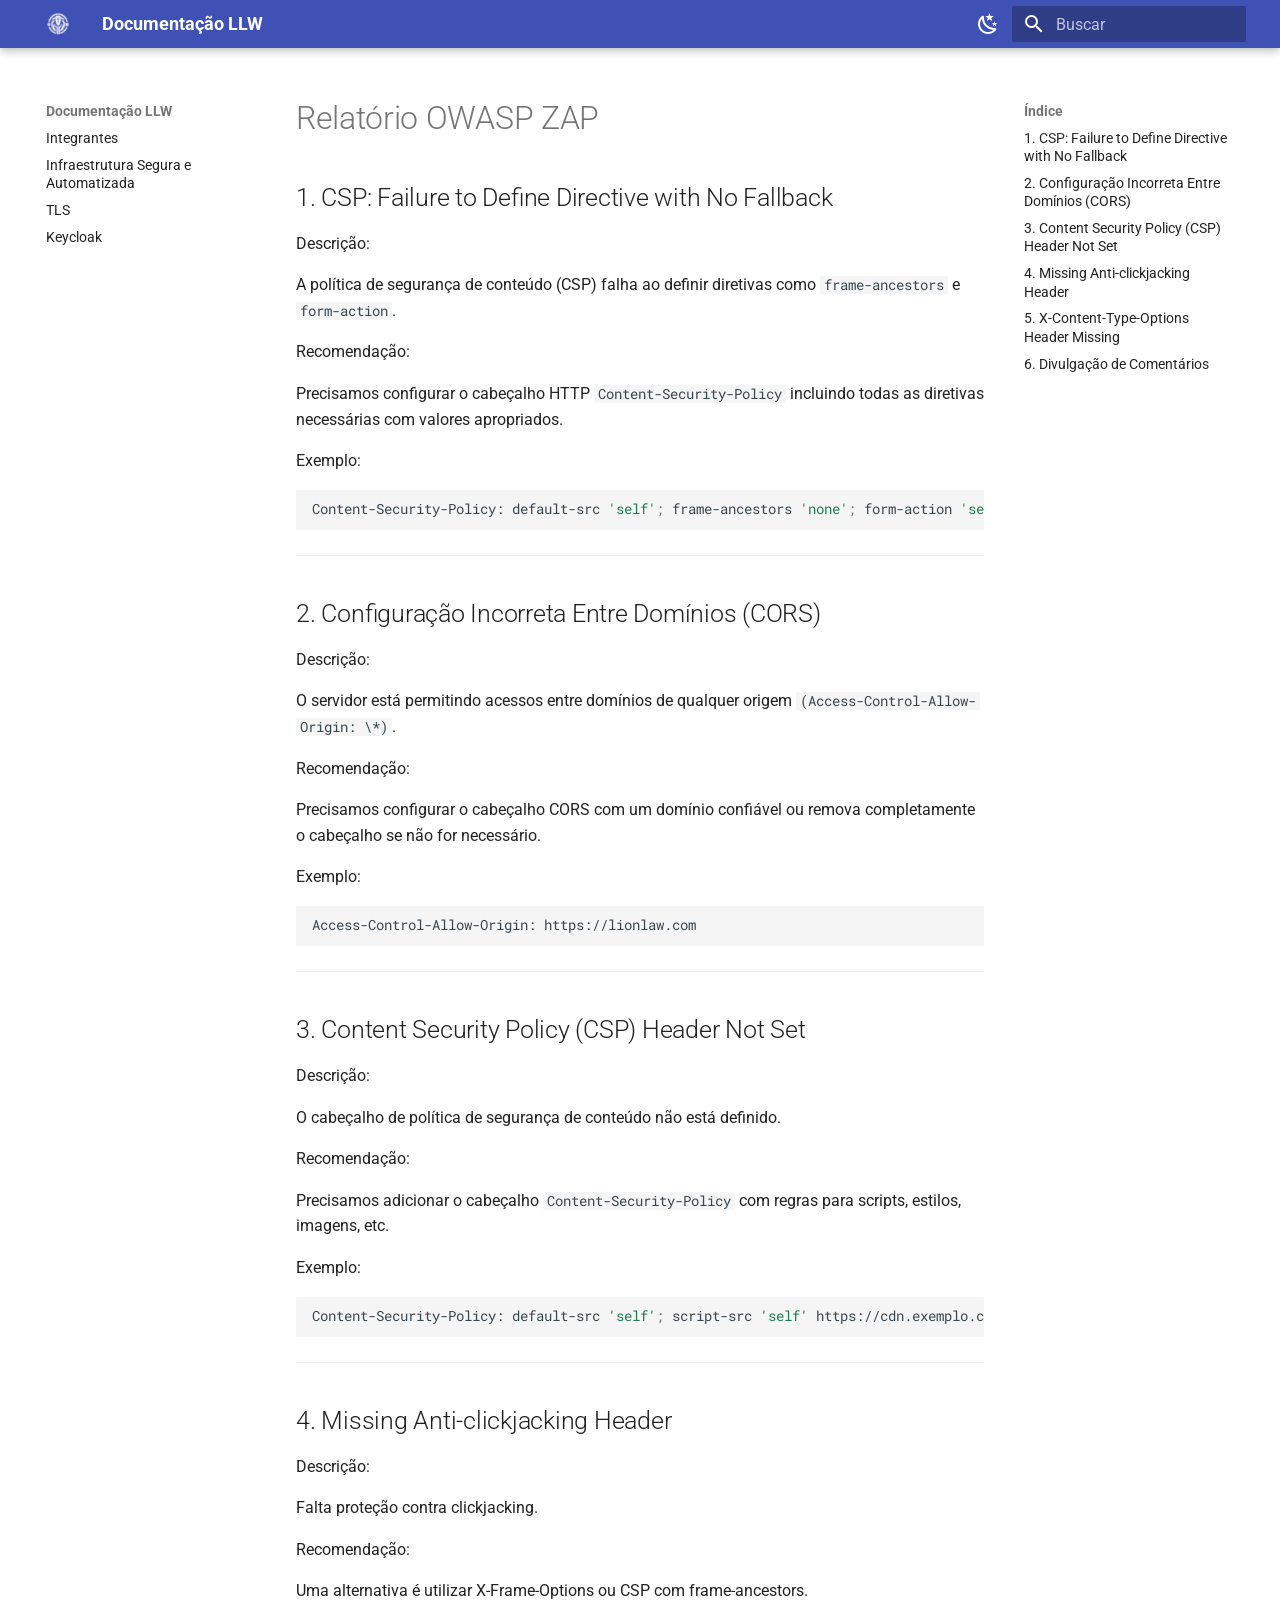
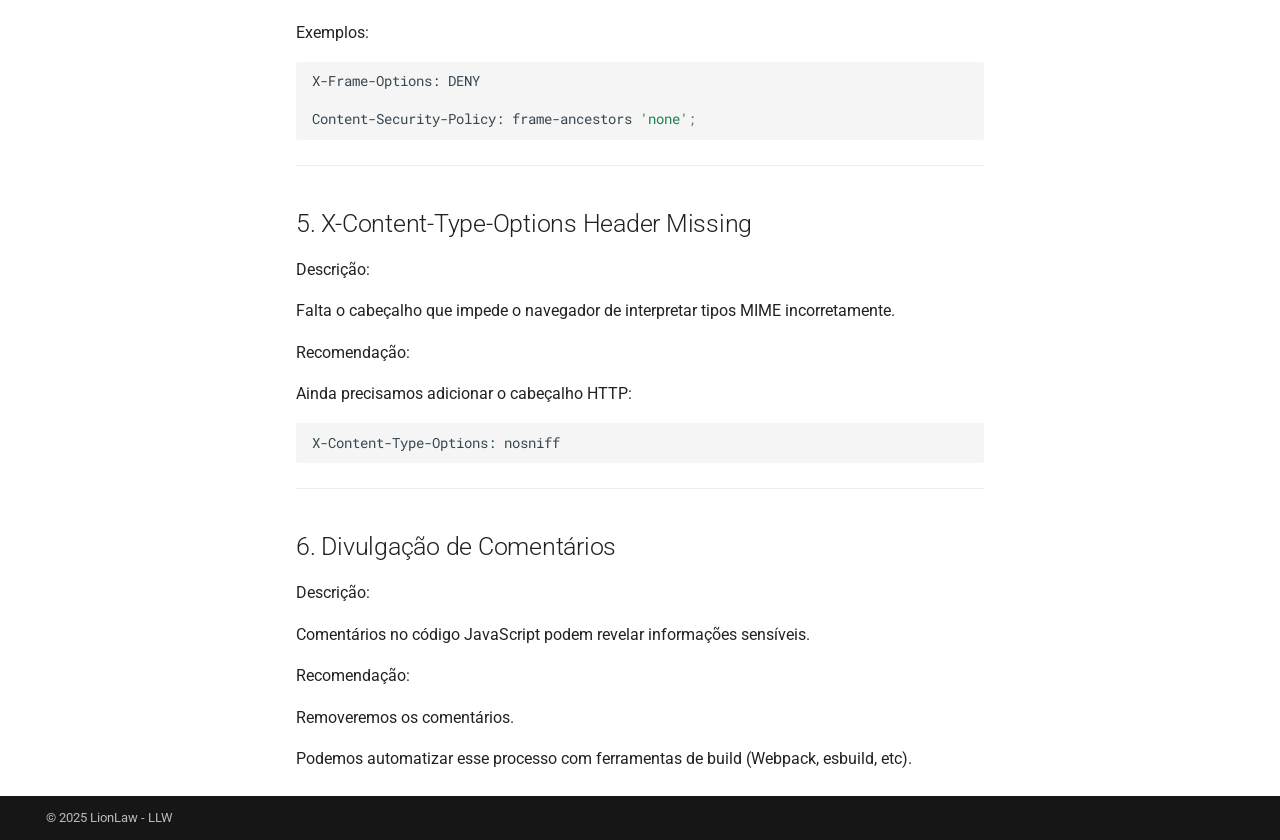
<file: zap/index.html>
<!doctype html>
<html lang="pt" class="no-js">
  <head>
    
      <meta charset="utf-8">
      <meta name="viewport" content="width=device-width,initial-scale=1">
      
      
      
      
      
      
      <link rel="icon" href="../llw.ico">
      <meta name="generator" content="mkdocs-1.6.1, mkdocs-material-9.6.11">
    
    
      
        <title>Relatório OWASP ZAP - Documentação LLW</title>
      
    
    
      <link rel="stylesheet" href="../assets/stylesheets/main.4af4bdda.min.css">
      
        
        <link rel="stylesheet" href="../assets/stylesheets/palette.06af60db.min.css">
      
      


    
    
      
    
    
      
        
        
        <link rel="preconnect" href="https://fonts.gstatic.com" crossorigin>
        <link rel="stylesheet" href="https://fonts.googleapis.com/css?family=Roboto:300,300i,400,400i,700,700i%7CRoboto+Mono:400,400i,700,700i&display=fallback">
        <style>:root{--md-text-font:"Roboto";--md-code-font:"Roboto Mono"}</style>
      
    
    
    <script>__md_scope=new URL("..",location),__md_hash=e=>[...e].reduce(((e,_)=>(e<<5)-e+_.charCodeAt(0)),0),__md_get=(e,_=localStorage,t=__md_scope)=>JSON.parse(_.getItem(t.pathname+"."+e)),__md_set=(e,_,t=localStorage,a=__md_scope)=>{try{t.setItem(a.pathname+"."+e,JSON.stringify(_))}catch(e){}}</script>
    
      

    
    
    
  </head>
  
  
    
    
      
    
    
    
    
    <body dir="ltr" data-md-color-scheme="slate" data-md-color-primary="indigo" data-md-color-accent="indigo">
  
    
    <input class="md-toggle" data-md-toggle="drawer" type="checkbox" id="__drawer" autocomplete="off">
    <input class="md-toggle" data-md-toggle="search" type="checkbox" id="__search" autocomplete="off">
    <label class="md-overlay" for="__drawer"></label>
    <div data-md-component="skip">
      
        
        <a href="#relatorio-owasp-zap" class="md-skip">
          Pular para conteúdo
        </a>
      
    </div>
    <div data-md-component="announce">
      
    </div>
    
    
      

  

<header class="md-header md-header--shadow" data-md-component="header">
  <nav class="md-header__inner md-grid" aria-label="Cabeçalho">
    <a href=".." title="Documentação LLW" class="md-header__button md-logo" aria-label="Documentação LLW" data-md-component="logo">
      
  <img src="../llw.ico" alt="logo">

    </a>
    <label class="md-header__button md-icon" for="__drawer">
      
      <svg xmlns="http://www.w3.org/2000/svg" viewBox="0 0 24 24"><path d="M3 6h18v2H3zm0 5h18v2H3zm0 5h18v2H3z"/></svg>
    </label>
    <div class="md-header__title" data-md-component="header-title">
      <div class="md-header__ellipsis">
        <div class="md-header__topic">
          <span class="md-ellipsis">
            Documentação LLW
          </span>
        </div>
        <div class="md-header__topic" data-md-component="header-topic">
          <span class="md-ellipsis">
            
              Relatório OWASP ZAP
            
          </span>
        </div>
      </div>
    </div>
    
      
        <form class="md-header__option" data-md-component="palette">
  
    
    
    
    <input class="md-option" data-md-color-media="(prefers-color-scheme: dark)" data-md-color-scheme="slate" data-md-color-primary="indigo" data-md-color-accent="indigo"  aria-label="Modo claro"  type="radio" name="__palette" id="__palette_0">
    
      <label class="md-header__button md-icon" title="Modo claro" for="__palette_1" hidden>
        <svg xmlns="http://www.w3.org/2000/svg" viewBox="0 0 24 24"><path d="M12 7a5 5 0 0 1 5 5 5 5 0 0 1-5 5 5 5 0 0 1-5-5 5 5 0 0 1 5-5m0 2a3 3 0 0 0-3 3 3 3 0 0 0 3 3 3 3 0 0 0 3-3 3 3 0 0 0-3-3m0-7 2.39 3.42C13.65 5.15 12.84 5 12 5s-1.65.15-2.39.42zM3.34 7l4.16-.35A7.2 7.2 0 0 0 5.94 8.5c-.44.74-.69 1.5-.83 2.29zm.02 10 1.76-3.77a7.131 7.131 0 0 0 2.38 4.14zM20.65 7l-1.77 3.79a7.02 7.02 0 0 0-2.38-4.15zm-.01 10-4.14.36c.59-.51 1.12-1.14 1.54-1.86.42-.73.69-1.5.83-2.29zM12 22l-2.41-3.44c.74.27 1.55.44 2.41.44.82 0 1.63-.17 2.37-.44z"/></svg>
      </label>
    
  
    
    
    
    <input class="md-option" data-md-color-media="(prefers-color-scheme: light)" data-md-color-scheme="default" data-md-color-primary="indigo" data-md-color-accent="indigo"  aria-label="Modo escuro"  type="radio" name="__palette" id="__palette_1">
    
      <label class="md-header__button md-icon" title="Modo escuro" for="__palette_0" hidden>
        <svg xmlns="http://www.w3.org/2000/svg" viewBox="0 0 24 24"><path d="m17.75 4.09-2.53 1.94.91 3.06-2.63-1.81-2.63 1.81.91-3.06-2.53-1.94L12.44 4l1.06-3 1.06 3zm3.5 6.91-1.64 1.25.59 1.98-1.7-1.17-1.7 1.17.59-1.98L15.75 11l2.06-.05L18.5 9l.69 1.95zm-2.28 4.95c.83-.08 1.72 1.1 1.19 1.85-.32.45-.66.87-1.08 1.27C15.17 23 8.84 23 4.94 19.07c-3.91-3.9-3.91-10.24 0-14.14.4-.4.82-.76 1.27-1.08.75-.53 1.93.36 1.85 1.19-.27 2.86.69 5.83 2.89 8.02a9.96 9.96 0 0 0 8.02 2.89m-1.64 2.02a12.08 12.08 0 0 1-7.8-3.47c-2.17-2.19-3.33-5-3.49-7.82-2.81 3.14-2.7 7.96.31 10.98 3.02 3.01 7.84 3.12 10.98.31"/></svg>
      </label>
    
  
</form>
      
    
    
      <script>var palette=__md_get("__palette");if(palette&&palette.color){if("(prefers-color-scheme)"===palette.color.media){var media=matchMedia("(prefers-color-scheme: light)"),input=document.querySelector(media.matches?"[data-md-color-media='(prefers-color-scheme: light)']":"[data-md-color-media='(prefers-color-scheme: dark)']");palette.color.media=input.getAttribute("data-md-color-media"),palette.color.scheme=input.getAttribute("data-md-color-scheme"),palette.color.primary=input.getAttribute("data-md-color-primary"),palette.color.accent=input.getAttribute("data-md-color-accent")}for(var[key,value]of Object.entries(palette.color))document.body.setAttribute("data-md-color-"+key,value)}</script>
    
    
    
      
      
        <label class="md-header__button md-icon" for="__search">
          
          <svg xmlns="http://www.w3.org/2000/svg" viewBox="0 0 24 24"><path d="M9.5 3A6.5 6.5 0 0 1 16 9.5c0 1.61-.59 3.09-1.56 4.23l.27.27h.79l5 5-1.5 1.5-5-5v-.79l-.27-.27A6.52 6.52 0 0 1 9.5 16 6.5 6.5 0 0 1 3 9.5 6.5 6.5 0 0 1 9.5 3m0 2C7 5 5 7 5 9.5S7 14 9.5 14 14 12 14 9.5 12 5 9.5 5"/></svg>
        </label>
        <div class="md-search" data-md-component="search" role="dialog">
  <label class="md-search__overlay" for="__search"></label>
  <div class="md-search__inner" role="search">
    <form class="md-search__form" name="search">
      <input type="text" class="md-search__input" name="query" aria-label="Buscar" placeholder="Buscar" autocapitalize="off" autocorrect="off" autocomplete="off" spellcheck="false" data-md-component="search-query" required>
      <label class="md-search__icon md-icon" for="__search">
        
        <svg xmlns="http://www.w3.org/2000/svg" viewBox="0 0 24 24"><path d="M9.5 3A6.5 6.5 0 0 1 16 9.5c0 1.61-.59 3.09-1.56 4.23l.27.27h.79l5 5-1.5 1.5-5-5v-.79l-.27-.27A6.52 6.52 0 0 1 9.5 16 6.5 6.5 0 0 1 3 9.5 6.5 6.5 0 0 1 9.5 3m0 2C7 5 5 7 5 9.5S7 14 9.5 14 14 12 14 9.5 12 5 9.5 5"/></svg>
        
        <svg xmlns="http://www.w3.org/2000/svg" viewBox="0 0 24 24"><path d="M20 11v2H8l5.5 5.5-1.42 1.42L4.16 12l7.92-7.92L13.5 5.5 8 11z"/></svg>
      </label>
      <nav class="md-search__options" aria-label="Pesquisar">
        
          <a href="javascript:void(0)" class="md-search__icon md-icon" title="Compartilhar" aria-label="Compartilhar" data-clipboard data-clipboard-text="" data-md-component="search-share" tabindex="-1">
            
            <svg xmlns="http://www.w3.org/2000/svg" viewBox="0 0 24 24"><path d="M18 16.08c-.76 0-1.44.3-1.96.77L8.91 12.7c.05-.23.09-.46.09-.7s-.04-.47-.09-.7l7.05-4.11c.54.5 1.25.81 2.04.81a3 3 0 0 0 3-3 3 3 0 0 0-3-3 3 3 0 0 0-3 3c0 .24.04.47.09.7L8.04 9.81C7.5 9.31 6.79 9 6 9a3 3 0 0 0-3 3 3 3 0 0 0 3 3c.79 0 1.5-.31 2.04-.81l7.12 4.15c-.05.21-.08.43-.08.66 0 1.61 1.31 2.91 2.92 2.91s2.92-1.3 2.92-2.91A2.92 2.92 0 0 0 18 16.08"/></svg>
          </a>
        
        <button type="reset" class="md-search__icon md-icon" title="Limpar" aria-label="Limpar" tabindex="-1">
          
          <svg xmlns="http://www.w3.org/2000/svg" viewBox="0 0 24 24"><path d="M19 6.41 17.59 5 12 10.59 6.41 5 5 6.41 10.59 12 5 17.59 6.41 19 12 13.41 17.59 19 19 17.59 13.41 12z"/></svg>
        </button>
      </nav>
      
        <div class="md-search__suggest" data-md-component="search-suggest"></div>
      
    </form>
    <div class="md-search__output">
      <div class="md-search__scrollwrap" tabindex="0" data-md-scrollfix>
        <div class="md-search-result" data-md-component="search-result">
          <div class="md-search-result__meta">
            Inicializando busca
          </div>
          <ol class="md-search-result__list" role="presentation"></ol>
        </div>
      </div>
    </div>
  </div>
</div>
      
    
    
  </nav>
  
</header>
    
    <div class="md-container" data-md-component="container">
      
      
        
          
        
      
      <main class="md-main" data-md-component="main">
        <div class="md-main__inner md-grid">
          
            
              
              <div class="md-sidebar md-sidebar--primary" data-md-component="sidebar" data-md-type="navigation" >
                <div class="md-sidebar__scrollwrap">
                  <div class="md-sidebar__inner">
                    



<nav class="md-nav md-nav--primary" aria-label="Navegação" data-md-level="0">
  <label class="md-nav__title" for="__drawer">
    <a href=".." title="Documentação LLW" class="md-nav__button md-logo" aria-label="Documentação LLW" data-md-component="logo">
      
  <img src="../llw.ico" alt="logo">

    </a>
    Documentação LLW
  </label>
  
  <ul class="md-nav__list" data-md-scrollfix>
    
      
      
  
  
  
  
    <li class="md-nav__item">
      <a href="../enunciado/" class="md-nav__link">
        
  
  
  <span class="md-ellipsis">
    Integrantes
    
  </span>
  

      </a>
    </li>
  

    
      
      
  
  
  
  
    <li class="md-nav__item">
      <a href="../mensal2/" class="md-nav__link">
        
  
  
  <span class="md-ellipsis">
    Infraestrutura Segura e Automatizada
    
  </span>
  

      </a>
    </li>
  

    
      
      
  
  
  
  
    <li class="md-nav__item">
      <a href=".." class="md-nav__link">
        
  
  
  <span class="md-ellipsis">
    TLS
    
  </span>
  

      </a>
    </li>
  

    
      
      
  
  
  
  
    <li class="md-nav__item">
      <a href="../keycloak/" class="md-nav__link">
        
  
  
  <span class="md-ellipsis">
    Keycloak
    
  </span>
  

      </a>
    </li>
  

    
  </ul>
</nav>
                  </div>
                </div>
              </div>
            
            
              
              <div class="md-sidebar md-sidebar--secondary" data-md-component="sidebar" data-md-type="toc" >
                <div class="md-sidebar__scrollwrap">
                  <div class="md-sidebar__inner">
                    

<nav class="md-nav md-nav--secondary" aria-label="Índice">
  
  
  
    
  
  
    <label class="md-nav__title" for="__toc">
      <span class="md-nav__icon md-icon"></span>
      Índice
    </label>
    <ul class="md-nav__list" data-md-component="toc" data-md-scrollfix>
      
        <li class="md-nav__item">
  <a href="#1-csp-failure-to-define-directive-with-no-fallback" class="md-nav__link">
    <span class="md-ellipsis">
      1. CSP: Failure to Define Directive with No Fallback
    </span>
  </a>
  
</li>
      
        <li class="md-nav__item">
  <a href="#2-configuracao-incorreta-entre-dominios-cors" class="md-nav__link">
    <span class="md-ellipsis">
      2. Configuração Incorreta Entre Domínios (CORS)
    </span>
  </a>
  
</li>
      
        <li class="md-nav__item">
  <a href="#3-content-security-policy-csp-header-not-set" class="md-nav__link">
    <span class="md-ellipsis">
      3. Content Security Policy (CSP) Header Not Set
    </span>
  </a>
  
</li>
      
        <li class="md-nav__item">
  <a href="#4-missing-anti-clickjacking-header" class="md-nav__link">
    <span class="md-ellipsis">
      4. Missing Anti-clickjacking Header
    </span>
  </a>
  
</li>
      
        <li class="md-nav__item">
  <a href="#5-x-content-type-options-header-missing" class="md-nav__link">
    <span class="md-ellipsis">
      5. X-Content-Type-Options Header Missing
    </span>
  </a>
  
</li>
      
        <li class="md-nav__item">
  <a href="#6-divulgacao-de-comentarios" class="md-nav__link">
    <span class="md-ellipsis">
      6. Divulgação de Comentários
    </span>
  </a>
  
</li>
      
    </ul>
  
</nav>
                  </div>
                </div>
              </div>
            
          
          
            <div class="md-content" data-md-component="content">
              <article class="md-content__inner md-typeset">
                
                  



<h1 id="relatorio-owasp-zap">Relatório OWASP ZAP<a class="headerlink" href="#relatorio-owasp-zap" title="Permanent link">&para;</a></h1>
<h2 id="1-csp-failure-to-define-directive-with-no-fallback">1. CSP: Failure to Define Directive with No Fallback<a class="headerlink" href="#1-csp-failure-to-define-directive-with-no-fallback" title="Permanent link">&para;</a></h2>
<p>Descrição:</p>
<p>A política de segurança de conteúdo (CSP) falha ao definir diretivas como <code>frame-ancestors</code> e <code>form-action</code>.</p>
<p>Recomendação:</p>
<p>Precisamos configurar o cabeçalho HTTP <code>Content-Security-Policy</code> incluindo todas as diretivas necessárias com valores apropriados.</p>
<p>Exemplo:</p>
<div class="highlight"><pre><span></span><code>Content-Security-Policy:<span class="w"> </span>default-src<span class="w"> </span><span class="s1">&#39;self&#39;</span><span class="p">;</span><span class="w"> </span>frame-ancestors<span class="w"> </span><span class="s1">&#39;none&#39;</span><span class="p">;</span><span class="w"> </span>form-action<span class="w"> </span><span class="s1">&#39;self&#39;</span><span class="p">;</span>
</code></pre></div>
<hr />
<h2 id="2-configuracao-incorreta-entre-dominios-cors">2. Configuração Incorreta Entre Domínios (CORS)<a class="headerlink" href="#2-configuracao-incorreta-entre-dominios-cors" title="Permanent link">&para;</a></h2>
<p>Descrição:</p>
<p>O servidor está permitindo acessos entre domínios de qualquer origem <code>(Access-Control-Allow-Origin: \*)</code>.</p>
<p>Recomendação:</p>
<p>Precisamos configurar o cabeçalho CORS com um domínio confiável ou remova completamente o cabeçalho se não for necessário.</p>
<p>Exemplo:</p>
<div class="highlight"><pre><span></span><code>Access-Control-Allow-Origin:<span class="w"> </span>https://lionlaw.com
</code></pre></div>
<hr />
<h2 id="3-content-security-policy-csp-header-not-set">3. Content Security Policy (CSP) Header Not Set<a class="headerlink" href="#3-content-security-policy-csp-header-not-set" title="Permanent link">&para;</a></h2>
<p>Descrição:</p>
<p>O cabeçalho de política de segurança de conteúdo não está definido.</p>
<p>Recomendação:</p>
<p>Precisamos adicionar o cabeçalho <code>Content-Security-Policy</code> com regras para scripts, estilos, imagens, etc.</p>
<p>Exemplo:</p>
<div class="highlight"><pre><span></span><code>Content-Security-Policy:<span class="w"> </span>default-src<span class="w"> </span><span class="s1">&#39;self&#39;</span><span class="p">;</span><span class="w"> </span>script-src<span class="w"> </span><span class="s1">&#39;self&#39;</span><span class="w"> </span>https://cdn.exemplo.com<span class="p">;</span>
</code></pre></div>
<hr />
<h2 id="4-missing-anti-clickjacking-header">4. Missing Anti-clickjacking Header<a class="headerlink" href="#4-missing-anti-clickjacking-header" title="Permanent link">&para;</a></h2>
<p>Descrição:</p>
<p>Falta proteção contra clickjacking.</p>
<p>Recomendação:</p>
<p>Uma alternativa é utilizar X-Frame-Options ou CSP com frame-ancestors.</p>
<p>Exemplos:</p>
<div class="highlight"><pre><span></span><code>X-Frame-Options:<span class="w"> </span>DENY

Content-Security-Policy:<span class="w"> </span>frame-ancestors<span class="w"> </span><span class="s1">&#39;none&#39;</span><span class="p">;</span>
</code></pre></div>
<hr />
<h2 id="5-x-content-type-options-header-missing">5. X-Content-Type-Options Header Missing<a class="headerlink" href="#5-x-content-type-options-header-missing" title="Permanent link">&para;</a></h2>
<p>Descrição:</p>
<p>Falta o cabeçalho que impede o navegador de interpretar tipos MIME incorretamente.</p>
<p>Recomendação:</p>
<p>Ainda precisamos adicionar o cabeçalho HTTP:</p>
<div class="highlight"><pre><span></span><code>X-Content-Type-Options:<span class="w"> </span>nosniff
</code></pre></div>
<hr />
<h2 id="6-divulgacao-de-comentarios">6. Divulgação de Comentários<a class="headerlink" href="#6-divulgacao-de-comentarios" title="Permanent link">&para;</a></h2>
<p>Descrição:</p>
<p>Comentários no código JavaScript podem revelar informações sensíveis.</p>
<p>Recomendação:</p>
<p>Removeremos os comentários.</p>
<p>Podemos automatizar esse processo com ferramentas de build (Webpack, esbuild, etc).</p>












                
              </article>
            </div>
          
          
<script>var target=document.getElementById(location.hash.slice(1));target&&target.name&&(target.checked=target.name.startsWith("__tabbed_"))</script>
        </div>
        
      </main>
      
        <footer class="md-footer">
  
    
  
  <div class="md-footer-meta md-typeset">
    <div class="md-footer-meta__inner md-grid">
      <div class="md-copyright">
  
    <div class="md-copyright__highlight">
      © 2025 LionLaw - LLW
    </div>
  
  
</div>
      
    </div>
  </div>
</footer>
      
    </div>
    <div class="md-dialog" data-md-component="dialog">
      <div class="md-dialog__inner md-typeset"></div>
    </div>
    
    
    
      
      <script id="__config" type="application/json">{"base": "..", "features": ["search.suggest", "search.highlight", "search.share", "navigation.footer"], "search": "../assets/javascripts/workers/search.f8cc74c7.min.js", "tags": null, "translations": {"clipboard.copied": "Copiado para \u00e1rea de transfer\u00eancia", "clipboard.copy": "Copiar para \u00e1rea de transfer\u00eancia", "search.result.more.one": "mais 1 nesta p\u00e1gina", "search.result.more.other": "# mais nesta p\u00e1gina", "search.result.none": "Nenhum documento encontrado", "search.result.one": "1 documento encontrado", "search.result.other": "# documentos encontrados", "search.result.placeholder": "Digite para iniciar a busca", "search.result.term.missing": "Ausente", "select.version": "Selecione a vers\u00e3o"}, "version": null}</script>
    
    
      <script src="../assets/javascripts/bundle.c8b220af.min.js"></script>
      
    
  </body>
</html>
</file>
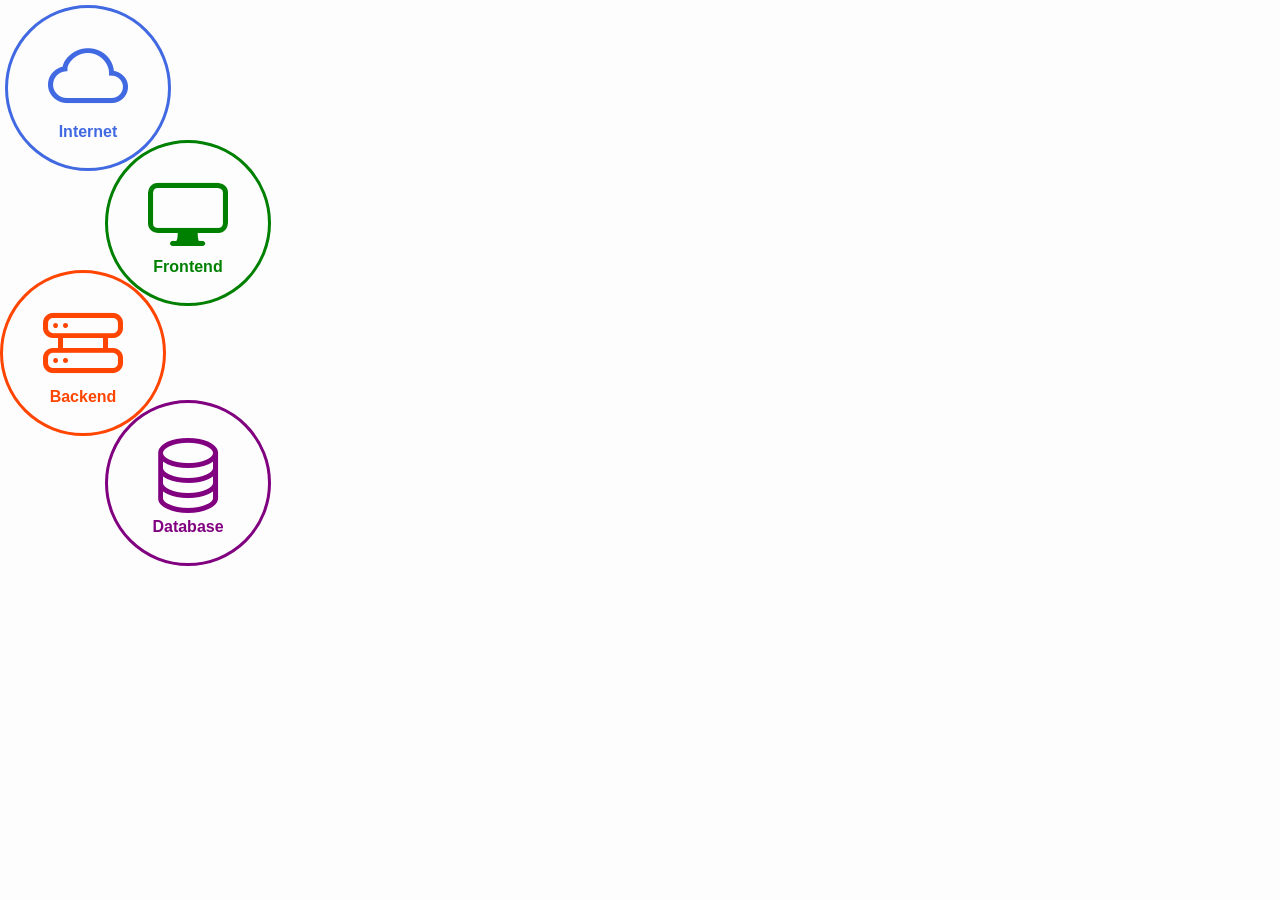
<file: llw.html>
<!DOCTYPE html><html lang="pt-br"><head><meta charset="UTF-8"><meta name="viewport" content="width=device-width,initial-scale=1">      <link rel="icon" href="llw.ico"><title>LLW</title><link rel="stylesheet" href="https://cdn.jsdelivr.net/npm/bootstrap-icons@1.13.1/font/bootstrap-icons.min.css"></head><style>.node,body{background-color:#fdfdfd}body{margin:0;overflow:hidden;font-family:sans-serif}#diagram-container{position:relative;width:100vw;height:100vh}#svg-canvas,.node{position:absolute}#svg-canvas{top:0;left:0;width:100%;height:100%;z-index:1}.node{width:10rem;height:10rem;font-weight:600;border-radius:50%;border:3px solid #000;z-index:2;display:flex;align-items:center;justify-content:center;flex-direction:column;user-select:none}i{font-size:5rem;margin-bottom:-.3rem}.internet{border:3px solid #4169e1;color:#4169e1}.frontend{border:3px solid green;color:green}.backend{border:3px solid #ff4500;color:#ff4500}.database{border:3px solid purple;color:purple}</style><body><div id="diagram-container"><svg id="svg-canvas"></svg><div class="node frontend" id="frontend-node" style="top:140px;left:105px"><i class="bi bi-display"></i><span>Frontend</span></div><div class="node backend" id="backend-node" style="top:270px"><i class="bi bi-hdd-rack"></i><span>Backend</span></div><div class="node database" id="database-node" style="top:400px;left:105px"><i class="bi bi-database"></i><span>Database</span></div><div class="node internet" id="cloud-node" style="top:5px;left:5px"><i class="bi bi-cloud"></i><span>Internet</span></div></div><script>document.addEventListener("DOMContentLoaded",(()=>{const t=document.getElementById("diagram-container"),e=document.getElementById("svg-canvas"),n=document.querySelectorAll(".node");let o=null,d={x:0,y:0},c=!1,s=null;const r=e=>{const n=e.getBoundingClientRect(),o=t.getBoundingClientRect();return{x:n.left-o.left+n.width/2,y:n.top-o.top+n.height/2}},i=t=>t.changedTouches&&t.changedTouches.length?{x:t.changedTouches[0].clientX,y:t.changedTouches[0].clientY}:t.touches&&t.touches.length?{x:t.touches[0].clientX,y:t.touches[0].clientY}:{x:t.clientX,y:t.clientY},l=t=>{const n=t.id,o=r(t);e.querySelectorAll(`line[data-start-node="${n}"]`).forEach((t=>{t.setAttribute("x1",o.x),t.setAttribute("y1",o.y)})),e.querySelectorAll(`line[data-end-node="${n}"]`).forEach((t=>{t.setAttribute("x2",o.x),t.setAttribute("y2",o.y)}))},u=()=>{const t=document.querySelector(".node.selected");t&&t.classList.remove("selected")};function a(t){if(c)return;const n=t.currentTarget,o=document.querySelector(".node.selected");if(!o)return void n.classList.add("selected");if(o===n)return void u();const d=((t,n)=>{const o=t.id,d=n.id;let c=e.querySelector(`line[data-start-node="${o}"][data-end-node="${d}"]`);return c||(c=e.querySelector(`line[data-start-node="${d}"][data-end-node="${o}"]`)),c})(o,n);d?d.remove():((t,n)=>{const o=r(t),d=r(n),c=document.createElementNS("http://www.w3.org/2000/svg","line");c.setAttribute("data-id",`line-${Date.now()}`),c.setAttribute("data-start-node",t.id),c.setAttribute("data-end-node",n.id),c.setAttribute("x1",o.x),c.setAttribute("y1",o.y),c.setAttribute("x2",d.x),c.setAttribute("y2",d.y),c.setAttribute("stroke","#000"),c.setAttribute("stroke-width","2.5"),e.appendChild(c)})(o,n),u()}function y(t){c=!1;const e=t.target.closest(".node");if(!e)return;o=e,s={left:o.style.left,top:o.style.top};const n=i(t),r=o.getBoundingClientRect();d.x=n.x-r.left,d.y=n.y-r.top,o.style.cursor="grabbing"}function g(e){if(!o)return;e.cancelable&&e.preventDefault(),c=!0,u();const n=i(e),s=t.getBoundingClientRect(),r=n.x-s.left-d.x,a=n.y-s.top-d.y;o.style.left=`${r}px`,o.style.top=`${a}px`,l(o)}function h(e){if(o){const n=i(e),d=t.getBoundingClientRect();(n.x<d.left||n.x>d.right||n.y<d.top||n.y>d.bottom)&&c&&(o.style.left=s.left,o.style.top=s.top,l(o)),o.style.cursor="pointer"}o=null,s=null}n.forEach((t=>{t.addEventListener("mousedown",y),t.addEventListener("touchstart",y,{passive:!0}),t.addEventListener("click",a)})),document.addEventListener("mousemove",g),document.addEventListener("touchmove",g,{passive:!1}),document.addEventListener("mouseup",h),document.addEventListener("touchend",h),t.addEventListener("click",(t=>{t.target.closest(".node")||u()}))}));</script></body></html>
</file>
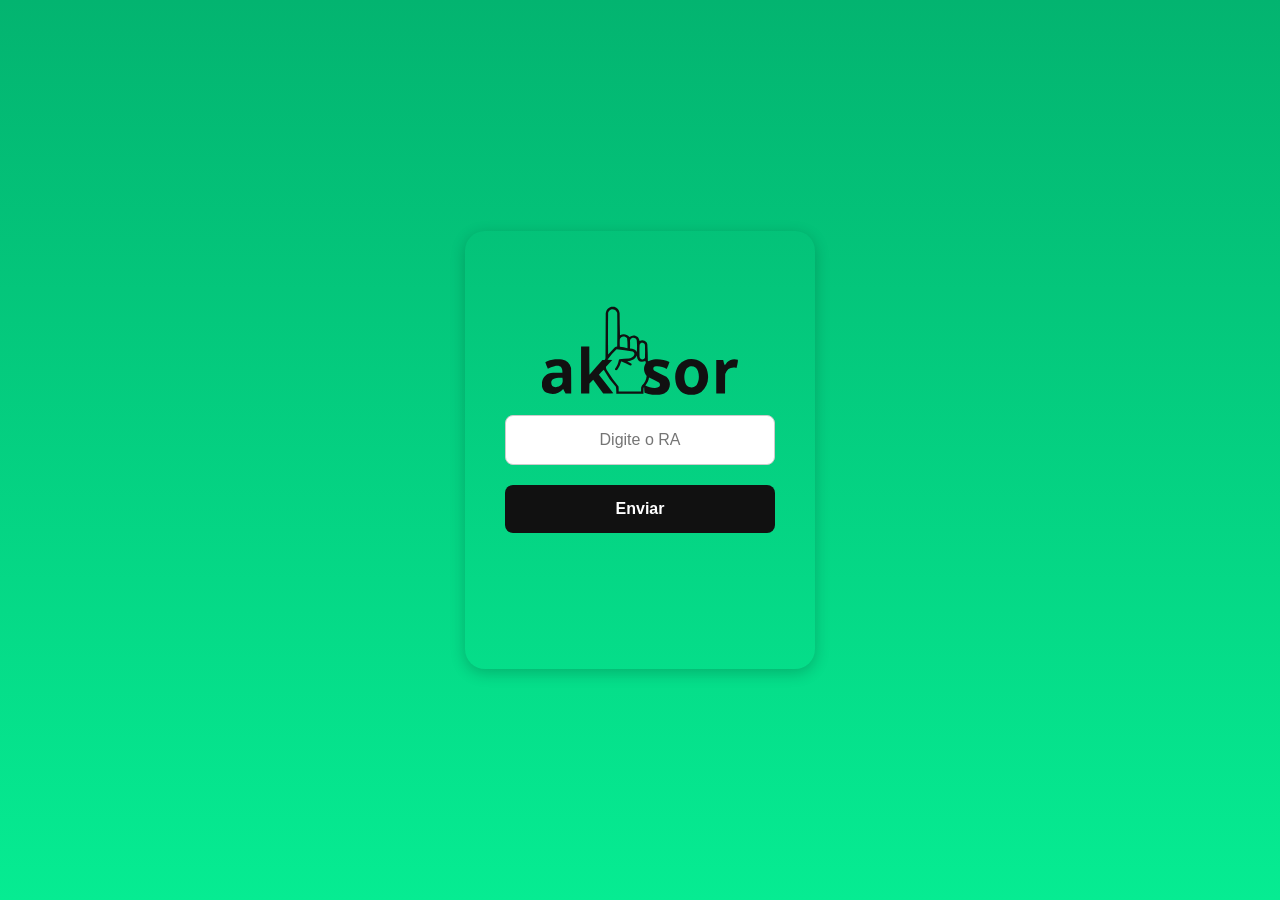
<file: aksor/index.html.html>
<!DOCTYPE html><html lang="pt-br"><head><meta charset="UTF-8"><meta name="viewport" content="width=device-width,initial-scale=1"><title>aksor</title><link rel="shortcut icon" href="icon.ico" type="image/x-icon"><link rel="stylesheet" href="assets/css/style.css"></head><body><form id="c"><svg xmlns="http://www.w3.org/2000/svg" width="196" height="120" style="shape-rendering:geometricPrecision;text-rendering:geometricPrecision;image-rendering:optimizeQuality;fill-rule:evenodd;clip-rule:evenodd" viewBox="0 0 735 330"><path fill="#111" d="M259.5-.5h12c10.931 3.775 17.431 11.441 19.5 23 .167 27.673.667 55.34 1.5 83 13.448-6.119 25.281-3.785 35.5 7 10.907-8.191 21.574-7.858 32 1a45.731 45.731 0 0 1 6 14c9.813-4.549 18.479-2.882 26 5a32.5 32.5 0 0 1 3 7 1191.142 1191.142 0 0 1 2 62 4.457 4.457 0 0 0 1.5 2 64.025 64.025 0 0 1 20-6.5c20.799-2.506 40.632.661 59.5 9.5-2.608 8.904-6.108 17.571-10.5 26-13.853-8.714-28.853-11.881-45-9.5-4.724 2.435-6.224 6.269-4.5 11.5a11.532 11.532 0 0 0 3.5 4.5 1429.715 1429.715 0 0 0 45 23c13.96 13.307 16.793 28.807 8.5 46.5-3.886 6.886-9.386 12.053-16.5 15.5a183.207 183.207 0 0 1-18 5.5h-27c-9.849-1.548-19.515-4.215-29-8a222.728 222.728 0 0 1-1.5-21 7.293 7.293 0 0 0-2 3 242.43 242.43 0 0 0-.5 22h-102a119.884 119.884 0 0 0-1.5-26 332.24 332.24 0 0 1-45.5-64 121.253 121.253 0 0 0-18 19 4246.14 4246.14 0 0 1 54 69 241.183 241.183 0 0 1-38 .5L192 272.5l-14 14a721.824 721.824 0 0 0-.5 38h-31v-176h31c-.167 35.335 0 70.668.5 106a1905.25 1905.25 0 0 1 48.5-55.5 51.727 51.727 0 0 0 9.5-1.5 22.981 22.981 0 0 1 2-5l1-170c2.172-11.997 9.005-19.663 20.5-23Zm2 9c9.805-.363 16.638 3.97 20.5 13 .667 42.333.667 84.667 0 127a32.995 32.995 0 0 0-9.5 3.5L248 178.5a6159.42 6159.42 0 0 1 0-157c2.417-6.585 6.917-10.918 13.5-13Zm40 103c7.055-1.389 12.888.611 17.5 6a243.15 243.15 0 0 1 1.5 37 596.846 596.846 0 0 0-28.5-5 210.395 210.395 0 0 1 0-29c1.75-4.585 4.916-7.585 9.5-9Zm38 4c7.24-1.131 12.406 1.535 15.5 8a211.448 211.448 0 0 1 .5 45c-2.142-3.975-5.142-7.142-9-9.5a93.174 93.174 0 0 0-16.5-3.5c.448-10.236.448-20.236 0-30 1.35-5.181 4.517-8.514 9.5-10Zm33 19c6.316-.927 10.816 1.406 13.5 7a624.938 624.938 0 0 1 0 50c-4.205 5.094-9.372 6.26-15.5 3.5-2.394-1.952-3.894-4.452-4.5-7.5a528.986 528.986 0 0 1 0-46c1.694-2.858 3.861-5.191 6.5-7Zm-93 24a567.338 567.338 0 0 1 61 8.5c7.049 4.803 7.882 10.636 2.5 17.5-4.832 4.832-10.665 7.665-17.5 8.5a555.905 555.905 0 0 0-35 3 6.978 6.978 0 0 0-2.5 3.5c-1.964 11.907-6.631 22.573-14 32-1.154 3.697.179 5.697 4 6 2.255-.11 3.922-1.11 5-3a92.575 92.575 0 0 0 13.5-29.5c1.333-.667 2.667-.667 4 0a432.884 432.884 0 0 1 30 14c5.207.622 6.874-1.544 5-6.5a181.812 181.812 0 0 0-16-8.5c7.906-1.321 15.573-3.654 23-7 5.994-3.823 10.328-8.99 13-15.5 1.635 21.137 12.302 28.137 32 21a61.04 61.04 0 0 1 2 7.5c-10.153 17.042-9.153 33.375 3 49-1.439 14.043-7.272 25.877-17.5 35.5l-3 6a128.507 128.507 0 0 0-.5 16h-84a162.597 162.597 0 0 0-.5-18 501.774 501.774 0 0 1-43-60c-2.978-4.26-4.312-8.927-4-14l23.5-25.5-18-1a213.817 213.817 0 0 1 34-39.5Zm122 106a455.533 455.533 0 0 1 37 19c4.129 4.069 4.963 8.736 2.5 14-5.481 4.458-11.814 6.458-19 6-12.316-.329-23.816-3.496-34.5-9.5 7.484-8.469 12.15-18.302 14-29.5ZM-.5 294.5v-10c3.946-23.433 17.946-35.933 42-37.5 11.662-.5 23.329-.667 35-.5 1.095-21.389-8.905-29.555-30-24.5-8.785 1.595-16.952 4.761-24.5 9.5-3.846-7.7-7.013-15.7-9.5-24 1.957-1.985 4.29-3.485 7-4.5 18.149-6.831 36.816-8.831 56-6 17.653 3.655 28.82 14.155 33.5 31.5.5 31.998.667 63.998.5 96-7.008.166-14.008 0-21-.5a131.91 131.91 0 0 1-9-16.5c-18.165 19.533-39.498 24.033-64 13.5-9.33-6.504-14.663-15.337-16-26.5Zm62-29h15c4.44 20.882-3.893 32.549-25 35-12.692-1.204-18.192-8.204-16.5-21 1.908-6.24 6.075-10.073 12.5-11.5a749.04 749.04 0 0 1 14-2.5ZM571.5 329.5h-23c-29.945-7.44-46.112-26.773-48.5-58-2.141-19.642 2.192-37.642 13-54 18.165-19.754 40.332-26.254 66.5-19.5 25.673 8.675 39.84 26.509 42.5 53.5 3.686 26.953-4.481 49.453-24.5 67.5-8.092 5.191-16.759 8.691-26 10.5Zm-13-107c13.354-.456 22.188 5.544 26.5 18 5.714 18.106 4.047 35.44-5 52-7.818 8.602-17.318 11.102-28.5 7.5-7.664-2.998-12.497-8.498-14.5-16.5-5.564-17.569-4.23-34.569 4-51 4.687-5.587 10.521-8.92 17.5-10ZM734.5 197.5v7a207.47 207.47 0 0 1-5 24c-21.134-4.605-35.3 3.062-42.5 23-.5 24.331-.667 48.664-.5 73h-33v-126c8.673-.166 17.34 0 26 .5a81.206 81.206 0 0 0 6 19.5 52.31 52.31 0 0 0 8.5-11c11.439-11.259 24.939-14.592 40.5-10Z"/></svg><input type="text" id="r" maxlength="6" required placeholder="Digite o RA"><button id="b" type="submit">Enviar</button><p id="m"></p></form> <script src="assets/js/html-to-image.min.js"></script> </script> <script type="module" src="assets/js/framework.js"></script></body></html>
</file>
<file: aksor/assets/css/style.css>
#b,#c,#r{width:100%}:root{--primary-color:#03b470;--secondary-color:#06ec92;--button-background:#111;--button-text:#fff;--button-hover:#262626;--text-color:#111;--border-color:#ccc;--shadow-color:rgba(0,0,0,.2)}#c,#r{text-align:center;box-sizing:border-box}#b,#r{padding:.9375rem}body{margin:0;font-family:sans-serif;background:linear-gradient(to bottom,var(--primary-color),var(--secondary-color));display:flex;justify-content:center;align-items:center;min-height:100vh;font-size:100%}#b,#m,#r{font-size:1rem}#c{overflow: hidden; padding:3.75rem 2.5rem;border-radius:1.25rem;max-width:21.875rem;box-shadow:0 .25rem .9375rem var(--shadow-color);margin:1.25rem}#r{margin-bottom:1.25rem;border:1px solid var(--border-color);border-radius:.5rem}#b{background-color:var(--button-background);color:var(--button-text);border:none;border-radius:.5rem;cursor:pointer;font-weight:700}#b:hover{background-color:var(--button-hover)}#m{margin-top:1.25rem;color:var(--text-color);min-height:2.5rem}
</file>
<file: assets/stylesheets/main.4af4bdda.min.css>
@charset "UTF-8";html{-webkit-text-size-adjust:none;-moz-text-size-adjust:none;text-size-adjust:none;box-sizing:border-box}*,:after,:before{box-sizing:inherit}@media (prefers-reduced-motion){*,:after,:before{transition:none!important}}body{margin:0}a,button,input,label{-webkit-tap-highlight-color:transparent}a{color:inherit;text-decoration:none}hr{border:0;box-sizing:initial;display:block;height:.05rem;overflow:visible;padding:0}small{font-size:80%}sub,sup{line-height:1em}img{border-style:none}table{border-collapse:initial;border-spacing:0}td,th{font-weight:400;vertical-align:top}button{background:#0000;border:0;font-family:inherit;font-size:inherit;margin:0;padding:0}input{border:0;outline:none}:root{--md-primary-fg-color:#4051b5;--md-primary-fg-color--light:#5d6cc0;--md-primary-fg-color--dark:#303fa1;--md-primary-bg-color:#fff;--md-primary-bg-color--light:#ffffffb3;--md-accent-fg-color:#526cfe;--md-accent-fg-color--transparent:#526cfe1a;--md-accent-bg-color:#fff;--md-accent-bg-color--light:#ffffffb3}[data-md-color-scheme=default]{color-scheme:light}[data-md-color-scheme=default] img[src$="#gh-dark-mode-only"],[data-md-color-scheme=default] img[src$="#only-dark"]{display:none}:root,[data-md-color-scheme=default]{--md-hue:225deg;--md-default-fg-color:#000000de;--md-default-fg-color--light:#0000008a;--md-default-fg-color--lighter:#00000052;--md-default-fg-color--lightest:#00000012;--md-default-bg-color:#fff;--md-default-bg-color--light:#ffffffb3;--md-default-bg-color--lighter:#ffffff4d;--md-default-bg-color--lightest:#ffffff1f;--md-code-fg-color:#36464e;--md-code-bg-color:#f5f5f5;--md-code-hl-color:#4287ff;--md-code-hl-color--light:#4287ff1a;--md-code-hl-number-color:#d52a2a;--md-code-hl-special-color:#db1457;--md-code-hl-function-color:#a846b9;--md-code-hl-constant-color:#6e59d9;--md-code-hl-keyword-color:#3f6ec6;--md-code-hl-string-color:#1c7d4d;--md-code-hl-name-color:var(--md-code-fg-color);--md-code-hl-operator-color:var(--md-default-fg-color--light);--md-code-hl-punctuation-color:var(--md-default-fg-color--light);--md-code-hl-comment-color:var(--md-default-fg-color--light);--md-code-hl-generic-color:var(--md-default-fg-color--light);--md-code-hl-variable-color:var(--md-default-fg-color--light);--md-typeset-color:var(--md-default-fg-color);--md-typeset-a-color:var(--md-primary-fg-color);--md-typeset-del-color:#f5503d26;--md-typeset-ins-color:#0bd57026;--md-typeset-kbd-color:#fafafa;--md-typeset-kbd-accent-color:#fff;--md-typeset-kbd-border-color:#b8b8b8;--md-typeset-mark-color:#ffff0080;--md-typeset-table-color:#0000001f;--md-typeset-table-color--light:rgba(0,0,0,.035);--md-admonition-fg-color:var(--md-default-fg-color);--md-admonition-bg-color:var(--md-default-bg-color);--md-warning-fg-color:#000000de;--md-warning-bg-color:#ff9;--md-footer-fg-color:#fff;--md-footer-fg-color--light:#ffffffb3;--md-footer-fg-color--lighter:#ffffff73;--md-footer-bg-color:#000000de;--md-footer-bg-color--dark:#00000052;--md-shadow-z1:0 0.2rem 0.5rem #0000000d,0 0 0.05rem #0000001a;--md-shadow-z2:0 0.2rem 0.5rem #0000001a,0 0 0.05rem #00000040;--md-shadow-z3:0 0.2rem 0.5rem #0003,0 0 0.05rem #00000059}.md-icon svg{fill:currentcolor;display:block;height:1.2rem;width:1.2rem}body{-webkit-font-smoothing:antialiased;-moz-osx-font-smoothing:grayscale;--md-text-font-family:var(--md-text-font,_),-apple-system,BlinkMacSystemFont,Helvetica,Arial,sans-serif;--md-code-font-family:var(--md-code-font,_),SFMono-Regular,Consolas,Menlo,monospace}aside,body,input{font-feature-settings:"kern","liga";color:var(--md-typeset-color);font-family:var(--md-text-font-family)}code,kbd,pre{font-feature-settings:"kern";font-family:var(--md-code-font-family)}:root{--md-typeset-table-sort-icon:url('data:image/svg+xml;charset=utf-8,<svg xmlns="http://www.w3.org/2000/svg" viewBox="0 0 24 24"><path d="m18 21-4-4h3V7h-3l4-4 4 4h-3v10h3M2 19v-2h10v2M2 13v-2h7v2M2 7V5h4v2z"/></svg>');--md-typeset-table-sort-icon--asc:url('data:image/svg+xml;charset=utf-8,<svg xmlns="http://www.w3.org/2000/svg" viewBox="0 0 24 24"><path d="M19 17h3l-4 4-4-4h3V3h2M2 17h10v2H2M6 5v2H2V5m0 6h7v2H2z"/></svg>');--md-typeset-table-sort-icon--desc:url('data:image/svg+xml;charset=utf-8,<svg xmlns="http://www.w3.org/2000/svg" viewBox="0 0 24 24"><path d="M19 7h3l-4-4-4 4h3v14h2M2 17h10v2H2M6 5v2H2V5m0 6h7v2H2z"/></svg>')}.md-typeset{-webkit-print-color-adjust:exact;color-adjust:exact;font-size:.8rem;line-height:1.6;overflow-wrap:break-word}@media print{.md-typeset{font-size:.68rem}}.md-typeset blockquote,.md-typeset dl,.md-typeset figure,.md-typeset ol,.md-typeset pre,.md-typeset ul{margin-bottom:1em;margin-top:1em}.md-typeset h1{color:var(--md-default-fg-color--light);font-size:2em;line-height:1.3;margin:0 0 1.25em}.md-typeset h1,.md-typeset h2{font-weight:300;letter-spacing:-.01em}.md-typeset h2{font-size:1.5625em;line-height:1.4;margin:1.6em 0 .64em}.md-typeset h3{font-size:1.25em;font-weight:400;letter-spacing:-.01em;line-height:1.5;margin:1.6em 0 .8em}.md-typeset h2+h3{margin-top:.8em}.md-typeset h4{font-weight:700;letter-spacing:-.01em;margin:1em 0}.md-typeset h5,.md-typeset h6{color:var(--md-default-fg-color--light);font-size:.8em;font-weight:700;letter-spacing:-.01em;margin:1.25em 0}.md-typeset h5{text-transform:uppercase}.md-typeset h5 code{text-transform:none}.md-typeset hr{border-bottom:.05rem solid var(--md-default-fg-color--lightest);display:flow-root;margin:1.5em 0}.md-typeset a{color:var(--md-typeset-a-color);word-break:break-word}.md-typeset a,.md-typeset a:before{transition:color 125ms}.md-typeset a:focus,.md-typeset a:hover{color:var(--md-accent-fg-color)}.md-typeset a:focus code,.md-typeset a:hover code{background-color:var(--md-accent-fg-color--transparent)}.md-typeset a code{color:currentcolor;transition:background-color 125ms}.md-typeset a.focus-visible{outline-color:var(--md-accent-fg-color);outline-offset:.2rem}.md-typeset code,.md-typeset kbd,.md-typeset pre{color:var(--md-code-fg-color);direction:ltr;font-variant-ligatures:none}@media print{.md-typeset code,.md-typeset kbd,.md-typeset pre{white-space:pre-wrap}}.md-typeset code{background-color:var(--md-code-bg-color);border-radius:.1rem;-webkit-box-decoration-break:clone;box-decoration-break:clone;font-size:.85em;padding:0 .2941176471em;word-break:break-word}.md-typeset code:not(.focus-visible){-webkit-tap-highlight-color:transparent;outline:none}.md-typeset pre{display:flow-root;line-height:1.4;position:relative}.md-typeset pre>code{-webkit-box-decoration-break:slice;box-decoration-break:slice;box-shadow:none;display:block;margin:0;outline-color:var(--md-accent-fg-color);overflow:auto;padding:.7720588235em 1.1764705882em;scrollbar-color:var(--md-default-fg-color--lighter) #0000;scrollbar-width:thin;touch-action:auto;word-break:normal}.md-typeset pre>code:hover{scrollbar-color:var(--md-accent-fg-color) #0000}.md-typeset pre>code::-webkit-scrollbar{height:.2rem;width:.2rem}.md-typeset pre>code::-webkit-scrollbar-thumb{background-color:var(--md-default-fg-color--lighter)}.md-typeset pre>code::-webkit-scrollbar-thumb:hover{background-color:var(--md-accent-fg-color)}.md-typeset kbd{background-color:var(--md-typeset-kbd-color);border-radius:.1rem;box-shadow:0 .1rem 0 .05rem var(--md-typeset-kbd-border-color),0 .1rem 0 var(--md-typeset-kbd-border-color),0 -.1rem .2rem var(--md-typeset-kbd-accent-color) inset;color:var(--md-default-fg-color);display:inline-block;font-size:.75em;padding:0 .6666666667em;vertical-align:text-top;word-break:break-word}.md-typeset mark{background-color:var(--md-typeset-mark-color);-webkit-box-decoration-break:clone;box-decoration-break:clone;color:inherit;word-break:break-word}.md-typeset abbr{border-bottom:.05rem dotted var(--md-default-fg-color--light);cursor:help;text-decoration:none}.md-typeset small{opacity:.75}[dir=ltr] .md-typeset sub,[dir=ltr] .md-typeset sup{margin-left:.078125em}[dir=rtl] .md-typeset sub,[dir=rtl] .md-typeset sup{margin-right:.078125em}[dir=ltr] .md-typeset blockquote{padding-left:.6rem}[dir=rtl] .md-typeset blockquote{padding-right:.6rem}[dir=ltr] .md-typeset blockquote{border-left:.2rem solid var(--md-default-fg-color--lighter)}[dir=rtl] .md-typeset blockquote{border-right:.2rem solid var(--md-default-fg-color--lighter)}.md-typeset blockquote{color:var(--md-default-fg-color--light);margin-left:0;margin-right:0}.md-typeset ul{list-style-type:disc}.md-typeset ul[type]{list-style-type:revert-layer}[dir=ltr] .md-typeset ol,[dir=ltr] .md-typeset ul{margin-left:.625em}[dir=rtl] .md-typeset ol,[dir=rtl] .md-typeset ul{margin-right:.625em}.md-typeset ol,.md-typeset ul{padding:0}.md-typeset ol:not([hidden]),.md-typeset ul:not([hidden]){display:flow-root}.md-typeset ol ol,.md-typeset ul ol{list-style-type:lower-alpha}.md-typeset ol ol ol,.md-typeset ul ol ol{list-style-type:lower-roman}.md-typeset ol ol ol ol,.md-typeset ul ol ol ol{list-style-type:upper-alpha}.md-typeset ol ol ol ol ol,.md-typeset ul ol ol ol ol{list-style-type:upper-roman}.md-typeset ol[type],.md-typeset ul[type]{list-style-type:revert-layer}[dir=ltr] .md-typeset ol li,[dir=ltr] .md-typeset ul li{margin-left:1.25em}[dir=rtl] .md-typeset ol li,[dir=rtl] .md-typeset ul li{margin-right:1.25em}.md-typeset ol li,.md-typeset ul li{margin-bottom:.5em}.md-typeset ol li blockquote,.md-typeset ol li p,.md-typeset ul li blockquote,.md-typeset ul li p{margin:.5em 0}.md-typeset ol li:last-child,.md-typeset ul li:last-child{margin-bottom:0}[dir=ltr] .md-typeset ol li ol,[dir=ltr] .md-typeset ol li ul,[dir=ltr] .md-typeset ul li ol,[dir=ltr] .md-typeset ul li ul{margin-left:.625em}[dir=rtl] .md-typeset ol li ol,[dir=rtl] .md-typeset ol li ul,[dir=rtl] .md-typeset ul li ol,[dir=rtl] .md-typeset ul li ul{margin-right:.625em}.md-typeset ol li ol,.md-typeset ol li ul,.md-typeset ul li ol,.md-typeset ul li ul{margin-bottom:.5em;margin-top:.5em}[dir=ltr] .md-typeset dd{margin-left:1.875em}[dir=rtl] .md-typeset dd{margin-right:1.875em}.md-typeset dd{margin-bottom:1.5em;margin-top:1em}.md-typeset img,.md-typeset svg,.md-typeset video{height:auto;max-width:100%}.md-typeset img[align=left]{margin:1em 1em 1em 0}.md-typeset img[align=right]{margin:1em 0 1em 1em}.md-typeset img[align]:only-child{margin-top:0}.md-typeset figure{display:flow-root;margin:1em auto;max-width:100%;text-align:center;width:-moz-fit-content;width:fit-content}.md-typeset figure img{display:block;margin:0 auto}.md-typeset figcaption{font-style:italic;margin:1em auto;max-width:24rem}.md-typeset iframe{max-width:100%}.md-typeset table:not([class]){background-color:var(--md-default-bg-color);border:.05rem solid var(--md-typeset-table-color);border-radius:.1rem;display:inline-block;font-size:.64rem;max-width:100%;overflow:auto;touch-action:auto}@media print{.md-typeset table:not([class]){display:table}}.md-typeset table:not([class])+*{margin-top:1.5em}.md-typeset table:not([class]) td>:first-child,.md-typeset table:not([class]) th>:first-child{margin-top:0}.md-typeset table:not([class]) td>:last-child,.md-typeset table:not([class]) th>:last-child{margin-bottom:0}.md-typeset table:not([class]) td:not([align]),.md-typeset table:not([class]) th:not([align]){text-align:left}[dir=rtl] .md-typeset table:not([class]) td:not([align]),[dir=rtl] .md-typeset table:not([class]) th:not([align]){text-align:right}.md-typeset table:not([class]) th{font-weight:700;min-width:5rem;padding:.9375em 1.25em;vertical-align:top}.md-typeset table:not([class]) td{border-top:.05rem solid var(--md-typeset-table-color);padding:.9375em 1.25em;vertical-align:top}.md-typeset table:not([class]) tbody tr{transition:background-color 125ms}.md-typeset table:not([class]) tbody tr:hover{background-color:var(--md-typeset-table-color--light);box-shadow:0 .05rem 0 var(--md-default-bg-color) inset}.md-typeset table:not([class]) a{word-break:normal}.md-typeset table th[role=columnheader]{cursor:pointer}[dir=ltr] .md-typeset table th[role=columnheader]:after{margin-left:.5em}[dir=rtl] .md-typeset table th[role=columnheader]:after{margin-right:.5em}.md-typeset table th[role=columnheader]:after{content:"";display:inline-block;height:1.2em;-webkit-mask-image:var(--md-typeset-table-sort-icon);mask-image:var(--md-typeset-table-sort-icon);-webkit-mask-repeat:no-repeat;mask-repeat:no-repeat;-webkit-mask-size:contain;mask-size:contain;transition:background-color 125ms;vertical-align:text-bottom;width:1.2em}.md-typeset table th[role=columnheader]:hover:after{background-color:var(--md-default-fg-color--lighter)}.md-typeset table th[role=columnheader][aria-sort=ascending]:after{background-color:var(--md-default-fg-color--light);-webkit-mask-image:var(--md-typeset-table-sort-icon--asc);mask-image:var(--md-typeset-table-sort-icon--asc)}.md-typeset table th[role=columnheader][aria-sort=descending]:after{background-color:var(--md-default-fg-color--light);-webkit-mask-image:var(--md-typeset-table-sort-icon--desc);mask-image:var(--md-typeset-table-sort-icon--desc)}.md-typeset__scrollwrap{margin:1em -.8rem;overflow-x:auto;touch-action:auto}.md-typeset__table{display:inline-block;margin-bottom:.5em;padding:0 .8rem}@media print{.md-typeset__table{display:block}}html .md-typeset__table table{display:table;margin:0;overflow:hidden;width:100%}@media screen and (max-width:44.984375em){.md-content__inner>pre{margin:1em -.8rem}.md-content__inner>pre code{border-radius:0}}.md-typeset .md-author{border-radius:100%;display:block;flex-shrink:0;height:1.6rem;overflow:hidden;position:relative;transition:color 125ms,transform 125ms;width:1.6rem}.md-typeset .md-author img{display:block}.md-typeset .md-author--more{background:var(--md-default-fg-color--lightest);color:var(--md-default-fg-color--lighter);font-size:.6rem;font-weight:700;line-height:1.6rem;text-align:center}.md-typeset .md-author--long{height:2.4rem;width:2.4rem}.md-typeset a.md-author{transform:scale(1)}.md-typeset a.md-author img{border-radius:100%;filter:grayscale(100%) opacity(75%);transition:filter 125ms}.md-typeset a.md-author:focus,.md-typeset a.md-author:hover{transform:scale(1.1);z-index:1}.md-typeset a.md-author:focus img,.md-typeset a.md-author:hover img{filter:grayscale(0)}.md-banner{background-color:var(--md-footer-bg-color);color:var(--md-footer-fg-color);overflow:auto}@media print{.md-banner{display:none}}.md-banner--warning{background-color:var(--md-warning-bg-color);color:var(--md-warning-fg-color)}.md-banner__inner{font-size:.7rem;margin:.6rem auto;padding:0 .8rem}[dir=ltr] .md-banner__button{float:right}[dir=rtl] .md-banner__button{float:left}.md-banner__button{color:inherit;cursor:pointer;transition:opacity .25s}.no-js .md-banner__button{display:none}.md-banner__button:hover{opacity:.7}html{font-size:125%;height:100%;overflow-x:hidden}@media screen and (min-width:100em){html{font-size:137.5%}}@media screen and (min-width:125em){html{font-size:150%}}body{background-color:var(--md-default-bg-color);display:flex;flex-direction:column;font-size:.5rem;min-height:100%;position:relative;width:100%}@media print{body{display:block}}@media screen and (max-width:59.984375em){body[data-md-scrolllock]{position:fixed}}.md-grid{margin-left:auto;margin-right:auto;max-width:61rem}.md-container{display:flex;flex-direction:column;flex-grow:1}@media print{.md-container{display:block}}.md-main{flex-grow:1}.md-main__inner{display:flex;height:100%;margin-top:1.5rem}.md-ellipsis{overflow:hidden;text-overflow:ellipsis}.md-toggle{display:none}.md-option{height:0;opacity:0;position:absolute;width:0}.md-option:checked+label:not([hidden]){display:block}.md-option.focus-visible+label{outline-color:var(--md-accent-fg-color);outline-style:auto}.md-skip{background-color:var(--md-default-fg-color);border-radius:.1rem;color:var(--md-default-bg-color);font-size:.64rem;margin:.5rem;opacity:0;outline-color:var(--md-accent-fg-color);padding:.3rem .5rem;position:fixed;transform:translateY(.4rem);z-index:-1}.md-skip:focus{opacity:1;transform:translateY(0);transition:transform .25s cubic-bezier(.4,0,.2,1),opacity 175ms 75ms;z-index:10}@page{margin:25mm}:root{--md-clipboard-icon:url('data:image/svg+xml;charset=utf-8,<svg xmlns="http://www.w3.org/2000/svg" viewBox="0 0 24 24"><path d="M19 21H8V7h11m0-2H8a2 2 0 0 0-2 2v14a2 2 0 0 0 2 2h11a2 2 0 0 0 2-2V7a2 2 0 0 0-2-2m-3-4H4a2 2 0 0 0-2 2v14h2V3h12z"/></svg>')}.md-clipboard{border-radius:.1rem;color:var(--md-default-fg-color--lightest);cursor:pointer;height:1.5em;outline-color:var(--md-accent-fg-color);outline-offset:.1rem;position:absolute;right:.5em;top:.5em;transition:color .25s;width:1.5em;z-index:1}@media print{.md-clipboard{display:none}}.md-clipboard:not(.focus-visible){-webkit-tap-highlight-color:transparent;outline:none}:hover>.md-clipboard{color:var(--md-default-fg-color--light)}.md-clipboard:focus,.md-clipboard:hover{color:var(--md-accent-fg-color)}.md-clipboard:after{background-color:currentcolor;content:"";display:block;height:1.125em;margin:0 auto;-webkit-mask-image:var(--md-clipboard-icon);mask-image:var(--md-clipboard-icon);-webkit-mask-position:center;mask-position:center;-webkit-mask-repeat:no-repeat;mask-repeat:no-repeat;-webkit-mask-size:contain;mask-size:contain;width:1.125em}.md-clipboard--inline{cursor:pointer}.md-clipboard--inline code{transition:color .25s,background-color .25s}.md-clipboard--inline:focus code,.md-clipboard--inline:hover code{background-color:var(--md-accent-fg-color--transparent);color:var(--md-accent-fg-color)}.md-typeset .md-code__content{display:grid}@keyframes consent{0%{opacity:0;transform:translateY(100%)}to{opacity:1;transform:translateY(0)}}@keyframes overlay{0%{opacity:0}to{opacity:1}}.md-consent__overlay{animation:overlay .25s both;-webkit-backdrop-filter:blur(.1rem);backdrop-filter:blur(.1rem);background-color:#0000008a;height:100%;opacity:1;position:fixed;top:0;width:100%;z-index:5}.md-consent__inner{animation:consent .5s cubic-bezier(.1,.7,.1,1) both;background-color:var(--md-default-bg-color);border:0;border-radius:.1rem;bottom:0;box-shadow:0 0 .2rem #0000001a,0 .2rem .4rem #0003;max-height:100%;overflow:auto;padding:0;position:fixed;width:100%;z-index:5}.md-consent__form{padding:.8rem}.md-consent__settings{display:none;margin:1em 0}input:checked+.md-consent__settings{display:block}.md-consent__controls{margin-bottom:.8rem}.md-typeset .md-consent__controls .md-button{display:inline}@media screen and (max-width:44.984375em){.md-typeset .md-consent__controls .md-button{display:block;margin-top:.4rem;text-align:center;width:100%}}.md-consent label{cursor:pointer}.md-content{flex-grow:1;min-width:0}.md-content__inner{margin:0 .8rem 1.2rem;padding-top:.6rem}@media screen and (min-width:76.25em){[dir=ltr] .md-sidebar--primary:not([hidden])~.md-content>.md-content__inner{margin-left:1.2rem}[dir=ltr] .md-sidebar--secondary:not([hidden])~.md-content>.md-content__inner,[dir=rtl] .md-sidebar--primary:not([hidden])~.md-content>.md-content__inner{margin-right:1.2rem}[dir=rtl] .md-sidebar--secondary:not([hidden])~.md-content>.md-content__inner{margin-left:1.2rem}}.md-content__inner:before{content:"";display:block;height:.4rem}.md-content__inner>:last-child{margin-bottom:0}[dir=ltr] .md-content__button{float:right}[dir=rtl] .md-content__button{float:left}[dir=ltr] .md-content__button{margin-left:.4rem}[dir=rtl] .md-content__button{margin-right:.4rem}.md-content__button{margin:.4rem 0;padding:0}@media print{.md-content__button{display:none}}.md-typeset .md-content__button{color:var(--md-default-fg-color--lighter)}.md-content__button svg{display:inline;vertical-align:top}[dir=rtl] .md-content__button svg{transform:scaleX(-1)}[dir=ltr] .md-dialog{right:.8rem}[dir=rtl] .md-dialog{left:.8rem}.md-dialog{background-color:var(--md-default-fg-color);border-radius:.1rem;bottom:.8rem;box-shadow:var(--md-shadow-z3);min-width:11.1rem;opacity:0;padding:.4rem .6rem;pointer-events:none;position:fixed;transform:translateY(100%);transition:transform 0ms .4s,opacity .4s;z-index:4}@media print{.md-dialog{display:none}}.md-dialog--active{opacity:1;pointer-events:auto;transform:translateY(0);transition:transform .4s cubic-bezier(.075,.85,.175,1),opacity .4s}.md-dialog__inner{color:var(--md-default-bg-color);font-size:.7rem}.md-feedback{margin:2em 0 1em;text-align:center}.md-feedback fieldset{border:none;margin:0;padding:0}.md-feedback__title{font-weight:700;margin:1em auto}.md-feedback__inner{position:relative}.md-feedback__list{display:flex;flex-wrap:wrap;place-content:baseline center;position:relative}.md-feedback__list:hover .md-icon:not(:disabled){color:var(--md-default-fg-color--lighter)}:disabled .md-feedback__list{min-height:1.8rem}.md-feedback__icon{color:var(--md-default-fg-color--light);cursor:pointer;flex-shrink:0;margin:0 .1rem;transition:color 125ms}.md-feedback__icon:not(:disabled).md-icon:hover{color:var(--md-accent-fg-color)}.md-feedback__icon:disabled{color:var(--md-default-fg-color--lightest);pointer-events:none}.md-feedback__note{opacity:0;position:relative;transform:translateY(.4rem);transition:transform .4s cubic-bezier(.1,.7,.1,1),opacity .15s}.md-feedback__note>*{margin:0 auto;max-width:16rem}:disabled .md-feedback__note{opacity:1;transform:translateY(0)}@media print{.md-feedback{display:none}}.md-footer{background-color:var(--md-footer-bg-color);color:var(--md-footer-fg-color)}@media print{.md-footer{display:none}}.md-footer__inner{justify-content:space-between;overflow:auto;padding:.2rem}.md-footer__inner:not([hidden]){display:flex}.md-footer__link{align-items:end;display:flex;flex-grow:0.01;margin-bottom:.4rem;margin-top:1rem;max-width:100%;outline-color:var(--md-accent-fg-color);overflow:hidden;transition:opacity .25s}.md-footer__link:focus,.md-footer__link:hover{opacity:.7}[dir=rtl] .md-footer__link svg{transform:scaleX(-1)}@media screen and (max-width:44.984375em){.md-footer__link--prev{flex-shrink:0}.md-footer__link--prev .md-footer__title{display:none}}[dir=ltr] .md-footer__link--next{margin-left:auto}[dir=rtl] .md-footer__link--next{margin-right:auto}.md-footer__link--next{text-align:right}[dir=rtl] .md-footer__link--next{text-align:left}.md-footer__title{flex-grow:1;font-size:.9rem;margin-bottom:.7rem;max-width:calc(100% - 2.4rem);padding:0 1rem;white-space:nowrap}.md-footer__button{margin:.2rem;padding:.4rem}.md-footer__direction{font-size:.64rem;opacity:.7}.md-footer-meta{background-color:var(--md-footer-bg-color--dark)}.md-footer-meta__inner{display:flex;flex-wrap:wrap;justify-content:space-between;padding:.2rem}html .md-footer-meta.md-typeset a{color:var(--md-footer-fg-color--light)}html .md-footer-meta.md-typeset a:focus,html .md-footer-meta.md-typeset a:hover{color:var(--md-footer-fg-color)}.md-copyright{color:var(--md-footer-fg-color--lighter);font-size:.64rem;margin:auto .6rem;padding:.4rem 0;width:100%}@media screen and (min-width:45em){.md-copyright{width:auto}}.md-copyright__highlight{color:var(--md-footer-fg-color--light)}.md-social{display:inline-flex;gap:.2rem;margin:0 .4rem;padding:.2rem 0 .6rem}@media screen and (min-width:45em){.md-social{padding:.6rem 0}}.md-social__link{display:inline-block;height:1.6rem;text-align:center;width:1.6rem}.md-social__link:before{line-height:1.9}.md-social__link svg{fill:currentcolor;max-height:.8rem;vertical-align:-25%}.md-typeset .md-button{border:.1rem solid;border-radius:.1rem;color:var(--md-primary-fg-color);cursor:pointer;display:inline-block;font-weight:700;padding:.625em 2em;transition:color 125ms,background-color 125ms,border-color 125ms}.md-typeset .md-button--primary{background-color:var(--md-primary-fg-color);border-color:var(--md-primary-fg-color);color:var(--md-primary-bg-color)}.md-typeset .md-button:focus,.md-typeset .md-button:hover{background-color:var(--md-accent-fg-color);border-color:var(--md-accent-fg-color);color:var(--md-accent-bg-color)}[dir=ltr] .md-typeset .md-input{border-top-left-radius:.1rem}[dir=ltr] .md-typeset .md-input,[dir=rtl] .md-typeset .md-input{border-top-right-radius:.1rem}[dir=rtl] .md-typeset .md-input{border-top-left-radius:.1rem}.md-typeset .md-input{border-bottom:.1rem solid var(--md-default-fg-color--lighter);box-shadow:var(--md-shadow-z1);font-size:.8rem;height:1.8rem;padding:0 .6rem;transition:border .25s,box-shadow .25s}.md-typeset .md-input:focus,.md-typeset .md-input:hover{border-bottom-color:var(--md-accent-fg-color);box-shadow:var(--md-shadow-z2)}.md-typeset .md-input--stretch{width:100%}.md-header{background-color:var(--md-primary-fg-color);box-shadow:0 0 .2rem #0000,0 .2rem .4rem #0000;color:var(--md-primary-bg-color);display:block;left:0;position:sticky;right:0;top:0;z-index:4}@media print{.md-header{display:none}}.md-header[hidden]{transform:translateY(-100%);transition:transform .25s cubic-bezier(.8,0,.6,1),box-shadow .25s}.md-header--shadow{box-shadow:0 0 .2rem #0000001a,0 .2rem .4rem #0003;transition:transform .25s cubic-bezier(.1,.7,.1,1),box-shadow .25s}.md-header__inner{align-items:center;display:flex;padding:0 .2rem}.md-header__button{color:currentcolor;cursor:pointer;margin:.2rem;outline-color:var(--md-accent-fg-color);padding:.4rem;position:relative;transition:opacity .25s;vertical-align:middle;z-index:1}.md-header__button:hover{opacity:.7}.md-header__button:not([hidden]){display:inline-block}.md-header__button:not(.focus-visible){-webkit-tap-highlight-color:transparent;outline:none}.md-header__button.md-logo{margin:.2rem;padding:.4rem}@media screen and (max-width:76.234375em){.md-header__button.md-logo{display:none}}.md-header__button.md-logo img,.md-header__button.md-logo svg{fill:currentcolor;display:block;height:1.2rem;width:auto}@media screen and (min-width:60em){.md-header__button[for=__search]{display:none}}.no-js .md-header__button[for=__search]{display:none}[dir=rtl] .md-header__button[for=__search] svg{transform:scaleX(-1)}@media screen and (min-width:76.25em){.md-header__button[for=__drawer]{display:none}}.md-header__topic{display:flex;max-width:100%;position:absolute;transition:transform .4s cubic-bezier(.1,.7,.1,1),opacity .15s;white-space:nowrap}.md-header__topic+.md-header__topic{opacity:0;pointer-events:none;transform:translateX(1.25rem);transition:transform .4s cubic-bezier(1,.7,.1,.1),opacity .15s;z-index:-1}[dir=rtl] .md-header__topic+.md-header__topic{transform:translateX(-1.25rem)}.md-header__topic:first-child{font-weight:700}[dir=ltr] .md-header__title{margin-left:1rem;margin-right:.4rem}[dir=rtl] .md-header__title{margin-left:.4rem;margin-right:1rem}.md-header__title{flex-grow:1;font-size:.9rem;height:2.4rem;line-height:2.4rem}.md-header__title--active .md-header__topic{opacity:0;pointer-events:none;transform:translateX(-1.25rem);transition:transform .4s cubic-bezier(1,.7,.1,.1),opacity .15s;z-index:-1}[dir=rtl] .md-header__title--active .md-header__topic{transform:translateX(1.25rem)}.md-header__title--active .md-header__topic+.md-header__topic{opacity:1;pointer-events:auto;transform:translateX(0);transition:transform .4s cubic-bezier(.1,.7,.1,1),opacity .15s;z-index:0}.md-header__title>.md-header__ellipsis{height:100%;position:relative;width:100%}.md-header__option{display:flex;flex-shrink:0;max-width:100%;transition:max-width 0ms .25s,opacity .25s .25s;white-space:nowrap}[data-md-toggle=search]:checked~.md-header .md-header__option{max-width:0;opacity:0;transition:max-width 0ms,opacity 0ms}.md-header__option>input{bottom:0}.md-header__source{display:none}@media screen and (min-width:60em){[dir=ltr] .md-header__source{margin-left:1rem}[dir=rtl] .md-header__source{margin-right:1rem}.md-header__source{display:block;max-width:11.7rem;width:11.7rem}}@media screen and (min-width:76.25em){[dir=ltr] .md-header__source{margin-left:1.4rem}[dir=rtl] .md-header__source{margin-right:1.4rem}}.md-meta{color:var(--md-default-fg-color--light);font-size:.7rem;line-height:1.3}.md-meta__list{display:inline-flex;flex-wrap:wrap;list-style:none;margin:0;padding:0}.md-meta__item:not(:last-child):after{content:"·";margin-left:.2rem;margin-right:.2rem}.md-meta__link{color:var(--md-typeset-a-color)}.md-meta__link:focus,.md-meta__link:hover{color:var(--md-accent-fg-color)}.md-draft{background-color:#ff1744;border-radius:.125em;color:#fff;display:inline-block;font-weight:700;padding-left:.5714285714em;padding-right:.5714285714em}:root{--md-nav-icon--prev:url('data:image/svg+xml;charset=utf-8,<svg xmlns="http://www.w3.org/2000/svg" viewBox="0 0 24 24"><path d="M20 11v2H8l5.5 5.5-1.42 1.42L4.16 12l7.92-7.92L13.5 5.5 8 11z"/></svg>');--md-nav-icon--next:url('data:image/svg+xml;charset=utf-8,<svg xmlns="http://www.w3.org/2000/svg" viewBox="0 0 24 24"><path d="M8.59 16.58 13.17 12 8.59 7.41 10 6l6 6-6 6z"/></svg>');--md-toc-icon:url('data:image/svg+xml;charset=utf-8,<svg xmlns="http://www.w3.org/2000/svg" viewBox="0 0 24 24"><path d="M3 9h14V7H3zm0 4h14v-2H3zm0 4h14v-2H3zm16 0h2v-2h-2zm0-10v2h2V7zm0 6h2v-2h-2z"/></svg>')}.md-nav{font-size:.7rem;line-height:1.3}.md-nav__title{color:var(--md-default-fg-color--light);display:block;font-weight:700;overflow:hidden;padding:0 .6rem;text-overflow:ellipsis}.md-nav__title .md-nav__button{display:none}.md-nav__title .md-nav__button img{height:100%;width:auto}.md-nav__title .md-nav__button.md-logo img,.md-nav__title .md-nav__button.md-logo svg{fill:currentcolor;display:block;height:2.4rem;max-width:100%;object-fit:contain;width:auto}.md-nav__list{list-style:none;margin:0;padding:0}.md-nav__link{align-items:flex-start;display:flex;gap:.4rem;margin-top:.625em;scroll-snap-align:start;transition:color 125ms}.md-nav__link--passed{color:var(--md-default-fg-color--light)}.md-nav__item .md-nav__link--active,.md-nav__item .md-nav__link--active code{color:var(--md-typeset-a-color)}.md-nav__link .md-ellipsis{position:relative}[dir=ltr] .md-nav__link .md-icon:last-child{margin-left:auto}[dir=rtl] .md-nav__link .md-icon:last-child{margin-right:auto}.md-nav__link svg{fill:currentcolor;flex-shrink:0;height:1.3em;position:relative}.md-nav__link[for]:focus,.md-nav__link[for]:hover,.md-nav__link[href]:focus,.md-nav__link[href]:hover{color:var(--md-accent-fg-color);cursor:pointer}.md-nav__link.focus-visible{outline-color:var(--md-accent-fg-color);outline-offset:.2rem}.md-nav--primary .md-nav__link[for=__toc]{display:none}.md-nav--primary .md-nav__link[for=__toc] .md-icon:after{background-color:currentcolor;display:block;height:100%;-webkit-mask-image:var(--md-toc-icon);mask-image:var(--md-toc-icon);width:100%}.md-nav--primary .md-nav__link[for=__toc]~.md-nav{display:none}.md-nav__container>.md-nav__link{margin-top:0}.md-nav__container>.md-nav__link:first-child{flex-grow:1;min-width:0}.md-nav__icon{flex-shrink:0}.md-nav__source{display:none}@media screen and (max-width:76.234375em){.md-nav--primary,.md-nav--primary .md-nav{background-color:var(--md-default-bg-color);display:flex;flex-direction:column;height:100%;left:0;position:absolute;right:0;top:0;z-index:1}.md-nav--primary .md-nav__item,.md-nav--primary .md-nav__title{font-size:.8rem;line-height:1.5}.md-nav--primary .md-nav__title{background-color:var(--md-default-fg-color--lightest);color:var(--md-default-fg-color--light);cursor:pointer;height:5.6rem;line-height:2.4rem;padding:3rem .8rem .2rem;position:relative;white-space:nowrap}[dir=ltr] .md-nav--primary .md-nav__title .md-nav__icon{left:.4rem}[dir=rtl] .md-nav--primary .md-nav__title .md-nav__icon{right:.4rem}.md-nav--primary .md-nav__title .md-nav__icon{display:block;height:1.2rem;margin:.2rem;position:absolute;top:.4rem;width:1.2rem}.md-nav--primary .md-nav__title .md-nav__icon:after{background-color:currentcolor;content:"";display:block;height:100%;-webkit-mask-image:var(--md-nav-icon--prev);mask-image:var(--md-nav-icon--prev);-webkit-mask-position:center;mask-position:center;-webkit-mask-repeat:no-repeat;mask-repeat:no-repeat;-webkit-mask-size:contain;mask-size:contain;width:100%}.md-nav--primary .md-nav__title~.md-nav__list{background-color:var(--md-default-bg-color);box-shadow:0 .05rem 0 var(--md-default-fg-color--lightest) inset;overflow-y:auto;scroll-snap-type:y mandatory;touch-action:pan-y}.md-nav--primary .md-nav__title~.md-nav__list>:first-child{border-top:0}.md-nav--primary .md-nav__title[for=__drawer]{background-color:var(--md-primary-fg-color);color:var(--md-primary-bg-color);font-weight:700}.md-nav--primary .md-nav__title .md-logo{display:block;left:.2rem;margin:.2rem;padding:.4rem;position:absolute;right:.2rem;top:.2rem}.md-nav--primary .md-nav__list{flex:1}.md-nav--primary .md-nav__item{border-top:.05rem solid var(--md-default-fg-color--lightest)}.md-nav--primary .md-nav__item--active>.md-nav__link{color:var(--md-typeset-a-color)}.md-nav--primary .md-nav__item--active>.md-nav__link:focus,.md-nav--primary .md-nav__item--active>.md-nav__link:hover{color:var(--md-accent-fg-color)}.md-nav--primary .md-nav__link{margin-top:0;padding:.6rem .8rem}.md-nav--primary .md-nav__link svg{margin-top:.1em}.md-nav--primary .md-nav__link>.md-nav__link{padding:0}[dir=ltr] .md-nav--primary .md-nav__link .md-nav__icon{margin-right:-.2rem}[dir=rtl] .md-nav--primary .md-nav__link .md-nav__icon{margin-left:-.2rem}.md-nav--primary .md-nav__link .md-nav__icon{font-size:1.2rem;height:1.2rem;width:1.2rem}.md-nav--primary .md-nav__link .md-nav__icon:after{background-color:currentcolor;content:"";display:block;height:100%;-webkit-mask-image:var(--md-nav-icon--next);mask-image:var(--md-nav-icon--next);-webkit-mask-position:center;mask-position:center;-webkit-mask-repeat:no-repeat;mask-repeat:no-repeat;-webkit-mask-size:contain;mask-size:contain;width:100%}[dir=rtl] .md-nav--primary .md-nav__icon:after{transform:scale(-1)}.md-nav--primary .md-nav--secondary .md-nav{background-color:initial;position:static}[dir=ltr] .md-nav--primary .md-nav--secondary .md-nav .md-nav__link{padding-left:1.4rem}[dir=rtl] .md-nav--primary .md-nav--secondary .md-nav .md-nav__link{padding-right:1.4rem}[dir=ltr] .md-nav--primary .md-nav--secondary .md-nav .md-nav .md-nav__link{padding-left:2rem}[dir=rtl] .md-nav--primary .md-nav--secondary .md-nav .md-nav .md-nav__link{padding-right:2rem}[dir=ltr] .md-nav--primary .md-nav--secondary .md-nav .md-nav .md-nav .md-nav__link{padding-left:2.6rem}[dir=rtl] .md-nav--primary .md-nav--secondary .md-nav .md-nav .md-nav .md-nav__link{padding-right:2.6rem}[dir=ltr] .md-nav--primary .md-nav--secondary .md-nav .md-nav .md-nav .md-nav .md-nav__link{padding-left:3.2rem}[dir=rtl] .md-nav--primary .md-nav--secondary .md-nav .md-nav .md-nav .md-nav .md-nav__link{padding-right:3.2rem}.md-nav--secondary{background-color:initial}.md-nav__toggle~.md-nav{display:flex;opacity:0;transform:translateX(100%);transition:transform .25s cubic-bezier(.8,0,.6,1),opacity 125ms 50ms}[dir=rtl] .md-nav__toggle~.md-nav{transform:translateX(-100%)}.md-nav__toggle:checked~.md-nav{opacity:1;transform:translateX(0);transition:transform .25s cubic-bezier(.4,0,.2,1),opacity 125ms 125ms}.md-nav__toggle:checked~.md-nav>.md-nav__list{-webkit-backface-visibility:hidden;backface-visibility:hidden}}@media screen and (max-width:59.984375em){.md-nav--primary .md-nav__link[for=__toc]{display:flex}.md-nav--primary .md-nav__link[for=__toc] .md-icon:after{content:""}.md-nav--primary .md-nav__link[for=__toc]+.md-nav__link{display:none}.md-nav--primary .md-nav__link[for=__toc]~.md-nav{display:flex}.md-nav__source{background-color:var(--md-primary-fg-color--dark);color:var(--md-primary-bg-color);display:block;padding:0 .2rem}}@media screen and (min-width:60em) and (max-width:76.234375em){.md-nav--integrated .md-nav__link[for=__toc]{display:flex}.md-nav--integrated .md-nav__link[for=__toc] .md-icon:after{content:""}.md-nav--integrated .md-nav__link[for=__toc]+.md-nav__link{display:none}.md-nav--integrated .md-nav__link[for=__toc]~.md-nav{display:flex}}@media screen and (min-width:60em){.md-nav{margin-bottom:-.4rem}.md-nav--secondary .md-nav__title{background:var(--md-default-bg-color);box-shadow:0 0 .4rem .4rem var(--md-default-bg-color);position:sticky;top:0;z-index:1}.md-nav--secondary .md-nav__title[for=__toc]{scroll-snap-align:start}.md-nav--secondary .md-nav__title .md-nav__icon{display:none}[dir=ltr] .md-nav--secondary .md-nav__list{padding-left:.6rem}[dir=rtl] .md-nav--secondary .md-nav__list{padding-right:.6rem}.md-nav--secondary .md-nav__list{padding-bottom:.4rem}[dir=ltr] .md-nav--secondary .md-nav__item>.md-nav__link{margin-right:.4rem}[dir=rtl] .md-nav--secondary .md-nav__item>.md-nav__link{margin-left:.4rem}}@media screen and (min-width:76.25em){.md-nav{margin-bottom:-.4rem;transition:max-height .25s cubic-bezier(.86,0,.07,1)}.md-nav--primary .md-nav__title{background:var(--md-default-bg-color);box-shadow:0 0 .4rem .4rem var(--md-default-bg-color);position:sticky;top:0;z-index:1}.md-nav--primary .md-nav__title[for=__drawer]{scroll-snap-align:start}.md-nav--primary .md-nav__title .md-nav__icon{display:none}[dir=ltr] .md-nav--primary .md-nav__list{padding-left:.6rem}[dir=rtl] .md-nav--primary .md-nav__list{padding-right:.6rem}.md-nav--primary .md-nav__list{padding-bottom:.4rem}[dir=ltr] .md-nav--primary .md-nav__item>.md-nav__link{margin-right:.4rem}[dir=rtl] .md-nav--primary .md-nav__item>.md-nav__link{margin-left:.4rem}.md-nav__toggle~.md-nav{display:grid;grid-template-rows:minmax(.4rem,0fr);opacity:0;transition:grid-template-rows .25s cubic-bezier(.86,0,.07,1),opacity .25s,visibility 0ms .25s;visibility:collapse}.md-nav__toggle~.md-nav>.md-nav__list{overflow:hidden}.md-nav__toggle.md-toggle--indeterminate~.md-nav,.md-nav__toggle:checked~.md-nav{grid-template-rows:minmax(.4rem,1fr);opacity:1;transition:grid-template-rows .25s cubic-bezier(.86,0,.07,1),opacity .15s .1s,visibility 0ms;visibility:visible}.md-nav__toggle.md-toggle--indeterminate~.md-nav{transition:none}.md-nav__item--nested>.md-nav>.md-nav__title{display:none}.md-nav__item--section{display:block;margin:1.25em 0}.md-nav__item--section:last-child{margin-bottom:0}.md-nav__item--section>.md-nav__link{font-weight:700}.md-nav__item--section>.md-nav__link[for]{color:var(--md-default-fg-color--light)}.md-nav__item--section>.md-nav__link:not(.md-nav__container){pointer-events:none}.md-nav__item--section>.md-nav__link .md-icon,.md-nav__item--section>.md-nav__link>[for]{display:none}[dir=ltr] .md-nav__item--section>.md-nav{margin-left:-.6rem}[dir=rtl] .md-nav__item--section>.md-nav{margin-right:-.6rem}.md-nav__item--section>.md-nav{display:block;opacity:1;visibility:visible}.md-nav__item--section>.md-nav>.md-nav__list>.md-nav__item{padding:0}.md-nav__icon{border-radius:100%;height:.9rem;transition:background-color .25s;width:.9rem}.md-nav__icon:hover{background-color:var(--md-accent-fg-color--transparent)}.md-nav__icon:after{background-color:currentcolor;border-radius:100%;content:"";display:inline-block;height:100%;-webkit-mask-image:var(--md-nav-icon--next);mask-image:var(--md-nav-icon--next);-webkit-mask-position:center;mask-position:center;-webkit-mask-repeat:no-repeat;mask-repeat:no-repeat;-webkit-mask-size:contain;mask-size:contain;transition:transform .25s;vertical-align:-.1rem;width:100%}[dir=rtl] .md-nav__icon:after{transform:rotate(180deg)}.md-nav__item--nested .md-nav__toggle:checked~.md-nav__link .md-nav__icon:after,.md-nav__item--nested .md-toggle--indeterminate~.md-nav__link .md-nav__icon:after{transform:rotate(90deg)}.md-nav--lifted>.md-nav__list>.md-nav__item,.md-nav--lifted>.md-nav__title{display:none}.md-nav--lifted>.md-nav__list>.md-nav__item--active{display:block}.md-nav--lifted>.md-nav__list>.md-nav__item--active>.md-nav__link{background:var(--md-default-bg-color);box-shadow:0 0 .4rem .4rem var(--md-default-bg-color);margin-top:0;position:sticky;top:0;z-index:1}.md-nav--lifted>.md-nav__list>.md-nav__item--active>.md-nav__link:not(.md-nav__container){pointer-events:none}.md-nav--lifted>.md-nav__list>.md-nav__item--active.md-nav__item--section{margin:0}[dir=ltr] .md-nav--lifted>.md-nav__list>.md-nav__item>.md-nav:not(.md-nav--secondary){margin-left:-.6rem}[dir=rtl] .md-nav--lifted>.md-nav__list>.md-nav__item>.md-nav:not(.md-nav--secondary){margin-right:-.6rem}.md-nav--lifted>.md-nav__list>.md-nav__item>[for]{color:var(--md-default-fg-color--light)}.md-nav--lifted .md-nav[data-md-level="1"]{grid-template-rows:minmax(.4rem,1fr);opacity:1;visibility:visible}[dir=ltr] .md-nav--integrated>.md-nav__list>.md-nav__item--active .md-nav--secondary{border-left:.05rem solid var(--md-primary-fg-color)}[dir=rtl] .md-nav--integrated>.md-nav__list>.md-nav__item--active .md-nav--secondary{border-right:.05rem solid var(--md-primary-fg-color)}.md-nav--integrated>.md-nav__list>.md-nav__item--active .md-nav--secondary{display:block;margin-bottom:1.25em;opacity:1;visibility:visible}.md-nav--integrated>.md-nav__list>.md-nav__item--active .md-nav--secondary>.md-nav__list{overflow:visible;padding-bottom:0}.md-nav--integrated>.md-nav__list>.md-nav__item--active .md-nav--secondary>.md-nav__title{display:none}}.md-pagination{font-size:.8rem;font-weight:700;gap:.4rem}.md-pagination,.md-pagination>*{align-items:center;display:flex;justify-content:center}.md-pagination>*{border-radius:.2rem;height:1.8rem;min-width:1.8rem;text-align:center}.md-pagination__current{background-color:var(--md-default-fg-color--lightest);color:var(--md-default-fg-color--light)}.md-pagination__link{transition:color 125ms,background-color 125ms}.md-pagination__link:focus,.md-pagination__link:hover{background-color:var(--md-accent-fg-color--transparent);color:var(--md-accent-fg-color)}.md-pagination__link:focus svg,.md-pagination__link:hover svg{color:var(--md-accent-fg-color)}.md-pagination__link.focus-visible{outline-color:var(--md-accent-fg-color);outline-offset:.2rem}.md-pagination__link svg{fill:currentcolor;color:var(--md-default-fg-color--lighter);display:block;max-height:100%;width:1.2rem}.md-post__back{border-bottom:.05rem solid var(--md-default-fg-color--lightest);margin-bottom:1.2rem;padding-bottom:1.2rem}@media screen and (max-width:76.234375em){.md-post__back{display:none}}[dir=rtl] .md-post__back svg{transform:scaleX(-1)}.md-post__authors{display:flex;flex-direction:column;gap:.6rem;margin:0 .6rem 1.2rem}.md-post .md-post__meta a{transition:color 125ms}.md-post .md-post__meta a:focus,.md-post .md-post__meta a:hover{color:var(--md-accent-fg-color)}.md-post__title{color:var(--md-default-fg-color--light);font-weight:700}.md-post--excerpt{margin-bottom:3.2rem}.md-post--excerpt .md-post__header{align-items:center;display:flex;gap:.6rem;min-height:1.6rem}.md-post--excerpt .md-post__authors{align-items:center;display:inline-flex;flex-direction:row;gap:.2rem;margin:0;min-height:2.4rem}[dir=ltr] .md-post--excerpt .md-post__meta .md-meta__list{margin-right:.4rem}[dir=rtl] .md-post--excerpt .md-post__meta .md-meta__list{margin-left:.4rem}.md-post--excerpt .md-post__content>:first-child{--md-scroll-margin:6rem;margin-top:0}.md-post>.md-nav--secondary{margin:1em 0}.md-profile{align-items:center;display:flex;font-size:.7rem;gap:.6rem;line-height:1.4;width:100%}.md-profile__description{flex-grow:1}.md-content--post{display:flex}@media screen and (max-width:76.234375em){.md-content--post{flex-flow:column-reverse}}.md-content--post>.md-content__inner{flex-grow:1;min-width:0}@media screen and (min-width:76.25em){[dir=ltr] .md-content--post>.md-content__inner{margin-left:1.2rem}[dir=rtl] .md-content--post>.md-content__inner{margin-right:1.2rem}}@media screen and (max-width:76.234375em){.md-sidebar.md-sidebar--post{padding:0;position:static;width:100%}.md-sidebar.md-sidebar--post .md-sidebar__scrollwrap{overflow:visible}.md-sidebar.md-sidebar--post .md-sidebar__inner{padding:0}.md-sidebar.md-sidebar--post .md-post__meta{margin-left:.6rem;margin-right:.6rem}.md-sidebar.md-sidebar--post .md-nav__item{border:none;display:inline}.md-sidebar.md-sidebar--post .md-nav__list{display:inline-flex;flex-wrap:wrap;gap:.6rem;padding-bottom:.6rem;padding-top:.6rem}.md-sidebar.md-sidebar--post .md-nav__link{padding:0}.md-sidebar.md-sidebar--post .md-nav{height:auto;margin-bottom:0;position:static}}:root{--md-progress-value:0;--md-progress-delay:400ms}.md-progress{background:var(--md-primary-bg-color);height:.075rem;opacity:min(clamp(0,var(--md-progress-value),1),clamp(0,100 - var(--md-progress-value),1));position:fixed;top:0;transform:scaleX(calc(var(--md-progress-value)*1%));transform-origin:left;transition:transform .5s cubic-bezier(.19,1,.22,1),opacity .25s var(--md-progress-delay);width:100%;z-index:4}:root{--md-search-result-icon:url('data:image/svg+xml;charset=utf-8,<svg xmlns="http://www.w3.org/2000/svg" viewBox="0 0 24 24"><path d="M14 2H6a2 2 0 0 0-2 2v16a2 2 0 0 0 2 2h7c-.41-.25-.8-.56-1.14-.9-.33-.33-.61-.7-.86-1.1H6V4h7v5h5v1.18c.71.16 1.39.43 2 .82V8zm6.31 16.9c1.33-2.11.69-4.9-1.4-6.22-2.11-1.33-4.91-.68-6.22 1.4-1.34 2.11-.69 4.89 1.4 6.22 1.46.93 3.32.93 4.79.02L22 23.39 23.39 22zm-3.81.1a2.5 2.5 0 0 1-2.5-2.5 2.5 2.5 0 0 1 2.5-2.5 2.5 2.5 0 0 1 2.5 2.5 2.5 2.5 0 0 1-2.5 2.5"/></svg>')}.md-search{position:relative}@media screen and (min-width:60em){.md-search{padding:.2rem 0}}.no-js .md-search{display:none}.md-search__overlay{opacity:0;z-index:1}@media screen and (max-width:59.984375em){[dir=ltr] .md-search__overlay{left:-2.2rem}[dir=rtl] .md-search__overlay{right:-2.2rem}.md-search__overlay{background-color:var(--md-default-bg-color);border-radius:1rem;height:2rem;overflow:hidden;pointer-events:none;position:absolute;top:-1rem;transform-origin:center;transition:transform .3s .1s,opacity .2s .2s;width:2rem}[data-md-toggle=search]:checked~.md-header .md-search__overlay{opacity:1;transition:transform .4s,opacity .1s}}@media screen and (min-width:60em){[dir=ltr] .md-search__overlay{left:0}[dir=rtl] .md-search__overlay{right:0}.md-search__overlay{background-color:#0000008a;cursor:pointer;height:0;position:fixed;top:0;transition:width 0ms .25s,height 0ms .25s,opacity .25s;width:0}[data-md-toggle=search]:checked~.md-header .md-search__overlay{height:200vh;opacity:1;transition:width 0ms,height 0ms,opacity .25s;width:100%}}@media screen and (max-width:29.984375em){[data-md-toggle=search]:checked~.md-header .md-search__overlay{transform:scale(45)}}@media screen and (min-width:30em) and (max-width:44.984375em){[data-md-toggle=search]:checked~.md-header .md-search__overlay{transform:scale(60)}}@media screen and (min-width:45em) and (max-width:59.984375em){[data-md-toggle=search]:checked~.md-header .md-search__overlay{transform:scale(75)}}.md-search__inner{-webkit-backface-visibility:hidden;backface-visibility:hidden}@media screen and (max-width:59.984375em){[dir=ltr] .md-search__inner{left:0}[dir=rtl] .md-search__inner{right:0}.md-search__inner{height:0;opacity:0;overflow:hidden;position:fixed;top:0;transform:translateX(5%);transition:width 0ms .3s,height 0ms .3s,transform .15s cubic-bezier(.4,0,.2,1) .15s,opacity .15s .15s;width:0;z-index:2}[dir=rtl] .md-search__inner{transform:translateX(-5%)}[data-md-toggle=search]:checked~.md-header .md-search__inner{height:100%;opacity:1;transform:translateX(0);transition:width 0ms 0ms,height 0ms 0ms,transform .15s cubic-bezier(.1,.7,.1,1) .15s,opacity .15s .15s;width:100%}}@media screen and (min-width:60em){[dir=ltr] .md-search__inner{float:right}[dir=rtl] .md-search__inner{float:left}.md-search__inner{padding:.1rem 0;position:relative;transition:width .25s cubic-bezier(.1,.7,.1,1);width:11.7rem}}@media screen and (min-width:60em) and (max-width:76.234375em){[data-md-toggle=search]:checked~.md-header .md-search__inner{width:23.4rem}}@media screen and (min-width:76.25em){[data-md-toggle=search]:checked~.md-header .md-search__inner{width:34.4rem}}.md-search__form{background-color:var(--md-default-bg-color);box-shadow:0 0 .6rem #0000;height:2.4rem;position:relative;transition:color .25s,background-color .25s;z-index:2}@media screen and (min-width:60em){.md-search__form{background-color:#00000042;border-radius:.1rem;height:1.8rem}.md-search__form:hover{background-color:#ffffff1f}}[data-md-toggle=search]:checked~.md-header .md-search__form{background-color:var(--md-default-bg-color);border-radius:.1rem .1rem 0 0;box-shadow:0 0 .6rem #00000012;color:var(--md-default-fg-color)}[dir=ltr] .md-search__input{padding-left:3.6rem;padding-right:2.2rem}[dir=rtl] .md-search__input{padding-left:2.2rem;padding-right:3.6rem}.md-search__input{background:#0000;font-size:.9rem;height:100%;position:relative;text-overflow:ellipsis;width:100%;z-index:2}.md-search__input::placeholder{transition:color .25s}.md-search__input::placeholder,.md-search__input~.md-search__icon{color:var(--md-default-fg-color--light)}.md-search__input::-ms-clear{display:none}@media screen and (max-width:59.984375em){.md-search__input{font-size:.9rem;height:2.4rem;width:100%}}@media screen and (min-width:60em){[dir=ltr] .md-search__input{padding-left:2.2rem}[dir=rtl] .md-search__input{padding-right:2.2rem}.md-search__input{color:inherit;font-size:.8rem}.md-search__input::placeholder{color:var(--md-primary-bg-color--light)}.md-search__input+.md-search__icon{color:var(--md-primary-bg-color)}[data-md-toggle=search]:checked~.md-header .md-search__input{text-overflow:clip}[data-md-toggle=search]:checked~.md-header .md-search__input+.md-search__icon{color:var(--md-default-fg-color--light)}[data-md-toggle=search]:checked~.md-header .md-search__input::placeholder{color:#0000}}.md-search__icon{cursor:pointer;display:inline-block;height:1.2rem;transition:color .25s,opacity .25s;width:1.2rem}.md-search__icon:hover{opacity:.7}[dir=ltr] .md-search__icon[for=__search]{left:.5rem}[dir=rtl] .md-search__icon[for=__search]{right:.5rem}.md-search__icon[for=__search]{position:absolute;top:.3rem;z-index:2}[dir=rtl] .md-search__icon[for=__search] svg{transform:scaleX(-1)}@media screen and (max-width:59.984375em){[dir=ltr] .md-search__icon[for=__search]{left:.8rem}[dir=rtl] .md-search__icon[for=__search]{right:.8rem}.md-search__icon[for=__search]{top:.6rem}.md-search__icon[for=__search] svg:first-child{display:none}}@media screen and (min-width:60em){.md-search__icon[for=__search]{pointer-events:none}.md-search__icon[for=__search] svg:last-child{display:none}}[dir=ltr] .md-search__options{right:.5rem}[dir=rtl] .md-search__options{left:.5rem}.md-search__options{pointer-events:none;position:absolute;top:.3rem;z-index:2}@media screen and (max-width:59.984375em){[dir=ltr] .md-search__options{right:.8rem}[dir=rtl] .md-search__options{left:.8rem}.md-search__options{top:.6rem}}[dir=ltr] .md-search__options>.md-icon{margin-left:.2rem}[dir=rtl] .md-search__options>.md-icon{margin-right:.2rem}.md-search__options>.md-icon{color:var(--md-default-fg-color--light);opacity:0;transform:scale(.75);transition:transform .15s cubic-bezier(.1,.7,.1,1),opacity .15s}.md-search__options>.md-icon:not(.focus-visible){-webkit-tap-highlight-color:transparent;outline:none}[data-md-toggle=search]:checked~.md-header .md-search__input:valid~.md-search__options>.md-icon{opacity:1;pointer-events:auto;transform:scale(1)}[data-md-toggle=search]:checked~.md-header .md-search__input:valid~.md-search__options>.md-icon:hover{opacity:.7}[dir=ltr] .md-search__suggest{padding-left:3.6rem;padding-right:2.2rem}[dir=rtl] .md-search__suggest{padding-left:2.2rem;padding-right:3.6rem}.md-search__suggest{align-items:center;color:var(--md-default-fg-color--lighter);display:flex;font-size:.9rem;height:100%;opacity:0;position:absolute;top:0;transition:opacity 50ms;white-space:nowrap;width:100%}@media screen and (min-width:60em){[dir=ltr] .md-search__suggest{padding-left:2.2rem}[dir=rtl] .md-search__suggest{padding-right:2.2rem}.md-search__suggest{font-size:.8rem}}[data-md-toggle=search]:checked~.md-header .md-search__suggest{opacity:1;transition:opacity .3s .1s}[dir=ltr] .md-search__output{border-bottom-left-radius:.1rem}[dir=ltr] .md-search__output,[dir=rtl] .md-search__output{border-bottom-right-radius:.1rem}[dir=rtl] .md-search__output{border-bottom-left-radius:.1rem}.md-search__output{overflow:hidden;position:absolute;width:100%;z-index:1}@media screen and (max-width:59.984375em){.md-search__output{bottom:0;top:2.4rem}}@media screen and (min-width:60em){.md-search__output{opacity:0;top:1.9rem;transition:opacity .4s}[data-md-toggle=search]:checked~.md-header .md-search__output{box-shadow:var(--md-shadow-z3);opacity:1}}.md-search__scrollwrap{-webkit-backface-visibility:hidden;backface-visibility:hidden;background-color:var(--md-default-bg-color);height:100%;overflow-y:auto;touch-action:pan-y}@media (-webkit-max-device-pixel-ratio:1),(max-resolution:1dppx){.md-search__scrollwrap{transform:translateZ(0)}}@media screen and (min-width:60em) and (max-width:76.234375em){.md-search__scrollwrap{width:23.4rem}}@media screen and (min-width:76.25em){.md-search__scrollwrap{width:34.4rem}}@media screen and (min-width:60em){.md-search__scrollwrap{max-height:0;scrollbar-color:var(--md-default-fg-color--lighter) #0000;scrollbar-width:thin}[data-md-toggle=search]:checked~.md-header .md-search__scrollwrap{max-height:75vh}.md-search__scrollwrap:hover{scrollbar-color:var(--md-accent-fg-color) #0000}.md-search__scrollwrap::-webkit-scrollbar{height:.2rem;width:.2rem}.md-search__scrollwrap::-webkit-scrollbar-thumb{background-color:var(--md-default-fg-color--lighter)}.md-search__scrollwrap::-webkit-scrollbar-thumb:hover{background-color:var(--md-accent-fg-color)}}.md-search-result{color:var(--md-default-fg-color);word-break:break-word}.md-search-result__meta{background-color:var(--md-default-fg-color--lightest);color:var(--md-default-fg-color--light);font-size:.64rem;line-height:1.8rem;padding:0 .8rem;scroll-snap-align:start}@media screen and (min-width:60em){[dir=ltr] .md-search-result__meta{padding-left:2.2rem}[dir=rtl] .md-search-result__meta{padding-right:2.2rem}}.md-search-result__list{list-style:none;margin:0;padding:0;-webkit-user-select:none;user-select:none}.md-search-result__item{box-shadow:0 -.05rem var(--md-default-fg-color--lightest)}.md-search-result__item:first-child{box-shadow:none}.md-search-result__link{display:block;outline:none;scroll-snap-align:start;transition:background-color .25s}.md-search-result__link:focus,.md-search-result__link:hover{background-color:var(--md-accent-fg-color--transparent)}.md-search-result__link:last-child p:last-child{margin-bottom:.6rem}.md-search-result__more>summary{cursor:pointer;display:block;outline:none;position:sticky;scroll-snap-align:start;top:0;z-index:1}.md-search-result__more>summary::marker{display:none}.md-search-result__more>summary::-webkit-details-marker{display:none}.md-search-result__more>summary>div{color:var(--md-typeset-a-color);font-size:.64rem;padding:.75em .8rem;transition:color .25s,background-color .25s}@media screen and (min-width:60em){[dir=ltr] .md-search-result__more>summary>div{padding-left:2.2rem}[dir=rtl] .md-search-result__more>summary>div{padding-right:2.2rem}}.md-search-result__more>summary:focus>div,.md-search-result__more>summary:hover>div{background-color:var(--md-accent-fg-color--transparent);color:var(--md-accent-fg-color)}.md-search-result__more[open]>summary{background-color:var(--md-default-bg-color)}.md-search-result__article{overflow:hidden;padding:0 .8rem;position:relative}@media screen and (min-width:60em){[dir=ltr] .md-search-result__article{padding-left:2.2rem}[dir=rtl] .md-search-result__article{padding-right:2.2rem}}[dir=ltr] .md-search-result__icon{left:0}[dir=rtl] .md-search-result__icon{right:0}.md-search-result__icon{color:var(--md-default-fg-color--light);height:1.2rem;margin:.5rem;position:absolute;width:1.2rem}@media screen and (max-width:59.984375em){.md-search-result__icon{display:none}}.md-search-result__icon:after{background-color:currentcolor;content:"";display:inline-block;height:100%;-webkit-mask-image:var(--md-search-result-icon);mask-image:var(--md-search-result-icon);-webkit-mask-position:center;mask-position:center;-webkit-mask-repeat:no-repeat;mask-repeat:no-repeat;-webkit-mask-size:contain;mask-size:contain;width:100%}[dir=rtl] .md-search-result__icon:after{transform:scaleX(-1)}.md-search-result .md-typeset{color:var(--md-default-fg-color--light);font-size:.64rem;line-height:1.6}.md-search-result .md-typeset h1{color:var(--md-default-fg-color);font-size:.8rem;font-weight:400;line-height:1.4;margin:.55rem 0}.md-search-result .md-typeset h1 mark{text-decoration:none}.md-search-result .md-typeset h2{color:var(--md-default-fg-color);font-size:.64rem;font-weight:700;line-height:1.6;margin:.5em 0}.md-search-result .md-typeset h2 mark{text-decoration:none}.md-search-result__terms{color:var(--md-default-fg-color);display:block;font-size:.64rem;font-style:italic;margin:.5em 0}.md-search-result mark{background-color:initial;color:var(--md-accent-fg-color);text-decoration:underline}.md-select{position:relative;z-index:1}.md-select__inner{background-color:var(--md-default-bg-color);border-radius:.1rem;box-shadow:var(--md-shadow-z2);color:var(--md-default-fg-color);left:50%;margin-top:.2rem;max-height:0;opacity:0;position:absolute;top:calc(100% - .2rem);transform:translate3d(-50%,.3rem,0);transition:transform .25s 375ms,opacity .25s .25s,max-height 0ms .5s}.md-select:focus-within .md-select__inner,.md-select:hover .md-select__inner{max-height:10rem;opacity:1;transform:translate3d(-50%,0,0);transition:transform .25s cubic-bezier(.1,.7,.1,1),opacity .25s,max-height 0ms}.md-select__inner:after{border-bottom:.2rem solid #0000;border-bottom-color:var(--md-default-bg-color);border-left:.2rem solid #0000;border-right:.2rem solid #0000;border-top:0;content:"";height:0;left:50%;margin-left:-.2rem;margin-top:-.2rem;position:absolute;top:0;width:0}.md-select__list{border-radius:.1rem;font-size:.8rem;list-style-type:none;margin:0;max-height:inherit;overflow:auto;padding:0}.md-select__item{line-height:1.8rem}[dir=ltr] .md-select__link{padding-left:.6rem;padding-right:1.2rem}[dir=rtl] .md-select__link{padding-left:1.2rem;padding-right:.6rem}.md-select__link{cursor:pointer;display:block;outline:none;scroll-snap-align:start;transition:background-color .25s,color .25s;width:100%}.md-select__link:focus,.md-select__link:hover{color:var(--md-accent-fg-color)}.md-select__link:focus{background-color:var(--md-default-fg-color--lightest)}.md-sidebar{align-self:flex-start;flex-shrink:0;padding:1.2rem 0;position:sticky;top:2.4rem;width:12.1rem}@media print{.md-sidebar{display:none}}@media screen and (max-width:76.234375em){[dir=ltr] .md-sidebar--primary{left:-12.1rem}[dir=rtl] .md-sidebar--primary{right:-12.1rem}.md-sidebar--primary{background-color:var(--md-default-bg-color);display:block;height:100%;position:fixed;top:0;transform:translateX(0);transition:transform .25s cubic-bezier(.4,0,.2,1),box-shadow .25s;width:12.1rem;z-index:5}[data-md-toggle=drawer]:checked~.md-container .md-sidebar--primary{box-shadow:var(--md-shadow-z3);transform:translateX(12.1rem)}[dir=rtl] [data-md-toggle=drawer]:checked~.md-container .md-sidebar--primary{transform:translateX(-12.1rem)}.md-sidebar--primary .md-sidebar__scrollwrap{bottom:0;left:0;margin:0;overflow:hidden;position:absolute;right:0;scroll-snap-type:none;top:0}}@media screen and (min-width:76.25em){.md-sidebar{height:0}.no-js .md-sidebar{height:auto}.md-header--lifted~.md-container .md-sidebar{top:4.8rem}}.md-sidebar--secondary{display:none;order:2}@media screen and (min-width:60em){.md-sidebar--secondary{height:0}.no-js .md-sidebar--secondary{height:auto}.md-sidebar--secondary:not([hidden]){display:block}.md-sidebar--secondary .md-sidebar__scrollwrap{touch-action:pan-y}}.md-sidebar__scrollwrap{-webkit-backface-visibility:hidden;backface-visibility:hidden;margin:0 .2rem;overflow-y:auto;scrollbar-color:var(--md-default-fg-color--lighter) #0000}@media screen and (min-width:60em){.md-sidebar__scrollwrap{scrollbar-gutter:stable;scrollbar-width:thin}}.md-sidebar__scrollwrap::-webkit-scrollbar{height:.2rem;width:.2rem}.md-sidebar__scrollwrap:focus-within,.md-sidebar__scrollwrap:hover{scrollbar-color:var(--md-accent-fg-color) #0000}.md-sidebar__scrollwrap:focus-within::-webkit-scrollbar-thumb,.md-sidebar__scrollwrap:hover::-webkit-scrollbar-thumb{background-color:var(--md-default-fg-color--lighter)}.md-sidebar__scrollwrap:focus-within::-webkit-scrollbar-thumb:hover,.md-sidebar__scrollwrap:hover::-webkit-scrollbar-thumb:hover{background-color:var(--md-accent-fg-color)}@supports selector(::-webkit-scrollbar){.md-sidebar__scrollwrap{scrollbar-gutter:auto}[dir=ltr] .md-sidebar__inner{padding-right:calc(100% - 11.5rem)}[dir=rtl] .md-sidebar__inner{padding-left:calc(100% - 11.5rem)}}@media screen and (max-width:76.234375em){.md-overlay{background-color:#0000008a;height:0;opacity:0;position:fixed;top:0;transition:width 0ms .25s,height 0ms .25s,opacity .25s;width:0;z-index:5}[data-md-toggle=drawer]:checked~.md-overlay{height:100%;opacity:1;transition:width 0ms,height 0ms,opacity .25s;width:100%}}@keyframes facts{0%{height:0}to{height:.65rem}}@keyframes fact{0%{opacity:0;transform:translateY(100%)}50%{opacity:0}to{opacity:1;transform:translateY(0)}}:root{--md-source-forks-icon:url('data:image/svg+xml;charset=utf-8,<svg xmlns="http://www.w3.org/2000/svg" viewBox="0 0 16 16"><path d="M5 5.372v.878c0 .414.336.75.75.75h4.5a.75.75 0 0 0 .75-.75v-.878a2.25 2.25 0 1 1 1.5 0v.878a2.25 2.25 0 0 1-2.25 2.25h-1.5v2.128a2.251 2.251 0 1 1-1.5 0V8.5h-1.5A2.25 2.25 0 0 1 3.5 6.25v-.878a2.25 2.25 0 1 1 1.5 0M5 3.25a.75.75 0 1 0-1.5 0 .75.75 0 0 0 1.5 0m6.75.75a.75.75 0 1 0 0-1.5.75.75 0 0 0 0 1.5m-3 8.75a.75.75 0 1 0-1.5 0 .75.75 0 0 0 1.5 0"/></svg>');--md-source-repositories-icon:url('data:image/svg+xml;charset=utf-8,<svg xmlns="http://www.w3.org/2000/svg" viewBox="0 0 16 16"><path d="M2 2.5A2.5 2.5 0 0 1 4.5 0h8.75a.75.75 0 0 1 .75.75v12.5a.75.75 0 0 1-.75.75h-2.5a.75.75 0 0 1 0-1.5h1.75v-2h-8a1 1 0 0 0-.714 1.7.75.75 0 1 1-1.072 1.05A2.5 2.5 0 0 1 2 11.5Zm10.5-1h-8a1 1 0 0 0-1 1v6.708A2.5 2.5 0 0 1 4.5 9h8ZM5 12.25a.25.25 0 0 1 .25-.25h3.5a.25.25 0 0 1 .25.25v3.25a.25.25 0 0 1-.4.2l-1.45-1.087a.25.25 0 0 0-.3 0L5.4 15.7a.25.25 0 0 1-.4-.2Z"/></svg>');--md-source-stars-icon:url('data:image/svg+xml;charset=utf-8,<svg xmlns="http://www.w3.org/2000/svg" viewBox="0 0 16 16"><path d="M8 .25a.75.75 0 0 1 .673.418l1.882 3.815 4.21.612a.75.75 0 0 1 .416 1.279l-3.046 2.97.719 4.192a.751.751 0 0 1-1.088.791L8 12.347l-3.766 1.98a.75.75 0 0 1-1.088-.79l.72-4.194L.818 6.374a.75.75 0 0 1 .416-1.28l4.21-.611L7.327.668A.75.75 0 0 1 8 .25m0 2.445L6.615 5.5a.75.75 0 0 1-.564.41l-3.097.45 2.24 2.184a.75.75 0 0 1 .216.664l-.528 3.084 2.769-1.456a.75.75 0 0 1 .698 0l2.77 1.456-.53-3.084a.75.75 0 0 1 .216-.664l2.24-2.183-3.096-.45a.75.75 0 0 1-.564-.41z"/></svg>');--md-source-version-icon:url('data:image/svg+xml;charset=utf-8,<svg xmlns="http://www.w3.org/2000/svg" viewBox="0 0 16 16"><path d="M1 7.775V2.75C1 1.784 1.784 1 2.75 1h5.025c.464 0 .91.184 1.238.513l6.25 6.25a1.75 1.75 0 0 1 0 2.474l-5.026 5.026a1.75 1.75 0 0 1-2.474 0l-6.25-6.25A1.75 1.75 0 0 1 1 7.775m1.5 0c0 .066.026.13.073.177l6.25 6.25a.25.25 0 0 0 .354 0l5.025-5.025a.25.25 0 0 0 0-.354l-6.25-6.25a.25.25 0 0 0-.177-.073H2.75a.25.25 0 0 0-.25.25ZM6 5a1 1 0 1 1 0 2 1 1 0 0 1 0-2"/></svg>')}.md-source{-webkit-backface-visibility:hidden;backface-visibility:hidden;display:block;font-size:.65rem;line-height:1.2;outline-color:var(--md-accent-fg-color);transition:opacity .25s;white-space:nowrap}.md-source:hover{opacity:.7}.md-source__icon{display:inline-block;height:2.4rem;vertical-align:middle;width:2rem}[dir=ltr] .md-source__icon svg{margin-left:.6rem}[dir=rtl] .md-source__icon svg{margin-right:.6rem}.md-source__icon svg{margin-top:.6rem}[dir=ltr] .md-source__icon+.md-source__repository{padding-left:2rem}[dir=rtl] .md-source__icon+.md-source__repository{padding-right:2rem}[dir=ltr] .md-source__icon+.md-source__repository{margin-left:-2rem}[dir=rtl] .md-source__icon+.md-source__repository{margin-right:-2rem}[dir=ltr] .md-source__repository{margin-left:.6rem}[dir=rtl] .md-source__repository{margin-right:.6rem}.md-source__repository{display:inline-block;max-width:calc(100% - 1.2rem);overflow:hidden;text-overflow:ellipsis;vertical-align:middle}.md-source__facts{display:flex;font-size:.55rem;gap:.4rem;list-style-type:none;margin:.1rem 0 0;opacity:.75;overflow:hidden;padding:0;width:100%}.md-source__repository--active .md-source__facts{animation:facts .25s ease-in}.md-source__fact{overflow:hidden;text-overflow:ellipsis}.md-source__repository--active .md-source__fact{animation:fact .4s ease-out}[dir=ltr] .md-source__fact:before{margin-right:.1rem}[dir=rtl] .md-source__fact:before{margin-left:.1rem}.md-source__fact:before{background-color:currentcolor;content:"";display:inline-block;height:.6rem;-webkit-mask-position:center;mask-position:center;-webkit-mask-repeat:no-repeat;mask-repeat:no-repeat;-webkit-mask-size:contain;mask-size:contain;vertical-align:text-top;width:.6rem}.md-source__fact:nth-child(1n+2){flex-shrink:0}.md-source__fact--version:before{-webkit-mask-image:var(--md-source-version-icon);mask-image:var(--md-source-version-icon)}.md-source__fact--stars:before{-webkit-mask-image:var(--md-source-stars-icon);mask-image:var(--md-source-stars-icon)}.md-source__fact--forks:before{-webkit-mask-image:var(--md-source-forks-icon);mask-image:var(--md-source-forks-icon)}.md-source__fact--repositories:before{-webkit-mask-image:var(--md-source-repositories-icon);mask-image:var(--md-source-repositories-icon)}.md-source-file{margin:1em 0}[dir=ltr] .md-source-file__fact{margin-right:.6rem}[dir=rtl] .md-source-file__fact{margin-left:.6rem}.md-source-file__fact{align-items:center;color:var(--md-default-fg-color--light);display:inline-flex;font-size:.68rem;gap:.3rem}.md-source-file__fact .md-icon{flex-shrink:0;margin-bottom:.05rem}[dir=ltr] .md-source-file__fact .md-author{float:left}[dir=rtl] .md-source-file__fact .md-author{float:right}.md-source-file__fact .md-author{margin-right:.2rem}.md-source-file__fact svg{width:.9rem}:root{--md-status:url('data:image/svg+xml;charset=utf-8,<svg xmlns="http://www.w3.org/2000/svg" viewBox="0 0 24 24"><path d="M11 9h2V7h-2m1 13c-4.41 0-8-3.59-8-8s3.59-8 8-8 8 3.59 8 8-3.59 8-8 8m0-18A10 10 0 0 0 2 12a10 10 0 0 0 10 10 10 10 0 0 0 10-10A10 10 0 0 0 12 2m-1 15h2v-6h-2z"/></svg>');--md-status--new:url('data:image/svg+xml;charset=utf-8,<svg xmlns="http://www.w3.org/2000/svg" viewBox="0 0 24 24"><path d="m23 12-2.44-2.78.34-3.68-3.61-.82-1.89-3.18L12 3 8.6 1.54 6.71 4.72l-3.61.81.34 3.68L1 12l2.44 2.78-.34 3.69 3.61.82 1.89 3.18L12 21l3.4 1.46 1.89-3.18 3.61-.82-.34-3.68zm-10 5h-2v-2h2zm0-4h-2V7h2z"/></svg>');--md-status--deprecated:url('data:image/svg+xml;charset=utf-8,<svg xmlns="http://www.w3.org/2000/svg" viewBox="0 0 24 24"><path d="M9 3v1H4v2h1v13a2 2 0 0 0 2 2h10a2 2 0 0 0 2-2V6h1V4h-5V3zm0 5h2v9H9zm4 0h2v9h-2z"/></svg>');--md-status--encrypted:url('data:image/svg+xml;charset=utf-8,<svg xmlns="http://www.w3.org/2000/svg" viewBox="0 0 24 24"><path d="M12 1 3 5v6c0 5.55 3.84 10.74 9 12 5.16-1.26 9-6.45 9-12V5zm0 6c1.4 0 2.8 1.1 2.8 2.5V11c.6 0 1.2.6 1.2 1.3v3.5c0 .6-.6 1.2-1.3 1.2H9.2c-.6 0-1.2-.6-1.2-1.3v-3.5c0-.6.6-1.2 1.2-1.2V9.5C9.2 8.1 10.6 7 12 7m0 1.2c-.8 0-1.5.5-1.5 1.3V11h3V9.5c0-.8-.7-1.3-1.5-1.3"/></svg>')}.md-status:after{background-color:var(--md-default-fg-color--light);content:"";display:inline-block;height:1.125em;-webkit-mask-image:var(--md-status);mask-image:var(--md-status);-webkit-mask-position:center;mask-position:center;-webkit-mask-repeat:no-repeat;mask-repeat:no-repeat;-webkit-mask-size:contain;mask-size:contain;vertical-align:text-bottom;width:1.125em}.md-status:hover:after{background-color:currentcolor}.md-status--new:after{-webkit-mask-image:var(--md-status--new);mask-image:var(--md-status--new)}.md-status--deprecated:after{-webkit-mask-image:var(--md-status--deprecated);mask-image:var(--md-status--deprecated)}.md-status--encrypted:after{-webkit-mask-image:var(--md-status--encrypted);mask-image:var(--md-status--encrypted)}.md-tabs{background-color:var(--md-primary-fg-color);color:var(--md-primary-bg-color);display:block;line-height:1.3;overflow:auto;width:100%;z-index:3}@media print{.md-tabs{display:none}}@media screen and (max-width:76.234375em){.md-tabs{display:none}}.md-tabs[hidden]{pointer-events:none}[dir=ltr] .md-tabs__list{margin-left:.2rem}[dir=rtl] .md-tabs__list{margin-right:.2rem}.md-tabs__list{contain:content;display:flex;list-style:none;margin:0;overflow:auto;padding:0;scrollbar-width:none;white-space:nowrap}.md-tabs__list::-webkit-scrollbar{display:none}.md-tabs__item{height:2.4rem;padding-left:.6rem;padding-right:.6rem}.md-tabs__item--active .md-tabs__link{color:inherit;opacity:1}.md-tabs__link{-webkit-backface-visibility:hidden;backface-visibility:hidden;display:flex;font-size:.7rem;margin-top:.8rem;opacity:.7;outline-color:var(--md-accent-fg-color);outline-offset:.2rem;transition:transform .4s cubic-bezier(.1,.7,.1,1),opacity .25s}.md-tabs__link:focus,.md-tabs__link:hover{color:inherit;opacity:1}[dir=ltr] .md-tabs__link svg{margin-right:.4rem}[dir=rtl] .md-tabs__link svg{margin-left:.4rem}.md-tabs__link svg{fill:currentcolor;height:1.3em}.md-tabs__item:nth-child(2) .md-tabs__link{transition-delay:20ms}.md-tabs__item:nth-child(3) .md-tabs__link{transition-delay:40ms}.md-tabs__item:nth-child(4) .md-tabs__link{transition-delay:60ms}.md-tabs__item:nth-child(5) .md-tabs__link{transition-delay:80ms}.md-tabs__item:nth-child(6) .md-tabs__link{transition-delay:.1s}.md-tabs__item:nth-child(7) .md-tabs__link{transition-delay:.12s}.md-tabs__item:nth-child(8) .md-tabs__link{transition-delay:.14s}.md-tabs__item:nth-child(9) .md-tabs__link{transition-delay:.16s}.md-tabs__item:nth-child(10) .md-tabs__link{transition-delay:.18s}.md-tabs__item:nth-child(11) .md-tabs__link{transition-delay:.2s}.md-tabs__item:nth-child(12) .md-tabs__link{transition-delay:.22s}.md-tabs__item:nth-child(13) .md-tabs__link{transition-delay:.24s}.md-tabs__item:nth-child(14) .md-tabs__link{transition-delay:.26s}.md-tabs__item:nth-child(15) .md-tabs__link{transition-delay:.28s}.md-tabs__item:nth-child(16) .md-tabs__link{transition-delay:.3s}.md-tabs[hidden] .md-tabs__link{opacity:0;transform:translateY(50%);transition:transform 0ms .1s,opacity .1s}:root{--md-tag-icon:url('data:image/svg+xml;charset=utf-8,<svg xmlns="http://www.w3.org/2000/svg" viewBox="0 0 24 24"><path d="m5.41 21 .71-4h-4l.35-2h4l1.06-6h-4l.35-2h4l.71-4h2l-.71 4h6l.71-4h2l-.71 4h4l-.35 2h-4l-1.06 6h4l-.35 2h-4l-.71 4h-2l.71-4h-6l-.71 4zM9.53 9l-1.06 6h6l1.06-6z"/></svg>')}.md-typeset .md-tags:not([hidden]){display:inline-flex;flex-wrap:wrap;gap:.5em;margin-bottom:.75em;margin-top:-.125em}.md-typeset .md-tag{align-items:center;background:var(--md-default-fg-color--lightest);border-radius:2.4rem;display:inline-flex;font-size:.64rem;font-size:min(.8em,.64rem);font-weight:700;gap:.5em;letter-spacing:normal;line-height:1.6;padding:.3125em .78125em}.md-typeset .md-tag[href]{-webkit-tap-highlight-color:transparent;color:inherit;outline:none;transition:color 125ms,background-color 125ms}.md-typeset .md-tag[href]:focus,.md-typeset .md-tag[href]:hover{background-color:var(--md-accent-fg-color);color:var(--md-accent-bg-color)}[id]>.md-typeset .md-tag{vertical-align:text-top}.md-typeset .md-tag-icon:before{background-color:var(--md-default-fg-color--lighter);content:"";display:inline-block;height:1.2em;-webkit-mask-image:var(--md-tag-icon);mask-image:var(--md-tag-icon);-webkit-mask-position:center;mask-position:center;-webkit-mask-repeat:no-repeat;mask-repeat:no-repeat;-webkit-mask-size:contain;mask-size:contain;transition:background-color 125ms;vertical-align:text-bottom;width:1.2em}.md-typeset .md-tag-icon[href]:focus:before,.md-typeset .md-tag-icon[href]:hover:before{background-color:var(--md-accent-bg-color)}@keyframes pulse{0%{transform:scale(.95)}75%{transform:scale(1)}to{transform:scale(.95)}}:root{--md-annotation-bg-icon:url('data:image/svg+xml;charset=utf-8,<svg xmlns="http://www.w3.org/2000/svg" viewBox="0 0 24 24"><path d="M12 2A10 10 0 0 0 2 12a10 10 0 0 0 10 10 10 10 0 0 0 10-10A10 10 0 0 0 12 2"/></svg>');--md-annotation-icon:url('data:image/svg+xml;charset=utf-8,<svg xmlns="http://www.w3.org/2000/svg" viewBox="0 0 24 24"><path d="M17 13h-4v4h-2v-4H7v-2h4V7h2v4h4m-5-9A10 10 0 0 0 2 12a10 10 0 0 0 10 10 10 10 0 0 0 10-10A10 10 0 0 0 12 2"/></svg>')}.md-tooltip{-webkit-backface-visibility:hidden;backface-visibility:hidden;background-color:var(--md-default-bg-color);border-radius:.1rem;box-shadow:var(--md-shadow-z2);color:var(--md-default-fg-color);font-family:var(--md-text-font-family);left:clamp(var(--md-tooltip-0,0rem) + .8rem,var(--md-tooltip-x),100vw + var(--md-tooltip-0,0rem) + .8rem - var(--md-tooltip-width) - 2 * .8rem);max-width:calc(100vw - 1.6rem);opacity:0;position:absolute;top:var(--md-tooltip-y);transform:translateY(-.4rem);transition:transform 0ms .25s,opacity .25s,z-index .25s;width:var(--md-tooltip-width);z-index:0}.md-tooltip--active{opacity:1;transform:translateY(0);transition:transform .25s cubic-bezier(.1,.7,.1,1),opacity .25s,z-index 0ms;z-index:2}.md-tooltip--inline{font-weight:700;-webkit-user-select:none;user-select:none;width:auto}.md-tooltip--inline:not(.md-tooltip--active){transform:translateY(.2rem) scale(.9)}.md-tooltip--inline .md-tooltip__inner{font-size:.5rem;padding:.2rem .4rem}[hidden]+.md-tooltip--inline{display:none}.focus-visible>.md-tooltip,.md-tooltip:target{outline:var(--md-accent-fg-color) auto}.md-tooltip__inner{font-size:.64rem;padding:.8rem}.md-tooltip__inner.md-typeset>:first-child{margin-top:0}.md-tooltip__inner.md-typeset>:last-child{margin-bottom:0}.md-annotation{font-style:normal;font-weight:400;outline:none;text-align:initial;vertical-align:text-bottom;white-space:normal}[dir=rtl] .md-annotation{direction:rtl}code .md-annotation{font-family:var(--md-code-font-family);font-size:inherit}.md-annotation:not([hidden]){display:inline-block;line-height:1.25}.md-annotation__index{border-radius:.01px;cursor:pointer;display:inline-block;margin-left:.4ch;margin-right:.4ch;outline:none;overflow:hidden;position:relative;-webkit-user-select:none;user-select:none;vertical-align:text-top;z-index:0}.md-annotation .md-annotation__index{transition:z-index .25s}@media screen{.md-annotation__index{width:2.2ch}[data-md-visible]>.md-annotation__index{animation:pulse 2s infinite}.md-annotation__index:before{background:var(--md-default-bg-color);-webkit-mask-image:var(--md-annotation-bg-icon);mask-image:var(--md-annotation-bg-icon)}.md-annotation__index:after,.md-annotation__index:before{content:"";height:2.2ch;-webkit-mask-position:center;mask-position:center;-webkit-mask-repeat:no-repeat;mask-repeat:no-repeat;-webkit-mask-size:contain;mask-size:contain;position:absolute;top:-.1ch;width:2.2ch;z-index:-1}.md-annotation__index:after{background-color:var(--md-default-fg-color--lighter);-webkit-mask-image:var(--md-annotation-icon);mask-image:var(--md-annotation-icon);transform:scale(1.0001);transition:background-color .25s,transform .25s}.md-tooltip--active+.md-annotation__index:after{transform:rotate(45deg)}.md-tooltip--active+.md-annotation__index:after,:hover>.md-annotation__index:after{background-color:var(--md-accent-fg-color)}}.md-tooltip--active+.md-annotation__index{animation-play-state:paused;transition-duration:0ms;z-index:2}.md-annotation__index [data-md-annotation-id]{display:inline-block}@media print{.md-annotation__index [data-md-annotation-id]{background:var(--md-default-fg-color--lighter);border-radius:2ch;color:var(--md-default-bg-color);font-weight:700;padding:0 .6ch;white-space:nowrap}.md-annotation__index [data-md-annotation-id]:after{content:attr(data-md-annotation-id)}}.md-typeset .md-annotation-list{counter-reset:xxx;list-style:none}.md-typeset .md-annotation-list li{position:relative}[dir=ltr] .md-typeset .md-annotation-list li:before{left:-2.125em}[dir=rtl] .md-typeset .md-annotation-list li:before{right:-2.125em}.md-typeset .md-annotation-list li:before{background:var(--md-default-fg-color--lighter);border-radius:2ch;color:var(--md-default-bg-color);content:counter(xxx);counter-increment:xxx;font-size:.8875em;font-weight:700;height:2ch;line-height:1.25;min-width:2ch;padding:0 .6ch;position:absolute;text-align:center;top:.25em}:root{--md-tooltip-width:20rem;--md-tooltip-tail:0.3rem}.md-tooltip2{-webkit-backface-visibility:hidden;backface-visibility:hidden;color:var(--md-default-fg-color);font-family:var(--md-text-font-family);opacity:0;pointer-events:none;position:absolute;top:calc(var(--md-tooltip-host-y) + var(--md-tooltip-y));transform:translateY(-.4rem);transform-origin:calc(var(--md-tooltip-host-x) + var(--md-tooltip-x)) 0;transition:transform 0ms .25s,opacity .25s,z-index .25s;width:100%;z-index:0}.md-tooltip2:before{border-left:var(--md-tooltip-tail) solid #0000;border-right:var(--md-tooltip-tail) solid #0000;content:"";display:block;left:clamp(1.5 * .8rem,var(--md-tooltip-host-x) + var(--md-tooltip-x) - var(--md-tooltip-tail),100vw - 2 * var(--md-tooltip-tail) - 1.5 * .8rem);position:absolute;z-index:1}.md-tooltip2--top:before{border-top:var(--md-tooltip-tail) solid var(--md-default-bg-color);bottom:calc(var(--md-tooltip-tail)*-1 + .025rem);filter:drop-shadow(0 1px 0 hsla(0,0%,0%,.05))}.md-tooltip2--bottom:before{border-bottom:var(--md-tooltip-tail) solid var(--md-default-bg-color);filter:drop-shadow(0 -1px 0 hsla(0,0%,0%,.05));top:calc(var(--md-tooltip-tail)*-1 + .025rem)}.md-tooltip2--active{opacity:1;transform:translateY(0);transition:transform .4s cubic-bezier(0,1,.5,1),opacity .25s,z-index 0ms;z-index:2}.md-tooltip2__inner{scrollbar-gutter:stable;background-color:var(--md-default-bg-color);border-radius:.1rem;box-shadow:var(--md-shadow-z2);left:clamp(.8rem,var(--md-tooltip-host-x) - .8rem,100vw - var(--md-tooltip-width) - .8rem);max-height:40vh;max-width:calc(100vw - 1.6rem);position:relative;scrollbar-width:thin}.md-tooltip2__inner::-webkit-scrollbar{height:.2rem;width:.2rem}.md-tooltip2__inner::-webkit-scrollbar-thumb{background-color:var(--md-default-fg-color--lighter)}.md-tooltip2__inner::-webkit-scrollbar-thumb:hover{background-color:var(--md-accent-fg-color)}[role=tooltip]>.md-tooltip2__inner{font-size:.5rem;font-weight:700;left:clamp(.8rem,var(--md-tooltip-host-x) + var(--md-tooltip-x) - var(--md-tooltip-width)/2,100vw - var(--md-tooltip-width) - .8rem);max-width:min(100vw - 2 * .8rem,400px);padding:.2rem .4rem;-webkit-user-select:none;user-select:none;width:-moz-fit-content;width:fit-content}.md-tooltip2__inner.md-typeset>:first-child{margin-top:0}.md-tooltip2__inner.md-typeset>:last-child{margin-bottom:0}[dir=ltr] .md-top{margin-left:50%}[dir=rtl] .md-top{margin-right:50%}.md-top{background-color:var(--md-default-bg-color);border-radius:1.6rem;box-shadow:var(--md-shadow-z2);color:var(--md-default-fg-color--light);cursor:pointer;display:block;font-size:.7rem;outline:none;padding:.4rem .8rem;position:fixed;top:3.2rem;transform:translate(-50%);transition:color 125ms,background-color 125ms,transform 125ms cubic-bezier(.4,0,.2,1),opacity 125ms;z-index:2}@media print{.md-top{display:none}}[dir=rtl] .md-top{transform:translate(50%)}.md-top[hidden]{opacity:0;pointer-events:none;transform:translate(-50%,.2rem);transition-duration:0ms}[dir=rtl] .md-top[hidden]{transform:translate(50%,.2rem)}.md-top:focus,.md-top:hover{background-color:var(--md-accent-fg-color);color:var(--md-accent-bg-color)}.md-top svg{display:inline-block;vertical-align:-.5em}@keyframes hoverfix{0%{pointer-events:none}}:root{--md-version-icon:url('data:image/svg+xml;charset=utf-8,<svg xmlns="http://www.w3.org/2000/svg" viewBox="0 0 320 512"><!--! Font Awesome Free 6.7.2 by @fontawesome - https://fontawesome.com License - https://fontawesome.com/license/free (Icons: CC BY 4.0, Fonts: SIL OFL 1.1, Code: MIT License) Copyright 2024 Fonticons, Inc.--><path d="M137.4 374.6c12.5 12.5 32.8 12.5 45.3 0l128-128c9.2-9.2 11.9-22.9 6.9-34.9S301 191.9 288 191.9L32 192c-12.9 0-24.6 7.8-29.6 19.8s-2.2 25.7 6.9 34.9l128 128z"/></svg>')}.md-version{flex-shrink:0;font-size:.8rem;height:2.4rem}[dir=ltr] .md-version__current{margin-left:1.4rem;margin-right:.4rem}[dir=rtl] .md-version__current{margin-left:.4rem;margin-right:1.4rem}.md-version__current{color:inherit;cursor:pointer;outline:none;position:relative;top:.05rem}[dir=ltr] .md-version__current:after{margin-left:.4rem}[dir=rtl] .md-version__current:after{margin-right:.4rem}.md-version__current:after{background-color:currentcolor;content:"";display:inline-block;height:.6rem;-webkit-mask-image:var(--md-version-icon);mask-image:var(--md-version-icon);-webkit-mask-position:center;mask-position:center;-webkit-mask-repeat:no-repeat;mask-repeat:no-repeat;-webkit-mask-size:contain;mask-size:contain;width:.4rem}.md-version__alias{margin-left:.3rem;opacity:.7}.md-version__list{background-color:var(--md-default-bg-color);border-radius:.1rem;box-shadow:var(--md-shadow-z2);color:var(--md-default-fg-color);list-style-type:none;margin:.2rem .8rem;max-height:0;opacity:0;overflow:auto;padding:0;position:absolute;scroll-snap-type:y mandatory;top:.15rem;transition:max-height 0ms .5s,opacity .25s .25s;z-index:3}.md-version:focus-within .md-version__list,.md-version:hover .md-version__list{max-height:10rem;opacity:1;transition:max-height 0ms,opacity .25s}@media (hover:none),(pointer:coarse){.md-version:hover .md-version__list{animation:hoverfix .25s forwards}.md-version:focus-within .md-version__list{animation:none}}.md-version__item{line-height:1.8rem}[dir=ltr] .md-version__link{padding-left:.6rem;padding-right:1.2rem}[dir=rtl] .md-version__link{padding-left:1.2rem;padding-right:.6rem}.md-version__link{cursor:pointer;display:block;outline:none;scroll-snap-align:start;transition:color .25s,background-color .25s;white-space:nowrap;width:100%}.md-version__link:focus,.md-version__link:hover{color:var(--md-accent-fg-color)}.md-version__link:focus{background-color:var(--md-default-fg-color--lightest)}:root{--md-admonition-icon--note:url('data:image/svg+xml;charset=utf-8,<svg xmlns="http://www.w3.org/2000/svg" viewBox="0 0 24 24"><path d="M12 2C6.47 2 2 6.47 2 12s4.47 10 10 10 10-4.47 10-10S17.53 2 12 2m3.1 5.07c.14 0 .28.05.4.16l1.27 1.27c.23.22.23.57 0 .78l-1 1-2.05-2.05 1-1c.1-.11.24-.16.38-.16m-1.97 1.74 2.06 2.06-6.06 6.06H7.07v-2.06z"/></svg>');--md-admonition-icon--abstract:url('data:image/svg+xml;charset=utf-8,<svg xmlns="http://www.w3.org/2000/svg" viewBox="0 0 24 24"><path d="M17 9H7V7h10m0 6H7v-2h10m-3 6H7v-2h7M12 3a1 1 0 0 1 1 1 1 1 0 0 1-1 1 1 1 0 0 1-1-1 1 1 0 0 1 1-1m7 0h-4.18C14.4 1.84 13.3 1 12 1s-2.4.84-2.82 2H5a2 2 0 0 0-2 2v14a2 2 0 0 0 2 2h14a2 2 0 0 0 2-2V5a2 2 0 0 0-2-2"/></svg>');--md-admonition-icon--info:url('data:image/svg+xml;charset=utf-8,<svg xmlns="http://www.w3.org/2000/svg" viewBox="0 0 24 24"><path d="M13 9h-2V7h2m0 10h-2v-6h2m-1-9A10 10 0 0 0 2 12a10 10 0 0 0 10 10 10 10 0 0 0 10-10A10 10 0 0 0 12 2"/></svg>');--md-admonition-icon--tip:url('data:image/svg+xml;charset=utf-8,<svg xmlns="http://www.w3.org/2000/svg" viewBox="0 0 24 24"><path d="M17.66 11.2c-.23-.3-.51-.56-.77-.82-.67-.6-1.43-1.03-2.07-1.66C13.33 7.26 13 4.85 13.95 3c-.95.23-1.78.75-2.49 1.32-2.59 2.08-3.61 5.75-2.39 8.9.04.1.08.2.08.33 0 .22-.15.42-.35.5-.23.1-.47.04-.66-.12a.6.6 0 0 1-.14-.17c-1.13-1.43-1.31-3.48-.55-5.12C5.78 10 4.87 12.3 5 14.47c.06.5.12 1 .29 1.5.14.6.41 1.2.71 1.73 1.08 1.73 2.95 2.97 4.96 3.22 2.14.27 4.43-.12 6.07-1.6 1.83-1.66 2.47-4.32 1.53-6.6l-.13-.26c-.21-.46-.77-1.26-.77-1.26m-3.16 6.3c-.28.24-.74.5-1.1.6-1.12.4-2.24-.16-2.9-.82 1.19-.28 1.9-1.16 2.11-2.05.17-.8-.15-1.46-.28-2.23-.12-.74-.1-1.37.17-2.06.19.38.39.76.63 1.06.77 1 1.98 1.44 2.24 2.8.04.14.06.28.06.43.03.82-.33 1.72-.93 2.27"/></svg>');--md-admonition-icon--success:url('data:image/svg+xml;charset=utf-8,<svg xmlns="http://www.w3.org/2000/svg" viewBox="0 0 24 24"><path d="M21 7 9 19l-5.5-5.5 1.41-1.41L9 16.17 19.59 5.59z"/></svg>');--md-admonition-icon--question:url('data:image/svg+xml;charset=utf-8,<svg xmlns="http://www.w3.org/2000/svg" viewBox="0 0 24 24"><path d="m15.07 11.25-.9.92C13.45 12.89 13 13.5 13 15h-2v-.5c0-1.11.45-2.11 1.17-2.83l1.24-1.26c.37-.36.59-.86.59-1.41a2 2 0 0 0-2-2 2 2 0 0 0-2 2H8a4 4 0 0 1 4-4 4 4 0 0 1 4 4 3.2 3.2 0 0 1-.93 2.25M13 19h-2v-2h2M12 2A10 10 0 0 0 2 12a10 10 0 0 0 10 10 10 10 0 0 0 10-10c0-5.53-4.5-10-10-10"/></svg>');--md-admonition-icon--warning:url('data:image/svg+xml;charset=utf-8,<svg xmlns="http://www.w3.org/2000/svg" viewBox="0 0 24 24"><path d="M13 14h-2V9h2m0 9h-2v-2h2M1 21h22L12 2z"/></svg>');--md-admonition-icon--failure:url('data:image/svg+xml;charset=utf-8,<svg xmlns="http://www.w3.org/2000/svg" viewBox="0 0 24 24"><path d="M19 6.41 17.59 5 12 10.59 6.41 5 5 6.41 10.59 12 5 17.59 6.41 19 12 13.41 17.59 19 19 17.59 13.41 12z"/></svg>');--md-admonition-icon--danger:url('data:image/svg+xml;charset=utf-8,<svg xmlns="http://www.w3.org/2000/svg" viewBox="0 0 24 24"><path d="m11.5 20 4.86-9.73H13V4l-5 9.73h3.5zM12 2c2.75 0 5.1 1 7.05 2.95S22 9.25 22 12s-1 5.1-2.95 7.05S14.75 22 12 22s-5.1-1-7.05-2.95S2 14.75 2 12s1-5.1 2.95-7.05S9.25 2 12 2"/></svg>');--md-admonition-icon--bug:url('data:image/svg+xml;charset=utf-8,<svg xmlns="http://www.w3.org/2000/svg" viewBox="0 0 24 24"><path d="M11 13h2v1h-2zm10-8v6c0 5.5-3.8 10.7-9 12-5.2-1.3-9-6.5-9-12V5l9-4zm-4 5h-2.2c-.2-.6-.6-1.1-1.1-1.5l1.2-1.2-.7-.7L12.8 8H12c-.2 0-.5 0-.7.1L9.9 6.6l-.8.8 1.2 1.2c-.5.3-.9.8-1.1 1.4H7v1h2v1H7v1h2v1H7v1h2.2c.4 1.2 1.5 2 2.8 2s2.4-.8 2.8-2H17v-1h-2v-1h2v-1h-2v-1h2zm-6 2h2v-1h-2z"/></svg>');--md-admonition-icon--example:url('data:image/svg+xml;charset=utf-8,<svg xmlns="http://www.w3.org/2000/svg" viewBox="0 0 24 24"><path d="M7 2v2h1v14a4 4 0 0 0 4 4 4 4 0 0 0 4-4V4h1V2zm4 14c-.6 0-1-.4-1-1s.4-1 1-1 1 .4 1 1-.4 1-1 1m2-4c-.6 0-1-.4-1-1s.4-1 1-1 1 .4 1 1-.4 1-1 1m1-5h-4V4h4z"/></svg>');--md-admonition-icon--quote:url('data:image/svg+xml;charset=utf-8,<svg xmlns="http://www.w3.org/2000/svg" viewBox="0 0 24 24"><path d="M14 17h3l2-4V7h-6v6h3M6 17h3l2-4V7H5v6h3z"/></svg>')}.md-typeset .admonition,.md-typeset details{background-color:var(--md-admonition-bg-color);border:.075rem solid #448aff;border-radius:.2rem;box-shadow:var(--md-shadow-z1);color:var(--md-admonition-fg-color);display:flow-root;font-size:.64rem;margin:1.5625em 0;padding:0 .6rem;page-break-inside:avoid;transition:box-shadow 125ms}@media print{.md-typeset .admonition,.md-typeset details{box-shadow:none}}.md-typeset .admonition:focus-within,.md-typeset details:focus-within{box-shadow:0 0 0 .2rem #448aff1a}.md-typeset .admonition>*,.md-typeset details>*{box-sizing:border-box}.md-typeset .admonition .admonition,.md-typeset .admonition details,.md-typeset details .admonition,.md-typeset details details{margin-bottom:1em;margin-top:1em}.md-typeset .admonition .md-typeset__scrollwrap,.md-typeset details .md-typeset__scrollwrap{margin:1em -.6rem}.md-typeset .admonition .md-typeset__table,.md-typeset details .md-typeset__table{padding:0 .6rem}.md-typeset .admonition>.tabbed-set:only-child,.md-typeset details>.tabbed-set:only-child{margin-top:0}html .md-typeset .admonition>:last-child,html .md-typeset details>:last-child{margin-bottom:.6rem}[dir=ltr] .md-typeset .admonition-title,[dir=ltr] .md-typeset summary{padding-left:2rem;padding-right:.6rem}[dir=rtl] .md-typeset .admonition-title,[dir=rtl] .md-typeset summary{padding-left:.6rem;padding-right:2rem}[dir=ltr] .md-typeset .admonition-title,[dir=ltr] .md-typeset summary{border-left-width:.2rem}[dir=rtl] .md-typeset .admonition-title,[dir=rtl] .md-typeset summary{border-right-width:.2rem}[dir=ltr] .md-typeset .admonition-title,[dir=ltr] .md-typeset summary{border-top-left-radius:.1rem}[dir=ltr] .md-typeset .admonition-title,[dir=ltr] .md-typeset summary,[dir=rtl] .md-typeset .admonition-title,[dir=rtl] .md-typeset summary{border-top-right-radius:.1rem}[dir=rtl] .md-typeset .admonition-title,[dir=rtl] .md-typeset summary{border-top-left-radius:.1rem}.md-typeset .admonition-title,.md-typeset summary{background-color:#448aff1a;border:none;font-weight:700;margin:0 -.6rem;padding-bottom:.4rem;padding-top:.4rem;position:relative}html .md-typeset .admonition-title:last-child,html .md-typeset summary:last-child{margin-bottom:0}[dir=ltr] .md-typeset .admonition-title:before,[dir=ltr] .md-typeset summary:before{left:.6rem}[dir=rtl] .md-typeset .admonition-title:before,[dir=rtl] .md-typeset summary:before{right:.6rem}.md-typeset .admonition-title:before,.md-typeset summary:before{background-color:#448aff;content:"";height:1rem;-webkit-mask-image:var(--md-admonition-icon--note);mask-image:var(--md-admonition-icon--note);-webkit-mask-position:center;mask-position:center;-webkit-mask-repeat:no-repeat;mask-repeat:no-repeat;-webkit-mask-size:contain;mask-size:contain;position:absolute;top:.625em;width:1rem}.md-typeset .admonition-title code,.md-typeset summary code{box-shadow:0 0 0 .05rem var(--md-default-fg-color--lightest)}.md-typeset .admonition.note,.md-typeset details.note{border-color:#448aff}.md-typeset .admonition.note:focus-within,.md-typeset details.note:focus-within{box-shadow:0 0 0 .2rem #448aff1a}.md-typeset .note>.admonition-title,.md-typeset .note>summary{background-color:#448aff1a}.md-typeset .note>.admonition-title:before,.md-typeset .note>summary:before{background-color:#448aff;-webkit-mask-image:var(--md-admonition-icon--note);mask-image:var(--md-admonition-icon--note)}.md-typeset .note>.admonition-title:after,.md-typeset .note>summary:after{color:#448aff}.md-typeset .admonition.abstract,.md-typeset details.abstract{border-color:#00b0ff}.md-typeset .admonition.abstract:focus-within,.md-typeset details.abstract:focus-within{box-shadow:0 0 0 .2rem #00b0ff1a}.md-typeset .abstract>.admonition-title,.md-typeset .abstract>summary{background-color:#00b0ff1a}.md-typeset .abstract>.admonition-title:before,.md-typeset .abstract>summary:before{background-color:#00b0ff;-webkit-mask-image:var(--md-admonition-icon--abstract);mask-image:var(--md-admonition-icon--abstract)}.md-typeset .abstract>.admonition-title:after,.md-typeset .abstract>summary:after{color:#00b0ff}.md-typeset .admonition.info,.md-typeset details.info{border-color:#00b8d4}.md-typeset .admonition.info:focus-within,.md-typeset details.info:focus-within{box-shadow:0 0 0 .2rem #00b8d41a}.md-typeset .info>.admonition-title,.md-typeset .info>summary{background-color:#00b8d41a}.md-typeset .info>.admonition-title:before,.md-typeset .info>summary:before{background-color:#00b8d4;-webkit-mask-image:var(--md-admonition-icon--info);mask-image:var(--md-admonition-icon--info)}.md-typeset .info>.admonition-title:after,.md-typeset .info>summary:after{color:#00b8d4}.md-typeset .admonition.tip,.md-typeset details.tip{border-color:#00bfa5}.md-typeset .admonition.tip:focus-within,.md-typeset details.tip:focus-within{box-shadow:0 0 0 .2rem #00bfa51a}.md-typeset .tip>.admonition-title,.md-typeset .tip>summary{background-color:#00bfa51a}.md-typeset .tip>.admonition-title:before,.md-typeset .tip>summary:before{background-color:#00bfa5;-webkit-mask-image:var(--md-admonition-icon--tip);mask-image:var(--md-admonition-icon--tip)}.md-typeset .tip>.admonition-title:after,.md-typeset .tip>summary:after{color:#00bfa5}.md-typeset .admonition.success,.md-typeset details.success{border-color:#00c853}.md-typeset .admonition.success:focus-within,.md-typeset details.success:focus-within{box-shadow:0 0 0 .2rem #00c8531a}.md-typeset .success>.admonition-title,.md-typeset .success>summary{background-color:#00c8531a}.md-typeset .success>.admonition-title:before,.md-typeset .success>summary:before{background-color:#00c853;-webkit-mask-image:var(--md-admonition-icon--success);mask-image:var(--md-admonition-icon--success)}.md-typeset .success>.admonition-title:after,.md-typeset .success>summary:after{color:#00c853}.md-typeset .admonition.question,.md-typeset details.question{border-color:#64dd17}.md-typeset .admonition.question:focus-within,.md-typeset details.question:focus-within{box-shadow:0 0 0 .2rem #64dd171a}.md-typeset .question>.admonition-title,.md-typeset .question>summary{background-color:#64dd171a}.md-typeset .question>.admonition-title:before,.md-typeset .question>summary:before{background-color:#64dd17;-webkit-mask-image:var(--md-admonition-icon--question);mask-image:var(--md-admonition-icon--question)}.md-typeset .question>.admonition-title:after,.md-typeset .question>summary:after{color:#64dd17}.md-typeset .admonition.warning,.md-typeset details.warning{border-color:#ff9100}.md-typeset .admonition.warning:focus-within,.md-typeset details.warning:focus-within{box-shadow:0 0 0 .2rem #ff91001a}.md-typeset .warning>.admonition-title,.md-typeset .warning>summary{background-color:#ff91001a}.md-typeset .warning>.admonition-title:before,.md-typeset .warning>summary:before{background-color:#ff9100;-webkit-mask-image:var(--md-admonition-icon--warning);mask-image:var(--md-admonition-icon--warning)}.md-typeset .warning>.admonition-title:after,.md-typeset .warning>summary:after{color:#ff9100}.md-typeset .admonition.failure,.md-typeset details.failure{border-color:#ff5252}.md-typeset .admonition.failure:focus-within,.md-typeset details.failure:focus-within{box-shadow:0 0 0 .2rem #ff52521a}.md-typeset .failure>.admonition-title,.md-typeset .failure>summary{background-color:#ff52521a}.md-typeset .failure>.admonition-title:before,.md-typeset .failure>summary:before{background-color:#ff5252;-webkit-mask-image:var(--md-admonition-icon--failure);mask-image:var(--md-admonition-icon--failure)}.md-typeset .failure>.admonition-title:after,.md-typeset .failure>summary:after{color:#ff5252}.md-typeset .admonition.danger,.md-typeset details.danger{border-color:#ff1744}.md-typeset .admonition.danger:focus-within,.md-typeset details.danger:focus-within{box-shadow:0 0 0 .2rem #ff17441a}.md-typeset .danger>.admonition-title,.md-typeset .danger>summary{background-color:#ff17441a}.md-typeset .danger>.admonition-title:before,.md-typeset .danger>summary:before{background-color:#ff1744;-webkit-mask-image:var(--md-admonition-icon--danger);mask-image:var(--md-admonition-icon--danger)}.md-typeset .danger>.admonition-title:after,.md-typeset .danger>summary:after{color:#ff1744}.md-typeset .admonition.bug,.md-typeset details.bug{border-color:#f50057}.md-typeset .admonition.bug:focus-within,.md-typeset details.bug:focus-within{box-shadow:0 0 0 .2rem #f500571a}.md-typeset .bug>.admonition-title,.md-typeset .bug>summary{background-color:#f500571a}.md-typeset .bug>.admonition-title:before,.md-typeset .bug>summary:before{background-color:#f50057;-webkit-mask-image:var(--md-admonition-icon--bug);mask-image:var(--md-admonition-icon--bug)}.md-typeset .bug>.admonition-title:after,.md-typeset .bug>summary:after{color:#f50057}.md-typeset .admonition.example,.md-typeset details.example{border-color:#7c4dff}.md-typeset .admonition.example:focus-within,.md-typeset details.example:focus-within{box-shadow:0 0 0 .2rem #7c4dff1a}.md-typeset .example>.admonition-title,.md-typeset .example>summary{background-color:#7c4dff1a}.md-typeset .example>.admonition-title:before,.md-typeset .example>summary:before{background-color:#7c4dff;-webkit-mask-image:var(--md-admonition-icon--example);mask-image:var(--md-admonition-icon--example)}.md-typeset .example>.admonition-title:after,.md-typeset .example>summary:after{color:#7c4dff}.md-typeset .admonition.quote,.md-typeset details.quote{border-color:#9e9e9e}.md-typeset .admonition.quote:focus-within,.md-typeset details.quote:focus-within{box-shadow:0 0 0 .2rem #9e9e9e1a}.md-typeset .quote>.admonition-title,.md-typeset .quote>summary{background-color:#9e9e9e1a}.md-typeset .quote>.admonition-title:before,.md-typeset .quote>summary:before{background-color:#9e9e9e;-webkit-mask-image:var(--md-admonition-icon--quote);mask-image:var(--md-admonition-icon--quote)}.md-typeset .quote>.admonition-title:after,.md-typeset .quote>summary:after{color:#9e9e9e}:root{--md-footnotes-icon:url('data:image/svg+xml;charset=utf-8,<svg xmlns="http://www.w3.org/2000/svg" viewBox="0 0 24 24"><path d="M19 7v4H5.83l3.58-3.59L8 6l-6 6 6 6 1.41-1.42L5.83 13H21V7z"/></svg>')}.md-typeset .footnote{color:var(--md-default-fg-color--light);font-size:.64rem}[dir=ltr] .md-typeset .footnote>ol{margin-left:0}[dir=rtl] .md-typeset .footnote>ol{margin-right:0}.md-typeset .footnote>ol>li{transition:color 125ms}.md-typeset .footnote>ol>li:target{color:var(--md-default-fg-color)}.md-typeset .footnote>ol>li:focus-within .footnote-backref{opacity:1;transform:translateX(0);transition:none}.md-typeset .footnote>ol>li:hover .footnote-backref,.md-typeset .footnote>ol>li:target .footnote-backref{opacity:1;transform:translateX(0)}.md-typeset .footnote>ol>li>:first-child{margin-top:0}.md-typeset .footnote-ref{font-size:.75em;font-weight:700}html .md-typeset .footnote-ref{outline-offset:.1rem}.md-typeset [id^="fnref:"]:target>.footnote-ref{outline:auto}.md-typeset .footnote-backref{color:var(--md-typeset-a-color);display:inline-block;font-size:0;opacity:0;transform:translateX(.25rem);transition:color .25s,transform .25s .25s,opacity 125ms .25s;vertical-align:text-bottom}@media print{.md-typeset .footnote-backref{color:var(--md-typeset-a-color);opacity:1;transform:translateX(0)}}[dir=rtl] .md-typeset .footnote-backref{transform:translateX(-.25rem)}.md-typeset .footnote-backref:hover{color:var(--md-accent-fg-color)}.md-typeset .footnote-backref:before{background-color:currentcolor;content:"";display:inline-block;height:.8rem;-webkit-mask-image:var(--md-footnotes-icon);mask-image:var(--md-footnotes-icon);-webkit-mask-position:center;mask-position:center;-webkit-mask-repeat:no-repeat;mask-repeat:no-repeat;-webkit-mask-size:contain;mask-size:contain;width:.8rem}[dir=rtl] .md-typeset .footnote-backref:before svg{transform:scaleX(-1)}[dir=ltr] .md-typeset .headerlink{margin-left:.5rem}[dir=rtl] .md-typeset .headerlink{margin-right:.5rem}.md-typeset .headerlink{color:var(--md-default-fg-color--lighter);display:inline-block;opacity:0;transition:color .25s,opacity 125ms}@media print{.md-typeset .headerlink{display:none}}.md-typeset .headerlink:focus,.md-typeset :hover>.headerlink,.md-typeset :target>.headerlink{opacity:1;transition:color .25s,opacity 125ms}.md-typeset .headerlink:focus,.md-typeset .headerlink:hover,.md-typeset :target>.headerlink{color:var(--md-accent-fg-color)}.md-typeset :target{--md-scroll-margin:3.6rem;--md-scroll-offset:0rem;scroll-margin-top:calc(var(--md-scroll-margin) - var(--md-scroll-offset))}@media screen and (min-width:76.25em){.md-header--lifted~.md-container .md-typeset :target{--md-scroll-margin:6rem}}.md-typeset h1:target,.md-typeset h2:target,.md-typeset h3:target{--md-scroll-offset:0.2rem}.md-typeset h4:target{--md-scroll-offset:0.15rem}.md-typeset div.arithmatex{overflow:auto}@media screen and (max-width:44.984375em){.md-typeset div.arithmatex{margin:0 -.8rem}.md-typeset div.arithmatex>*{width:min-content}}.md-typeset div.arithmatex>*{margin-left:auto!important;margin-right:auto!important;padding:0 .8rem;touch-action:auto}.md-typeset div.arithmatex>* mjx-container{margin:0!important}.md-typeset div.arithmatex mjx-assistive-mml{height:0}.md-typeset del.critic{background-color:var(--md-typeset-del-color)}.md-typeset del.critic,.md-typeset ins.critic{-webkit-box-decoration-break:clone;box-decoration-break:clone}.md-typeset ins.critic{background-color:var(--md-typeset-ins-color)}.md-typeset .critic.comment{-webkit-box-decoration-break:clone;box-decoration-break:clone;color:var(--md-code-hl-comment-color)}.md-typeset .critic.comment:before{content:"/* "}.md-typeset .critic.comment:after{content:" */"}.md-typeset .critic.block{box-shadow:none;display:block;margin:1em 0;overflow:auto;padding-left:.8rem;padding-right:.8rem}.md-typeset .critic.block>:first-child{margin-top:.5em}.md-typeset .critic.block>:last-child{margin-bottom:.5em}:root{--md-details-icon:url('data:image/svg+xml;charset=utf-8,<svg xmlns="http://www.w3.org/2000/svg" viewBox="0 0 24 24"><path d="M8.59 16.58 13.17 12 8.59 7.41 10 6l6 6-6 6z"/></svg>')}.md-typeset details{display:flow-root;overflow:visible;padding-top:0}.md-typeset details[open]>summary:after{transform:rotate(90deg)}.md-typeset details:not([open]){box-shadow:none;padding-bottom:0}.md-typeset details:not([open])>summary{border-radius:.1rem}[dir=ltr] .md-typeset summary{padding-right:1.8rem}[dir=rtl] .md-typeset summary{padding-left:1.8rem}[dir=ltr] .md-typeset summary{border-top-left-radius:.1rem}[dir=ltr] .md-typeset summary,[dir=rtl] .md-typeset summary{border-top-right-radius:.1rem}[dir=rtl] .md-typeset summary{border-top-left-radius:.1rem}.md-typeset summary{cursor:pointer;display:block;min-height:1rem;overflow:hidden}.md-typeset summary.focus-visible{outline-color:var(--md-accent-fg-color);outline-offset:.2rem}.md-typeset summary:not(.focus-visible){-webkit-tap-highlight-color:transparent;outline:none}[dir=ltr] .md-typeset summary:after{right:.4rem}[dir=rtl] .md-typeset summary:after{left:.4rem}.md-typeset summary:after{background-color:currentcolor;content:"";height:1rem;-webkit-mask-image:var(--md-details-icon);mask-image:var(--md-details-icon);-webkit-mask-position:center;mask-position:center;-webkit-mask-repeat:no-repeat;mask-repeat:no-repeat;-webkit-mask-size:contain;mask-size:contain;position:absolute;top:.625em;transform:rotate(0deg);transition:transform .25s;width:1rem}[dir=rtl] .md-typeset summary:after{transform:rotate(180deg)}.md-typeset summary::marker{display:none}.md-typeset summary::-webkit-details-marker{display:none}.md-typeset .emojione,.md-typeset .gemoji,.md-typeset .twemoji{--md-icon-size:1.125em;display:inline-flex;height:var(--md-icon-size);vertical-align:text-top}.md-typeset .emojione svg,.md-typeset .gemoji svg,.md-typeset .twemoji svg{fill:currentcolor;max-height:100%;width:var(--md-icon-size)}.md-typeset .lg,.md-typeset .xl,.md-typeset .xxl,.md-typeset .xxxl{vertical-align:text-bottom}.md-typeset .middle{vertical-align:middle}.md-typeset .lg{--md-icon-size:1.5em}.md-typeset .xl{--md-icon-size:2.25em}.md-typeset .xxl{--md-icon-size:3em}.md-typeset .xxxl{--md-icon-size:4em}.highlight .o,.highlight .ow{color:var(--md-code-hl-operator-color)}.highlight .p{color:var(--md-code-hl-punctuation-color)}.highlight .cpf,.highlight .l,.highlight .s,.highlight .s1,.highlight .s2,.highlight .sb,.highlight .sc,.highlight .si,.highlight .ss{color:var(--md-code-hl-string-color)}.highlight .cp,.highlight .se,.highlight .sh,.highlight .sr,.highlight .sx{color:var(--md-code-hl-special-color)}.highlight .il,.highlight .m,.highlight .mb,.highlight .mf,.highlight .mh,.highlight .mi,.highlight .mo{color:var(--md-code-hl-number-color)}.highlight .k,.highlight .kd,.highlight .kn,.highlight .kp,.highlight .kr,.highlight .kt{color:var(--md-code-hl-keyword-color)}.highlight .kc,.highlight .n{color:var(--md-code-hl-name-color)}.highlight .bp,.highlight .nb,.highlight .no{color:var(--md-code-hl-constant-color)}.highlight .nc,.highlight .ne,.highlight .nf,.highlight .nn{color:var(--md-code-hl-function-color)}.highlight .nd,.highlight .ni,.highlight .nl,.highlight .nt{color:var(--md-code-hl-keyword-color)}.highlight .c,.highlight .c1,.highlight .ch,.highlight .cm,.highlight .cs,.highlight .sd{color:var(--md-code-hl-comment-color)}.highlight .na,.highlight .nv,.highlight .vc,.highlight .vg,.highlight .vi{color:var(--md-code-hl-variable-color)}.highlight .ge,.highlight .gh,.highlight .go,.highlight .gp,.highlight .gr,.highlight .gs,.highlight .gt,.highlight .gu{color:var(--md-code-hl-generic-color)}.highlight .gd,.highlight .gi{border-radius:.1rem;margin:0 -.125em;padding:0 .125em}.highlight .gd{background-color:var(--md-typeset-del-color)}.highlight .gi{background-color:var(--md-typeset-ins-color)}.highlight .hll{background-color:var(--md-code-hl-color--light);box-shadow:2px 0 0 0 var(--md-code-hl-color) inset;display:block;margin:0 -1.1764705882em;padding:0 1.1764705882em}.highlight span.filename{background-color:var(--md-code-bg-color);border-bottom:.05rem solid var(--md-default-fg-color--lightest);border-top-left-radius:.1rem;border-top-right-radius:.1rem;display:flow-root;font-size:.85em;font-weight:700;margin-top:1em;padding:.6617647059em 1.1764705882em;position:relative}.highlight span.filename+pre{margin-top:0}.highlight span.filename+pre>code{border-top-left-radius:0;border-top-right-radius:0}.highlight [data-linenos]:before{background-color:var(--md-code-bg-color);box-shadow:-.05rem 0 var(--md-default-fg-color--lightest) inset;color:var(--md-default-fg-color--light);content:attr(data-linenos);float:left;left:-1.1764705882em;margin-left:-1.1764705882em;margin-right:1.1764705882em;padding-left:1.1764705882em;position:sticky;-webkit-user-select:none;user-select:none;z-index:3}.highlight code a[id]{position:absolute;visibility:hidden}.highlight code[data-md-copying]{display:initial}.highlight code[data-md-copying] .hll{display:contents}.highlight code[data-md-copying] .md-annotation{display:none}.highlighttable{display:flow-root}.highlighttable tbody,.highlighttable td{display:block;padding:0}.highlighttable tr{display:flex}.highlighttable pre{margin:0}.highlighttable th.filename{flex-grow:1;padding:0;text-align:left}.highlighttable th.filename span.filename{margin-top:0}.highlighttable .linenos{background-color:var(--md-code-bg-color);border-bottom-left-radius:.1rem;border-top-left-radius:.1rem;font-size:.85em;padding:.7720588235em 0 .7720588235em 1.1764705882em;-webkit-user-select:none;user-select:none}.highlighttable .linenodiv{box-shadow:-.05rem 0 var(--md-default-fg-color--lightest) inset;padding-right:.5882352941em}.highlighttable .linenodiv pre{color:var(--md-default-fg-color--light);text-align:right}.highlighttable .code{flex:1;min-width:0}.linenodiv a{color:inherit}.md-typeset .highlighttable{direction:ltr;margin:1em 0}.md-typeset .highlighttable>tbody>tr>.code>div>pre>code{border-bottom-left-radius:0;border-top-left-radius:0}.md-typeset .highlight+.result{border:.05rem solid var(--md-code-bg-color);border-bottom-left-radius:.1rem;border-bottom-right-radius:.1rem;border-top-width:.1rem;margin-top:-1.125em;overflow:visible;padding:0 1em}.md-typeset .highlight+.result:after{clear:both;content:"";display:block}@media screen and (max-width:44.984375em){.md-content__inner>.highlight{margin:1em -.8rem}.md-content__inner>.highlight>.filename,.md-content__inner>.highlight>.highlighttable>tbody>tr>.code>div>pre>code,.md-content__inner>.highlight>.highlighttable>tbody>tr>.filename span.filename,.md-content__inner>.highlight>.highlighttable>tbody>tr>.linenos,.md-content__inner>.highlight>pre>code{border-radius:0}.md-content__inner>.highlight+.result{border-left-width:0;border-radius:0;border-right-width:0;margin-left:-.8rem;margin-right:-.8rem}}.md-typeset .keys kbd:after,.md-typeset .keys kbd:before{-moz-osx-font-smoothing:initial;-webkit-font-smoothing:initial;color:inherit;margin:0;position:relative}.md-typeset .keys span{color:var(--md-default-fg-color--light);padding:0 .2em}.md-typeset .keys .key-alt:before,.md-typeset .keys .key-left-alt:before,.md-typeset .keys .key-right-alt:before{content:"⎇";padding-right:.4em}.md-typeset .keys .key-command:before,.md-typeset .keys .key-left-command:before,.md-typeset .keys .key-right-command:before{content:"⌘";padding-right:.4em}.md-typeset .keys .key-control:before,.md-typeset .keys .key-left-control:before,.md-typeset .keys .key-right-control:before{content:"⌃";padding-right:.4em}.md-typeset .keys .key-left-meta:before,.md-typeset .keys .key-meta:before,.md-typeset .keys .key-right-meta:before{content:"◆";padding-right:.4em}.md-typeset .keys .key-left-option:before,.md-typeset .keys .key-option:before,.md-typeset .keys .key-right-option:before{content:"⌥";padding-right:.4em}.md-typeset .keys .key-left-shift:before,.md-typeset .keys .key-right-shift:before,.md-typeset .keys .key-shift:before{content:"⇧";padding-right:.4em}.md-typeset .keys .key-left-super:before,.md-typeset .keys .key-right-super:before,.md-typeset .keys .key-super:before{content:"❖";padding-right:.4em}.md-typeset .keys .key-left-windows:before,.md-typeset .keys .key-right-windows:before,.md-typeset .keys .key-windows:before{content:"⊞";padding-right:.4em}.md-typeset .keys .key-arrow-down:before{content:"↓";padding-right:.4em}.md-typeset .keys .key-arrow-left:before{content:"←";padding-right:.4em}.md-typeset .keys .key-arrow-right:before{content:"→";padding-right:.4em}.md-typeset .keys .key-arrow-up:before{content:"↑";padding-right:.4em}.md-typeset .keys .key-backspace:before{content:"⌫";padding-right:.4em}.md-typeset .keys .key-backtab:before{content:"⇤";padding-right:.4em}.md-typeset .keys .key-caps-lock:before{content:"⇪";padding-right:.4em}.md-typeset .keys .key-clear:before{content:"⌧";padding-right:.4em}.md-typeset .keys .key-context-menu:before{content:"☰";padding-right:.4em}.md-typeset .keys .key-delete:before{content:"⌦";padding-right:.4em}.md-typeset .keys .key-eject:before{content:"⏏";padding-right:.4em}.md-typeset .keys .key-end:before{content:"⤓";padding-right:.4em}.md-typeset .keys .key-escape:before{content:"⎋";padding-right:.4em}.md-typeset .keys .key-home:before{content:"⤒";padding-right:.4em}.md-typeset .keys .key-insert:before{content:"⎀";padding-right:.4em}.md-typeset .keys .key-page-down:before{content:"⇟";padding-right:.4em}.md-typeset .keys .key-page-up:before{content:"⇞";padding-right:.4em}.md-typeset .keys .key-print-screen:before{content:"⎙";padding-right:.4em}.md-typeset .keys .key-tab:after{content:"⇥";padding-left:.4em}.md-typeset .keys .key-num-enter:after{content:"⌤";padding-left:.4em}.md-typeset .keys .key-enter:after{content:"⏎";padding-left:.4em}:root{--md-tabbed-icon--prev:url('data:image/svg+xml;charset=utf-8,<svg xmlns="http://www.w3.org/2000/svg" viewBox="0 0 24 24"><path d="M15.41 16.58 10.83 12l4.58-4.59L14 6l-6 6 6 6z"/></svg>');--md-tabbed-icon--next:url('data:image/svg+xml;charset=utf-8,<svg xmlns="http://www.w3.org/2000/svg" viewBox="0 0 24 24"><path d="M8.59 16.58 13.17 12 8.59 7.41 10 6l6 6-6 6z"/></svg>')}.md-typeset .tabbed-set{border-radius:.1rem;display:flex;flex-flow:column wrap;margin:1em 0;position:relative}.md-typeset .tabbed-set>input{height:0;opacity:0;position:absolute;width:0}.md-typeset .tabbed-set>input:target{--md-scroll-offset:0.625em}.md-typeset .tabbed-set>input.focus-visible~.tabbed-labels:before{background-color:var(--md-accent-fg-color)}.md-typeset .tabbed-labels{-ms-overflow-style:none;box-shadow:0 -.05rem var(--md-default-fg-color--lightest) inset;display:flex;max-width:100%;overflow:auto;scrollbar-width:none}@media print{.md-typeset .tabbed-labels{display:contents}}@media screen{.js .md-typeset .tabbed-labels{position:relative}.js .md-typeset .tabbed-labels:before{background:var(--md-default-fg-color);bottom:0;content:"";display:block;height:2px;left:0;position:absolute;transform:translateX(var(--md-indicator-x));transition:width 225ms,background-color .25s,transform .25s;transition-timing-function:cubic-bezier(.4,0,.2,1);width:var(--md-indicator-width)}}.md-typeset .tabbed-labels::-webkit-scrollbar{display:none}.md-typeset .tabbed-labels>label{border-bottom:.1rem solid #0000;border-radius:.1rem .1rem 0 0;color:var(--md-default-fg-color--light);cursor:pointer;flex-shrink:0;font-size:.64rem;font-weight:700;padding:.78125em 1.25em .625em;scroll-margin-inline-start:1rem;transition:background-color .25s,color .25s;white-space:nowrap;width:auto}@media print{.md-typeset .tabbed-labels>label:first-child{order:1}.md-typeset .tabbed-labels>label:nth-child(2){order:2}.md-typeset .tabbed-labels>label:nth-child(3){order:3}.md-typeset .tabbed-labels>label:nth-child(4){order:4}.md-typeset .tabbed-labels>label:nth-child(5){order:5}.md-typeset .tabbed-labels>label:nth-child(6){order:6}.md-typeset .tabbed-labels>label:nth-child(7){order:7}.md-typeset .tabbed-labels>label:nth-child(8){order:8}.md-typeset .tabbed-labels>label:nth-child(9){order:9}.md-typeset .tabbed-labels>label:nth-child(10){order:10}.md-typeset .tabbed-labels>label:nth-child(11){order:11}.md-typeset .tabbed-labels>label:nth-child(12){order:12}.md-typeset .tabbed-labels>label:nth-child(13){order:13}.md-typeset .tabbed-labels>label:nth-child(14){order:14}.md-typeset .tabbed-labels>label:nth-child(15){order:15}.md-typeset .tabbed-labels>label:nth-child(16){order:16}.md-typeset .tabbed-labels>label:nth-child(17){order:17}.md-typeset .tabbed-labels>label:nth-child(18){order:18}.md-typeset .tabbed-labels>label:nth-child(19){order:19}.md-typeset .tabbed-labels>label:nth-child(20){order:20}}.md-typeset .tabbed-labels>label:hover{color:var(--md-default-fg-color)}.md-typeset .tabbed-labels>label>[href]:first-child{color:inherit}.md-typeset .tabbed-labels--linked>label{padding:0}.md-typeset .tabbed-labels--linked>label>a{display:block;padding:.78125em 1.25em .625em}.md-typeset .tabbed-content{width:100%}@media print{.md-typeset .tabbed-content{display:contents}}.md-typeset .tabbed-block{display:none}@media print{.md-typeset .tabbed-block{display:block}.md-typeset .tabbed-block:first-child{order:1}.md-typeset .tabbed-block:nth-child(2){order:2}.md-typeset .tabbed-block:nth-child(3){order:3}.md-typeset .tabbed-block:nth-child(4){order:4}.md-typeset .tabbed-block:nth-child(5){order:5}.md-typeset .tabbed-block:nth-child(6){order:6}.md-typeset .tabbed-block:nth-child(7){order:7}.md-typeset .tabbed-block:nth-child(8){order:8}.md-typeset .tabbed-block:nth-child(9){order:9}.md-typeset .tabbed-block:nth-child(10){order:10}.md-typeset .tabbed-block:nth-child(11){order:11}.md-typeset .tabbed-block:nth-child(12){order:12}.md-typeset .tabbed-block:nth-child(13){order:13}.md-typeset .tabbed-block:nth-child(14){order:14}.md-typeset .tabbed-block:nth-child(15){order:15}.md-typeset .tabbed-block:nth-child(16){order:16}.md-typeset .tabbed-block:nth-child(17){order:17}.md-typeset .tabbed-block:nth-child(18){order:18}.md-typeset .tabbed-block:nth-child(19){order:19}.md-typeset .tabbed-block:nth-child(20){order:20}}.md-typeset .tabbed-block>.highlight:first-child>pre,.md-typeset .tabbed-block>pre:first-child{margin:0}.md-typeset .tabbed-block>.highlight:first-child>pre>code,.md-typeset .tabbed-block>pre:first-child>code{border-top-left-radius:0;border-top-right-radius:0}.md-typeset .tabbed-block>.highlight:first-child>.filename{border-top-left-radius:0;border-top-right-radius:0;margin:0}.md-typeset .tabbed-block>.highlight:first-child>.highlighttable{margin:0}.md-typeset .tabbed-block>.highlight:first-child>.highlighttable>tbody>tr>.filename span.filename,.md-typeset .tabbed-block>.highlight:first-child>.highlighttable>tbody>tr>.linenos{border-top-left-radius:0;border-top-right-radius:0;margin:0}.md-typeset .tabbed-block>.highlight:first-child>.highlighttable>tbody>tr>.code>div>pre>code{border-top-left-radius:0;border-top-right-radius:0}.md-typeset .tabbed-block>.highlight:first-child+.result{margin-top:-.125em}.md-typeset .tabbed-block>.tabbed-set{margin:0}.md-typeset .tabbed-button{align-self:center;border-radius:100%;color:var(--md-default-fg-color--light);cursor:pointer;display:block;height:.9rem;margin-top:.1rem;pointer-events:auto;transition:background-color .25s;width:.9rem}.md-typeset .tabbed-button:hover{background-color:var(--md-accent-fg-color--transparent);color:var(--md-accent-fg-color)}.md-typeset .tabbed-button:after{background-color:currentcolor;content:"";display:block;height:100%;-webkit-mask-image:var(--md-tabbed-icon--prev);mask-image:var(--md-tabbed-icon--prev);-webkit-mask-position:center;mask-position:center;-webkit-mask-repeat:no-repeat;mask-repeat:no-repeat;-webkit-mask-size:contain;mask-size:contain;transition:background-color .25s,transform .25s;width:100%}.md-typeset .tabbed-control{background:linear-gradient(to right,var(--md-default-bg-color) 60%,#0000);display:flex;height:1.9rem;justify-content:start;pointer-events:none;position:absolute;transition:opacity 125ms;width:1.2rem}[dir=rtl] .md-typeset .tabbed-control{transform:rotate(180deg)}.md-typeset .tabbed-control[hidden]{opacity:0}.md-typeset .tabbed-control--next{background:linear-gradient(to left,var(--md-default-bg-color) 60%,#0000);justify-content:end;right:0}.md-typeset .tabbed-control--next .tabbed-button:after{-webkit-mask-image:var(--md-tabbed-icon--next);mask-image:var(--md-tabbed-icon--next)}@media screen and (max-width:44.984375em){[dir=ltr] .md-content__inner>.tabbed-set .tabbed-labels{padding-left:.8rem}[dir=rtl] .md-content__inner>.tabbed-set .tabbed-labels{padding-right:.8rem}.md-content__inner>.tabbed-set .tabbed-labels{margin:0 -.8rem;max-width:100vw;scroll-padding-inline-start:.8rem}[dir=ltr] .md-content__inner>.tabbed-set .tabbed-labels:after{padding-right:.8rem}[dir=rtl] .md-content__inner>.tabbed-set .tabbed-labels:after{padding-left:.8rem}.md-content__inner>.tabbed-set .tabbed-labels:after{content:""}[dir=ltr] .md-content__inner>.tabbed-set .tabbed-labels~.tabbed-control--prev{padding-left:.8rem}[dir=rtl] .md-content__inner>.tabbed-set .tabbed-labels~.tabbed-control--prev{padding-right:.8rem}[dir=ltr] .md-content__inner>.tabbed-set .tabbed-labels~.tabbed-control--prev{margin-left:-.8rem}[dir=rtl] .md-content__inner>.tabbed-set .tabbed-labels~.tabbed-control--prev{margin-right:-.8rem}.md-content__inner>.tabbed-set .tabbed-labels~.tabbed-control--prev{width:2rem}[dir=ltr] .md-content__inner>.tabbed-set .tabbed-labels~.tabbed-control--next{padding-right:.8rem}[dir=rtl] .md-content__inner>.tabbed-set .tabbed-labels~.tabbed-control--next{padding-left:.8rem}[dir=ltr] .md-content__inner>.tabbed-set .tabbed-labels~.tabbed-control--next{margin-right:-.8rem}[dir=rtl] .md-content__inner>.tabbed-set .tabbed-labels~.tabbed-control--next{margin-left:-.8rem}.md-content__inner>.tabbed-set .tabbed-labels~.tabbed-control--next{width:2rem}}@media screen{.md-typeset .tabbed-set>input:first-child:checked~.tabbed-labels>:first-child,.md-typeset .tabbed-set>input:nth-child(10):checked~.tabbed-labels>:nth-child(10),.md-typeset .tabbed-set>input:nth-child(11):checked~.tabbed-labels>:nth-child(11),.md-typeset .tabbed-set>input:nth-child(12):checked~.tabbed-labels>:nth-child(12),.md-typeset .tabbed-set>input:nth-child(13):checked~.tabbed-labels>:nth-child(13),.md-typeset .tabbed-set>input:nth-child(14):checked~.tabbed-labels>:nth-child(14),.md-typeset .tabbed-set>input:nth-child(15):checked~.tabbed-labels>:nth-child(15),.md-typeset .tabbed-set>input:nth-child(16):checked~.tabbed-labels>:nth-child(16),.md-typeset .tabbed-set>input:nth-child(17):checked~.tabbed-labels>:nth-child(17),.md-typeset .tabbed-set>input:nth-child(18):checked~.tabbed-labels>:nth-child(18),.md-typeset .tabbed-set>input:nth-child(19):checked~.tabbed-labels>:nth-child(19),.md-typeset .tabbed-set>input:nth-child(2):checked~.tabbed-labels>:nth-child(2),.md-typeset .tabbed-set>input:nth-child(20):checked~.tabbed-labels>:nth-child(20),.md-typeset .tabbed-set>input:nth-child(3):checked~.tabbed-labels>:nth-child(3),.md-typeset .tabbed-set>input:nth-child(4):checked~.tabbed-labels>:nth-child(4),.md-typeset .tabbed-set>input:nth-child(5):checked~.tabbed-labels>:nth-child(5),.md-typeset .tabbed-set>input:nth-child(6):checked~.tabbed-labels>:nth-child(6),.md-typeset .tabbed-set>input:nth-child(7):checked~.tabbed-labels>:nth-child(7),.md-typeset .tabbed-set>input:nth-child(8):checked~.tabbed-labels>:nth-child(8),.md-typeset .tabbed-set>input:nth-child(9):checked~.tabbed-labels>:nth-child(9){color:var(--md-default-fg-color)}.md-typeset .no-js .tabbed-set>input:first-child:checked~.tabbed-labels>:first-child,.md-typeset .no-js .tabbed-set>input:nth-child(10):checked~.tabbed-labels>:nth-child(10),.md-typeset .no-js .tabbed-set>input:nth-child(11):checked~.tabbed-labels>:nth-child(11),.md-typeset .no-js .tabbed-set>input:nth-child(12):checked~.tabbed-labels>:nth-child(12),.md-typeset .no-js .tabbed-set>input:nth-child(13):checked~.tabbed-labels>:nth-child(13),.md-typeset .no-js .tabbed-set>input:nth-child(14):checked~.tabbed-labels>:nth-child(14),.md-typeset .no-js .tabbed-set>input:nth-child(15):checked~.tabbed-labels>:nth-child(15),.md-typeset .no-js .tabbed-set>input:nth-child(16):checked~.tabbed-labels>:nth-child(16),.md-typeset .no-js .tabbed-set>input:nth-child(17):checked~.tabbed-labels>:nth-child(17),.md-typeset .no-js .tabbed-set>input:nth-child(18):checked~.tabbed-labels>:nth-child(18),.md-typeset .no-js .tabbed-set>input:nth-child(19):checked~.tabbed-labels>:nth-child(19),.md-typeset .no-js .tabbed-set>input:nth-child(2):checked~.tabbed-labels>:nth-child(2),.md-typeset .no-js .tabbed-set>input:nth-child(20):checked~.tabbed-labels>:nth-child(20),.md-typeset .no-js .tabbed-set>input:nth-child(3):checked~.tabbed-labels>:nth-child(3),.md-typeset .no-js .tabbed-set>input:nth-child(4):checked~.tabbed-labels>:nth-child(4),.md-typeset .no-js .tabbed-set>input:nth-child(5):checked~.tabbed-labels>:nth-child(5),.md-typeset .no-js .tabbed-set>input:nth-child(6):checked~.tabbed-labels>:nth-child(6),.md-typeset .no-js .tabbed-set>input:nth-child(7):checked~.tabbed-labels>:nth-child(7),.md-typeset .no-js .tabbed-set>input:nth-child(8):checked~.tabbed-labels>:nth-child(8),.md-typeset .no-js .tabbed-set>input:nth-child(9):checked~.tabbed-labels>:nth-child(9),.no-js .md-typeset .tabbed-set>input:first-child:checked~.tabbed-labels>:first-child,.no-js .md-typeset .tabbed-set>input:nth-child(10):checked~.tabbed-labels>:nth-child(10),.no-js .md-typeset .tabbed-set>input:nth-child(11):checked~.tabbed-labels>:nth-child(11),.no-js .md-typeset .tabbed-set>input:nth-child(12):checked~.tabbed-labels>:nth-child(12),.no-js .md-typeset .tabbed-set>input:nth-child(13):checked~.tabbed-labels>:nth-child(13),.no-js .md-typeset .tabbed-set>input:nth-child(14):checked~.tabbed-labels>:nth-child(14),.no-js .md-typeset .tabbed-set>input:nth-child(15):checked~.tabbed-labels>:nth-child(15),.no-js .md-typeset .tabbed-set>input:nth-child(16):checked~.tabbed-labels>:nth-child(16),.no-js .md-typeset .tabbed-set>input:nth-child(17):checked~.tabbed-labels>:nth-child(17),.no-js .md-typeset .tabbed-set>input:nth-child(18):checked~.tabbed-labels>:nth-child(18),.no-js .md-typeset .tabbed-set>input:nth-child(19):checked~.tabbed-labels>:nth-child(19),.no-js .md-typeset .tabbed-set>input:nth-child(2):checked~.tabbed-labels>:nth-child(2),.no-js .md-typeset .tabbed-set>input:nth-child(20):checked~.tabbed-labels>:nth-child(20),.no-js .md-typeset .tabbed-set>input:nth-child(3):checked~.tabbed-labels>:nth-child(3),.no-js .md-typeset .tabbed-set>input:nth-child(4):checked~.tabbed-labels>:nth-child(4),.no-js .md-typeset .tabbed-set>input:nth-child(5):checked~.tabbed-labels>:nth-child(5),.no-js .md-typeset .tabbed-set>input:nth-child(6):checked~.tabbed-labels>:nth-child(6),.no-js .md-typeset .tabbed-set>input:nth-child(7):checked~.tabbed-labels>:nth-child(7),.no-js .md-typeset .tabbed-set>input:nth-child(8):checked~.tabbed-labels>:nth-child(8),.no-js .md-typeset .tabbed-set>input:nth-child(9):checked~.tabbed-labels>:nth-child(9){border-color:var(--md-default-fg-color)}}.md-typeset .tabbed-set>input:first-child.focus-visible~.tabbed-labels>:first-child,.md-typeset .tabbed-set>input:nth-child(10).focus-visible~.tabbed-labels>:nth-child(10),.md-typeset .tabbed-set>input:nth-child(11).focus-visible~.tabbed-labels>:nth-child(11),.md-typeset .tabbed-set>input:nth-child(12).focus-visible~.tabbed-labels>:nth-child(12),.md-typeset .tabbed-set>input:nth-child(13).focus-visible~.tabbed-labels>:nth-child(13),.md-typeset .tabbed-set>input:nth-child(14).focus-visible~.tabbed-labels>:nth-child(14),.md-typeset .tabbed-set>input:nth-child(15).focus-visible~.tabbed-labels>:nth-child(15),.md-typeset .tabbed-set>input:nth-child(16).focus-visible~.tabbed-labels>:nth-child(16),.md-typeset .tabbed-set>input:nth-child(17).focus-visible~.tabbed-labels>:nth-child(17),.md-typeset .tabbed-set>input:nth-child(18).focus-visible~.tabbed-labels>:nth-child(18),.md-typeset .tabbed-set>input:nth-child(19).focus-visible~.tabbed-labels>:nth-child(19),.md-typeset .tabbed-set>input:nth-child(2).focus-visible~.tabbed-labels>:nth-child(2),.md-typeset .tabbed-set>input:nth-child(20).focus-visible~.tabbed-labels>:nth-child(20),.md-typeset .tabbed-set>input:nth-child(3).focus-visible~.tabbed-labels>:nth-child(3),.md-typeset .tabbed-set>input:nth-child(4).focus-visible~.tabbed-labels>:nth-child(4),.md-typeset .tabbed-set>input:nth-child(5).focus-visible~.tabbed-labels>:nth-child(5),.md-typeset .tabbed-set>input:nth-child(6).focus-visible~.tabbed-labels>:nth-child(6),.md-typeset .tabbed-set>input:nth-child(7).focus-visible~.tabbed-labels>:nth-child(7),.md-typeset .tabbed-set>input:nth-child(8).focus-visible~.tabbed-labels>:nth-child(8),.md-typeset .tabbed-set>input:nth-child(9).focus-visible~.tabbed-labels>:nth-child(9){color:var(--md-accent-fg-color)}.md-typeset .tabbed-set>input:first-child:checked~.tabbed-content>:first-child,.md-typeset .tabbed-set>input:nth-child(10):checked~.tabbed-content>:nth-child(10),.md-typeset .tabbed-set>input:nth-child(11):checked~.tabbed-content>:nth-child(11),.md-typeset .tabbed-set>input:nth-child(12):checked~.tabbed-content>:nth-child(12),.md-typeset .tabbed-set>input:nth-child(13):checked~.tabbed-content>:nth-child(13),.md-typeset .tabbed-set>input:nth-child(14):checked~.tabbed-content>:nth-child(14),.md-typeset .tabbed-set>input:nth-child(15):checked~.tabbed-content>:nth-child(15),.md-typeset .tabbed-set>input:nth-child(16):checked~.tabbed-content>:nth-child(16),.md-typeset .tabbed-set>input:nth-child(17):checked~.tabbed-content>:nth-child(17),.md-typeset .tabbed-set>input:nth-child(18):checked~.tabbed-content>:nth-child(18),.md-typeset .tabbed-set>input:nth-child(19):checked~.tabbed-content>:nth-child(19),.md-typeset .tabbed-set>input:nth-child(2):checked~.tabbed-content>:nth-child(2),.md-typeset .tabbed-set>input:nth-child(20):checked~.tabbed-content>:nth-child(20),.md-typeset .tabbed-set>input:nth-child(3):checked~.tabbed-content>:nth-child(3),.md-typeset .tabbed-set>input:nth-child(4):checked~.tabbed-content>:nth-child(4),.md-typeset .tabbed-set>input:nth-child(5):checked~.tabbed-content>:nth-child(5),.md-typeset .tabbed-set>input:nth-child(6):checked~.tabbed-content>:nth-child(6),.md-typeset .tabbed-set>input:nth-child(7):checked~.tabbed-content>:nth-child(7),.md-typeset .tabbed-set>input:nth-child(8):checked~.tabbed-content>:nth-child(8),.md-typeset .tabbed-set>input:nth-child(9):checked~.tabbed-content>:nth-child(9){display:block}:root{--md-tasklist-icon:url('data:image/svg+xml;charset=utf-8,<svg xmlns="http://www.w3.org/2000/svg" viewBox="0 0 24 24"><path d="M1 12C1 5.925 5.925 1 12 1s11 4.925 11 11-4.925 11-11 11S1 18.075 1 12m16.28-2.72a.75.75 0 0 0-.018-1.042.75.75 0 0 0-1.042-.018l-5.97 5.97-2.47-2.47a.75.75 0 0 0-1.042.018.75.75 0 0 0-.018 1.042l3 3a.75.75 0 0 0 1.06 0Z"/></svg>');--md-tasklist-icon--checked:url('data:image/svg+xml;charset=utf-8,<svg xmlns="http://www.w3.org/2000/svg" viewBox="0 0 24 24"><path d="M1 12C1 5.925 5.925 1 12 1s11 4.925 11 11-4.925 11-11 11S1 18.075 1 12m16.28-2.72a.75.75 0 0 0-.018-1.042.75.75 0 0 0-1.042-.018l-5.97 5.97-2.47-2.47a.75.75 0 0 0-1.042.018.75.75 0 0 0-.018 1.042l3 3a.75.75 0 0 0 1.06 0Z"/></svg>')}.md-typeset .task-list-item{list-style-type:none;position:relative}[dir=ltr] .md-typeset .task-list-item [type=checkbox]{left:-2em}[dir=rtl] .md-typeset .task-list-item [type=checkbox]{right:-2em}.md-typeset .task-list-item [type=checkbox]{position:absolute;top:.45em}.md-typeset .task-list-control [type=checkbox]{opacity:0;z-index:-1}[dir=ltr] .md-typeset .task-list-indicator:before{left:-1.5em}[dir=rtl] .md-typeset .task-list-indicator:before{right:-1.5em}.md-typeset .task-list-indicator:before{background-color:var(--md-default-fg-color--lightest);content:"";height:1.25em;-webkit-mask-image:var(--md-tasklist-icon);mask-image:var(--md-tasklist-icon);-webkit-mask-position:center;mask-position:center;-webkit-mask-repeat:no-repeat;mask-repeat:no-repeat;-webkit-mask-size:contain;mask-size:contain;position:absolute;top:.15em;width:1.25em}.md-typeset [type=checkbox]:checked+.task-list-indicator:before{background-color:#00e676;-webkit-mask-image:var(--md-tasklist-icon--checked);mask-image:var(--md-tasklist-icon--checked)}@media print{.giscus,[id=__comments]{display:none}}:root>*{--md-mermaid-font-family:var(--md-text-font-family),sans-serif;--md-mermaid-edge-color:var(--md-code-fg-color);--md-mermaid-node-bg-color:var(--md-accent-fg-color--transparent);--md-mermaid-node-fg-color:var(--md-accent-fg-color);--md-mermaid-label-bg-color:var(--md-default-bg-color);--md-mermaid-label-fg-color:var(--md-code-fg-color);--md-mermaid-sequence-actor-bg-color:var(--md-mermaid-label-bg-color);--md-mermaid-sequence-actor-fg-color:var(--md-mermaid-label-fg-color);--md-mermaid-sequence-actor-border-color:var(--md-mermaid-node-fg-color);--md-mermaid-sequence-actor-line-color:var(--md-default-fg-color--lighter);--md-mermaid-sequence-actorman-bg-color:var(--md-mermaid-label-bg-color);--md-mermaid-sequence-actorman-line-color:var(--md-mermaid-node-fg-color);--md-mermaid-sequence-box-bg-color:var(--md-mermaid-node-bg-color);--md-mermaid-sequence-box-fg-color:var(--md-mermaid-edge-color);--md-mermaid-sequence-label-bg-color:var(--md-mermaid-node-bg-color);--md-mermaid-sequence-label-fg-color:var(--md-mermaid-node-fg-color);--md-mermaid-sequence-loop-bg-color:var(--md-mermaid-node-bg-color);--md-mermaid-sequence-loop-fg-color:var(--md-mermaid-edge-color);--md-mermaid-sequence-loop-border-color:var(--md-mermaid-node-fg-color);--md-mermaid-sequence-message-fg-color:var(--md-mermaid-edge-color);--md-mermaid-sequence-message-line-color:var(--md-mermaid-edge-color);--md-mermaid-sequence-note-bg-color:var(--md-mermaid-label-bg-color);--md-mermaid-sequence-note-fg-color:var(--md-mermaid-edge-color);--md-mermaid-sequence-note-border-color:var(--md-mermaid-label-fg-color);--md-mermaid-sequence-number-bg-color:var(--md-mermaid-node-fg-color);--md-mermaid-sequence-number-fg-color:var(--md-accent-bg-color)}.mermaid{line-height:normal;margin:1em 0}.md-typeset .grid{grid-gap:.4rem;display:grid;grid-template-columns:repeat(auto-fit,minmax(min(100%,16rem),1fr));margin:1em 0}.md-typeset .grid.cards>ol,.md-typeset .grid.cards>ul{display:contents}.md-typeset .grid.cards>ol>li,.md-typeset .grid.cards>ul>li,.md-typeset .grid>.card{border:.05rem solid var(--md-default-fg-color--lightest);border-radius:.1rem;display:block;margin:0;padding:.8rem;transition:border .25s,box-shadow .25s}.md-typeset .grid.cards>ol>li:focus-within,.md-typeset .grid.cards>ol>li:hover,.md-typeset .grid.cards>ul>li:focus-within,.md-typeset .grid.cards>ul>li:hover,.md-typeset .grid>.card:focus-within,.md-typeset .grid>.card:hover{border-color:#0000;box-shadow:var(--md-shadow-z2)}.md-typeset .grid.cards>ol>li>hr,.md-typeset .grid.cards>ul>li>hr,.md-typeset .grid>.card>hr{margin-bottom:1em;margin-top:1em}.md-typeset .grid.cards>ol>li>:first-child,.md-typeset .grid.cards>ul>li>:first-child,.md-typeset .grid>.card>:first-child{margin-top:0}.md-typeset .grid.cards>ol>li>:last-child,.md-typeset .grid.cards>ul>li>:last-child,.md-typeset .grid>.card>:last-child{margin-bottom:0}.md-typeset .grid>*,.md-typeset .grid>.admonition,.md-typeset .grid>.highlight>*,.md-typeset .grid>.highlighttable,.md-typeset .grid>.md-typeset details,.md-typeset .grid>details,.md-typeset .grid>pre{margin-bottom:0;margin-top:0}.md-typeset .grid>.highlight>pre:only-child,.md-typeset .grid>.highlight>pre>code,.md-typeset .grid>.highlighttable,.md-typeset .grid>.highlighttable>tbody,.md-typeset .grid>.highlighttable>tbody>tr,.md-typeset .grid>.highlighttable>tbody>tr>.code,.md-typeset .grid>.highlighttable>tbody>tr>.code>.highlight,.md-typeset .grid>.highlighttable>tbody>tr>.code>.highlight>pre,.md-typeset .grid>.highlighttable>tbody>tr>.code>.highlight>pre>code{height:100%}.md-typeset .grid>.tabbed-set{margin-bottom:0;margin-top:0}@media screen and (min-width:45em){[dir=ltr] .md-typeset .inline{float:left}[dir=rtl] .md-typeset .inline{float:right}[dir=ltr] .md-typeset .inline{margin-right:.8rem}[dir=rtl] .md-typeset .inline{margin-left:.8rem}.md-typeset .inline{margin-bottom:.8rem;margin-top:0;width:11.7rem}[dir=ltr] .md-typeset .inline.end{float:right}[dir=rtl] .md-typeset .inline.end{float:left}[dir=ltr] .md-typeset .inline.end{margin-left:.8rem;margin-right:0}[dir=rtl] .md-typeset .inline.end{margin-left:0;margin-right:.8rem}}
</file>
<file: assets/stylesheets/palette.06af60db.min.css>
@media screen{[data-md-color-scheme=slate]{--md-default-fg-color:hsla(var(--md-hue),15%,90%,0.82);--md-default-fg-color--light:hsla(var(--md-hue),15%,90%,0.56);--md-default-fg-color--lighter:hsla(var(--md-hue),15%,90%,0.32);--md-default-fg-color--lightest:hsla(var(--md-hue),15%,90%,0.12);--md-default-bg-color:hsla(var(--md-hue),15%,14%,1);--md-default-bg-color--light:hsla(var(--md-hue),15%,14%,0.54);--md-default-bg-color--lighter:hsla(var(--md-hue),15%,14%,0.26);--md-default-bg-color--lightest:hsla(var(--md-hue),15%,14%,0.07);--md-code-fg-color:hsla(var(--md-hue),18%,86%,0.82);--md-code-bg-color:hsla(var(--md-hue),15%,18%,1);--md-code-hl-color:#2977ff;--md-code-hl-color--light:#2977ff1a;--md-code-hl-number-color:#e6695b;--md-code-hl-special-color:#f06090;--md-code-hl-function-color:#c973d9;--md-code-hl-constant-color:#9383e2;--md-code-hl-keyword-color:#6791e0;--md-code-hl-string-color:#2fb170;--md-code-hl-name-color:var(--md-code-fg-color);--md-code-hl-operator-color:var(--md-default-fg-color--light);--md-code-hl-punctuation-color:var(--md-default-fg-color--light);--md-code-hl-comment-color:var(--md-default-fg-color--light);--md-code-hl-generic-color:var(--md-default-fg-color--light);--md-code-hl-variable-color:var(--md-default-fg-color--light);--md-typeset-color:var(--md-default-fg-color);--md-typeset-a-color:var(--md-primary-fg-color);--md-typeset-kbd-color:hsla(var(--md-hue),15%,90%,0.12);--md-typeset-kbd-accent-color:hsla(var(--md-hue),15%,90%,0.2);--md-typeset-kbd-border-color:hsla(var(--md-hue),15%,14%,1);--md-typeset-mark-color:#4287ff4d;--md-typeset-table-color:hsla(var(--md-hue),15%,95%,0.12);--md-typeset-table-color--light:hsla(var(--md-hue),15%,95%,0.035);--md-admonition-fg-color:var(--md-default-fg-color);--md-admonition-bg-color:var(--md-default-bg-color);--md-footer-bg-color:hsla(var(--md-hue),15%,10%,0.87);--md-footer-bg-color--dark:hsla(var(--md-hue),15%,8%,1);--md-shadow-z1:0 0.2rem 0.5rem #0000000d,0 0 0.05rem #0000001a;--md-shadow-z2:0 0.2rem 0.5rem #00000040,0 0 0.05rem #00000040;--md-shadow-z3:0 0.2rem 0.5rem #0006,0 0 0.05rem #00000059;color-scheme:dark}[data-md-color-scheme=slate] img[src$="#gh-light-mode-only"],[data-md-color-scheme=slate] img[src$="#only-light"]{display:none}[data-md-color-scheme=slate][data-md-color-primary=pink]{--md-typeset-a-color:#ed5487}[data-md-color-scheme=slate][data-md-color-primary=purple]{--md-typeset-a-color:#c46fd3}[data-md-color-scheme=slate][data-md-color-primary=deep-purple]{--md-typeset-a-color:#a47bea}[data-md-color-scheme=slate][data-md-color-primary=indigo]{--md-typeset-a-color:#5488e8}[data-md-color-scheme=slate][data-md-color-primary=teal]{--md-typeset-a-color:#00ccb8}[data-md-color-scheme=slate][data-md-color-primary=green]{--md-typeset-a-color:#71c174}[data-md-color-scheme=slate][data-md-color-primary=deep-orange]{--md-typeset-a-color:#ff764d}[data-md-color-scheme=slate][data-md-color-primary=brown]{--md-typeset-a-color:#c1775c}[data-md-color-scheme=slate][data-md-color-primary=black],[data-md-color-scheme=slate][data-md-color-primary=blue-grey],[data-md-color-scheme=slate][data-md-color-primary=grey],[data-md-color-scheme=slate][data-md-color-primary=white]{--md-typeset-a-color:#5e8bde}[data-md-color-switching] *,[data-md-color-switching] :after,[data-md-color-switching] :before{transition-duration:0ms!important}}[data-md-color-accent=red]{--md-accent-fg-color:#ff1947;--md-accent-fg-color--transparent:#ff19471a;--md-accent-bg-color:#fff;--md-accent-bg-color--light:#ffffffb3}[data-md-color-accent=pink]{--md-accent-fg-color:#f50056;--md-accent-fg-color--transparent:#f500561a;--md-accent-bg-color:#fff;--md-accent-bg-color--light:#ffffffb3}[data-md-color-accent=purple]{--md-accent-fg-color:#df41fb;--md-accent-fg-color--transparent:#df41fb1a;--md-accent-bg-color:#fff;--md-accent-bg-color--light:#ffffffb3}[data-md-color-accent=deep-purple]{--md-accent-fg-color:#7c4dff;--md-accent-fg-color--transparent:#7c4dff1a;--md-accent-bg-color:#fff;--md-accent-bg-color--light:#ffffffb3}[data-md-color-accent=indigo]{--md-accent-fg-color:#526cfe;--md-accent-fg-color--transparent:#526cfe1a;--md-accent-bg-color:#fff;--md-accent-bg-color--light:#ffffffb3}[data-md-color-accent=blue]{--md-accent-fg-color:#4287ff;--md-accent-fg-color--transparent:#4287ff1a;--md-accent-bg-color:#fff;--md-accent-bg-color--light:#ffffffb3}[data-md-color-accent=light-blue]{--md-accent-fg-color:#0091eb;--md-accent-fg-color--transparent:#0091eb1a;--md-accent-bg-color:#fff;--md-accent-bg-color--light:#ffffffb3}[data-md-color-accent=cyan]{--md-accent-fg-color:#00bad6;--md-accent-fg-color--transparent:#00bad61a;--md-accent-bg-color:#fff;--md-accent-bg-color--light:#ffffffb3}[data-md-color-accent=teal]{--md-accent-fg-color:#00bda4;--md-accent-fg-color--transparent:#00bda41a;--md-accent-bg-color:#fff;--md-accent-bg-color--light:#ffffffb3}[data-md-color-accent=green]{--md-accent-fg-color:#00c753;--md-accent-fg-color--transparent:#00c7531a;--md-accent-bg-color:#fff;--md-accent-bg-color--light:#ffffffb3}[data-md-color-accent=light-green]{--md-accent-fg-color:#63de17;--md-accent-fg-color--transparent:#63de171a;--md-accent-bg-color:#fff;--md-accent-bg-color--light:#ffffffb3}[data-md-color-accent=lime]{--md-accent-fg-color:#b0eb00;--md-accent-fg-color--transparent:#b0eb001a;--md-accent-bg-color:#000000de;--md-accent-bg-color--light:#0000008a}[data-md-color-accent=yellow]{--md-accent-fg-color:#ffd500;--md-accent-fg-color--transparent:#ffd5001a;--md-accent-bg-color:#000000de;--md-accent-bg-color--light:#0000008a}[data-md-color-accent=amber]{--md-accent-fg-color:#fa0;--md-accent-fg-color--transparent:#ffaa001a;--md-accent-bg-color:#000000de;--md-accent-bg-color--light:#0000008a}[data-md-color-accent=orange]{--md-accent-fg-color:#ff9100;--md-accent-fg-color--transparent:#ff91001a;--md-accent-bg-color:#000000de;--md-accent-bg-color--light:#0000008a}[data-md-color-accent=deep-orange]{--md-accent-fg-color:#ff6e42;--md-accent-fg-color--transparent:#ff6e421a;--md-accent-bg-color:#fff;--md-accent-bg-color--light:#ffffffb3}[data-md-color-primary=red]{--md-primary-fg-color:#ef5552;--md-primary-fg-color--light:#e57171;--md-primary-fg-color--dark:#e53734;--md-primary-bg-color:#fff;--md-primary-bg-color--light:#ffffffb3}[data-md-color-primary=pink]{--md-primary-fg-color:#e92063;--md-primary-fg-color--light:#ec417a;--md-primary-fg-color--dark:#c3185d;--md-primary-bg-color:#fff;--md-primary-bg-color--light:#ffffffb3}[data-md-color-primary=purple]{--md-primary-fg-color:#ab47bd;--md-primary-fg-color--light:#bb69c9;--md-primary-fg-color--dark:#8c24a8;--md-primary-bg-color:#fff;--md-primary-bg-color--light:#ffffffb3}[data-md-color-primary=deep-purple]{--md-primary-fg-color:#7e56c2;--md-primary-fg-color--light:#9574cd;--md-primary-fg-color--dark:#673ab6;--md-primary-bg-color:#fff;--md-primary-bg-color--light:#ffffffb3}[data-md-color-primary=indigo]{--md-primary-fg-color:#4051b5;--md-primary-fg-color--light:#5d6cc0;--md-primary-fg-color--dark:#303fa1;--md-primary-bg-color:#fff;--md-primary-bg-color--light:#ffffffb3}[data-md-color-primary=blue]{--md-primary-fg-color:#2094f3;--md-primary-fg-color--light:#42a5f5;--md-primary-fg-color--dark:#1975d2;--md-primary-bg-color:#fff;--md-primary-bg-color--light:#ffffffb3}[data-md-color-primary=light-blue]{--md-primary-fg-color:#02a6f2;--md-primary-fg-color--light:#28b5f6;--md-primary-fg-color--dark:#0287cf;--md-primary-bg-color:#fff;--md-primary-bg-color--light:#ffffffb3}[data-md-color-primary=cyan]{--md-primary-fg-color:#00bdd6;--md-primary-fg-color--light:#25c5da;--md-primary-fg-color--dark:#0097a8;--md-primary-bg-color:#fff;--md-primary-bg-color--light:#ffffffb3}[data-md-color-primary=teal]{--md-primary-fg-color:#009485;--md-primary-fg-color--light:#26a699;--md-primary-fg-color--dark:#007a6c;--md-primary-bg-color:#fff;--md-primary-bg-color--light:#ffffffb3}[data-md-color-primary=green]{--md-primary-fg-color:#4cae4f;--md-primary-fg-color--light:#68bb6c;--md-primary-fg-color--dark:#398e3d;--md-primary-bg-color:#fff;--md-primary-bg-color--light:#ffffffb3}[data-md-color-primary=light-green]{--md-primary-fg-color:#8bc34b;--md-primary-fg-color--light:#9ccc66;--md-primary-fg-color--dark:#689f38;--md-primary-bg-color:#fff;--md-primary-bg-color--light:#ffffffb3}[data-md-color-primary=lime]{--md-primary-fg-color:#cbdc38;--md-primary-fg-color--light:#d3e156;--md-primary-fg-color--dark:#b0b52c;--md-primary-bg-color:#000000de;--md-primary-bg-color--light:#0000008a}[data-md-color-primary=yellow]{--md-primary-fg-color:#ffec3d;--md-primary-fg-color--light:#ffee57;--md-primary-fg-color--dark:#fbc02d;--md-primary-bg-color:#000000de;--md-primary-bg-color--light:#0000008a}[data-md-color-primary=amber]{--md-primary-fg-color:#ffc105;--md-primary-fg-color--light:#ffc929;--md-primary-fg-color--dark:#ffa200;--md-primary-bg-color:#000000de;--md-primary-bg-color--light:#0000008a}[data-md-color-primary=orange]{--md-primary-fg-color:#ffa724;--md-primary-fg-color--light:#ffa724;--md-primary-fg-color--dark:#fa8900;--md-primary-bg-color:#000000de;--md-primary-bg-color--light:#0000008a}[data-md-color-primary=deep-orange]{--md-primary-fg-color:#ff6e42;--md-primary-fg-color--light:#ff8a66;--md-primary-fg-color--dark:#f4511f;--md-primary-bg-color:#fff;--md-primary-bg-color--light:#ffffffb3}[data-md-color-primary=brown]{--md-primary-fg-color:#795649;--md-primary-fg-color--light:#8d6e62;--md-primary-fg-color--dark:#5d4037;--md-primary-bg-color:#fff;--md-primary-bg-color--light:#ffffffb3}[data-md-color-primary=grey]{--md-primary-fg-color:#757575;--md-primary-fg-color--light:#9e9e9e;--md-primary-fg-color--dark:#616161;--md-primary-bg-color:#fff;--md-primary-bg-color--light:#ffffffb3;--md-typeset-a-color:#4051b5}[data-md-color-primary=blue-grey]{--md-primary-fg-color:#546d78;--md-primary-fg-color--light:#607c8a;--md-primary-fg-color--dark:#455a63;--md-primary-bg-color:#fff;--md-primary-bg-color--light:#ffffffb3;--md-typeset-a-color:#4051b5}[data-md-color-primary=light-green]:not([data-md-color-scheme=slate]){--md-typeset-a-color:#72ad2e}[data-md-color-primary=lime]:not([data-md-color-scheme=slate]){--md-typeset-a-color:#8b990a}[data-md-color-primary=yellow]:not([data-md-color-scheme=slate]){--md-typeset-a-color:#b8a500}[data-md-color-primary=amber]:not([data-md-color-scheme=slate]){--md-typeset-a-color:#d19d00}[data-md-color-primary=orange]:not([data-md-color-scheme=slate]){--md-typeset-a-color:#e68a00}[data-md-color-primary=white]{--md-primary-fg-color:hsla(var(--md-hue),0%,100%,1);--md-primary-fg-color--light:hsla(var(--md-hue),0%,100%,0.7);--md-primary-fg-color--dark:hsla(var(--md-hue),0%,0%,0.07);--md-primary-bg-color:hsla(var(--md-hue),0%,0%,0.87);--md-primary-bg-color--light:hsla(var(--md-hue),0%,0%,0.54);--md-typeset-a-color:#4051b5}[data-md-color-primary=white] .md-button{color:var(--md-typeset-a-color)}[data-md-color-primary=white] .md-button--primary{background-color:var(--md-typeset-a-color);border-color:var(--md-typeset-a-color);color:hsla(var(--md-hue),0%,100%,1)}@media screen and (min-width:60em){[data-md-color-primary=white] .md-search__form{background-color:hsla(var(--md-hue),0%,0%,.07)}[data-md-color-primary=white] .md-search__form:hover{background-color:hsla(var(--md-hue),0%,0%,.32)}[data-md-color-primary=white] .md-search__input+.md-search__icon{color:hsla(var(--md-hue),0%,0%,.87)}}@media screen and (min-width:76.25em){[data-md-color-primary=white] .md-tabs{border-bottom:.05rem solid #00000012}}[data-md-color-primary=black]{--md-primary-fg-color:hsla(var(--md-hue),15%,9%,1);--md-primary-fg-color--light:hsla(var(--md-hue),15%,9%,0.54);--md-primary-fg-color--dark:hsla(var(--md-hue),15%,9%,1);--md-primary-bg-color:hsla(var(--md-hue),15%,100%,1);--md-primary-bg-color--light:hsla(var(--md-hue),15%,100%,0.7);--md-typeset-a-color:#4051b5}[data-md-color-primary=black] .md-button{color:var(--md-typeset-a-color)}[data-md-color-primary=black] .md-button--primary{background-color:var(--md-typeset-a-color);border-color:var(--md-typeset-a-color);color:hsla(var(--md-hue),0%,100%,1)}[data-md-color-primary=black] .md-header{background-color:hsla(var(--md-hue),15%,9%,1)}@media screen and (max-width:59.984375em){[data-md-color-primary=black] .md-nav__source{background-color:hsla(var(--md-hue),15%,11%,.87)}}@media screen and (max-width:76.234375em){html [data-md-color-primary=black] .md-nav--primary .md-nav__title[for=__drawer]{background-color:hsla(var(--md-hue),15%,9%,1)}}@media screen and (min-width:76.25em){[data-md-color-primary=black] .md-tabs{background-color:hsla(var(--md-hue),15%,9%,1)}}
</file>
